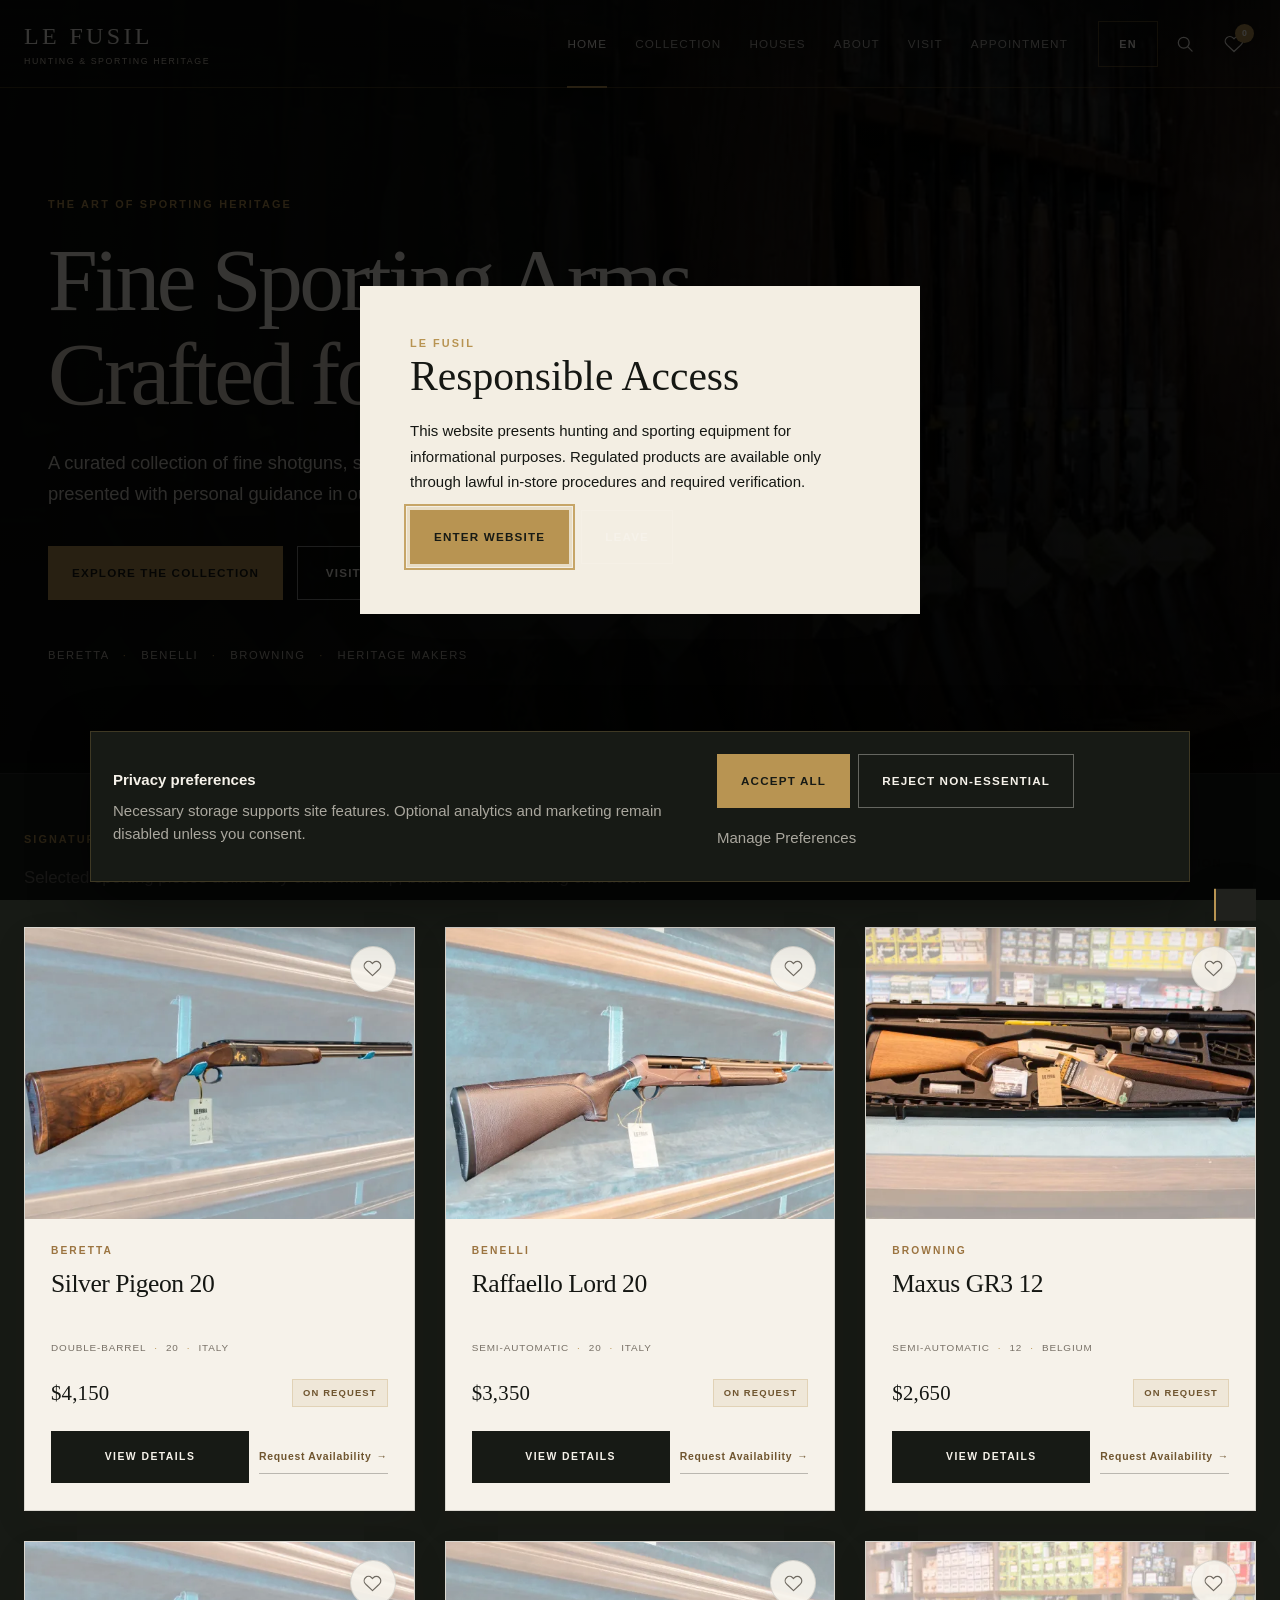
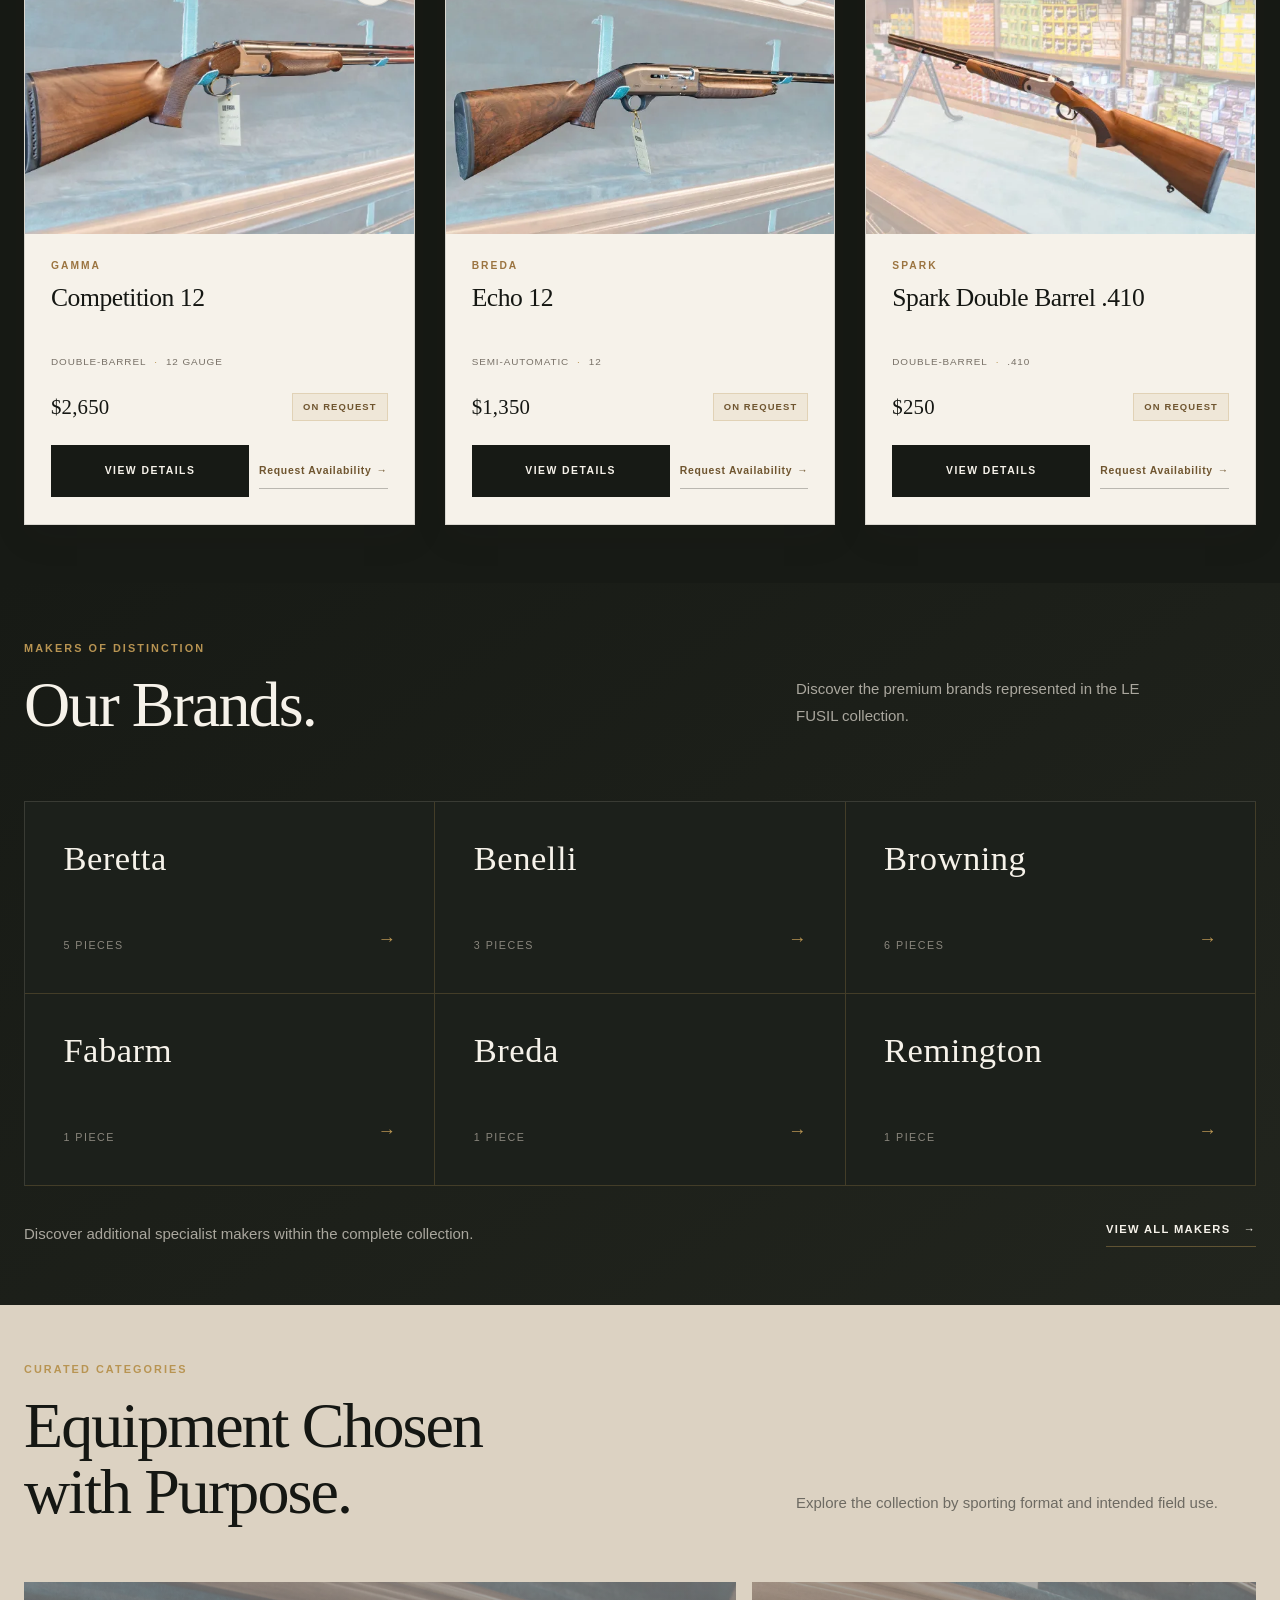
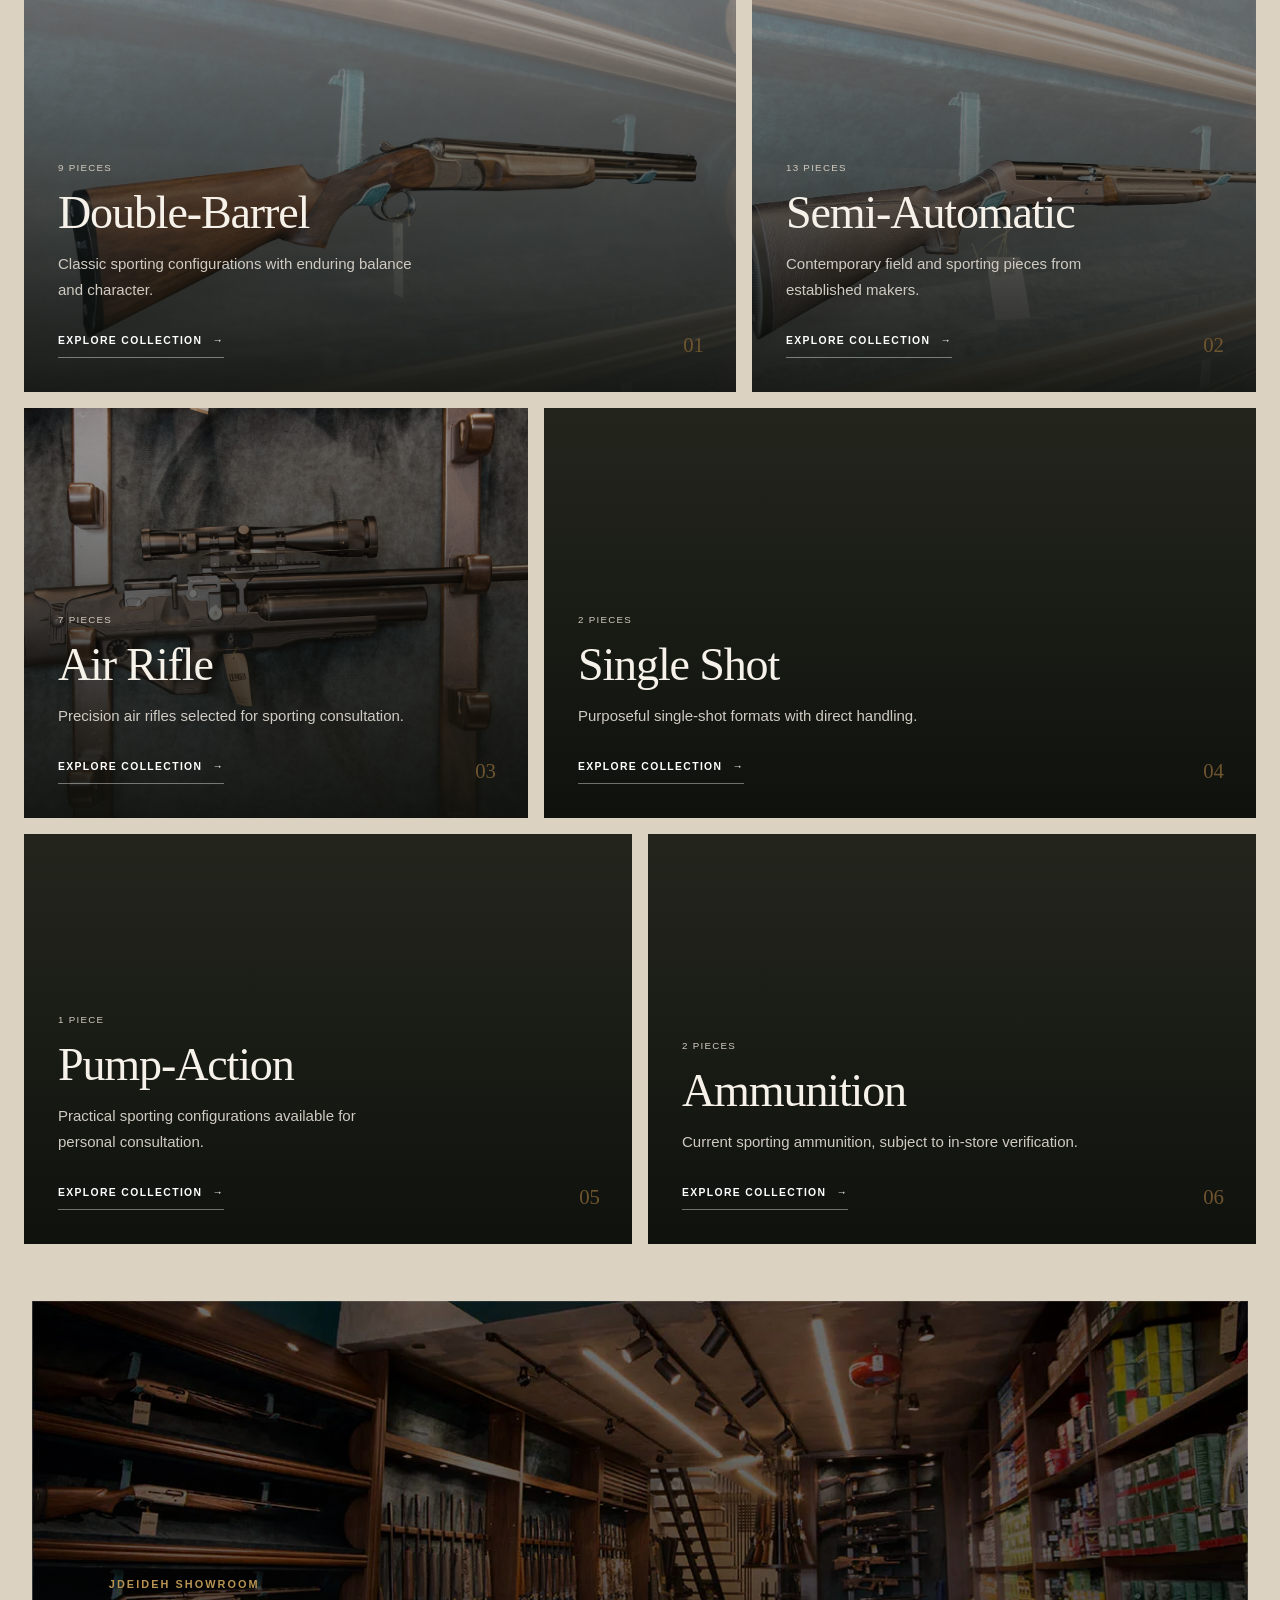
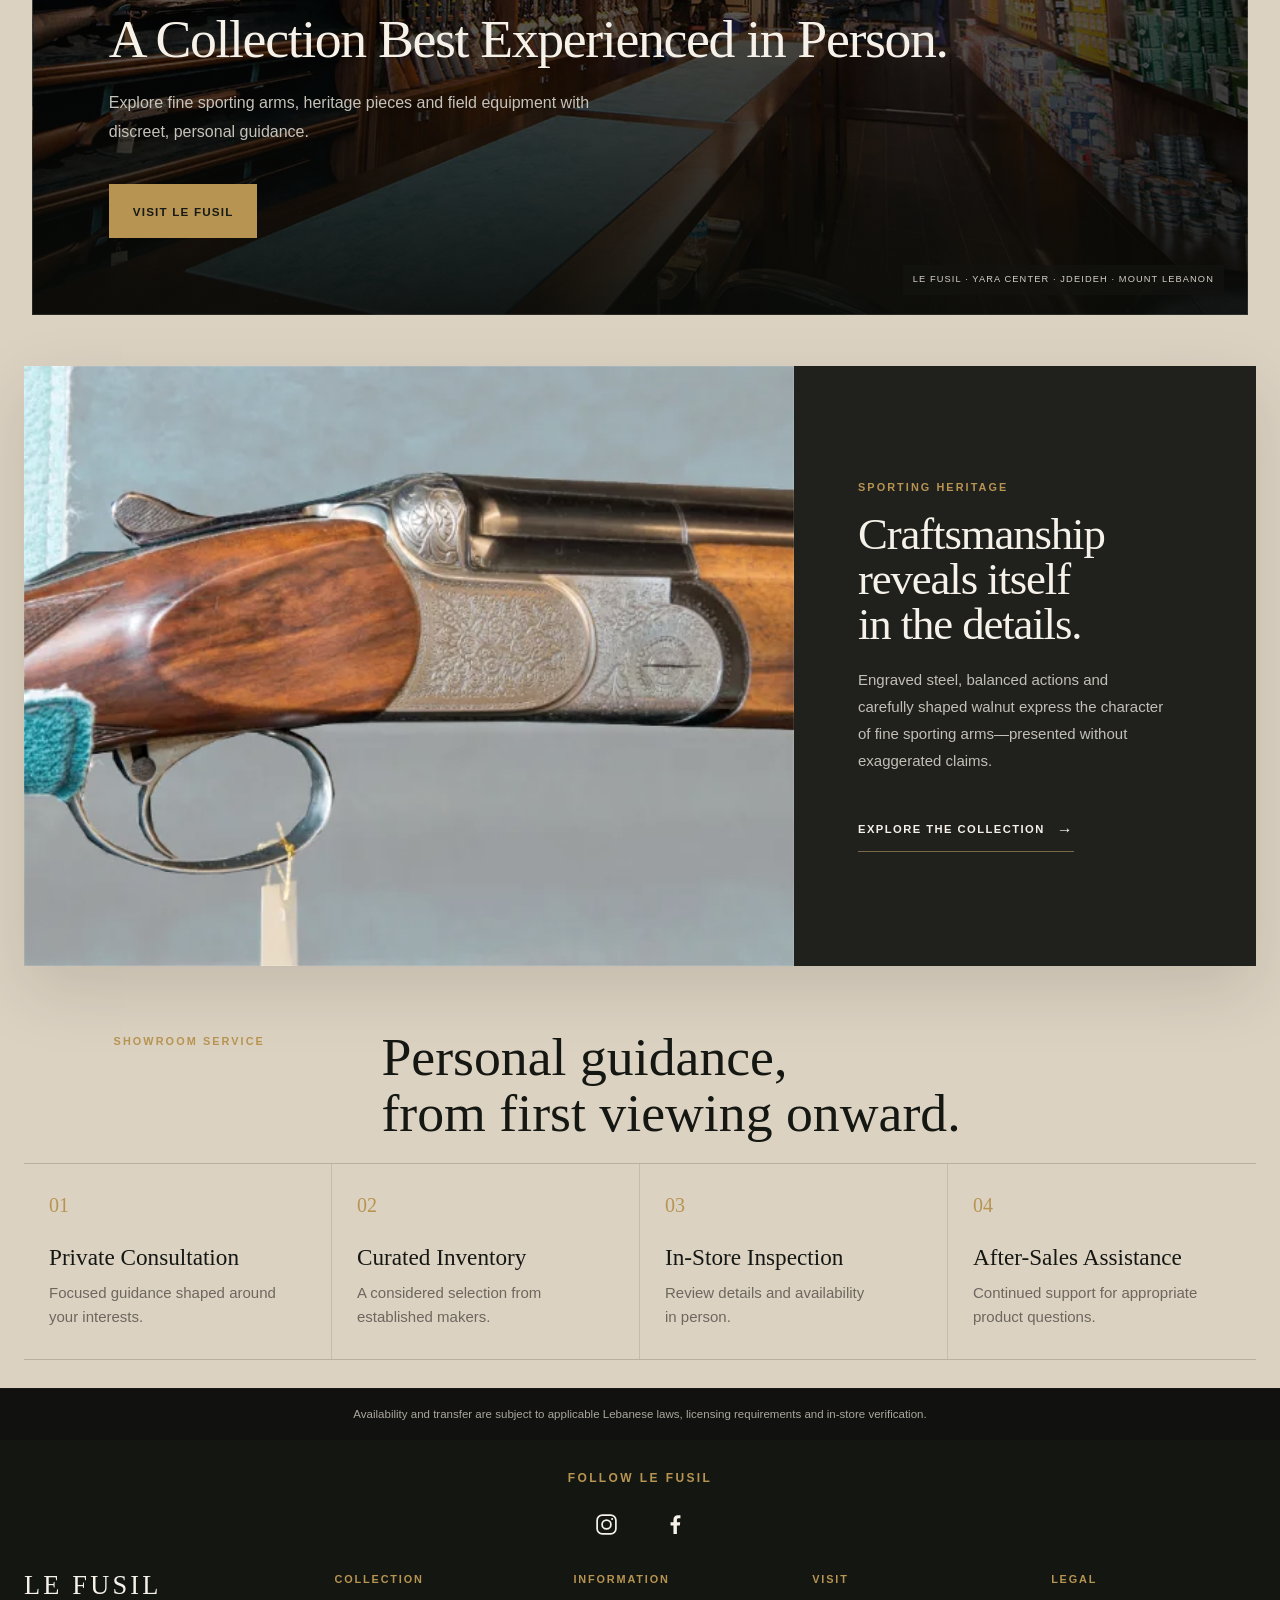
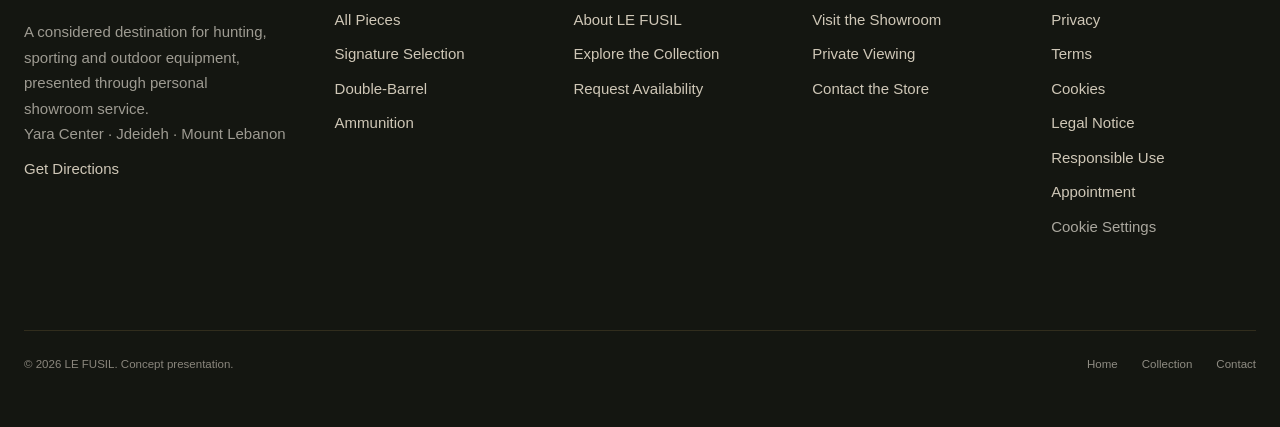
<file: index.html>
<!doctype html>
<html lang="en">
<head>
  <meta charset="utf-8"><meta name="viewport" content="width=device-width,initial-scale=1"><meta name="theme-color" content="#171815"><meta name="color-scheme" content="light dark"><meta name="referrer" content="strict-origin-when-cross-origin">
  <title>Premium Sporting Arms &amp; Showroom | LE FUSIL</title><meta name="description" content="Explore LE FUSIL's curated collection of sporting arms and outdoor equipment, presented with personal guidance in its Jdeideh showroom.">
  <link rel="canonical" href="https://tabanji.github.io/le-fusil-redesign/"><meta property="og:title" content="Premium Sporting Arms &amp; Showroom | LE FUSIL"><meta property="og:description" content="A curated collection of sporting arms and outdoor equipment, presented with personal showroom guidance."><meta property="og:type" content="website"><meta property="og:url" content="https://tabanji.github.io/le-fusil-redesign/"><meta property="og:image" content="https://tabanji.github.io/le-fusil-redesign/assets/images/showroom/le-fusil-collection-wall.jpg"><meta property="og:image:width" content="1240"><meta property="og:image:height" content="626"><meta property="og:image:alt" content="Fine sporting arms displayed at the LE FUSIL showroom">
  <meta name="twitter:card" content="summary_large_image"><meta name="twitter:title" content="Premium Sporting Arms &amp; Showroom | LE FUSIL"><meta name="twitter:description" content="A curated collection of sporting arms and outdoor equipment, presented with personal showroom guidance."><meta name="twitter:image" content="https://tabanji.github.io/le-fusil-redesign/assets/images/showroom/le-fusil-collection-wall.jpg">
  <link rel="preload" as="image" href="assets/images/showroom/optimized/le-fusil-collection-wall-1240.webp" type="image/webp" fetchpriority="high">
  <link rel="icon" href="assets/icons/favicon.svg" type="image/svg+xml"><link rel="icon" href="assets/icons/favicon-32x32.png" sizes="32x32" type="image/png"><link rel="apple-touch-icon" href="assets/icons/apple-touch-icon.png"><link rel="manifest" href="manifest.webmanifest">
  <link rel="stylesheet" href="css/global.css"><link rel="stylesheet" href="css/index.css"><link rel="stylesheet" href="css/responsive.css"><link rel="stylesheet" href="css/homepage-redesign.css"><script src="data/translations/homepage.js"></script>
  <script type="application/ld+json">{"@context":"https://schema.org","@graph":[{"@type":"WebSite","@id":"https://tabanji.github.io/le-fusil-redesign/#website","name":"LE FUSIL","url":"https://tabanji.github.io/le-fusil-redesign/","description":"A curated collection of sporting arms and outdoor equipment, presented with personal showroom guidance."},{"@type":"Organization","@id":"https://tabanji.github.io/le-fusil-redesign/#organization","name":"LE FUSIL","url":"https://tabanji.github.io/le-fusil-redesign/","logo":"https://tabanji.github.io/le-fusil-redesign/assets/icons/favicon.svg","image":"https://tabanji.github.io/le-fusil-redesign/assets/images/showroom/le-fusil-showroom-interior.jpg"}]}</script>
</head>
<body class="home-page">
  <a class="skip-link" href="#main">Skip to content</a><div id="siteHeader"></div>
  <main id="main">
    <section class="heritage-hero" aria-labelledby="hero-title">
      <picture class="heritage-hero-media" aria-hidden="true"><source type="image/webp" media="(max-width:700px)" srcset="assets/images/showroom/optimized/le-fusil-collection-wall-640.webp"><source type="image/webp" srcset="assets/images/showroom/optimized/le-fusil-collection-wall-1240.webp"><img src="assets/images/showroom/le-fusil-collection-wall.jpg" width="1240" height="626" alt="" fetchpriority="high" decoding="async"></picture>
      <div class="heritage-hero-overlay" aria-hidden="true"></div>
      <div class="container heritage-hero-copy"><div class="eyebrow">The Art of Sporting Heritage</div><h1 id="hero-title">Fine Sporting Arms.<br><span>Crafted for Generations.</span></h1><p>A curated collection of fine shotguns, sporting rifles and field equipment, presented with personal guidance in our Jdeideh showroom.</p><div class="actions"><a class="btn" href="shop.html">Explore the Collection</a><a class="btn btn-outline" href="contact.html">Visit the Showroom</a></div><div class="makers-line">Beretta <i>·</i> Benelli <i>·</i> Browning <i>·</i> Heritage Makers</div></div>
    </section>

    <section class="section signature-section" aria-labelledby="signature-title"><div class="container"><div class="signature-heading"><div class="signature-heading-copy"><div class="eyebrow">Signature Collection</div><h2 class="section-title" id="signature-title">Crafted for Generations.</h2><p>Selected sporting pieces defined by craftsmanship, balance and enduring character.</p></div><a class="collection-link" href="shop.html">View Entire Collection <span aria-hidden="true">→</span></a></div><div class="products-grid" id="featuredProducts"></div></div></section>

    <section class="section houses-section" aria-labelledby="houses-title"><div class="container"><div class="editorial-heading"><div><div class="eyebrow">Makers of Distinction</div><h2 class="section-title" id="houses-title">Our Brands.</h2></div><p>Discover the premium brands represented in the LE FUSIL collection.</p></div><div class="houses-grid" id="brandGrid"></div><div class="houses-footer"><p>Discover additional specialist makers within the complete collection.</p><a class="houses-all-link" href="shop.html">View All Makers <span aria-hidden="true">→</span></a></div></div></section>

    <section class="section curated-categories" aria-labelledby="categories-title"><div class="container"><div class="editorial-heading"><div><div class="eyebrow">Curated Categories</div><h2 class="section-title" id="categories-title">Equipment Chosen with Purpose.</h2></div><p>Explore the collection by sporting format and intended field use.</p></div><div class="category-editorial-grid" id="categoryGrid"></div></div></section>

    <section class="showroom-editorial" aria-labelledby="showroom-title"><figure class="showroom-editorial-media reveal"><picture><source type="image/webp" srcset="assets/images/showroom/optimized/le-fusil-showroom-interior-1240.webp"><img src="assets/images/showroom/le-fusil-showroom-interior.jpg" width="1240" height="626" loading="lazy" decoding="async" alt="Interior of the LE FUSIL sporting arms showroom in Jdeideh"></picture><figcaption>LE FUSIL · Yara Center · Jdeideh · Mount Lebanon</figcaption></figure><div class="showroom-editorial-copy reveal"><div class="eyebrow">Jdeideh Showroom</div><h2 id="showroom-title">A Collection Best Experienced in Person.</h2><p>Explore fine sporting arms, heritage pieces and field equipment with discreet, personal guidance.</p><div class="editorial-actions"><a class="btn" href="contact.html">Visit LE FUSIL</a></div></div></section>

    <section class="section collection-editorial" aria-labelledby="heritage-title"><div class="container"><div class="collection-editorial-frame reveal"><div class="collection-editorial-image"><picture><source type="image/webp" srcset="assets/images/products/gamba-bohler-steel-12/optimized/gamba-bohler-steel-12-03-original-640.webp 640w, assets/images/products/gamba-bohler-steel-12/optimized/gamba-bohler-steel-12-03-original-1600.webp 1600w" sizes="(max-width:800px) calc(100vw - 40px),58vw"><img src="assets/images/products/gamba-bohler-steel-12/gamba-bohler-steel-12-03-original.jpg" width="1600" height="1067" loading="lazy" decoding="async" alt="Engraved receiver and walnut stock detail"></picture></div><div class="collection-editorial-copy"><div class="eyebrow">Sporting Heritage</div><h2 id="heritage-title">Craftsmanship reveals itself in the details.</h2><p>Engraved steel, balanced actions and carefully shaped walnut express the character of fine sporting arms—presented without exaggerated claims.</p><a class="editorial-link editorial-link-light" href="shop.html">Explore the Collection <span aria-hidden="true">→</span></a></div></div></div></section>

    <section class="benefits-block" aria-labelledby="services-title"><div class="container"><div class="benefits-heading"><div class="eyebrow">Showroom Service</div><h2 id="services-title"><span data-i18n="Personal guidance,">Personal guidance,</span> <span data-i18n="from first viewing onward.">from first viewing onward.</span></h2></div><div class="benefits-grid"><article><span>01</span><h3>Private Consultation</h3><p>Focused guidance shaped around your interests.</p></article><article><span>02</span><h3>Curated Inventory</h3><p>A considered selection from established makers.</p></article><article><span>03</span><h3>In-Store Inspection</h3><p>Review details and availability in person.</p></article><article><span>04</span><h3>After-Sales Assistance</h3><p>Continued support for appropriate product questions.</p></article></div></div></section>

  </main>
  <div id="siteFooter"></div>
  <script defer src="data/products.js"></script><script defer src="data/homepage-config.js"></script><script defer src="js/site-config.js"></script><script defer src="data/translations/en.js"></script><script defer src="data/translations/ar.js"></script><script defer src="data/translations/fr.js"></script><script defer src="data/translations/homepage.js"></script><script defer src="js/locale-router.js"></script><script defer src="js/components.js"></script><script defer src="js/global.js"></script><script defer src="js/index.js"></script><script defer src="js/i18n.js"></script><script defer src="js/seo-localization.js"></script><script defer src="js/consent-manager.js"></script><script defer src="js/analytics-events.js"></script>
</body></html>
</file>
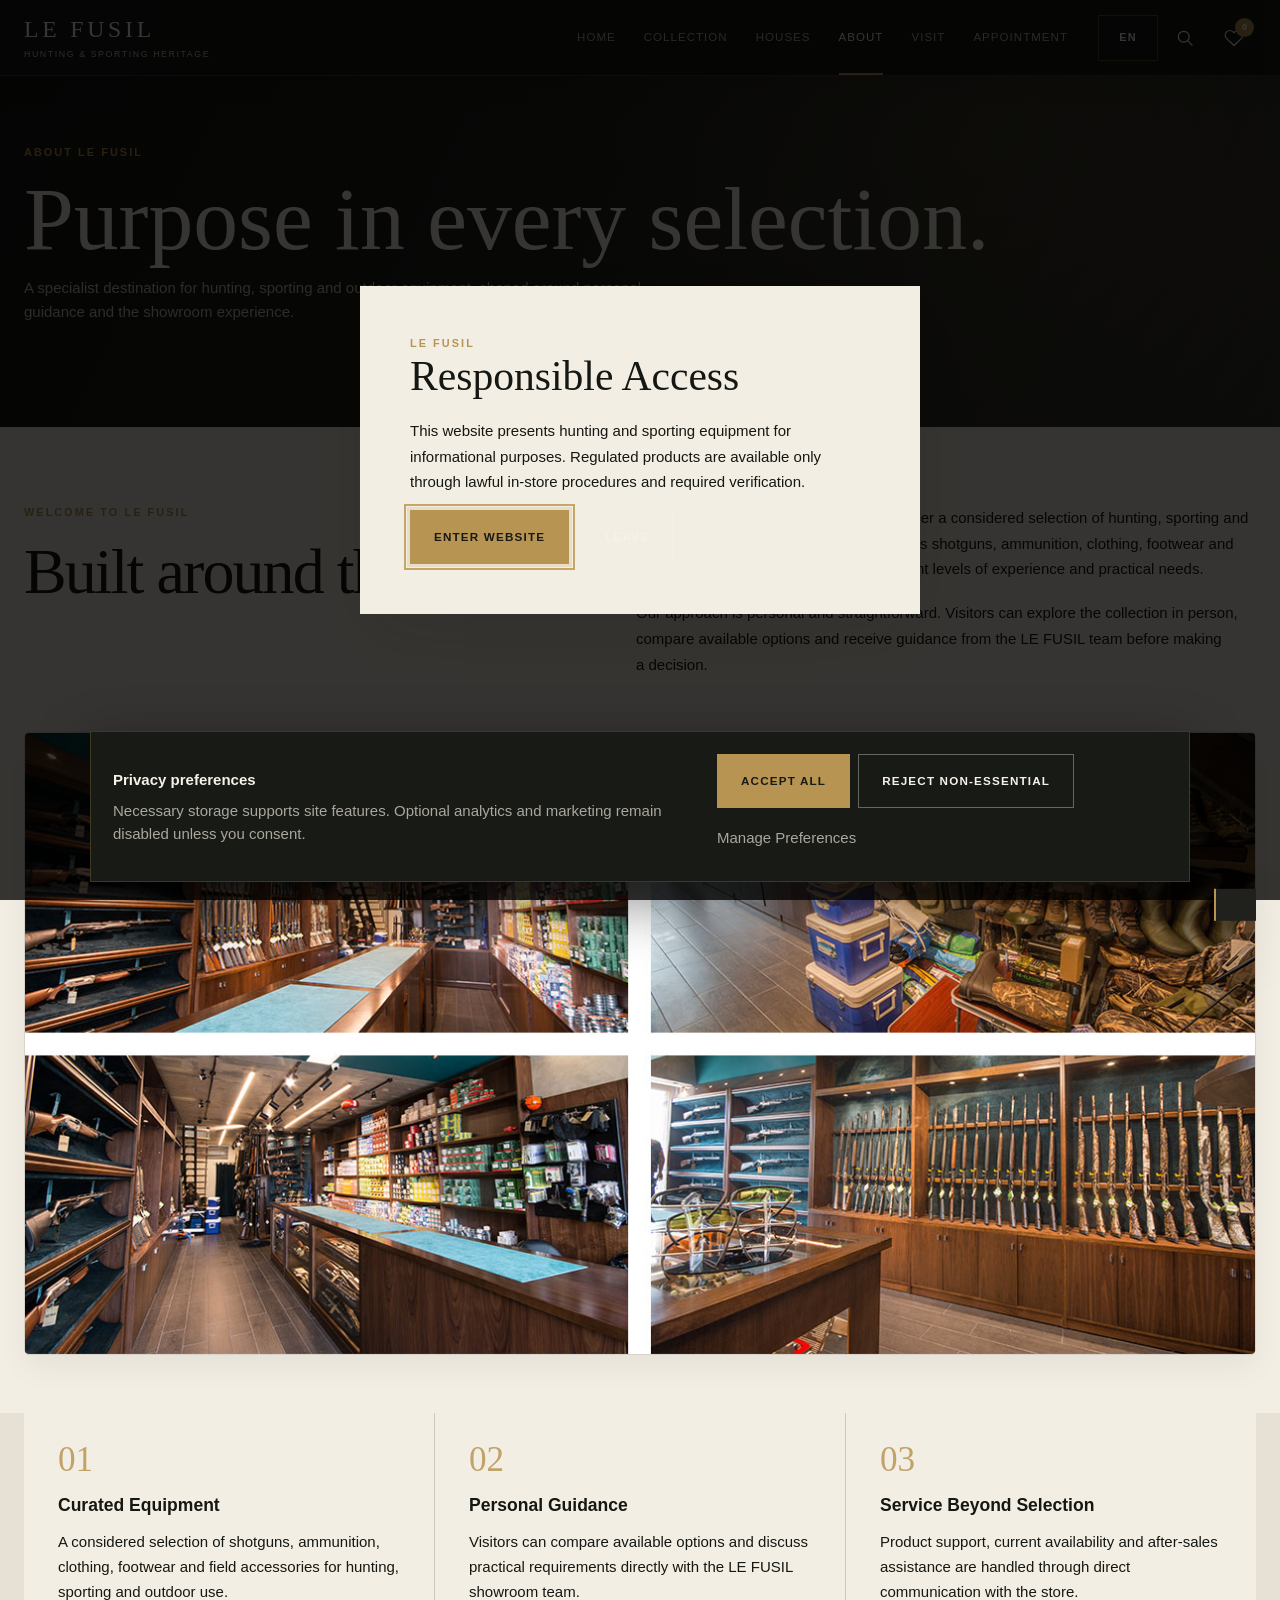
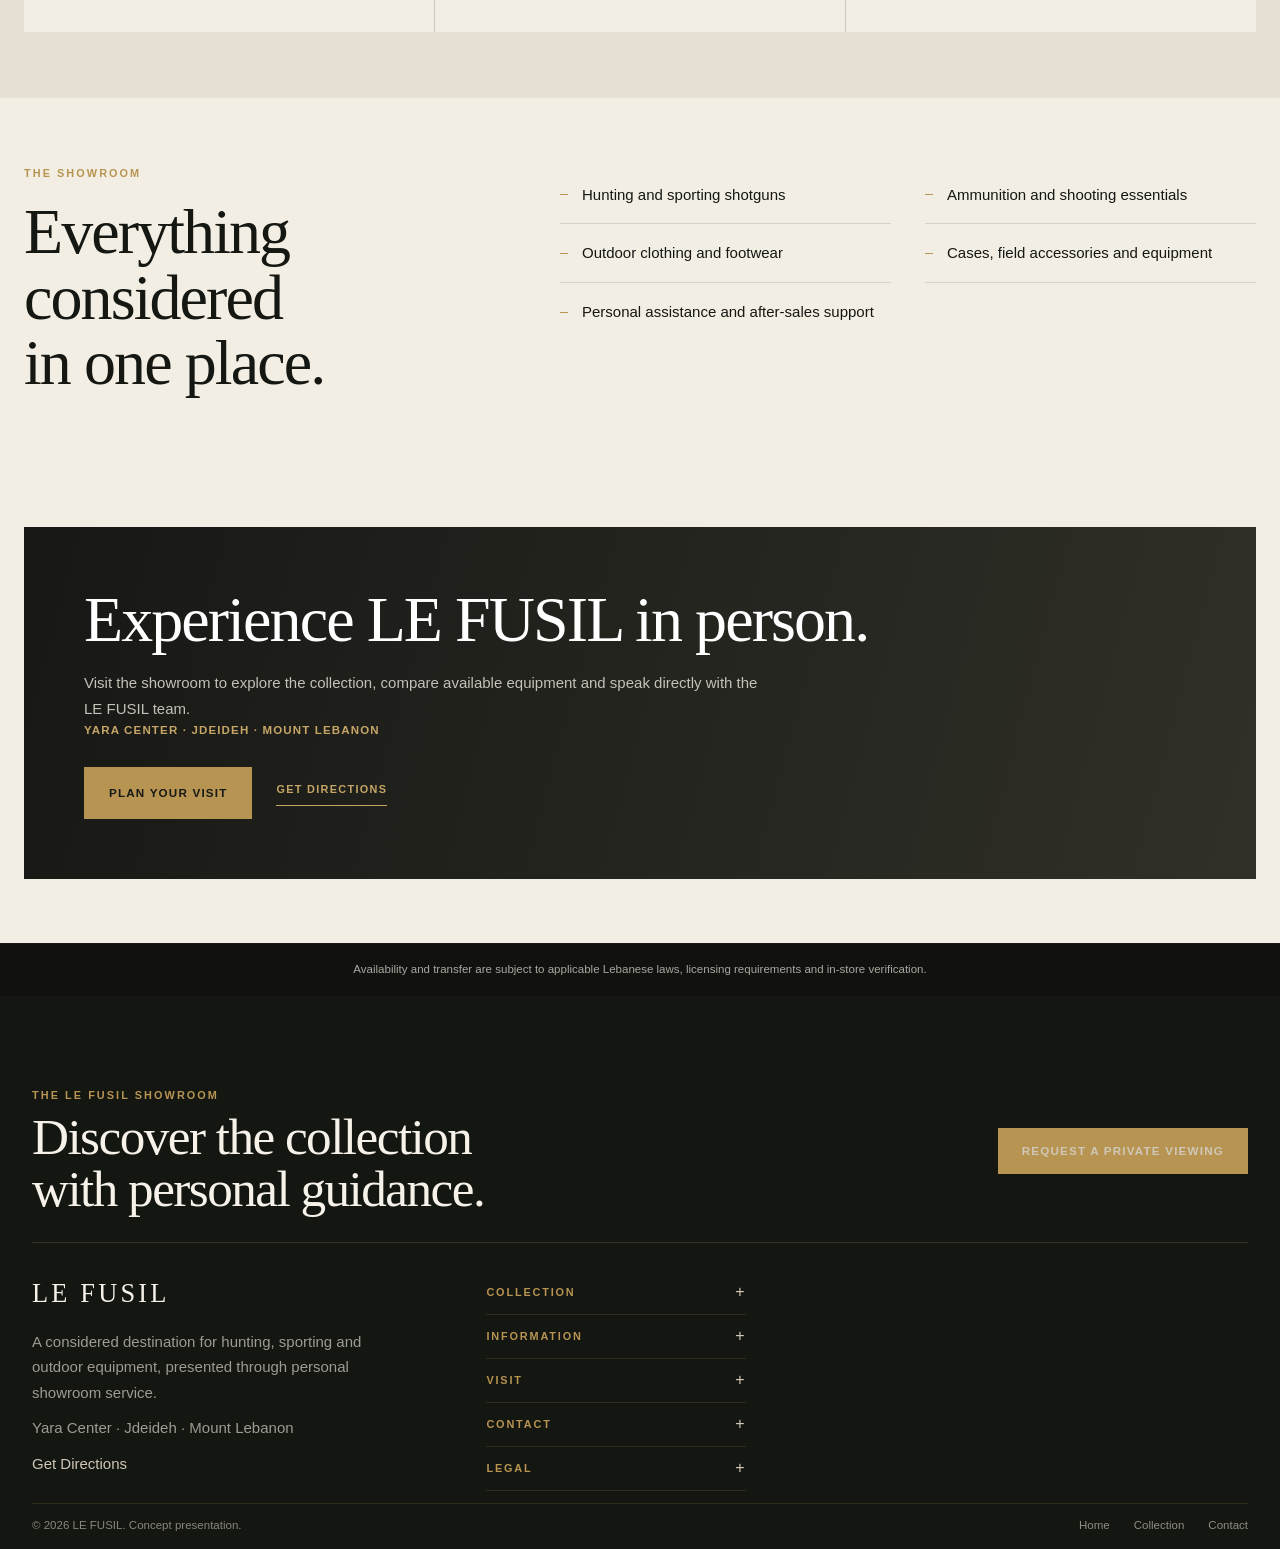
<file: about.html>
<!doctype html>
<html lang="en" class="inner">
<head>
  <meta charset="utf-8">
  <meta name="viewport" content="width=device-width,initial-scale=1">
  <meta name="theme-color" content="#171815">
  <meta name="color-scheme" content="light dark">
  <meta name="referrer" content="strict-origin-when-cross-origin">
  <title>About the Showroom | LE FUSIL</title>
  <meta name="description" content="Learn about the LE FUSIL approach to sporting arms, outdoor equipment, personal guidance and responsible showroom service.">
  <link rel="canonical" href="https://tabanji.github.io/le-fusil-redesign/about.html">
  <meta property="og:title" content="About the Showroom | LE FUSIL">
  <meta property="og:description" content="Discover the LE FUSIL approach to sporting arms, outdoor equipment and personal showroom guidance.">
  <meta property="og:type" content="website">
  <meta property="og:url" content="https://tabanji.github.io/le-fusil-redesign/about.html">
  <meta property="og:image" content="https://tabanji.github.io/le-fusil-redesign/assets/aboutus.jpg">
  <meta property="og:image:width" content="1240">
  <meta property="og:image:height" content="626">
  <meta property="og:image:alt" content="Interior views of the LE FUSIL showroom in Lebanon">
  <meta name="twitter:card" content="summary_large_image">
  <meta name="twitter:title" content="About the Showroom | LE FUSIL">
  <meta name="twitter:description" content="Discover the LE FUSIL approach to sporting arms, outdoor equipment and personal showroom guidance.">
  <meta name="twitter:image" content="https://tabanji.github.io/le-fusil-redesign/assets/aboutus.jpg">
  <link rel="icon" href="assets/icons/favicon.svg" type="image/svg+xml">
  <link rel="icon" href="assets/icons/favicon-32x32.png" sizes="32x32" type="image/png">
  <link rel="apple-touch-icon" href="assets/icons/apple-touch-icon.png">
  <link rel="manifest" href="manifest.webmanifest">
  <link rel="stylesheet" href="css/global.css">
  <link rel="stylesheet" href="css/index.css">
  <link rel="stylesheet" href="css/responsive.css">
  <link rel="stylesheet" href="css/about.css">
  <link rel="stylesheet" href="css/footer-accordion.css?v=20260805">
  <script type="application/ld+json">{"@context":"https://schema.org","@type":"BreadcrumbList","itemListElement":[{"@type":"ListItem","position":1,"name":"Home","item":"https://tabanji.github.io/le-fusil-redesign/"},{"@type":"ListItem","position":2,"name":"About","item":"https://tabanji.github.io/le-fusil-redesign/about.html"}]}</script>
</head>
<body class="about-page">
  <a class="skip-link" href="#main">Skip to content</a>
  <div id="siteHeader"></div>
  <main id="main">
    <section class="page-hero about-hero">
      <div class="container">
        <div class="eyebrow">About LE FUSIL</div>
        <h1>Purpose in every selection.</h1>
        <p>A specialist destination for hunting, sporting and outdoor equipment, shaped around personal guidance and the showroom experience.</p>
      </div>
    </section>

    <section class="section about-approach">
      <div class="container content-grid">
        <div>
          <div class="eyebrow">Welcome to LE FUSIL</div>
          <h2 class="section-title">Built around the field.</h2>
        </div>
        <div class="about-intro-copy">
          <p>Based in Lebanon, LE FUSIL brings together a considered selection of hunting, sporting and outdoor equipment. The showroom includes shotguns, ammunition, clothing, footwear and field accessories chosen to support different levels of experience and practical needs.</p>
          <p>Our approach is personal and straightforward. Visitors can explore the collection in person, compare available options and receive guidance from the LE FUSIL team before making a decision.</p>
        </div>
      </div>
    </section>

    <figure class="about-showroom-media container">
      <img src="assets/aboutus.jpg" width="1240" height="626" loading="lazy" alt="Interior views of the LE FUSIL showroom in Lebanon">
    </figure>

    <section class="section about-services">
      <div class="container services">
        <article class="service"><b>01</b><h3>Curated Equipment</h3><p>A considered selection of shotguns, ammunition, clothing, footwear and field accessories for hunting, sporting and outdoor use.</p></article>
        <article class="service"><b>02</b><h3>Personal Guidance</h3><p>Visitors can compare available options and discuss practical requirements directly with the LE FUSIL showroom team.</p></article>
        <article class="service"><b>03</b><h3>Service Beyond Selection</h3><p>Product support, current availability and after-sales assistance are handled through direct communication with the store.</p></article>
      </div>
    </section>

    <section class="section about-find">
      <div class="container about-find-layout">
        <div>
          <div class="eyebrow">The Showroom</div>
          <h2 class="section-title">Everything considered in one place.</h2>
        </div>
        <ul class="about-find-grid">
          <li>Hunting and sporting shotguns</li>
          <li>Ammunition and shooting essentials</li>
          <li>Outdoor clothing and footwear</li>
          <li>Cases, field accessories and equipment</li>
          <li>Personal assistance and after-sales support</li>
        </ul>
      </div>
    </section>

    <section class="section about-visit">
      <div class="container showroom">
        <h2 class="section-title">Experience LE FUSIL in person.</h2>
        <p>Visit the showroom to explore the collection, compare available equipment and speak directly with the LE FUSIL team.</p>
        <p class="about-visit-location">Yara Center · Jdeideh · Mount Lebanon</p>
        <div class="about-visit-actions">
          <a class="btn" href="contact.html">Plan Your Visit</a>
          <a class="about-directions" href="https://maps.app.goo.gl/xrJriSbqmPkV41an8?g_st=ac" target="_blank" rel="noopener noreferrer">Get Directions</a>
        </div>
      </div>
    </section>
  </main>
  <div id="siteFooter"></div>
  <script defer src="data/products.js"></script>
  <script defer src="js/site-config.js"></script>
  <script defer src="data/translations/en.js"></script>
  <script defer src="data/translations/ar.js"></script>
  <script defer src="data/translations/fr.js"></script>
  <script defer src="js/locale-router.js"></script>
  <script defer src="js/components.js"></script>
  <script defer src="js/global.js"></script>
  <script defer src="js/i18n.js"></script>
  <script defer src="js/footer-accordion.js?v=20260805"></script>
  <script defer src="js/seo-localization.js"></script>
  <script defer src="js/consent-manager.js"></script>
  <script defer src="js/analytics-events.js"></script>
  <script defer src="js/about.js"></script>
</body>
</html>
</file>
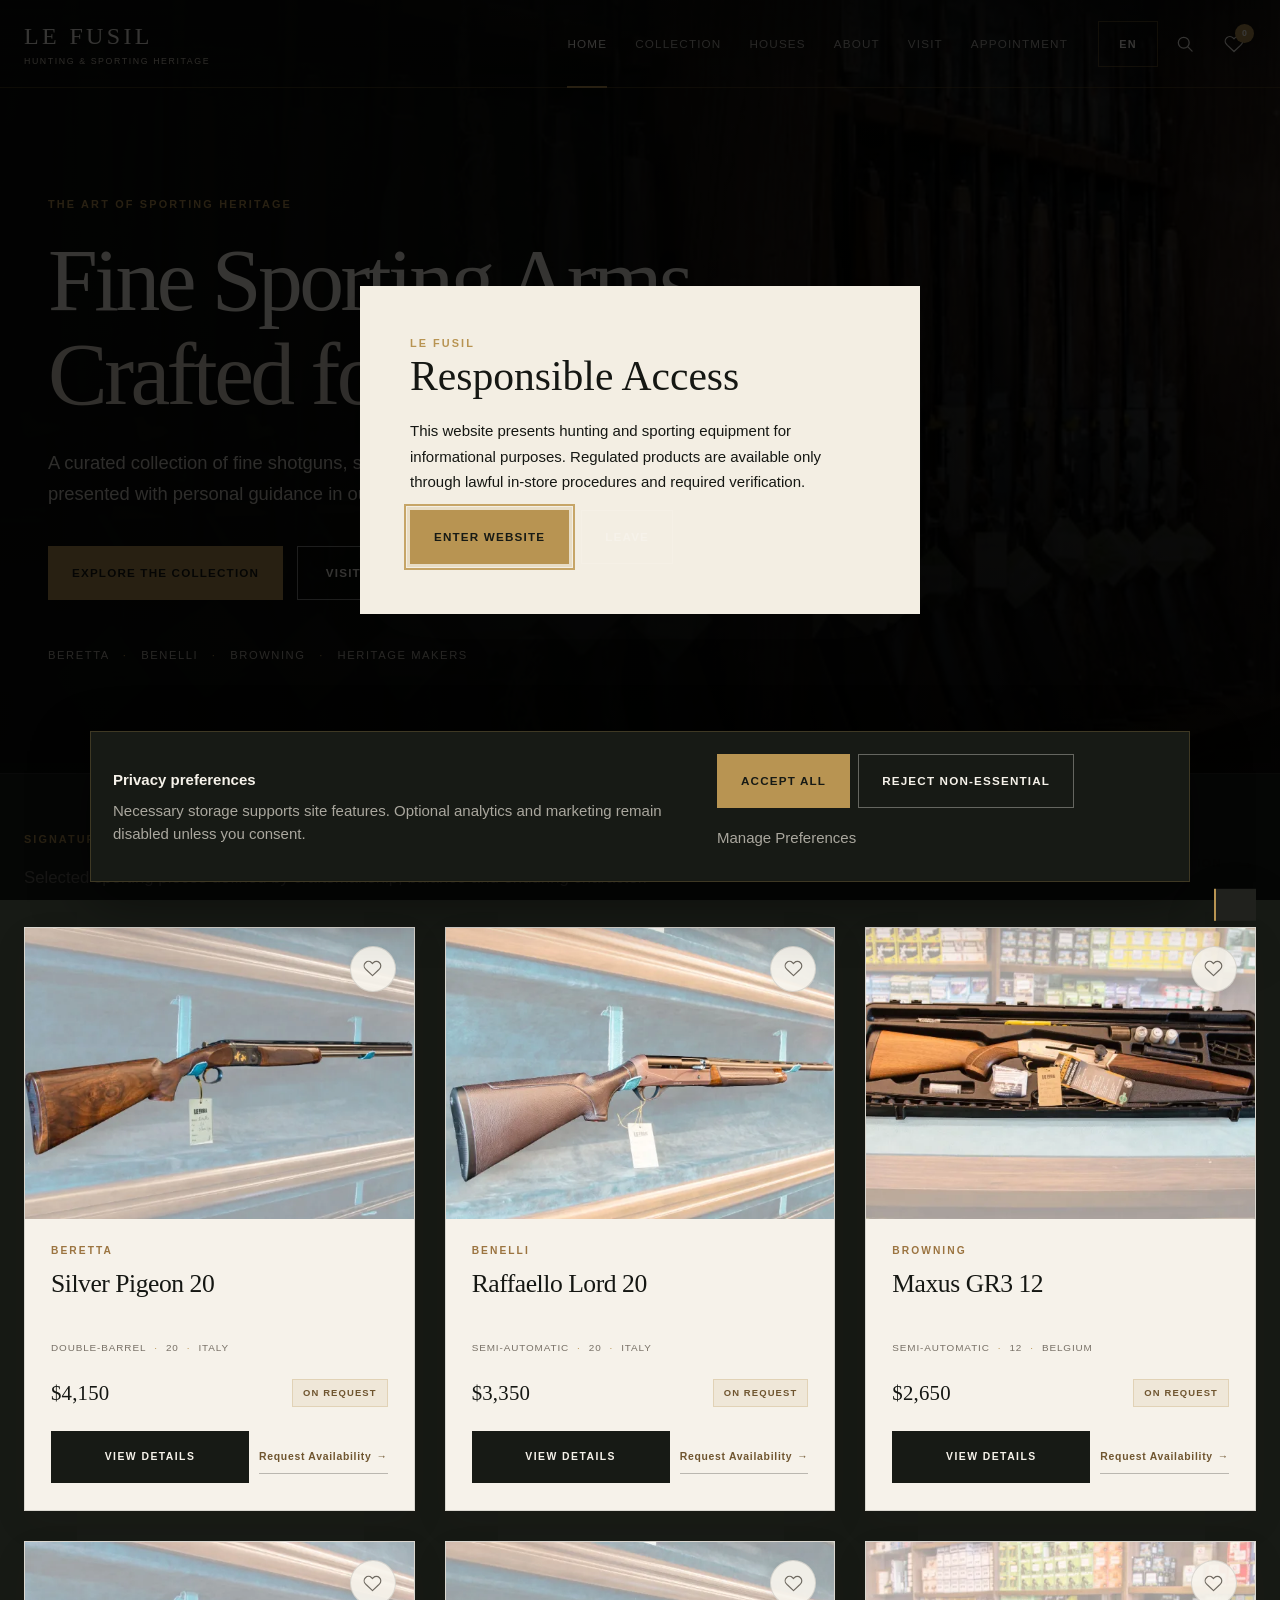
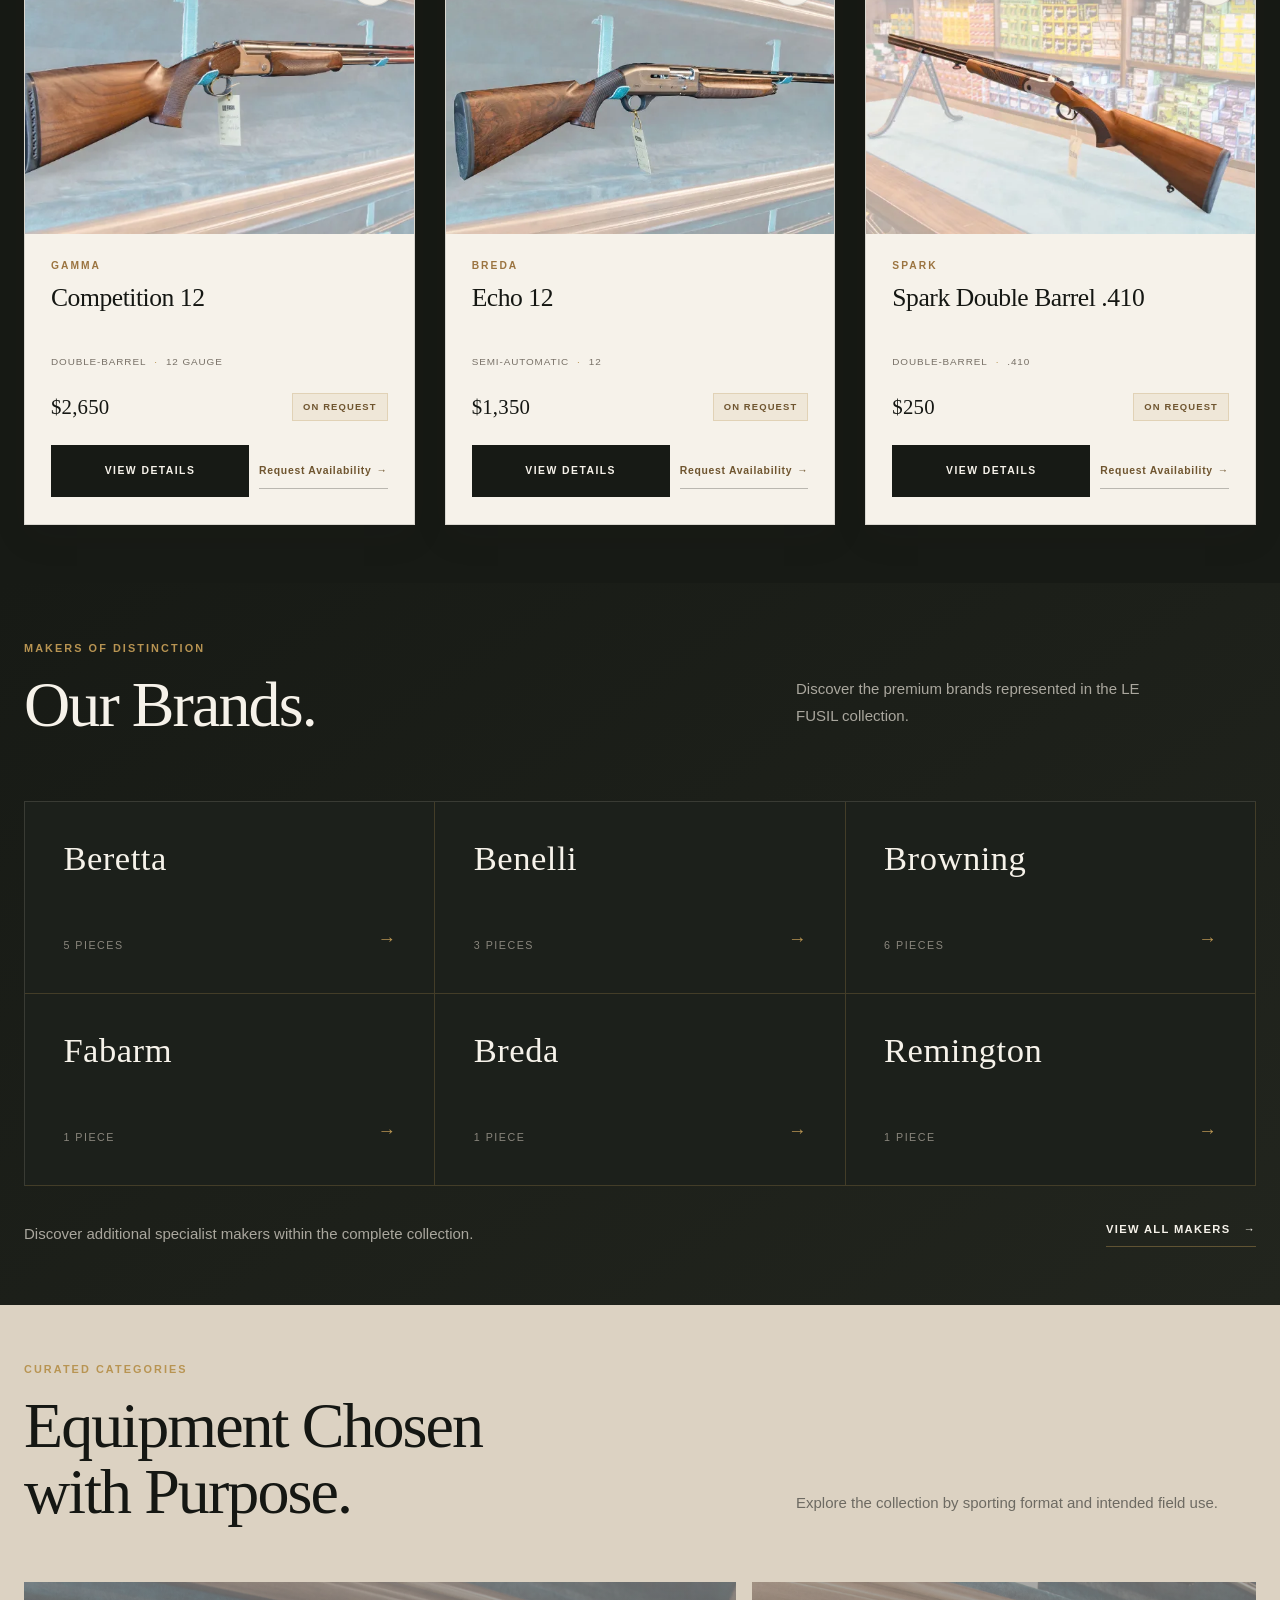
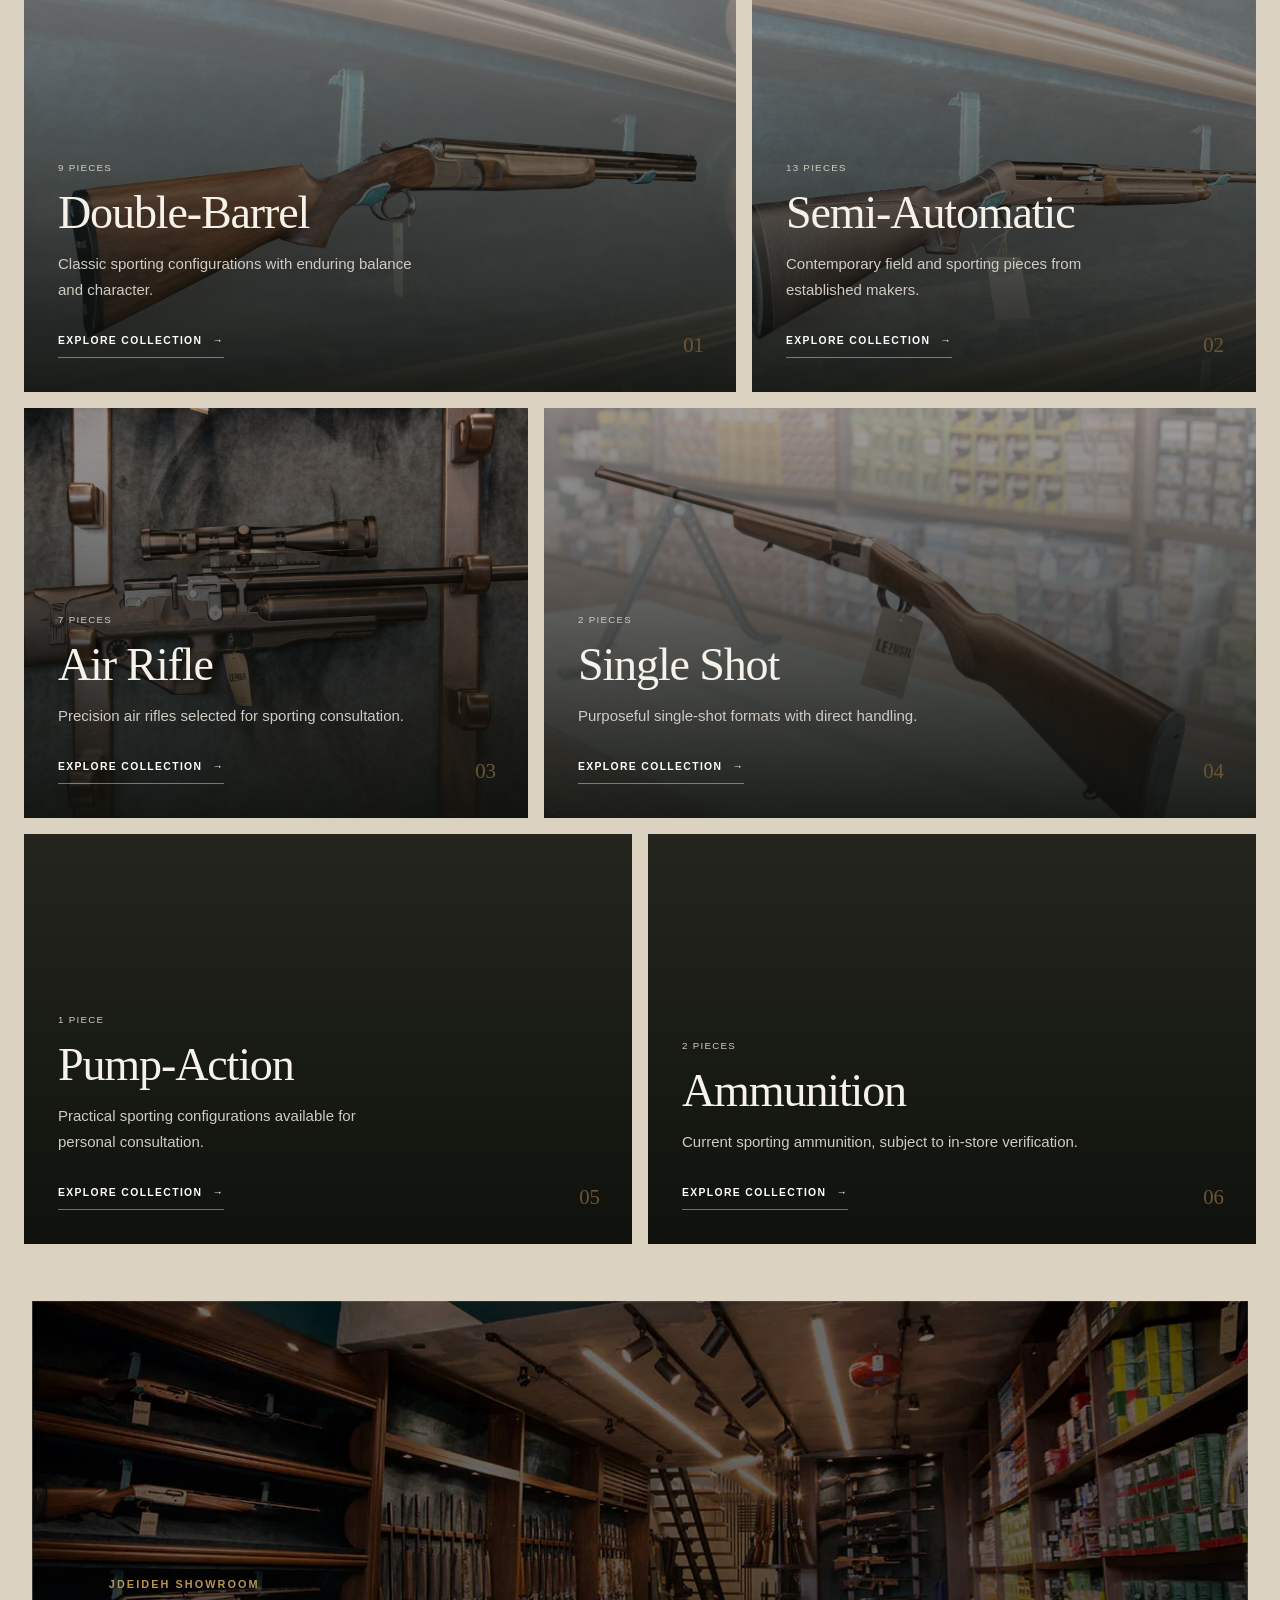
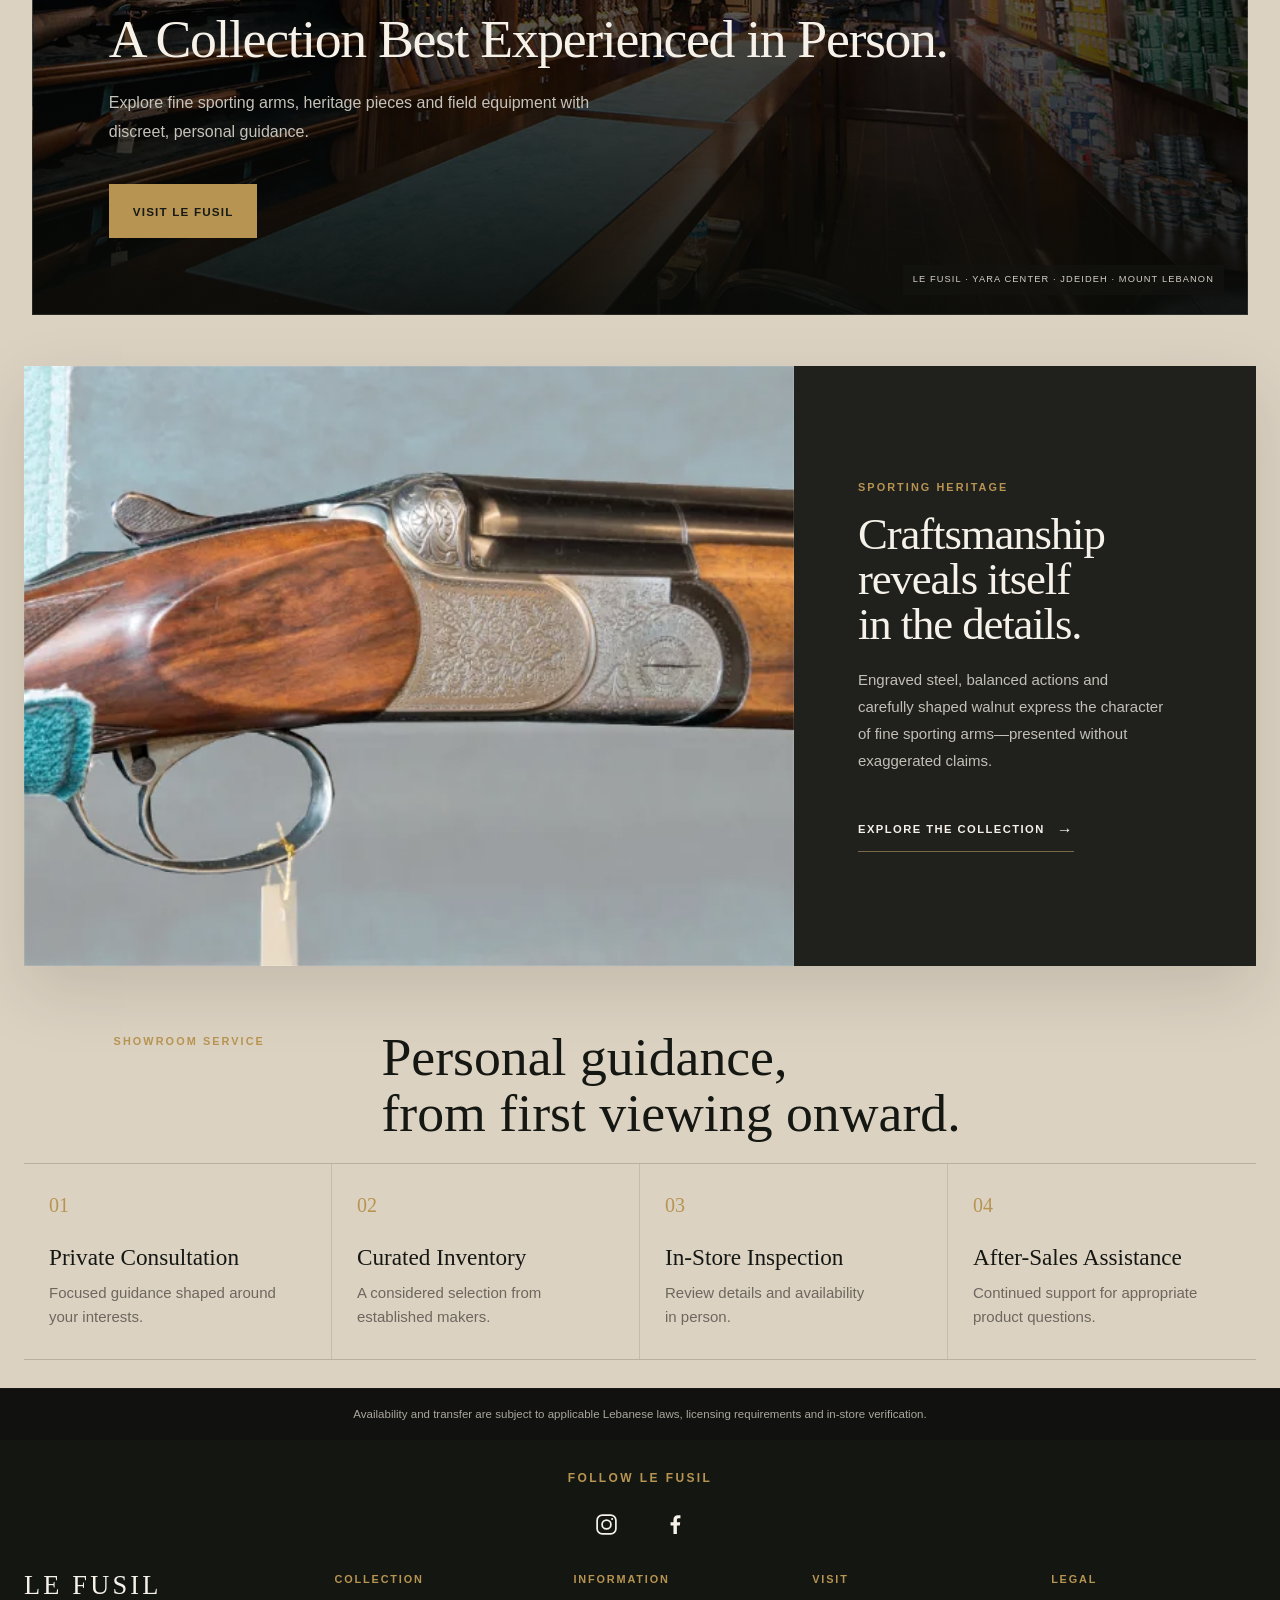
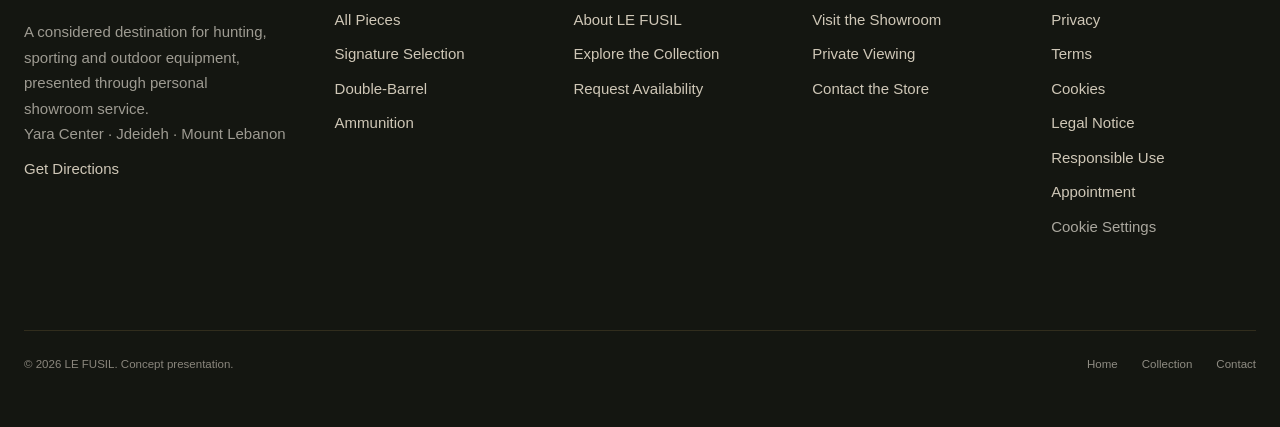
<file: admin.html>
<!doctype html>
<html lang="en">
<head>
  <meta charset="utf-8"><meta name="viewport" content="width=device-width,initial-scale=1"><meta name="robots" content="noindex, nofollow, noarchive"><meta name="theme-color" content="#141512"><meta name="color-scheme" content="dark">
  <title>LE FUSIL Admin Demo</title>
  <link rel="icon" href="assets/icons/favicon.svg" type="image/svg+xml"><link rel="stylesheet" href="css/admin.css"><link rel="stylesheet" href="css/admin-media.css"><link rel="stylesheet" href="css/admin-crm.css"><link rel="stylesheet" href="css/auth.css?v=20260809-1">
</head>
<body>
  <a class="skip-link" href="#adminMain">Skip to dashboard</a>
  <section class="access-screen" id="accessScreen" aria-labelledby="accessTitle">
    <div class="access-panel"><div class="admin-brand"><span>LE FUSIL</span><small>Catalog Administration</small></div><p class="overline">Secure Account Access</p><h1 id="accessTitle">Sign In.</h1><p class="access-copy">Use your LE FUSIL account. Management access is granted by your database-backed role.</p>
      <form id="loginForm" data-auth-form novalidate><label>Email<input type="email" name="email" autocomplete="username" required></label><label>Password<input type="password" name="password" autocomplete="current-password" required></label><button class="admin-button primary" type="submit">Sign In</button><a class="account-forgot" href="contact.html">Forgot password?</a><p class="form-message" id="loginMessage" data-auth-message role="alert" aria-live="assertive"></p><p class="auth-unavailable" data-auth-unavailable hidden>Authentication is not configured yet.</p></form>
    </div>
  </section>
  <div class="admin-app" id="adminApp" hidden>
    <div class="drawer-backdrop" id="drawerBackdrop" hidden></div>
    <aside class="admin-sidebar" id="adminSidebar" aria-label="Administration navigation"><div class="sidebar-head"><div class="admin-brand"><span>LE FUSIL</span><small>Administration Demo</small></div><button class="icon-button sidebar-close" id="closeSidebar" type="button" aria-label="Close navigation">×</button></div><nav><button data-view="overview" class="active">Dashboard</button><button data-view="products">Collection</button><button id="sidebarAddProduct" type="button">Add Piece</button><button id="sidebarMakers" type="button">Makers</button><button data-view="inquiries">Appointments <span class="nav-count" id="inquiryNavCount">0</span></button><button data-view="media">Site Content</button><button data-view="settings">Settings</button><button class="admin-advanced-nav" data-view="crm">Customer CRM</button><button class="admin-advanced-nav" data-view="transfer">Import / Export</button></nav><div class="sidebar-foot"><a href="index.html" target="_blank" rel="noopener">View Website ↗</a><button id="logoutButton" type="button">Log Out</button><p>Local demonstration UI<br>No backend or role-based access</p></div></aside>
    <div class="admin-workspace"><header class="admin-topbar"><div class="mobile-admin-brand" aria-label="LE FUSIL Admin"><strong>LE FUSIL</strong><span>ADMIN</span></div><button class="icon-button menu-button" id="openSidebar" type="button" aria-label="Open navigation" aria-controls="adminSidebar" aria-expanded="false">☰</button><div class="desktop-view-title"><p class="overline" id="viewEyebrow">Dashboard</p><h2 id="viewTitle">Overview</h2></div><div class="topbar-actions"><span class="local-indicator">Local demo</span><button class="admin-button primary" id="addProduct" type="button">Add Product</button></div></header>
      <main id="adminMain" tabindex="-1">
        <section class="admin-view active" data-panel="overview" aria-labelledby="overviewHeading"><div class="mobile-dashboard"><header class="mobile-dashboard-intro"><p class="overline">Admin Dashboard</p><h1>ADMIN DASHBOARD</h1><p>Manage the LE FUSIL collection and showroom content.</p></header><div class="mobile-summary-grid" id="mobileMetrics"></div><section class="mobile-quick-actions" aria-labelledby="quickActionsTitle"><h2 id="quickActionsTitle">Quick Actions</h2><button class="admin-button primary" id="mobileAddProduct" type="button">+ Add New Piece</button><button class="admin-button secondary" id="mobileManageCollection" type="button">Manage Collection</button><button class="admin-button secondary" id="mobileManageMakers" type="button">Manage Makers</button><a class="admin-button secondary" href="index.html" target="_blank" rel="noopener">View Website</a></section><section class="mobile-recent" aria-labelledby="recentPiecesTitle"><div class="mobile-section-head"><h2 id="recentPiecesTitle">Recent Pieces</h2><button type="button" id="mobileViewCollection">View All</button></div><div id="mobileRecentPieces"></div></section></div><div class="desktop-dashboard"><div class="section-heading"><div><p class="overline">Catalog Intelligence</p><h2 id="overviewHeading">Collection overview</h2></div><p>Live calculations from the original catalog plus browser-local demo changes.</p></div><div class="metric-grid" id="metrics"></div><div class="dashboard-grid"><section class="panel"><div class="panel-head"><div><p class="overline">Quality Control</p><h3>Catalog Health</h3></div></div><div id="healthChecks"></div></section><section class="panel"><div class="panel-head"><div><p class="overline">Local activity</p><h3>Audit Log</h3></div><span class="subtle">Latest 20 events</span></div><div id="auditLog"></div><p class="panel-note">This is a local demo log, not a server audit trail.</p></section></div><section class="panel upgrade-panel"><div><p class="overline">Production Upgrade Path</p><h3>From demonstration to operational system.</h3></div><p>Connect a backend such as Supabase, Firebase or a custom API for server authentication, database storage, object storage, roles, server-side validation, backups and durable audit logs.</p></section></div></section>
        <section class="admin-view" data-panel="products" aria-labelledby="productsHeading"><div class="section-heading"><div><p class="overline">Catalog Management</p><h2 id="productsHeading">Products</h2></div><p>Original records remain intact. Edits are stored as local overrides.</p></div><form class="filter-bar" id="productFilters"><label class="search-field"><span class="sr-only">Search products</span><input name="q" placeholder="Search name, brand, SKU…"></label><label><span class="sr-only">Brand</span><select name="brand"><option value="">All brands</option></select></label><label><span class="sr-only">Category</span><select name="category"><option value="">All categories</option></select></label><label><span class="sr-only">Status</span><select name="status"><option value="">All statuses</option><option>Published</option><option>Draft</option><option>Archived</option></select></label><label><span class="sr-only">Price type</span><select name="price"><option value="">All price types</option><option value="numeric">Numeric price</option><option value="request">On request</option></select></label><label><span class="sr-only">Featured</span><select name="featured"><option value="">All products</option><option value="true">Featured</option><option value="false">Not featured</option></select></label><label><span class="sr-only">Sort products</span><select name="sort"><option value="name">Name A–Z</option><option value="brand">Brand A–Z</option><option value="price-desc">Price high–low</option><option value="updated">Recently updated</option></select></label><button class="admin-button secondary" type="reset">Clear</button></form><div class="result-line"><span id="productCount"></span><label>Page size <select id="pageSize"><option selected>10</option><option>20</option><option>50</option></select></label></div><div class="product-table-wrap"><table class="product-table"><thead><tr><th>Piece</th><th>Reference</th><th>Category</th><th>Price</th><th>Status</th><th>Featured</th><th><span class="sr-only">Actions</span></th></tr></thead><tbody id="productRows"></tbody></table></div><div class="mobile-product-list" id="mobileProductList"></div><nav class="pagination" id="pagination" aria-label="Product pages"></nav></section>
        <section class="admin-view" data-panel="inquiries" aria-labelledby="inquiriesHeading"><div class="section-heading"><div><p class="overline">Private Requests</p><h2 id="inquiriesHeading">Inquiries</h2></div><p>Locally prepared demonstration inquiries. Nothing is delivered to a server.</p></div><form class="filter-bar inquiry-filters" id="inquiryFilters"><label class="search-field"><span class="sr-only">Search inquiries</span><input name="q" placeholder="Search name, email or product…"></label><label><span class="sr-only">Status</span><select name="status"><option value="">All statuses</option><option>New</option><option>Contacted</option><option>Appointment Scheduled</option><option>Closed</option><option>Archived</option></select></label><label><span class="sr-only">Product</span><select name="product"><option value="">All products</option></select></label><label><span class="sr-only">Sort inquiries</span><select name="sort"><option value="newest">Newest first</option><option value="oldest">Oldest first</option></select></label><button class="admin-button secondary" type="reset">Clear</button></form><div id="inquiryList"></div></section>
        <section class="admin-view" data-panel="crm" aria-labelledby="crmHeading"><div class="section-heading"><div><p class="overline">Client Relationships</p><h2 id="crmHeading">Customer CRM</h2></div><p>A browser-local customer database automatically reconciled from contact and product inquiries by email address.</p></div><div id="crmManager"></div></section>
        <section class="admin-view" data-panel="settings" aria-labelledby="settingsHeading"><div class="section-heading"><div><p class="overline">Admin Preview</p><h2 id="settingsHeading">Collection Settings</h2></div><p>These settings affect this admin demonstration only unless explicitly stated.</p></div><form class="settings-form panel" id="settingsForm"><div class="settings-grid"><label class="switch-row"><span><strong>Show Featured Collection</strong><small>Admin preview preference</small></span><input type="checkbox" name="showFeatured"></label><label><span>Featured Product IDs</span><input name="featuredIds" placeholder="1, 2, 3"></label><label><span>Default Shop Sort</span><select name="defaultSort"><option value="featured">Featured</option><option value="name">Name</option><option value="price">Price</option></select></label><label><span>Products Per Page</span><select name="perPage"><option>8</option><option>12</option><option>24</option></select></label><label class="switch-row"><span><strong>Show Prices</strong><small>Admin preview only</small></span><input type="checkbox" name="showPrices"></label><label class="switch-row"><span><strong>Show Price on Request</strong><small>Admin preview label</small></span><input type="checkbox" name="showRequestLabel"></label><label class="switch-row"><span><strong>Show Archived Products</strong><small>Inside administration</small></span><input type="checkbox" name="showArchived"></label><label><span>Table Density</span><select name="density"><option value="comfortable">Comfortable</option><option value="compact">Compact</option></select></label></div><div class="form-actions"><button class="admin-button primary" type="submit">Save Demo Settings</button></div><hr><div class="preview-setting"><div><strong>Enable Local Website Preview</strong><p>Optional browser-only flag. Public renderers are not modified in this pass, so catalog previews remain inside admin.</p></div><button class="admin-button secondary" id="togglePreview" type="button"></button></div></form></section>
        <section class="admin-view" data-panel="transfer" aria-labelledby="transferHeading"><div class="section-heading"><div><p class="overline">Portability</p><h2 id="transferHeading">Import / Export</h2></div><p>Move browser-local demo state as a validated JSON document.</p></div><div class="transfer-grid"><section class="panel"><p class="overline">Export</p><h3>Download or copy demo data.</h3><p>Includes version, timestamp, overrides, demo products, inquiries and settings. Session and credentials are excluded.</p><div class="button-row"><button class="admin-button primary" id="downloadExport" type="button">Download JSON</button><button class="admin-button secondary" id="copyExport" type="button">Copy JSON</button></div></section><section class="panel"><p class="overline">Import</p><h3>Validate before applying.</h3><label class="file-field">Select JSON file<input type="file" id="importFile" accept="application/json,.json"></label><div id="importPreview" class="import-preview" aria-live="polite"></div><button class="admin-button primary" id="applyImport" type="button" disabled>Apply Import</button></section><section class="panel danger-panel"><p class="overline">Reset</p><h3>Reset Demo Data</h3><p>Removes overrides, demo products, inquiries and settings. The 34 original catalog records are never deleted.</p><button class="admin-button danger" id="resetDemo" type="button">Reset Demo Data</button></section></div></section>
        <section class="admin-view" data-panel="media" aria-labelledby="mediaHeading"><div class="section-heading"><div><p class="overline">Catalog Assets</p><h2 id="mediaHeading">Media Library</h2></div><p>One browser-local view of catalog originals, optimized variants and showroom photography.</p></div><div id="mediaManager"></div></section>
      </main><div class="admin-status" id="adminStatus" role="status" aria-live="polite"></div>
    </div>
  </div>
  <div class="modal" id="productModal" aria-hidden="true" role="dialog" aria-modal="true" aria-labelledby="editorTitle"><div class="modal-backdrop" data-close-modal></div><div class="modal-dialog"><div class="modal-head"><div><p class="overline">Demo Catalog Editor</p><h2 id="editorTitle">Edit Product</h2></div><button class="icon-button" type="button" data-close-modal aria-label="Close product editor">×</button></div><form id="productForm" novalidate><input type="hidden" name="id"><div class="form-errors" id="formErrors" role="alert" aria-live="assertive" tabindex="-1"></div><section class="editor-section"><h3>Core Information</h3><div class="editor-grid"><label>Product Name<input name="name" required></label><label>Brand<input name="brand" required></label><label>Model<input name="model"></label><label>SKU<input name="sku" required></label><label>Slug<input name="slug" required pattern="[a-z0-9]+(?:-[a-z0-9]+)*"></label><label>Category<input name="category"></label><label>Calibre<input name="calibre"></label><label>Price<input name="price" type="number" min="0" step="1"></label><label>Status<select name="status"><option>Draft</option><option>Published</option><option>Archived</option></select></label><label class="check-row"><input type="checkbox" name="priceOnRequest"><span>Price on Request</span></label><label class="check-row"><input type="checkbox" name="featured"><span>Featured</span></label><label class="editor-wide">Description<textarea name="description" rows="5"></textarea></label></div></section><section class="editor-section"><div class="editor-section-head"><h3>Specifications</h3><button class="admin-button secondary small" id="addSpecification" type="button">Add Specification</button></div><div id="specificationRows"></div></section><section class="editor-section"><div class="editor-section-head"><div><h3>Images</h3><p>Permanent image uploads require backend storage.</p></div><button class="admin-button secondary small" id="addImage" type="button">Add Image Path</button></div><div id="imageRows"></div><label class="file-field">Local preview only<input type="file" id="imagePreview" accept="image/*"></label><div id="localImagePreview"></div></section><div class="modal-actions"><button class="admin-button secondary" id="previewProduct" type="button">Preview Product Details</button><button class="admin-button primary" type="submit">Save Demo Changes</button></div></form></div></div>
  <div class="modal media-modal" id="mediaModal" aria-hidden="true" role="dialog" aria-modal="true" aria-labelledby="mediaModalTitle"><div class="modal-backdrop"></div><div class="modal-dialog media-dialog"><div class="modal-head"><div><p class="overline">Media Details</p><h2 id="mediaModalTitle">Image</h2></div><button class="icon-button" type="button" data-media-close aria-label="Close media viewer">×</button></div><div id="mediaDetails"></div></div></div>
  <div class="crm-drawer-shell" id="crmDrawer" aria-hidden="true" role="dialog" aria-modal="true" aria-labelledby="crmDrawerTitle"><div class="crm-drawer-backdrop" data-crm-close></div><aside class="crm-drawer"><div class="crm-drawer-head"><div><p class="overline">Customer Details</p><h2 id="crmDrawerTitle">Customer</h2></div><button class="icon-button" type="button" data-crm-close aria-label="Close customer details">×</button></div><div class="crm-drawer-body" id="crmDrawerBody"></div></aside></div>
  <div class="modal" id="confirmModal" aria-hidden="true" role="dialog" aria-modal="true" aria-labelledby="confirmTitle"><div class="modal-backdrop" data-confirm-cancel></div><div class="confirm-dialog"><p class="overline">Please Confirm</p><h2 id="confirmTitle">Confirm action</h2><p id="confirmMessage"></p><div class="button-row"><button class="admin-button secondary" data-confirm-cancel type="button">Cancel</button><button class="admin-button danger" id="confirmAction" type="button">Confirm</button></div></div></div>
  <script src="js/runtime-config.js"></script><script defer src="data/products.js"></script><script defer src="js/auth.js?v=20260809-4"></script><script defer src="js/services/service-errors.js"></script><script defer src="js/services/runtime-environment.js"></script><script defer src="js/services/data-provider.js"></script><script defer src="js/services/supabase-data-provider.js"></script><script defer src="js/admin-store.js"></script><script defer src="js/admin-supabase-store.js"></script><script defer src="js/admin-crm-store.js"></script><script defer src="js/admin.js"></script><script defer src="js/admin-mobile-editor.js"></script><script defer src="js/admin-media-inventory.js"></script><script defer src="js/admin-media.js"></script><script defer src="js/admin-crm.js"></script>
</body></html>
</file>
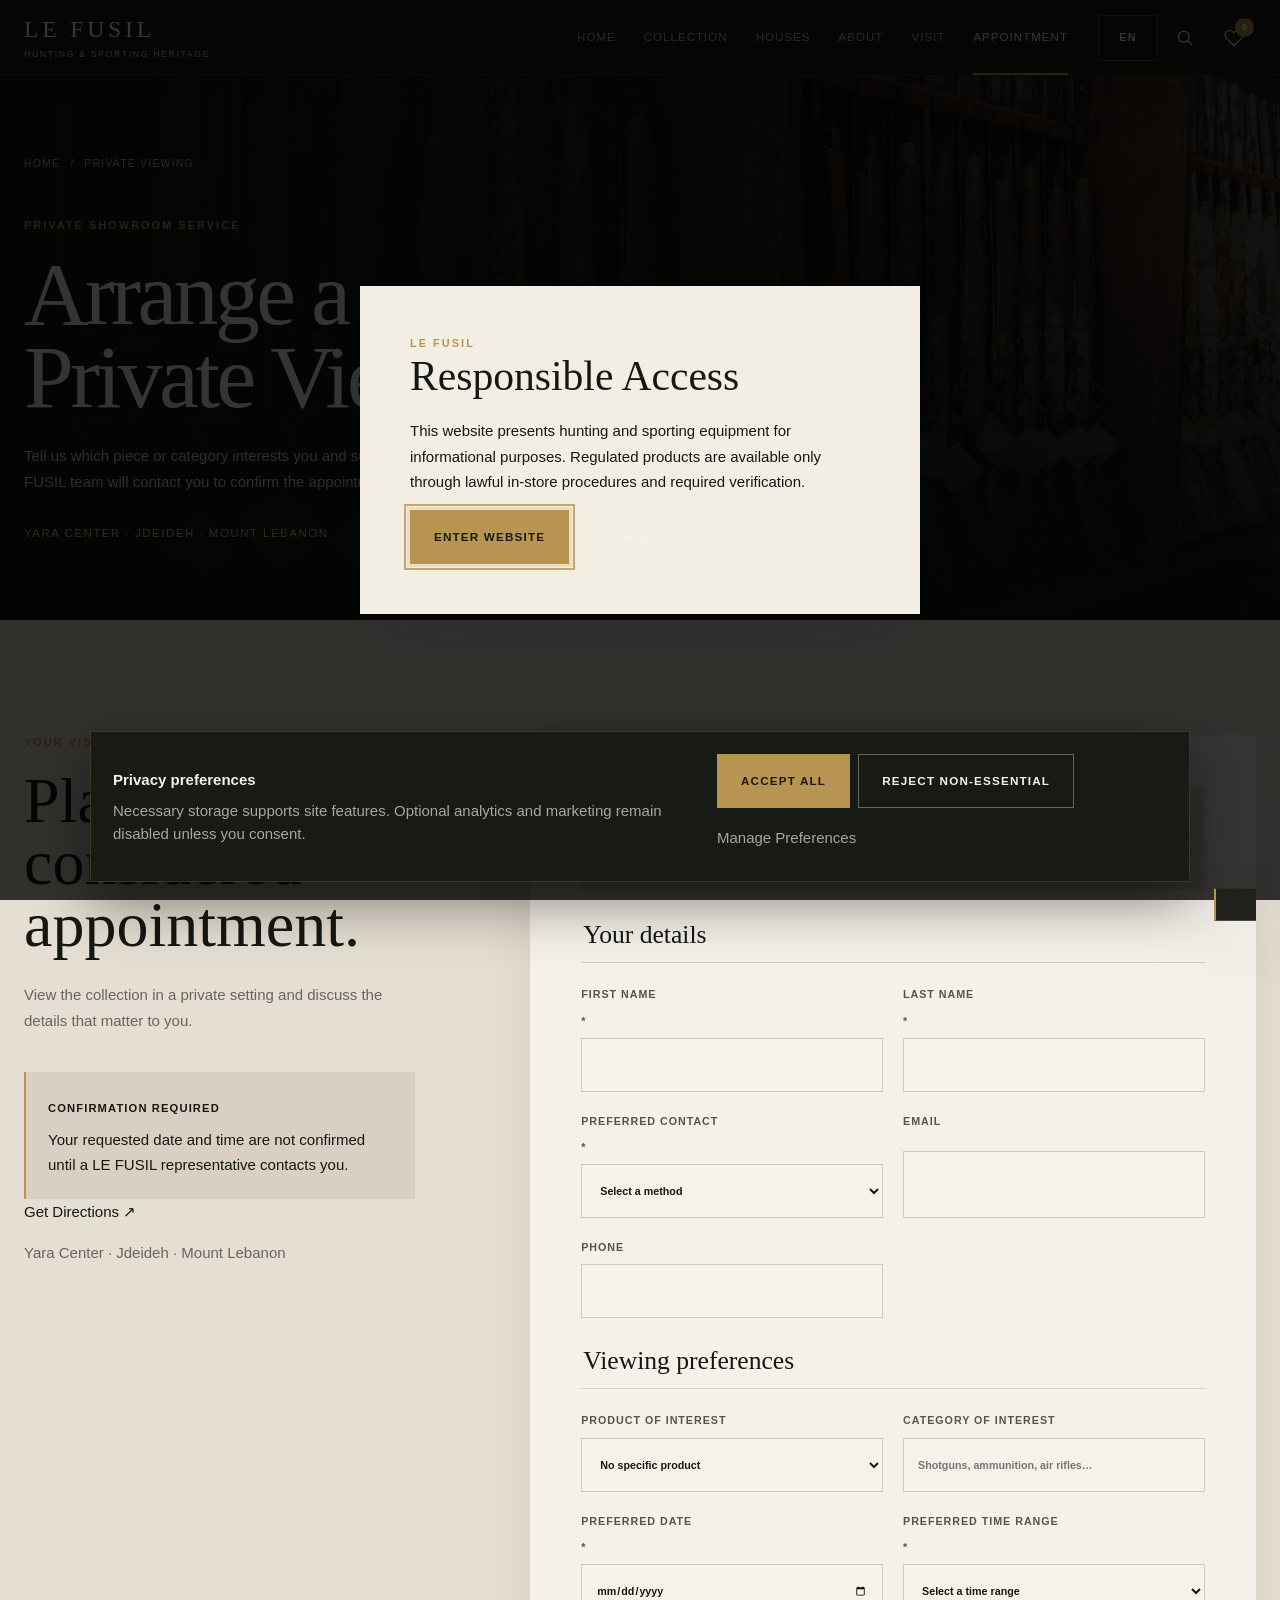
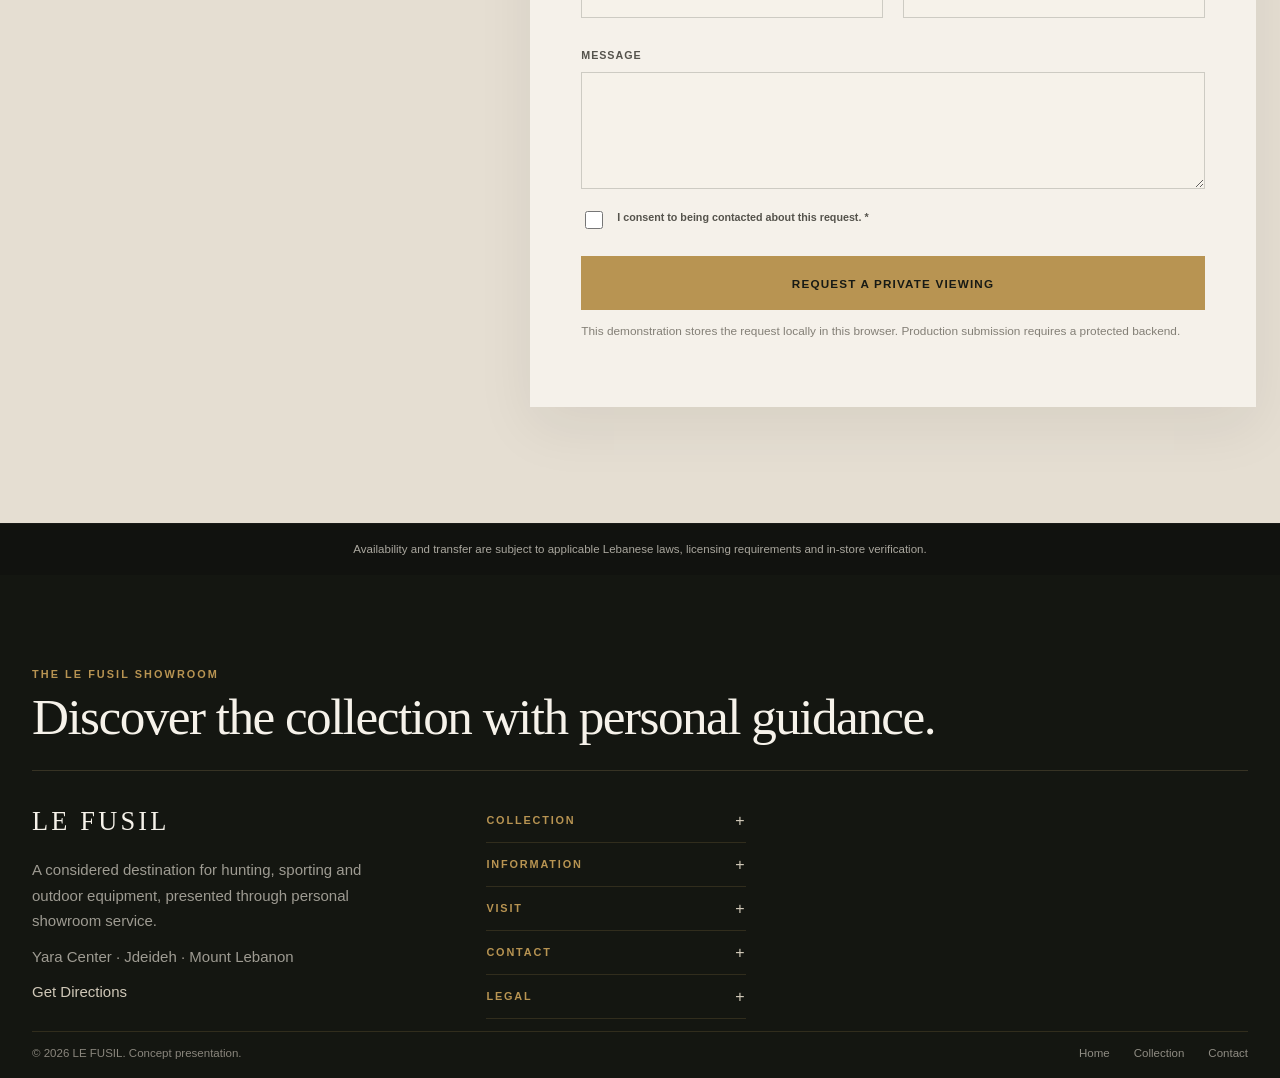
<file: appointment.html>
<!doctype html><html lang="en" class="inner"><head><meta charset="utf-8"><meta name="viewport" content="width=device-width,initial-scale=1"><meta name="theme-color" content="#171815"><meta name="description" content="Arrange a private viewing at the LE FUSIL showroom in Jdeideh, Mount Lebanon. Requested dates remain subject to personal confirmation."><meta name="robots" content="index,follow"><title>Arrange a Private Viewing | LE FUSIL</title><link rel="canonical" href="https://tabanji.github.io/le-fusil-redesign/appointment.html"><link rel="icon" href="assets/icons/favicon.svg"><link rel="manifest" href="manifest.webmanifest"><link rel="stylesheet" href="css/global.css"><link rel="stylesheet" href="css/appointment.css"></head><body class="appointment-page"><a class="skip-link" href="#main">Skip to content</a><div id="siteHeader"></div><main id="main">
  <section class="appointment-hero"><picture><source type="image/webp" srcset="assets/images/showroom/optimized/le-fusil-collection-wall-640.webp 640w, assets/images/showroom/optimized/le-fusil-collection-wall-1240.webp 1240w"><img src="assets/images/showroom/le-fusil-collection-wall.jpg" width="1240" height="626" fetchpriority="high" decoding="async" alt="LE FUSIL private showroom collection"></picture><div class="appointment-hero-overlay"></div><div class="container appointment-hero-copy"><nav class="breadcrumb" aria-label="Breadcrumb"><a href="index.html">Home</a><span aria-hidden="true">/</span><span aria-current="page">Private Viewing</span></nav><div class="eyebrow">PRIVATE SHOWROOM SERVICE</div><h1>Arrange a Private Viewing.</h1><p>Tell us which piece or category interests you and suggest a preferred date. A member of the LE FUSIL team will contact you to confirm the appointment.</p><address data-location-short></address></div></section>
  <section class="appointment-section"><div class="container appointment-layout"><aside class="appointment-intro"><div class="eyebrow">YOUR VISIT</div><h2>Plan a considered appointment.</h2><p>View the collection in a private setting and discuss the details that matter to you.</p><div class="appointment-notice" role="note"><strong>Confirmation required</strong><p>Your requested date and time are not confirmed until a LE FUSIL representative contacts you.</p></div><a class="directions-link" data-location-map target="_blank" rel="noopener noreferrer">Get Directions <span aria-hidden="true">↗</span></a></aside>
    <div id="appointmentView" class="appointment-form-shell"><div id="appointmentProduct" class="appointment-product" data-product-context hidden><img alt=""><div><span data-product-brand></span><strong data-product-name></strong><small data-product-price></small></div><button type="button" data-remove-product>Remove</button></div><form id="appointmentForm" class="appointment-form" novalidate aria-describedby="appointment-demo-note"><div class="form-error-summary" data-error-summary role="alert" tabindex="-1" hidden></div><fieldset><legend>Your details</legend><div class="appointment-grid"><label>Full Name <span aria-hidden="true">*</span><input name="fullName" maxlength="100" autocomplete="name" required></label><label>Preferred Contact <span aria-hidden="true">*</span><select name="preferredContact" required><option value="">Select a method</option><option value="Email">Email</option><option value="Phone">Phone</option></select></label><label>Email<input name="email" type="email" maxlength="254" autocomplete="email" inputmode="email" dir="ltr"></label><label>Phone<input name="phone" type="tel" maxlength="40" autocomplete="tel" inputmode="tel" dir="ltr"></label><label>Country<input name="country" maxlength="80" autocomplete="country-name"></label></div></fieldset><fieldset><legend>Viewing preferences</legend><div class="appointment-grid"><label>Product of Interest<select name="product"></select></label><label>Category of Interest<input name="purpose" maxlength="100"></label><label>Preferred Date <span aria-hidden="true">*</span><input name="preferredDate" type="date" required></label><label>Preferred Time Range <span aria-hidden="true">*</span><select name="timeWindow" required><option value="">Select a time range</option><option value="Morning">Morning</option><option value="Afternoon">Afternoon</option><option value="Evening">Evening</option></select></label></div></fieldset><label class="appointment-wide">Message<textarea name="notes" rows="5" minlength="10" maxlength="1500"></textarea></label><label class="appointment-wide appointment-consent"><input name="consent" type="checkbox" required><span>I consent to being contacted about this request. <span aria-hidden="true">*</span></span></label><button class="btn" type="submit">Request a Private Viewing</button><p id="appointment-demo-note" class="form-note">This demonstration stores the request locally in this browser. Production submission requires a protected backend.</p><p id="appointmentStatus" role="status" aria-live="polite"></p></form></div>
    <section id="appointmentSuccess" class="appointment-success" hidden tabindex="-1"><div class="eyebrow">PRIVATE VIEWING</div><h2>Request received.</h2><p>Thank you for contacting LE FUSIL. A representative will review your request and contact you using your preferred method.</p><p class="success-notice">Your requested date is not yet confirmed. A representative will contact you to arrange the visit.</p><p>Your local demonstration reference is <strong data-reference></strong>.</p><div class="success-actions"><a class="btn" href="shop.html">Back to Collection</a><a class="btn btn-outline" href="contact.html">View Showroom Location</a><a class="text-link" data-location-map target="_blank" rel="noopener noreferrer">Get Directions</a></div></section>
  </div></section></main><div id="siteFooter"></div><script defer src="data/products.js"></script><script defer src="js/site-config.js"></script><script defer src="data/translations/en.js"></script><script defer src="data/translations/ar.js"></script><script defer src="data/translations/fr.js"></script><script defer src="data/translations/contact-luxury.js"></script><script defer src="js/locale-router.js"></script><script defer src="js/components.js"></script><script defer src="js/global.js"></script><script defer src="js/i18n.js"></script><script defer src="js/seo-localization.js"></script><script defer src="js/consent-manager.js"></script><script defer src="js/analytics-events.js"></script><script defer src="js/form-validation.js"></script><script defer src="js/appointment.js"></script></body></html>
</file>
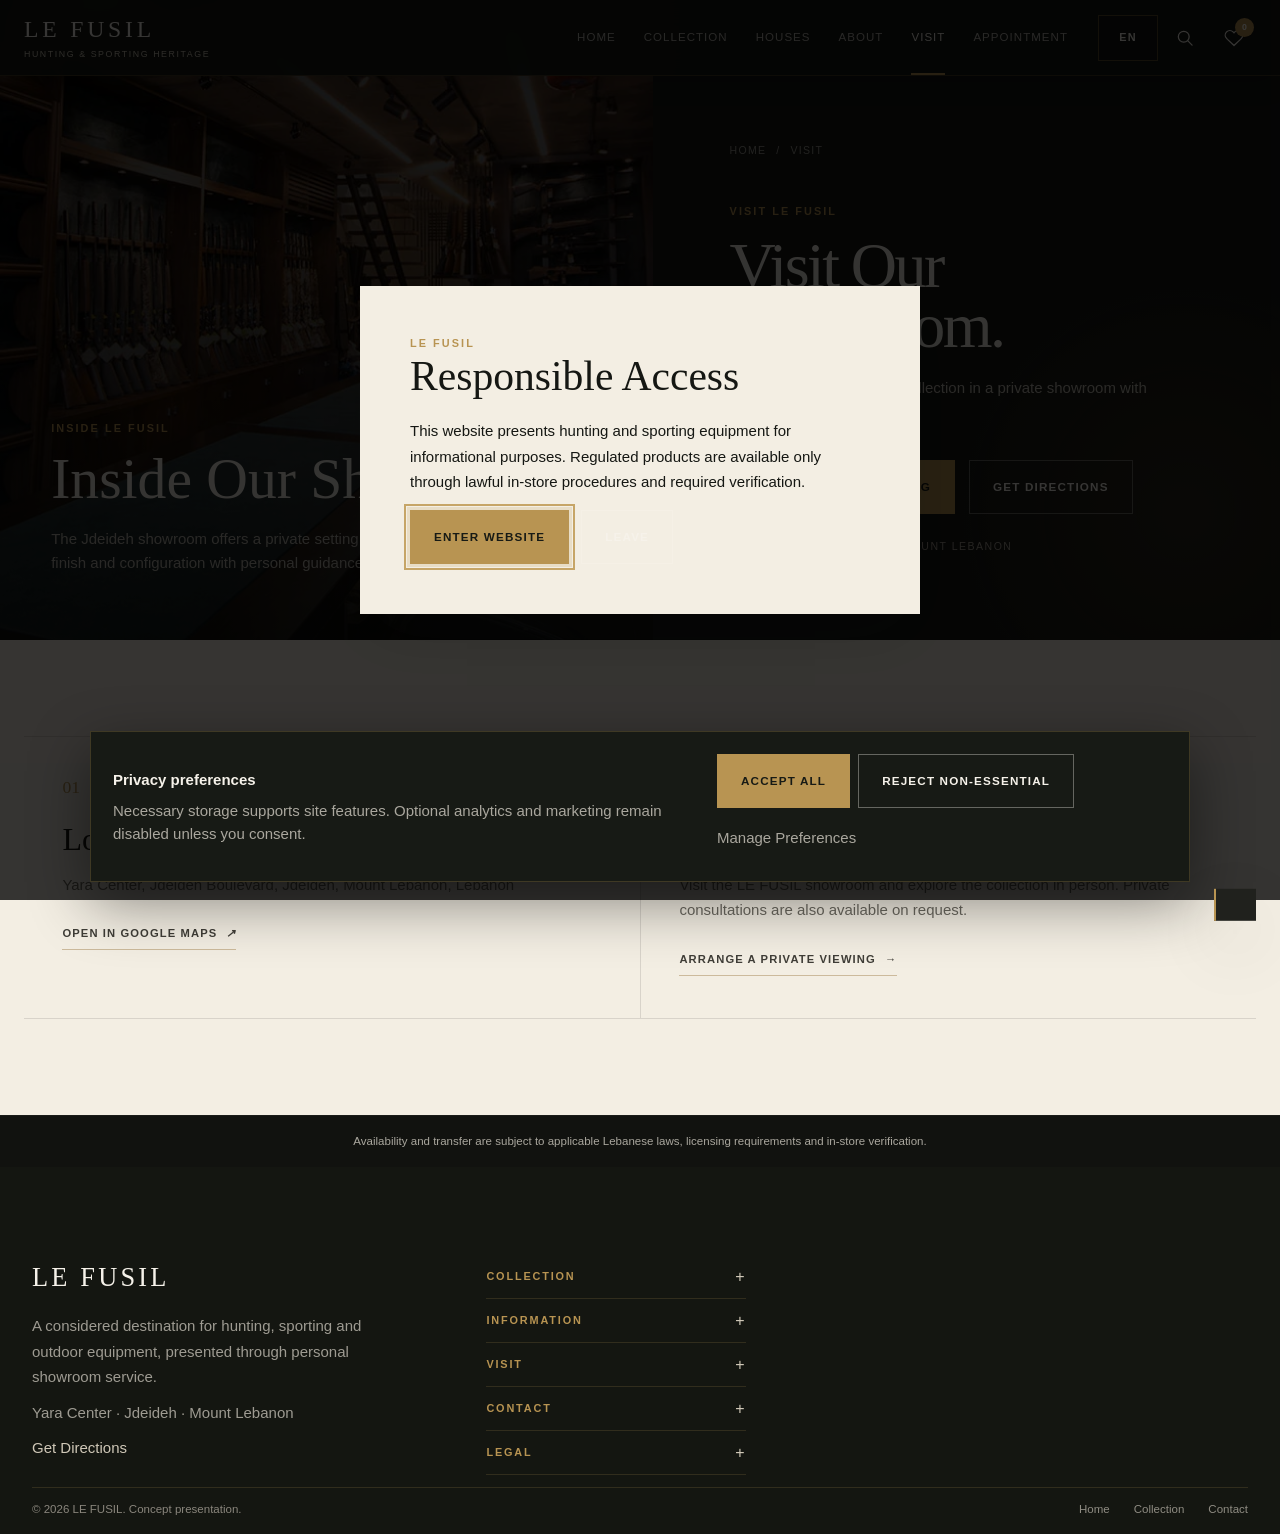
<file: contact.html>
<!doctype html>
<html lang="en" class="inner">
<head>
  <meta charset="utf-8">
  <meta name="viewport" content="width=device-width,initial-scale=1">
  <meta name="theme-color" content="#171815"><meta name="color-scheme" content="light dark"><meta name="referrer" content="strict-origin-when-cross-origin">
  <title>Visit LE FUSIL | Jdeideh Showroom, Mount Lebanon</title>
  <meta name="description" content="Visit the LE FUSIL sporting arms showroom at Yara Center in Jdeideh, Mount Lebanon, or arrange a private viewing.">
  <link rel="canonical" href="https://tabanji.github.io/le-fusil-redesign/contact.html">
  <meta property="og:title" content="Visit LE FUSIL | Jdeideh Showroom, Mount Lebanon"><meta property="og:description" content="Visit the LE FUSIL showroom at Yara Center or arrange a private viewing."><meta property="og:type" content="website"><meta property="og:url" content="https://tabanji.github.io/le-fusil-redesign/contact.html"><meta property="og:image" content="https://tabanji.github.io/le-fusil-redesign/assets/images/showroom/le-fusil-showroom-interior.jpg"><meta property="og:image:width" content="1240"><meta property="og:image:height" content="626"><meta property="og:image:alt" content="Interior of the LE FUSIL sporting arms showroom">
  <meta name="twitter:card" content="summary_large_image"><meta name="twitter:title" content="Visit LE FUSIL | Jdeideh Showroom"><meta name="twitter:description" content="Visit the LE FUSIL showroom at Yara Center or arrange a private viewing."><meta name="twitter:image" content="https://tabanji.github.io/le-fusil-redesign/assets/images/showroom/le-fusil-showroom-interior.jpg">
  <link rel="icon" href="assets/icons/favicon.svg" type="image/svg+xml"><link rel="manifest" href="manifest.webmanifest">
  <script type="application/ld+json">{"@context":"https://schema.org","@graph":[{"@type":"LocalBusiness","name":"LE FUSIL","url":"https://tabanji.github.io/le-fusil-redesign/contact.html","image":"https://tabanji.github.io/le-fusil-redesign/assets/images/showroom/le-fusil-showroom-interior.jpg","address":{"@type":"PostalAddress","streetAddress":"Yara Center, Jdeideh Boulevard","addressLocality":"Jdeideh","addressRegion":"Mount Lebanon","addressCountry":"LB"}},{"@type":"BreadcrumbList","itemListElement":[{"@type":"ListItem","position":1,"name":"Home","item":"https://tabanji.github.io/le-fusil-redesign/"},{"@type":"ListItem","position":2,"name":"Visit","item":"https://tabanji.github.io/le-fusil-redesign/contact.html"}]}]}</script>
  <link rel="stylesheet" href="css/global.css"><link rel="stylesheet" href="css/contact.css"><link rel="stylesheet" href="css/contact-luxury.css">
</head>
<body class="contact-page">
  <a class="skip-link" href="#main">Skip to content</a><div id="siteHeader"></div>
  <main id="main">
    <section class="showroom-hero" aria-labelledby="contact-title">
      <div class="showroom-hero-visual"><div class="showroom-image-frame"><picture class="showroom-hero-media"><source type="image/webp" srcset="assets/images/showroom/optimized/le-fusil-showroom-interior-640.webp 640w, assets/images/showroom/optimized/le-fusil-showroom-interior-1240.webp 1240w" sizes="(max-width:800px) 100vw, 55vw"><img src="assets/images/showroom/le-fusil-showroom-interior.jpg" width="1240" height="626" fetchpriority="high" decoding="async" alt="Interior of the LE FUSIL showroom in Jdeideh"></picture><div class="showroom-story-copy reveal"><div class="eyebrow">INSIDE LE FUSIL</div><h2>Inside Our Showroom.</h2><p>The Jdeideh showroom offers a private setting to examine materials, handling, finish and configuration with personal guidance.</p></div></div></div>
      <div class="showroom-hero-copy"><nav class="breadcrumb" aria-label="Breadcrumb"><a href="index.html">Home</a><span aria-hidden="true">/</span><span aria-current="page">Visit</span></nav><div class="eyebrow">VISIT LE FUSIL</div><h1 id="contact-title">Visit Our Showroom.</h1><p>Experience the LE FUSIL collection in a private showroom with personal guidance.</p><div class="hero-actions"><a class="btn" href="appointment.html?source=contact">Book a Private Viewing</a><a class="btn btn-outline" data-location-map target="_blank" rel="noopener noreferrer">Get Directions</a></div><span class="showroom-label" data-location-short></span></div>
    </section>

    <section class="showroom-facts section" aria-label="Showroom details"><div class="container"><div class="showroom-facts-grid"><article><span>01</span><h3>Location</h3><address data-location-address></address><a href="https://maps.app.goo.gl/xrJriSbqmPkV41an8?g_st=ac" data-location-map target="_blank" rel="noopener noreferrer">Open in Google Maps <i aria-hidden="true">↗</i></a></article><article><span>02</span><h3>Private Visits</h3><p>Visit the LE FUSIL showroom and explore the collection in person. Private consultations are also available on request.</p><a href="appointment.html?source=contact">Arrange a Private Viewing <i aria-hidden="true">→</i></a></article></div></div></section>
  </main><div id="siteFooter"></div>
  <script defer src="data/products.js"></script><script defer src="js/site-config.js"></script><script defer src="data/translations/en.js"></script><script defer src="data/translations/ar.js"></script><script defer src="data/translations/fr.js"></script><script defer src="data/translations/contact-luxury.js"></script><script defer src="js/locale-router.js"></script><script defer src="js/components.js"></script><script defer src="js/global.js"></script><script defer src="js/i18n.js"></script><script defer src="js/seo-localization.js"></script><script defer src="js/consent-manager.js"></script><script defer src="js/analytics-events.js"></script><script defer src="js/form-validation.js"></script><script defer src="js/contact.js"></script><script defer src="js/contact-config.js"></script>
</body></html>
</file>
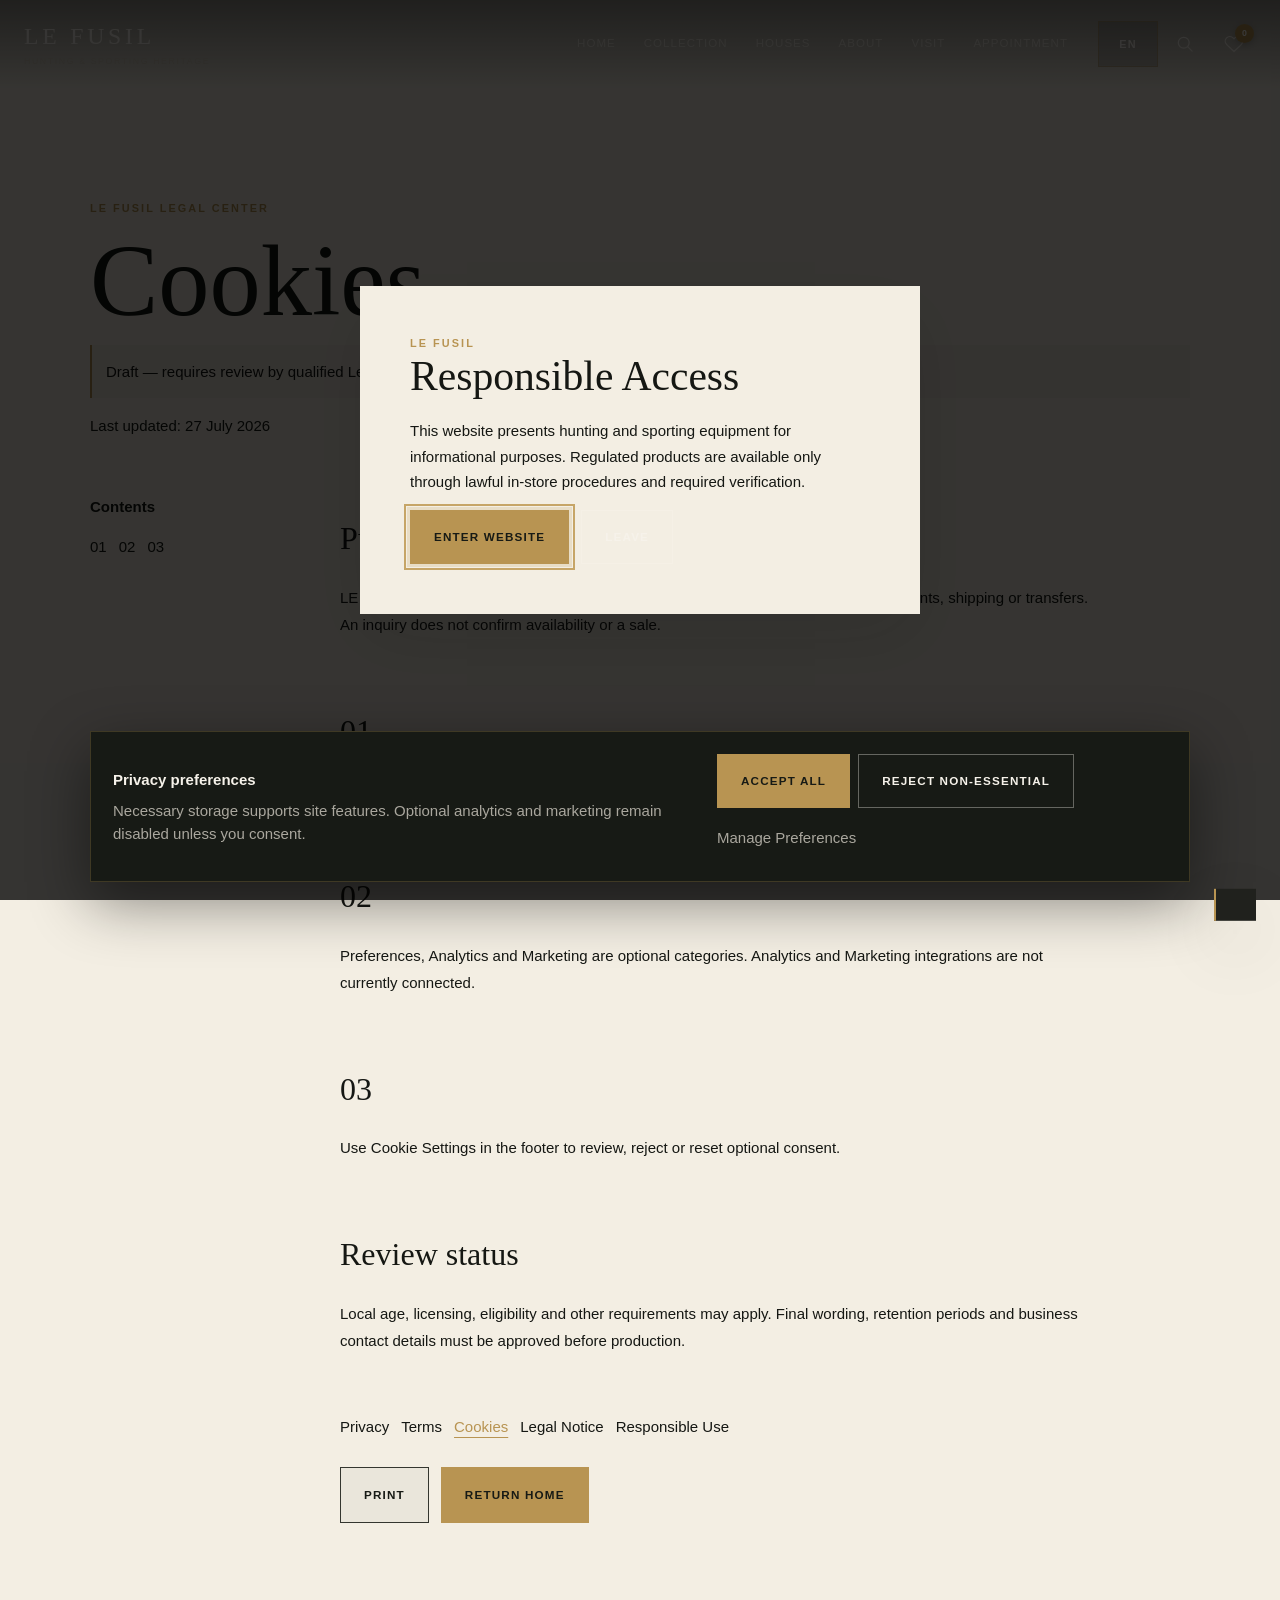
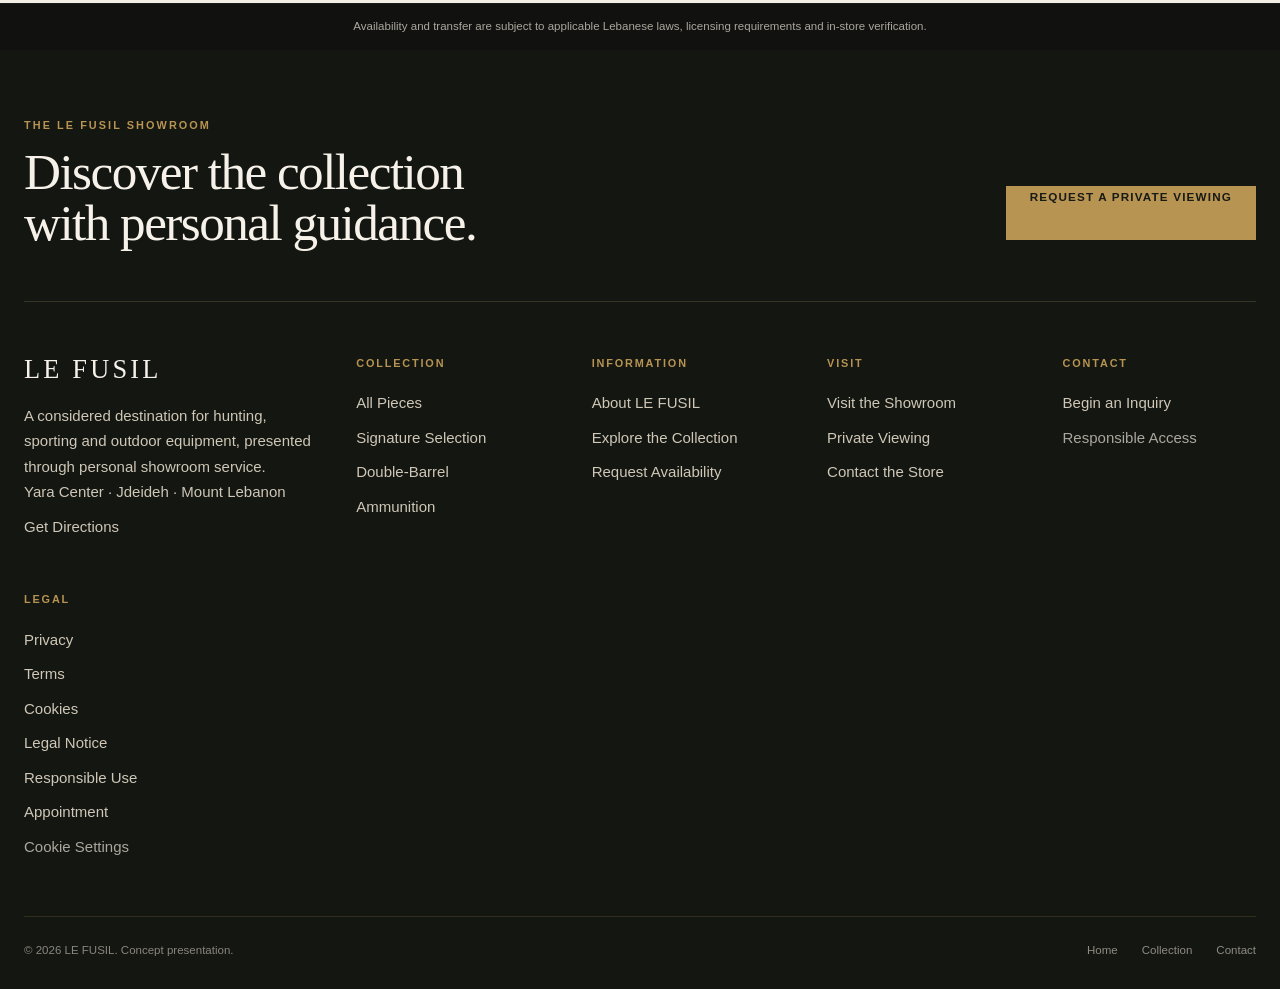
<file: cookies.html>
<!doctype html><html lang="en"><head><meta charset="utf-8"><meta name="viewport" content="width=device-width,initial-scale=1"><meta name="description" content="Cookie categories and consent controls for LE FUSIL."><title>Cookies | LE FUSIL</title><link rel="canonical" href="https://tabanji.github.io/le-fusil-redesign/cookies.html"><link rel="stylesheet" href="css/global.css"><link rel="stylesheet" href="css/responsive.css"><link rel="stylesheet" href="css/i18n.css"><link rel="stylesheet" href="css/legal.css"><link rel="stylesheet" href="css/consent.css"></head><body data-legal-page="cookies"><a class="skip-link" href="#legalContent">Skip to content</a><div id="siteHeader"></div><main class="legal-main"><div class="legal-document" id="legalContent"></div></main><div id="siteFooter"></div><script defer src="js/site-config.js"></script><script defer src="data/translations/en.js"></script><script defer src="data/translations/ar.js"></script><script defer src="data/translations/fr.js"></script><script defer src="data/legal-content.js"></script><script defer src="js/locale-router.js"></script><script defer src="js/components.js"></script><script defer src="js/global.js"></script><script defer src="js/i18n.js"></script><script defer src="js/seo-localization.js"></script><script defer src="js/consent-manager.js"></script><script defer src="js/analytics-events.js"></script><script defer src="js/legal-page.js"></script></body></html>
</file>
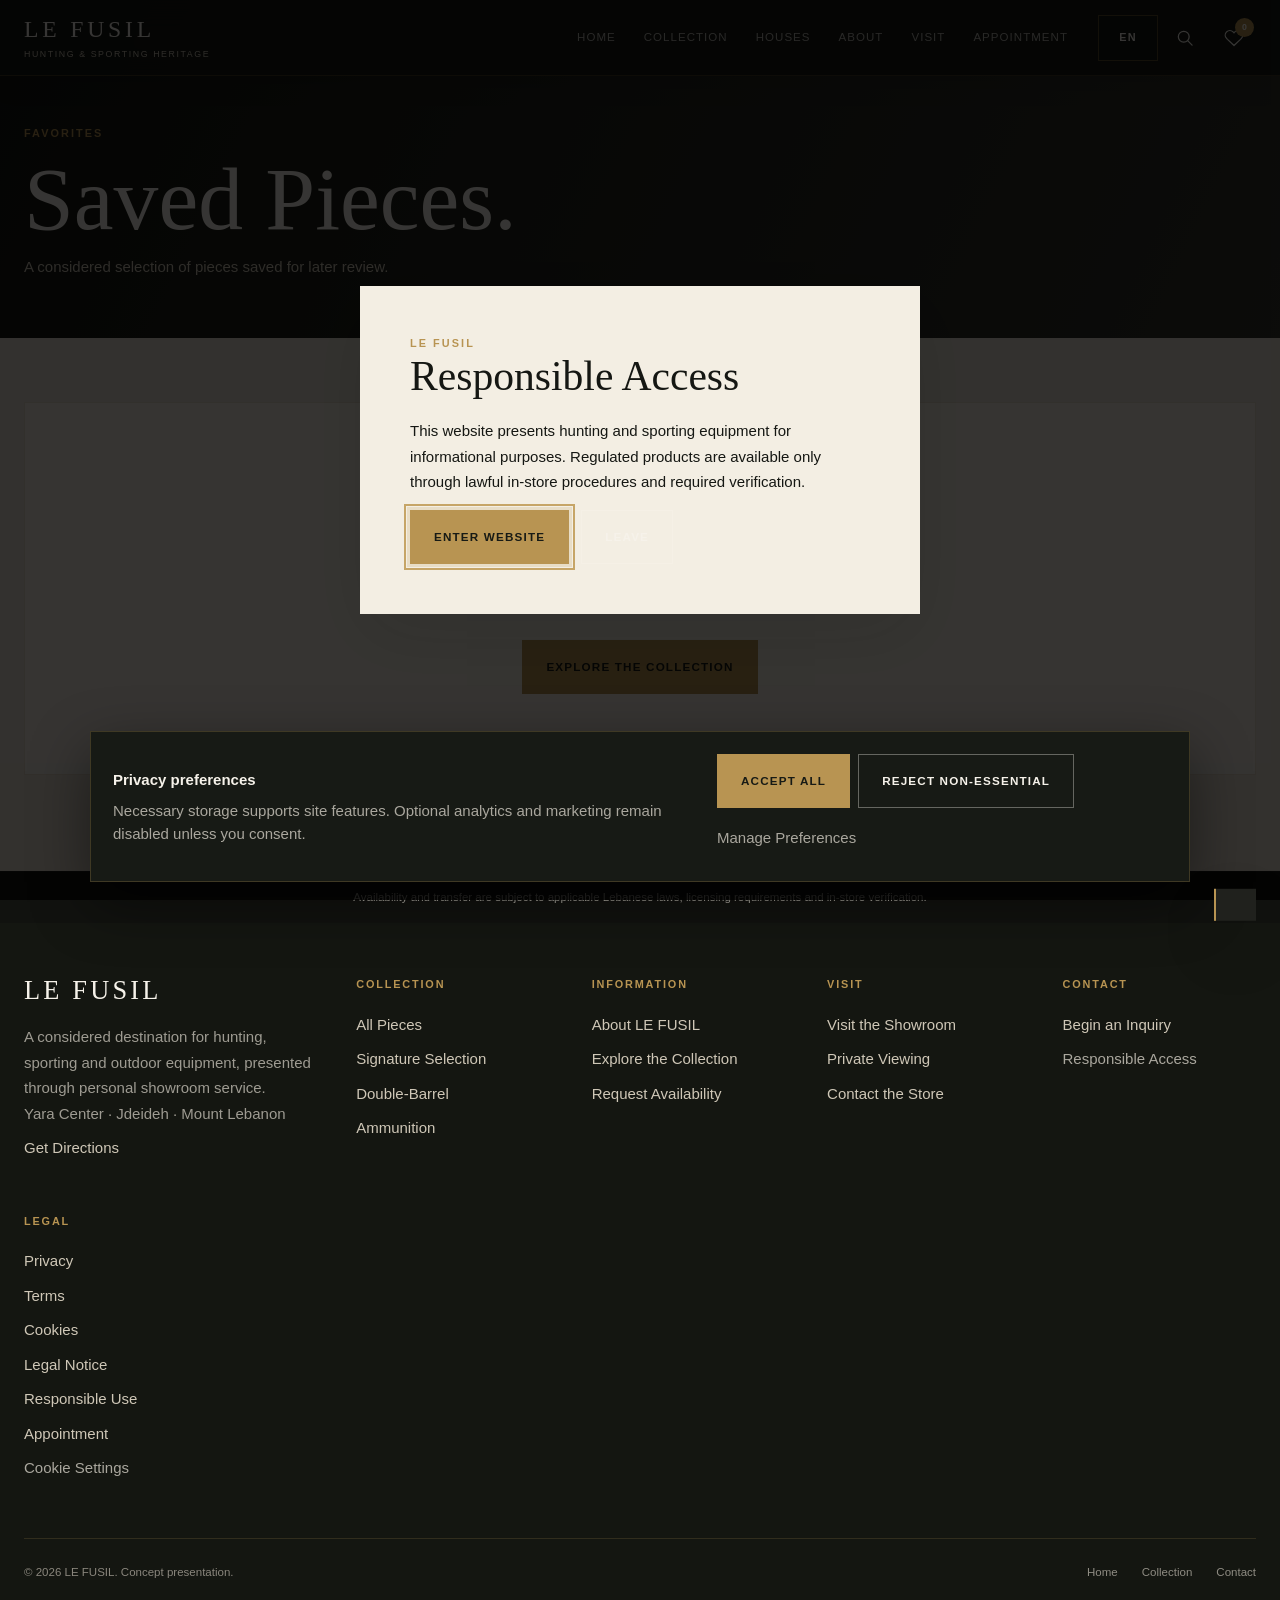
<file: favorites.html>
<!doctype html>
<html lang="en" class="inner">
<head>
  <meta charset="utf-8">
  <meta name="viewport" content="width=device-width,initial-scale=1">
  <meta name="theme-color" content="#171815"><meta name="color-scheme" content="light dark">
  <title>Saved Pieces | LE FUSIL</title>
  <meta name="description" content="Review pieces saved from the LE FUSIL collection.">
  <link rel="canonical" href="https://tabanji.github.io/le-fusil-redesign/favorites.html">
  <link rel="icon" href="assets/icons/favicon.svg" type="image/svg+xml">
  <link rel="stylesheet" href="css/global.css"><link rel="stylesheet" href="css/favorites.css?v=20260804"><link rel="stylesheet" href="css/footer-accordion.css?v=20260804-2">
</head>
<body class="favorites-page">
  <a class="skip-link" href="#main">Skip to content</a><div id="siteHeader"></div>
  <main id="main">
    <header class="favorites-hero"><div class="container"><div class="eyebrow">FAVORITES</div><h1>Saved Pieces.</h1><p>A considered selection of pieces saved for later review.</p></div></header>
    <section class="favorites-section" aria-live="polite"><div class="container" id="favoritesContent"></div></section>
  </main>
  <div id="siteFooter"></div>
  <script defer src="data/products.js"></script><script defer src="js/site-config.js"></script><script defer src="data/translations/en.js"></script><script defer src="data/translations/ar.js"></script><script defer src="data/translations/fr.js"></script><script defer src="js/locale-router.js"></script><script defer src="js/components.js?v=20260804"></script><script defer src="js/global.js"></script><script defer src="js/i18n.js"></script><script defer src="js/footer-accordion.js?v=20260804-2"></script><script defer src="js/consent-manager.js"></script><script defer src="js/analytics-events.js"></script><script defer src="js/favorites.js"></script>
</body>
</html>
</file>
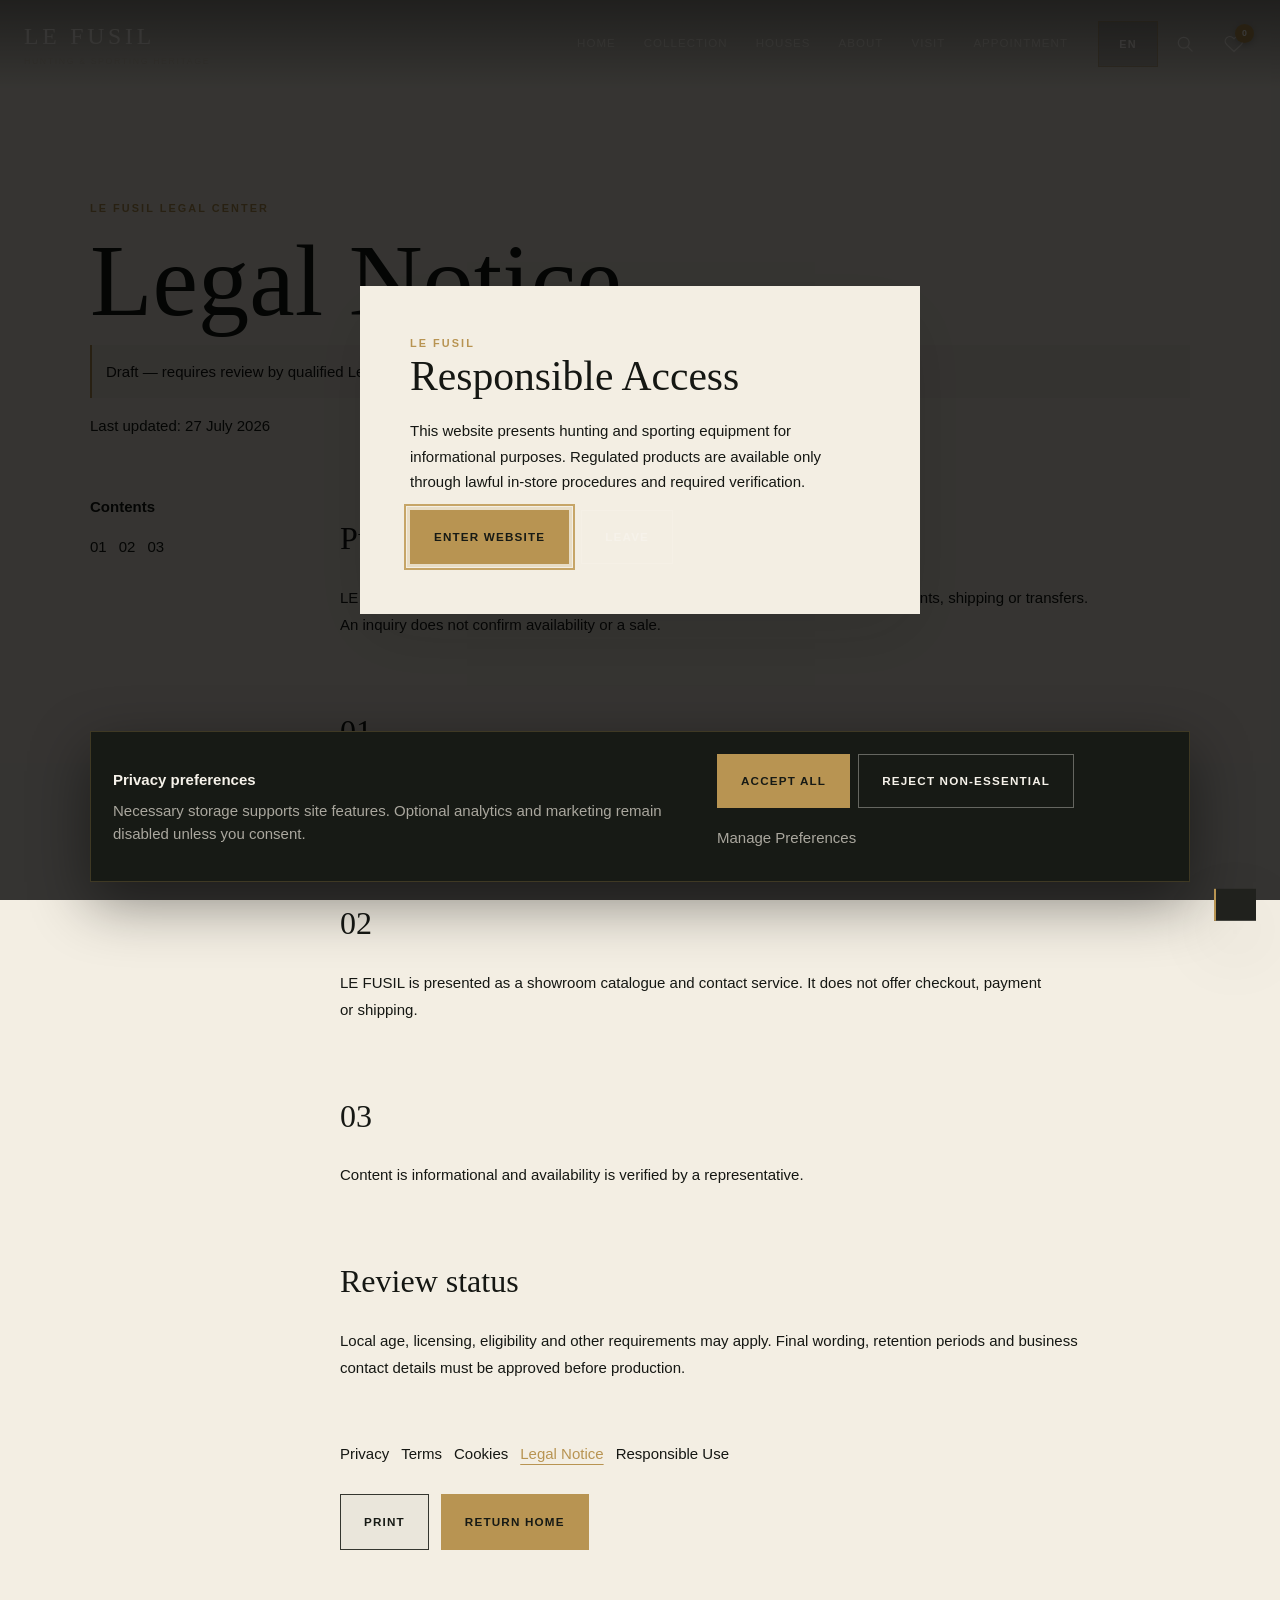
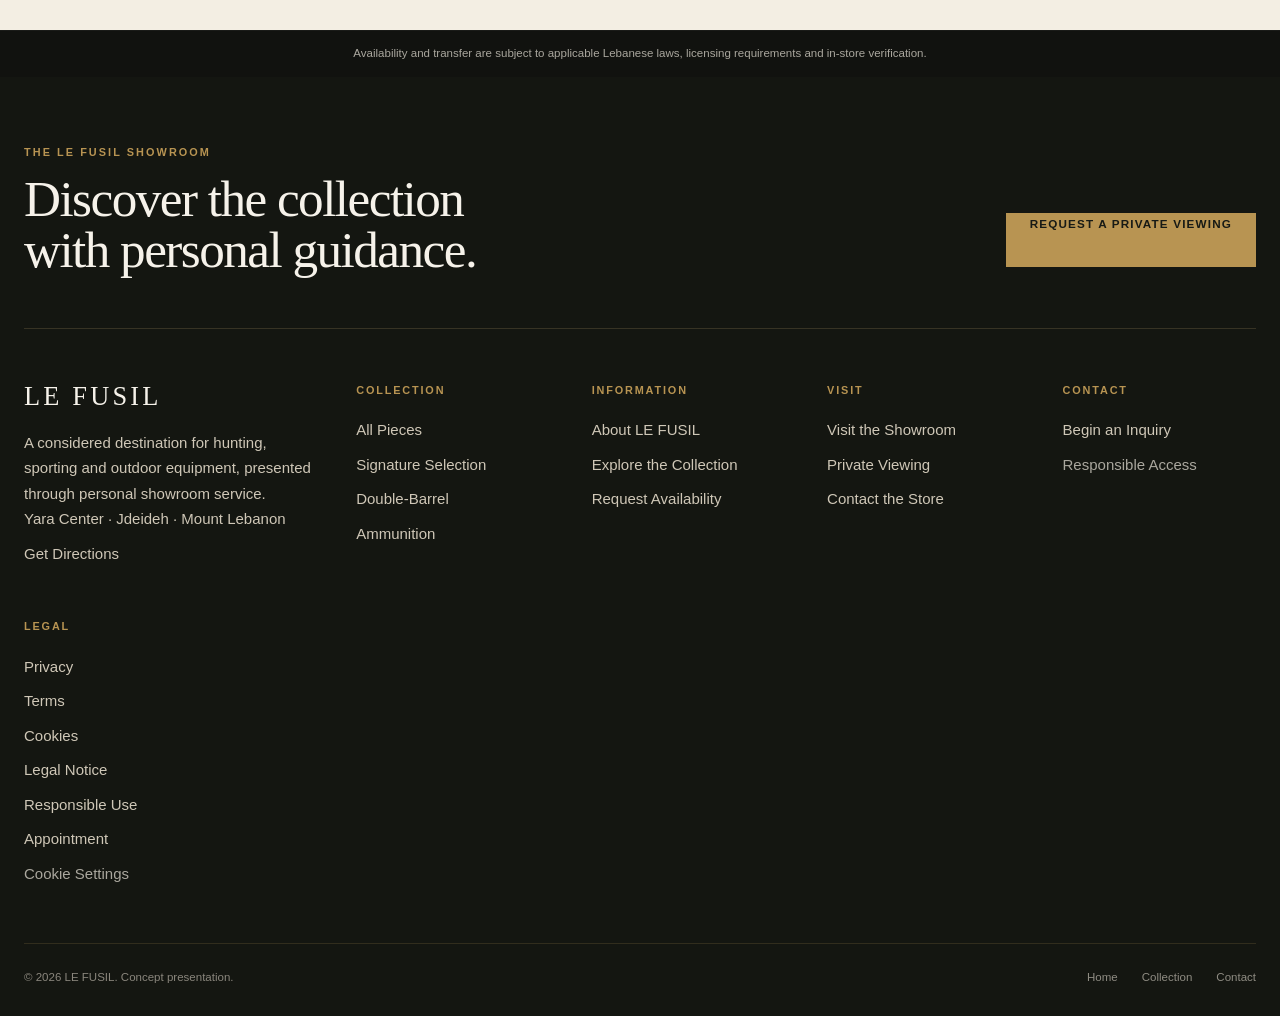
<file: legal-notice.html>
<!doctype html><html lang="en"><head><meta charset="utf-8"><meta name="viewport" content="width=device-width,initial-scale=1"><meta name="description" content="Draft legal notice for the LE FUSIL catalogue website."><title>Legal Notice | LE FUSIL</title><link rel="canonical" href="https://tabanji.github.io/le-fusil-redesign/legal-notice.html"><link rel="stylesheet" href="css/global.css"><link rel="stylesheet" href="css/responsive.css"><link rel="stylesheet" href="css/i18n.css"><link rel="stylesheet" href="css/legal.css"><link rel="stylesheet" href="css/consent.css"></head><body data-legal-page="legal-notice"><a class="skip-link" href="#legalContent">Skip to content</a><div id="siteHeader"></div><main class="legal-main"><div class="legal-document" id="legalContent"></div></main><div id="siteFooter"></div><script defer src="js/site-config.js"></script><script defer src="data/translations/en.js"></script><script defer src="data/translations/ar.js"></script><script defer src="data/translations/fr.js"></script><script defer src="data/legal-content.js"></script><script defer src="js/locale-router.js"></script><script defer src="js/components.js"></script><script defer src="js/global.js"></script><script defer src="js/i18n.js"></script><script defer src="js/seo-localization.js"></script><script defer src="js/consent-manager.js"></script><script defer src="js/analytics-events.js"></script><script defer src="js/legal-page.js"></script></body></html>
</file>
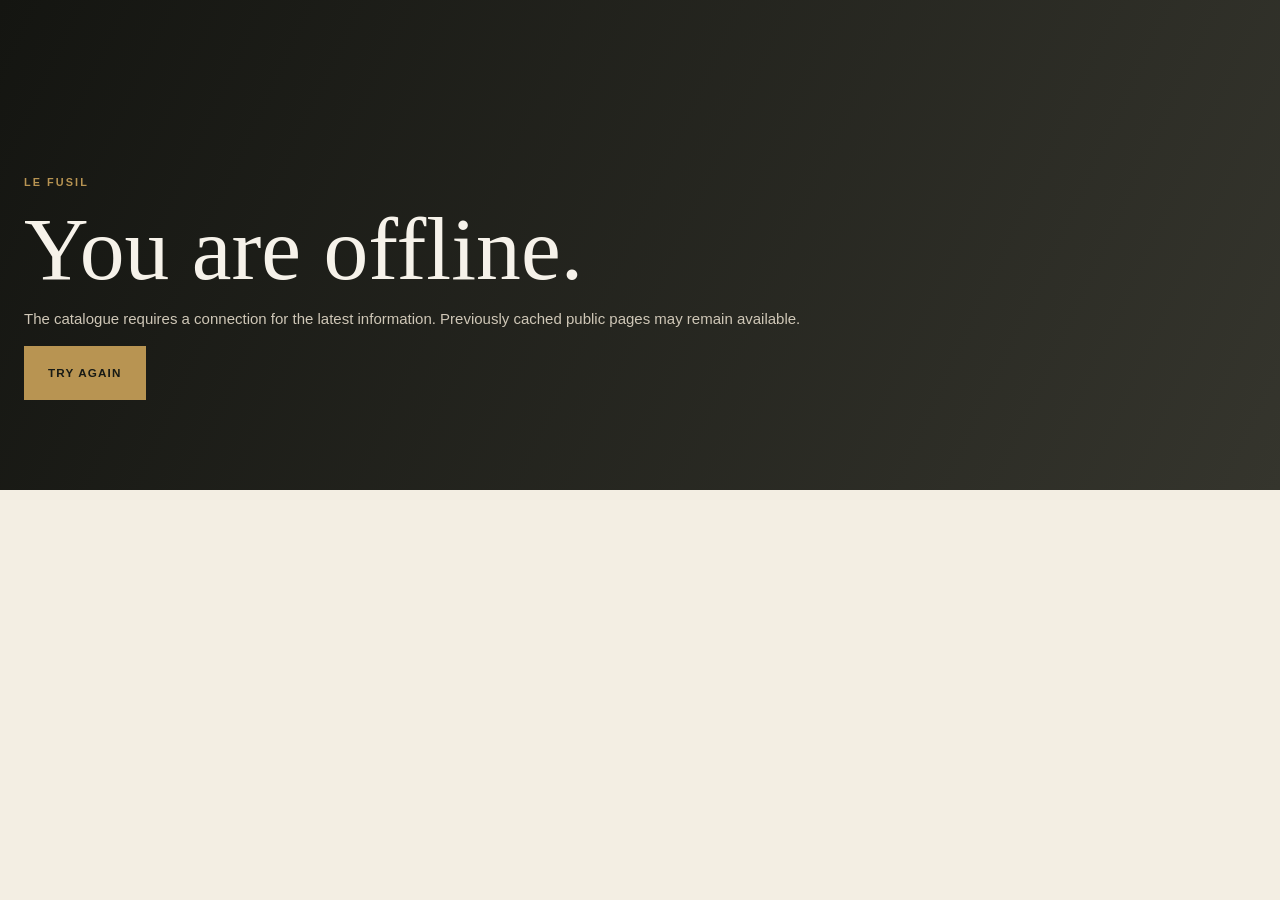
<file: offline.html>
<!doctype html>
<html lang="en">
<head>
<meta charset="utf-8">
<meta name="viewport" content="width=device-width,initial-scale=1">
<meta name="robots" content="noindex">
<meta name="description" content="Offline fallback for the LE FUSIL public catalogue.">
<title>Offline | LE FUSIL</title>
<link rel="stylesheet" href="css/global.css">
<link rel="stylesheet" href="css/index.css">
</head>
<body>
<main id="main">
<section class="page-hero">
<div class="container">
<div class="eyebrow">LE FUSIL</div>
<h1>You are offline.</h1>
<p>The catalogue requires a connection for the latest information. Previously cached public pages may remain available.</p>
<a class="btn" href="index.html">Try Again</a>
</div>
</section>
</main>
</body>
</html>
</file>
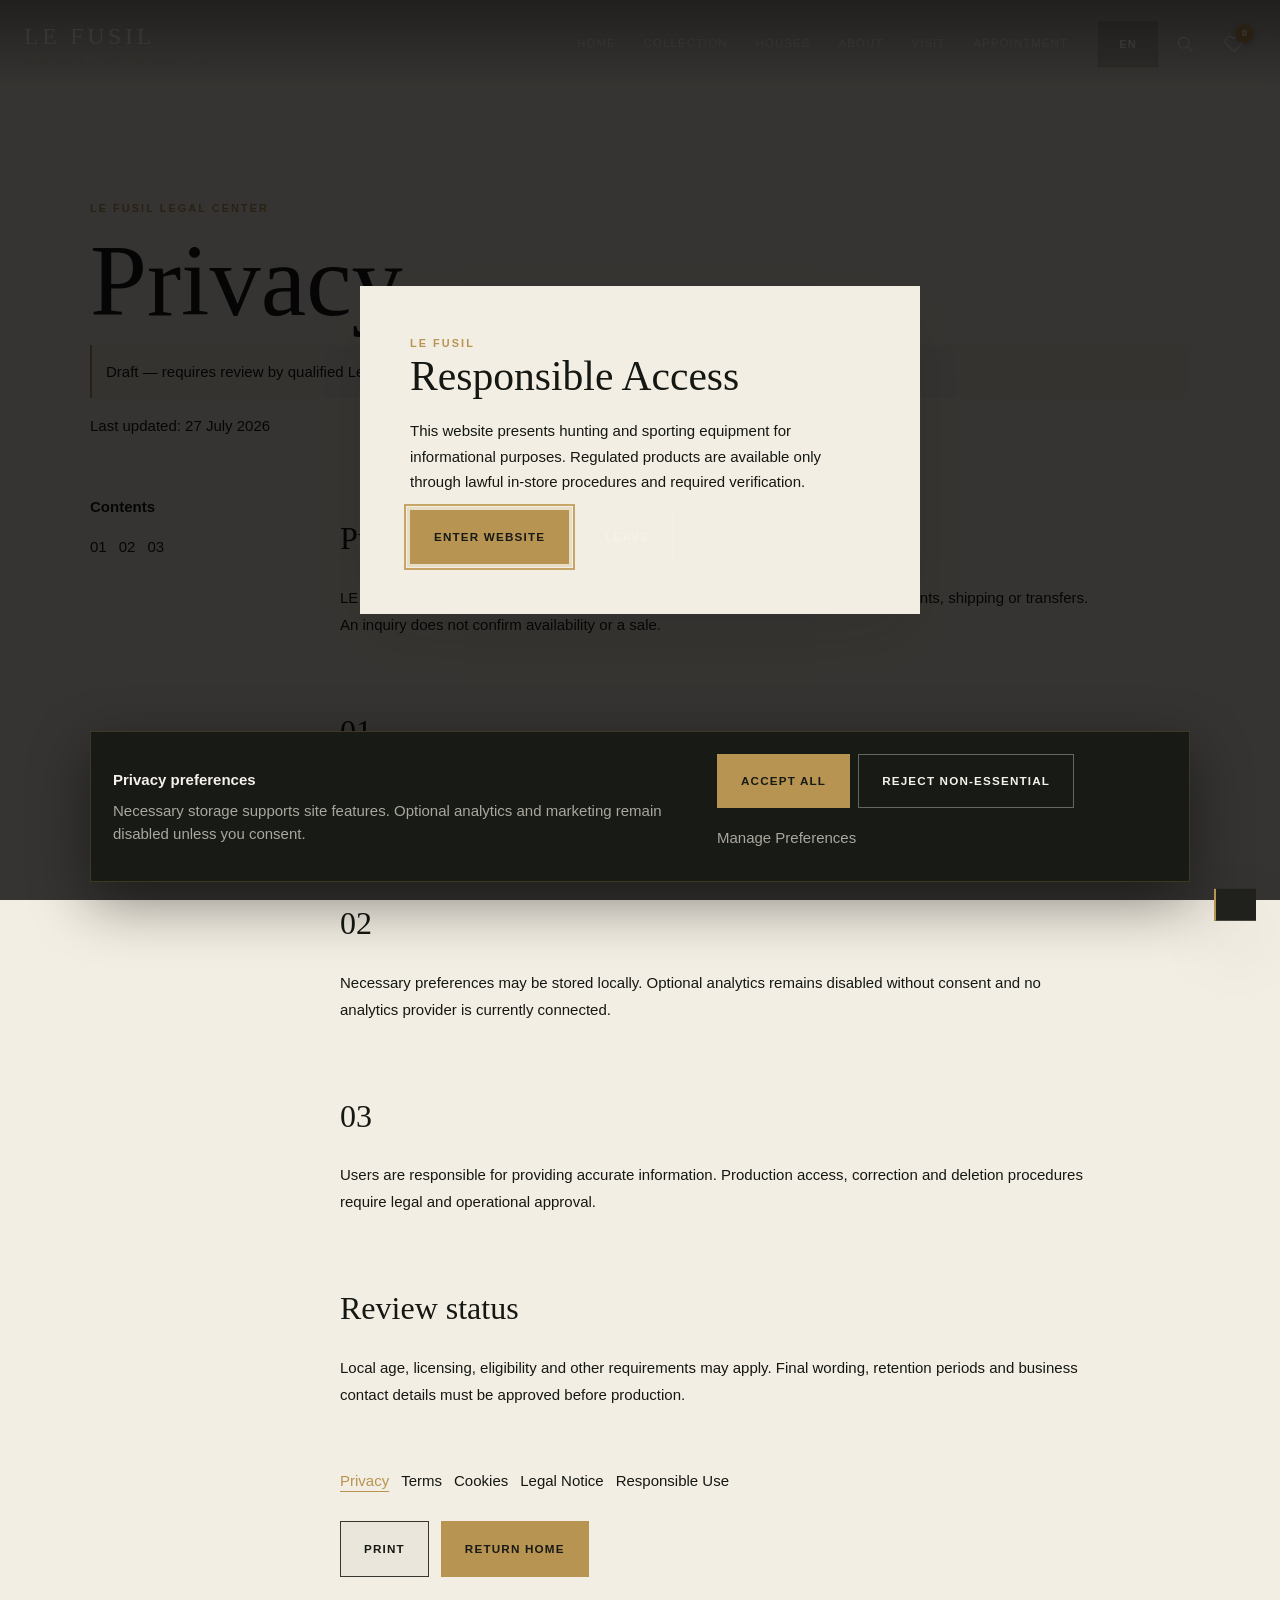
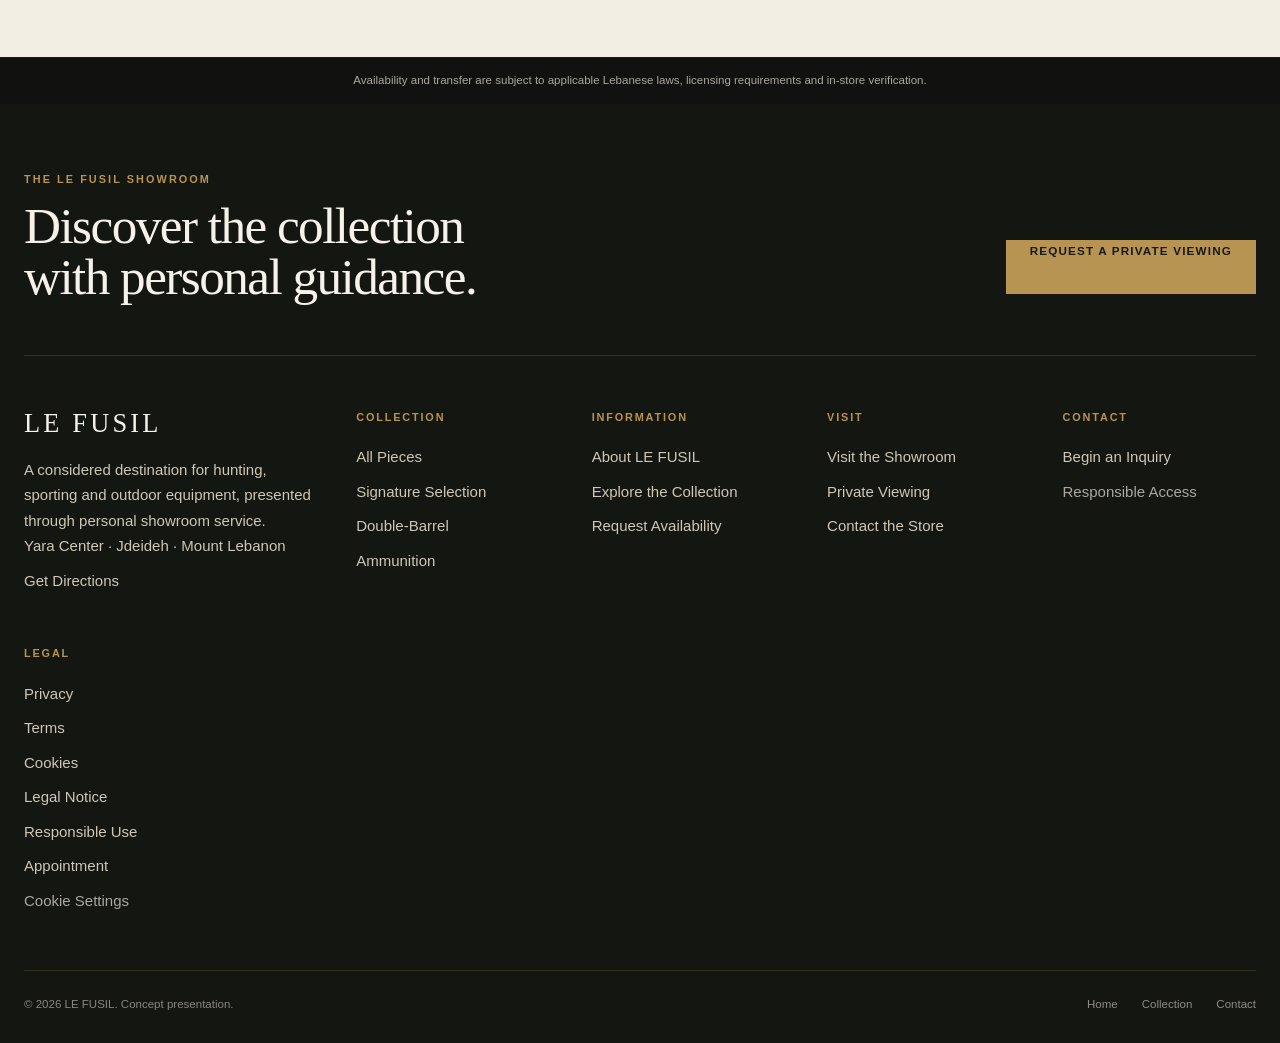
<file: privacy.html>
<!doctype html><html lang="en"><head><meta charset="utf-8"><meta name="viewport" content="width=device-width,initial-scale=1"><meta name="description" content="Draft privacy information for the LE FUSIL catalogue and inquiry website."><title>Privacy | LE FUSIL</title><link rel="canonical" href="https://tabanji.github.io/le-fusil-redesign/privacy.html"><link rel="stylesheet" href="css/global.css"><link rel="stylesheet" href="css/responsive.css"><link rel="stylesheet" href="css/i18n.css"><link rel="stylesheet" href="css/legal.css"><link rel="stylesheet" href="css/consent.css"></head><body data-legal-page="privacy"><a class="skip-link" href="#legalContent">Skip to content</a><div id="siteHeader"></div><main class="legal-main"><div class="legal-document" id="legalContent"></div></main><div id="siteFooter"></div><script defer src="js/site-config.js"></script><script defer src="data/translations/en.js"></script><script defer src="data/translations/ar.js"></script><script defer src="data/translations/fr.js"></script><script defer src="data/legal-content.js"></script><script defer src="js/locale-router.js"></script><script defer src="js/components.js"></script><script defer src="js/global.js"></script><script defer src="js/i18n.js"></script><script defer src="js/seo-localization.js"></script><script defer src="js/consent-manager.js"></script><script defer src="js/analytics-events.js"></script><script defer src="js/legal-page.js"></script></body></html>
</file>
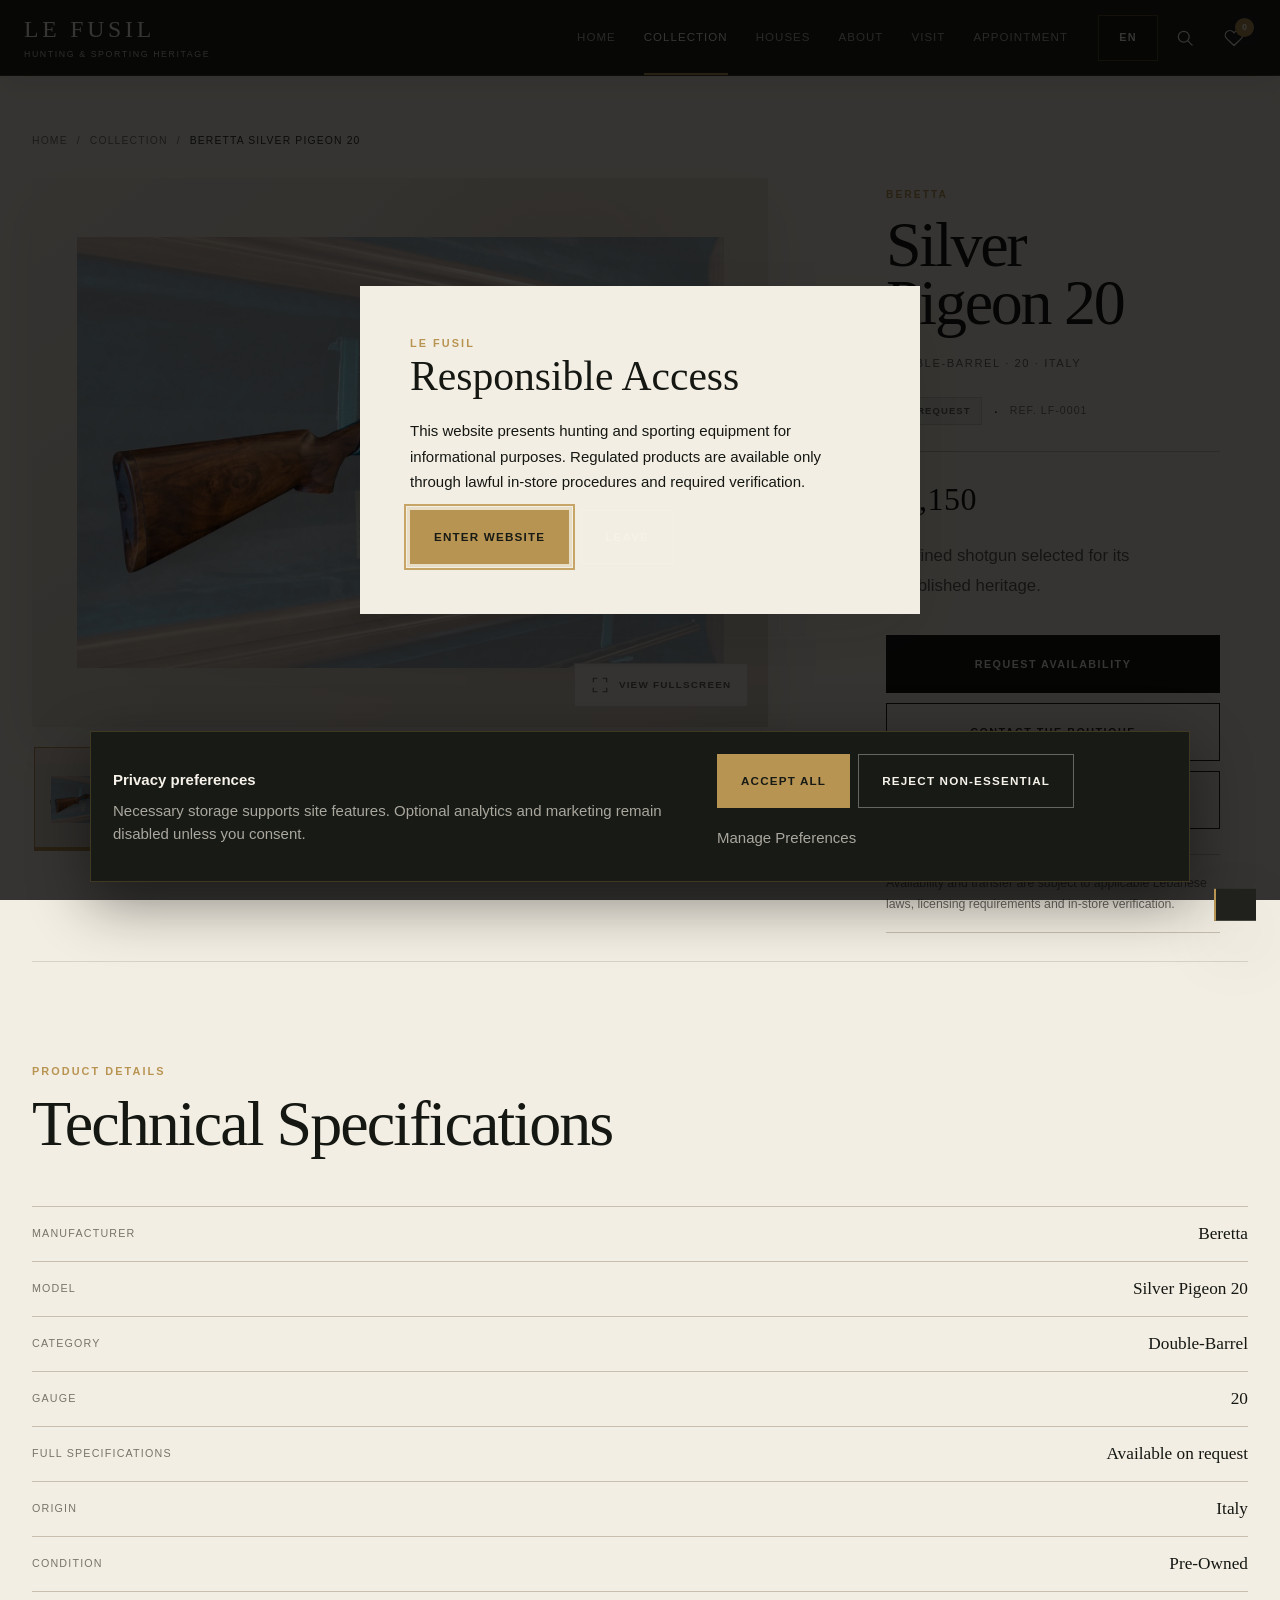
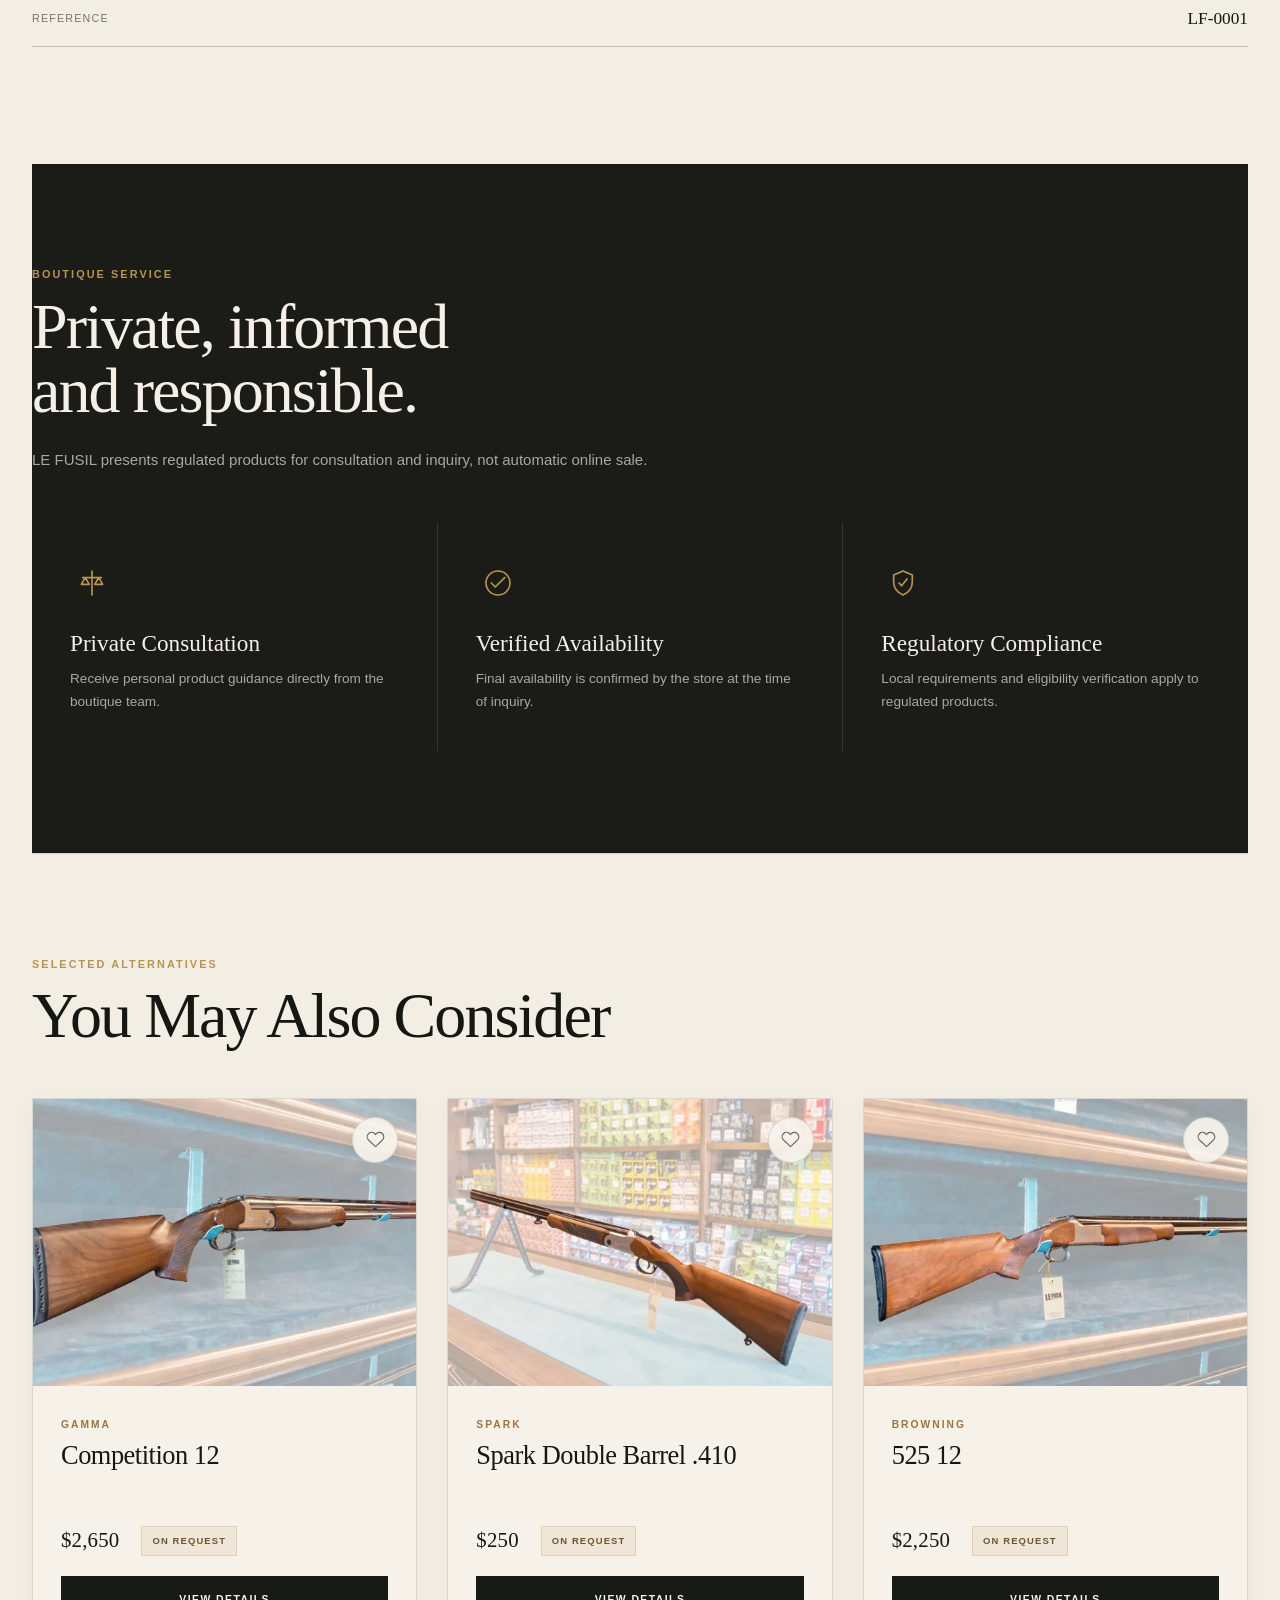
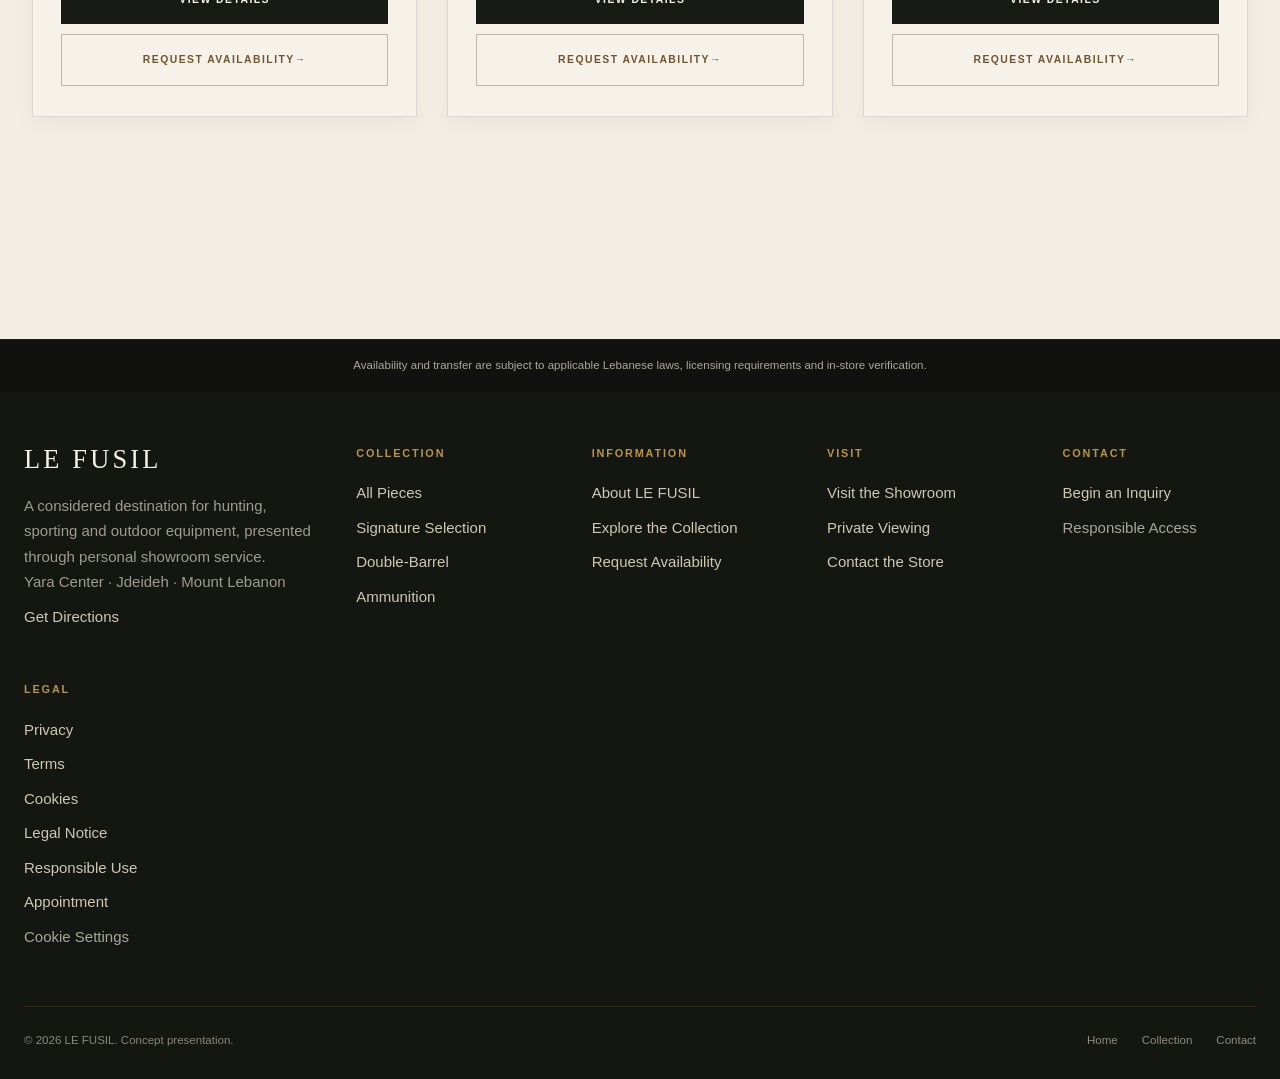
<file: product.html>
<!doctype html>
<html lang="en" class="inner">
<head>
  <meta charset="utf-8">
  <meta name="viewport" content="width=device-width,initial-scale=1">
  <meta name="theme-color" content="#171815"><meta name="color-scheme" content="light dark"><meta name="referrer" content="strict-origin-when-cross-origin">
  <title>Product Details | LE FUSIL</title>
  <meta name="description" content="View product details and request personal guidance from the LE FUSIL showroom.">
  <link rel="canonical" href="https://tabanji.github.io/le-fusil-redesign/product.html">
  <meta property="og:title" content="Product Details | LE FUSIL">
  <meta property="og:description" content="View product details and request personal guidance from the LE FUSIL showroom.">
  <meta property="og:type" content="product">
  <meta property="og:url" content="https://tabanji.github.io/le-fusil-redesign/product.html"><meta property="og:image" content="https://tabanji.github.io/le-fusil-redesign/assets/images/showroom/le-fusil-collection-wall.jpg"><meta property="og:image:width" content="1240"><meta property="og:image:height" content="626"><meta property="og:image:alt" content="LE FUSIL product collection">
  <meta name="twitter:card" content="summary_large_image">
  <meta name="twitter:title" content="Product Details | LE FUSIL"><meta name="twitter:description" content="View product details and request personal guidance from the LE FUSIL showroom."><meta name="twitter:image" content="https://tabanji.github.io/le-fusil-redesign/assets/images/showroom/le-fusil-collection-wall.jpg">
  <link rel="icon" href="assets/icons/favicon.svg" type="image/svg+xml"><link rel="icon" href="assets/icons/favicon-32x32.png" sizes="32x32" type="image/png"><link rel="apple-touch-icon" href="assets/icons/apple-touch-icon.png"><link rel="manifest" href="manifest.webmanifest">
  <link rel="stylesheet" href="css/global.css">
  <link rel="stylesheet" href="css/index.css">
  <link rel="stylesheet" href="css/product.css">
  <link rel="stylesheet" href="css/product-luxury.css?v=20260804">
  <script src="data/translations/product-luxury.js"></script>
  <link rel="stylesheet" href="css/responsive.css">
  <link rel="stylesheet" href="css/footer-accordion.css?v=20260805">
</head>
<body class="product-page">
  <a class="skip-link" href="#main">Skip to content</a>
  <div id="siteHeader"></div>
  <main id="main">
    <div class="product-shell" id="productMount" aria-live="polite"></div>
  </main>

  <div class="product-lightbox" id="lightbox" aria-hidden="true" role="dialog" aria-modal="true" aria-label="Fullscreen product gallery">
    <button type="button" class="gallery-control lightbox-close" data-lightbox-close aria-label="Close fullscreen gallery">
      <svg viewBox="0 0 24 24" aria-hidden="true"><path d="m5 5 14 14M19 5 5 19"/></svg>
    </button>
    <button type="button" class="gallery-control lightbox-prev" data-lightbox-prev aria-label="Previous image">
      <svg viewBox="0 0 24 24" aria-hidden="true"><path d="m15 5-7 7 7 7"/></svg>
    </button>
    <div class="lightbox-stage"><span class="gallery-placeholder" aria-hidden="true"></span><picture><source id="lightboxSource" type="image/webp"><img id="lightboxImage" alt="" decoding="async"></picture></div>
    <button type="button" class="gallery-control lightbox-next" data-lightbox-next aria-label="Next image">
      <svg viewBox="0 0 24 24" aria-hidden="true"><path d="m9 5 7 7-7 7"/></svg>
    </button>
    <div class="lightbox-count" id="lightboxCount" aria-live="polite"></div>
  </div>

  <div class="inquiry-modal" id="inquiryModal" aria-hidden="true" role="dialog" aria-modal="true" aria-labelledby="inquiryTitle">
    <div class="inquiry-backdrop" data-inquiry-close></div>
    <div class="inquiry-dialog">
      <button type="button" class="modal-close" data-inquiry-close aria-label="Close inquiry form">
        <svg viewBox="0 0 24 24" aria-hidden="true"><path d="m5 5 14 14M19 5 5 19"/></svg>
      </button>
      <div id="inquiryFormView">
        <div class="eyebrow">Private Inquiry</div>
        <h2 id="inquiryTitle">Request Availability</h2>
        <p>Share your preferred contact details and the boutique will respond personally.</p>
        <form id="inquiryForm">
          <div class="form-grid">
            <label>Full Name<input name="fullName" autocomplete="name" required></label>
            <label>Phone Number<input name="phone" type="tel" autocomplete="tel" required></label>
            <label>Email Address<input name="email" type="email" autocomplete="email" required></label>
            <label>Preferred Contact Method<select name="contactMethod" required><option value="">Select one</option><option>Phone</option><option>Email</option><option>WhatsApp</option></select></label>
          </div>
          <label>Message<textarea name="message" rows="5" required></textarea></label>
          <label class="consent"><input name="consent" type="checkbox" required><span>I understand that availability and eligibility are confirmed directly by the boutique.</span></label>
          <button class="inquiry-submit" type="submit">Send Inquiry</button>
        </form>
      </div>
      <div class="inquiry-success" id="inquirySuccess" hidden tabindex="-1">
        <div class="success-mark" aria-hidden="true"><svg viewBox="0 0 24 24"><path d="m6 12 4 4 8-9"/></svg></div>
        <h2>Inquiry Prepared</h2>
        <p>This demonstration form was completed successfully. No information has been sent.</p>
        <button class="inquiry-submit" type="button" data-inquiry-close>Return to Product</button>
      </div>
    </div>
  </div>

  <div id="mobileProductBar"></div>
  <div id="siteFooter"></div>
  <script defer src="data/products.js"></script>
  <script defer src="js/site-config.js"></script><script defer src="data/translations/en.js"></script><script defer src="data/translations/ar.js"></script><script defer src="data/translations/fr.js"></script><script defer src="js/locale-router.js"></script>
  <script defer src="js/components.js"></script>
  <script defer src="js/global.js"></script>
  <script defer src="js/index.js"></script>
  <script defer src="js/product.js"></script>
  <script defer src="js/product-luxury.js?v=20260804"></script>
  <script defer src="js/i18n.js"></script><script defer src="js/footer-accordion.js?v=20260805"></script><script defer src="js/seo-localization.js"></script><script defer src="js/consent-manager.js"></script><script defer src="js/analytics-events.js"></script>
</body>
</html>
</file>
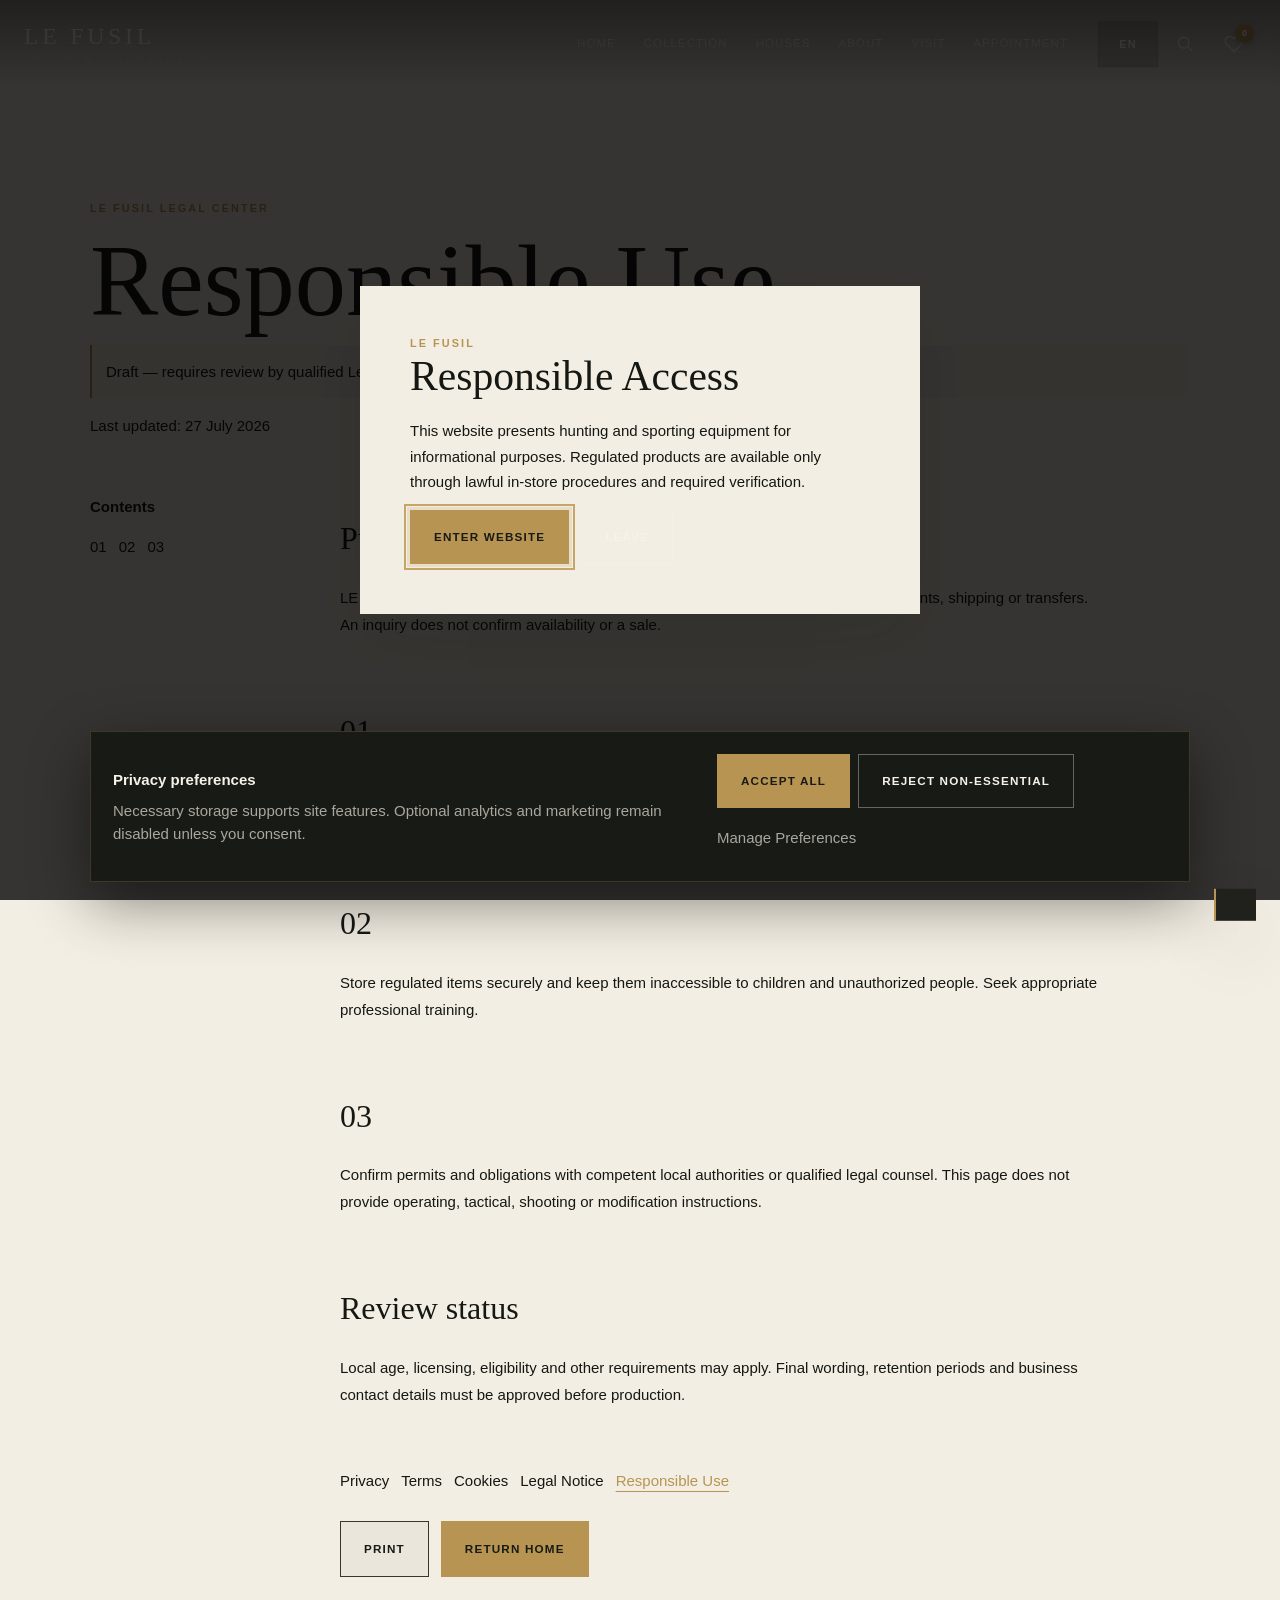
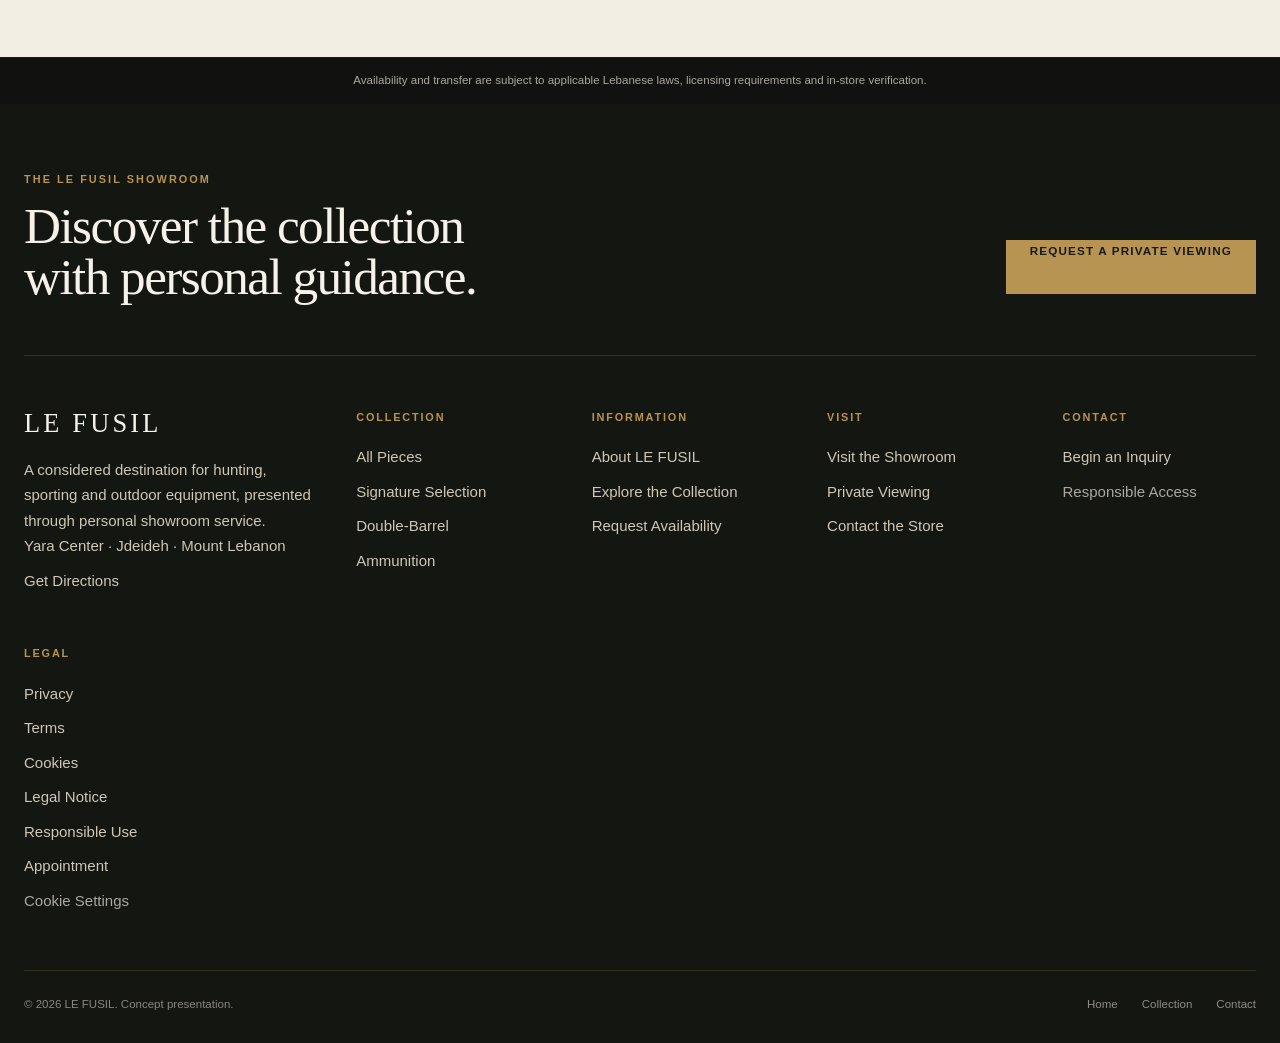
<file: responsible-use.html>
<!doctype html><html lang="en"><head><meta charset="utf-8"><meta name="viewport" content="width=device-width,initial-scale=1"><meta name="description" content="Responsible ownership, lawful access and safe storage guidance from LE FUSIL."><title>Responsible Use | LE FUSIL</title><link rel="canonical" href="https://tabanji.github.io/le-fusil-redesign/responsible-use.html"><link rel="stylesheet" href="css/global.css"><link rel="stylesheet" href="css/responsive.css"><link rel="stylesheet" href="css/i18n.css"><link rel="stylesheet" href="css/legal.css"><link rel="stylesheet" href="css/consent.css"></head><body data-legal-page="responsible-use"><a class="skip-link" href="#legalContent">Skip to content</a><div id="siteHeader"></div><main class="legal-main"><div class="legal-document" id="legalContent"></div></main><div id="siteFooter"></div><script defer src="js/site-config.js"></script><script defer src="data/translations/en.js"></script><script defer src="data/translations/ar.js"></script><script defer src="data/translations/fr.js"></script><script defer src="data/legal-content.js"></script><script defer src="js/locale-router.js"></script><script defer src="js/components.js"></script><script defer src="js/global.js"></script><script defer src="js/i18n.js"></script><script defer src="js/seo-localization.js"></script><script defer src="js/consent-manager.js"></script><script defer src="js/analytics-events.js"></script><script defer src="js/legal-page.js"></script></body></html>
</file>
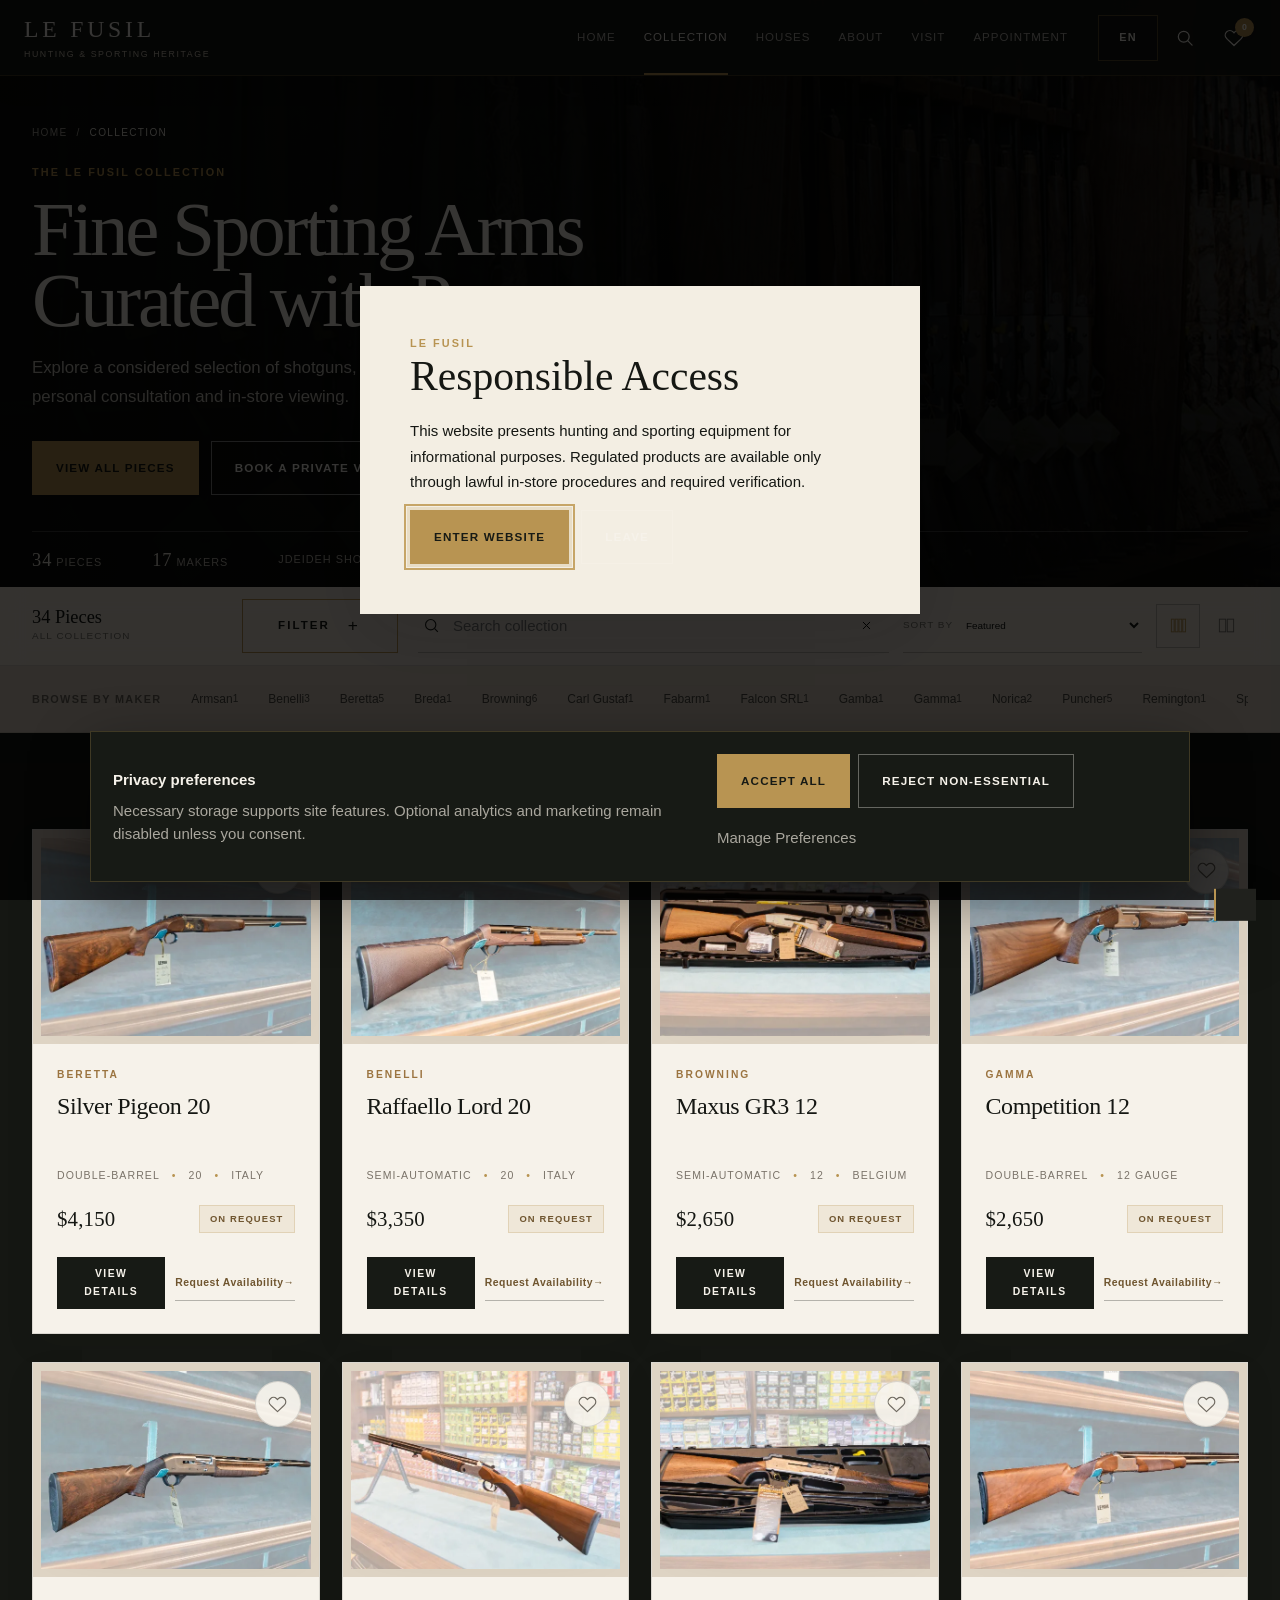
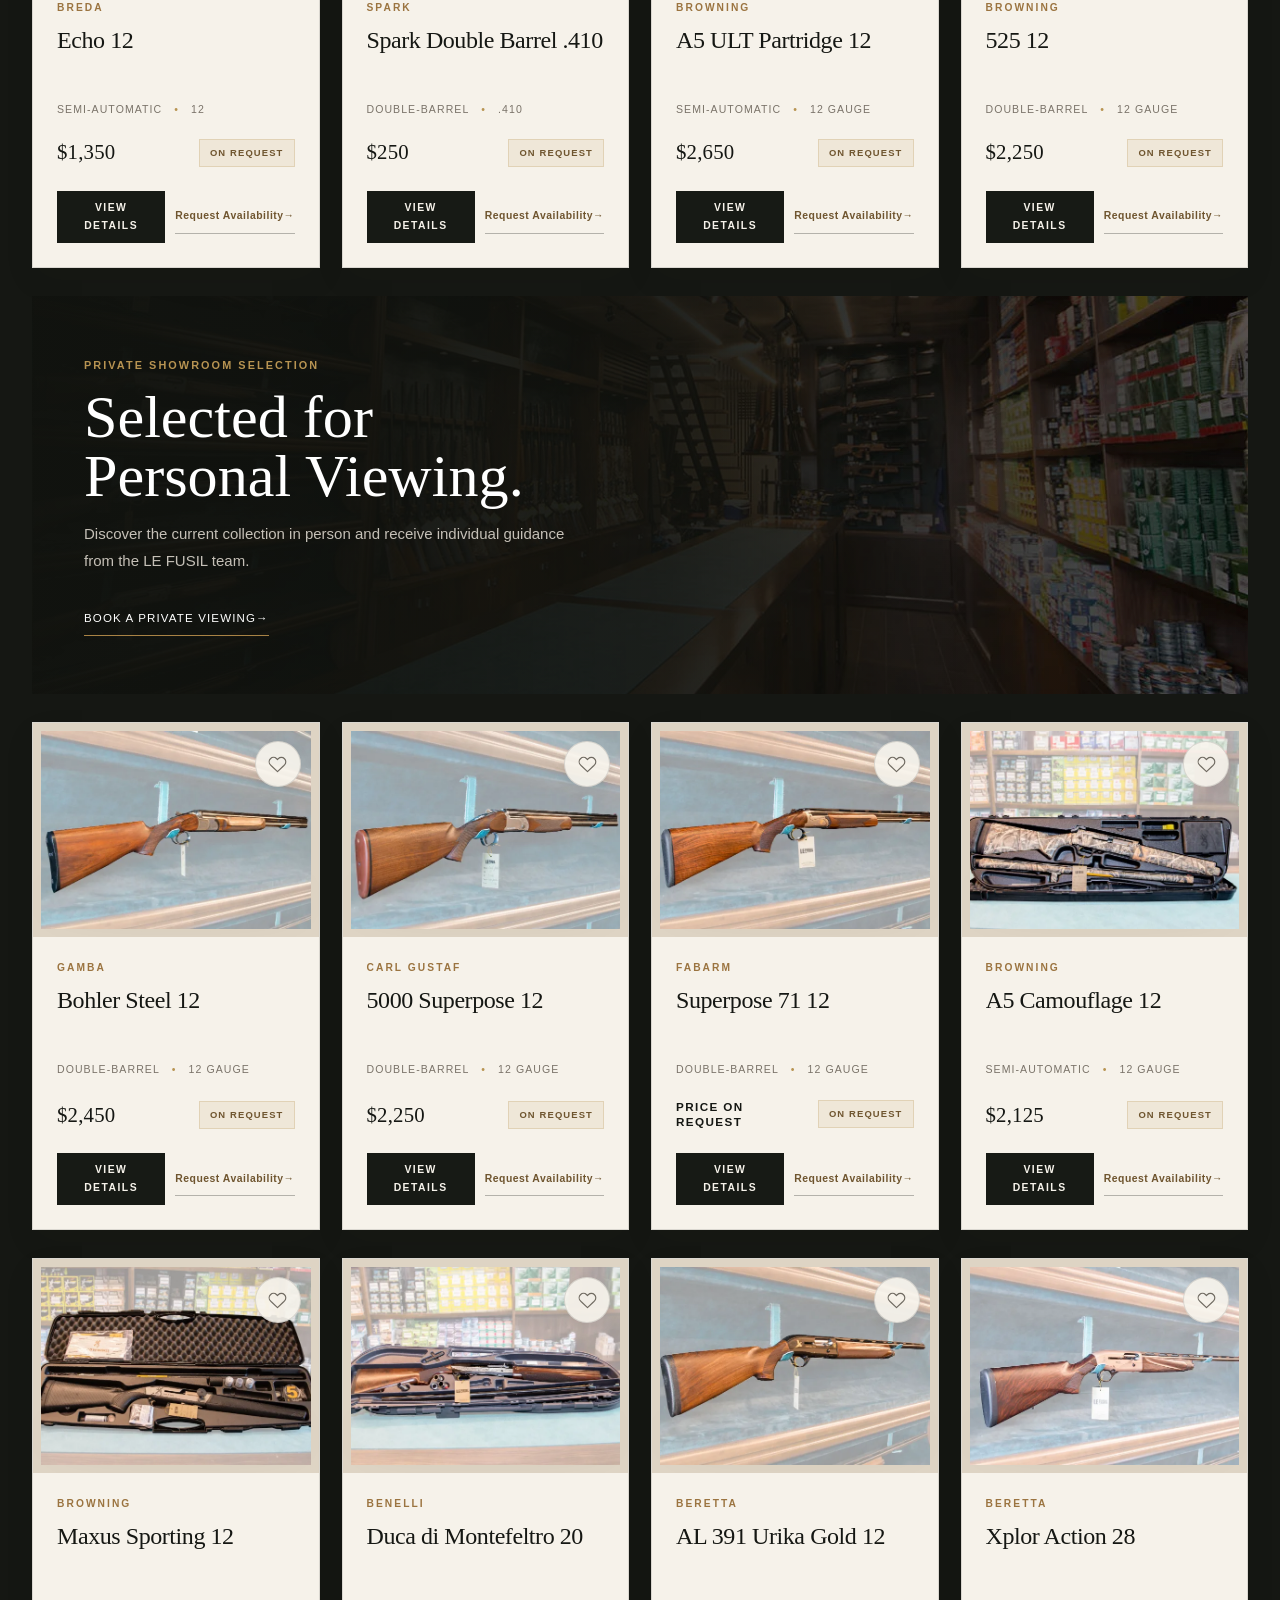
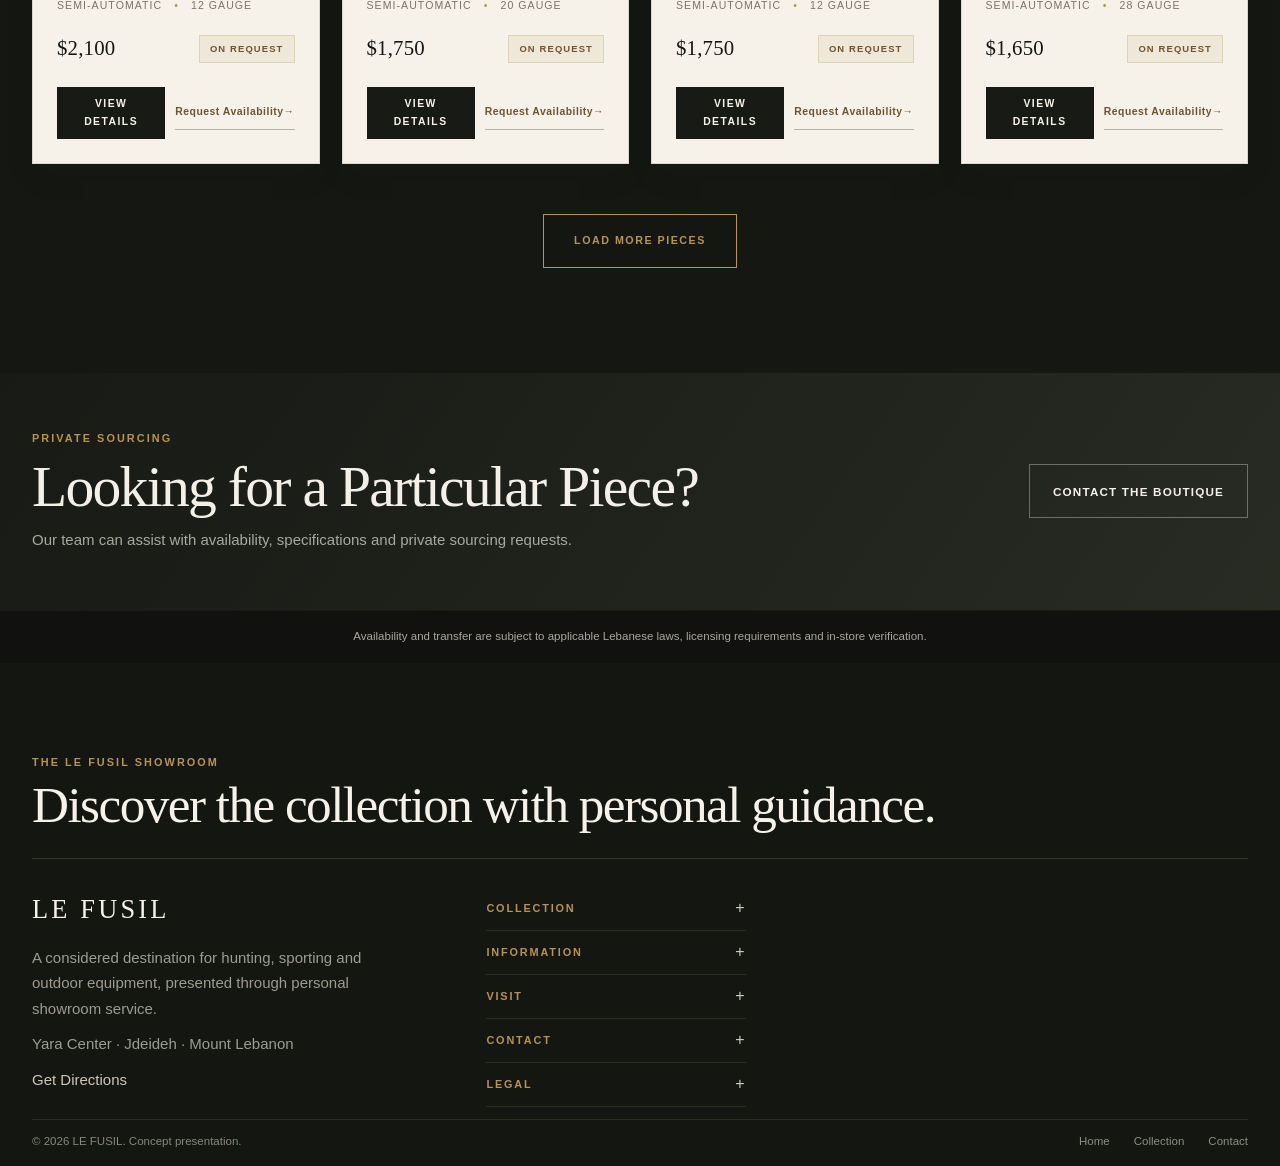
<file: shop.html>
<!doctype html>
<html lang="en" class="inner">
<head>
  <meta charset="utf-8">
  <meta name="viewport" content="width=device-width,initial-scale=1">
  <meta name="theme-color" content="#171815"><meta name="color-scheme" content="light dark"><meta name="referrer" content="strict-origin-when-cross-origin">
  <title>Explore the Collection | LE FUSIL</title>
  <meta name="description" content="Explore the LE FUSIL collection of sporting arms, outdoor equipment and field essentials, selected for personal showroom presentation.">
  <link rel="canonical" href="https://tabanji.github.io/le-fusil-redesign/shop.html">
  <meta property="og:title" content="Explore the Collection | LE FUSIL">
  <meta property="og:description" content="Curated sporting arms, outdoor equipment and field essentials selected for personal showroom presentation.">
  <meta property="og:type" content="website">
  <meta property="og:url" content="https://tabanji.github.io/le-fusil-redesign/shop.html"><meta property="og:image" content="https://tabanji.github.io/le-fusil-redesign/assets/images/showroom/le-fusil-collection-wall.jpg"><meta property="og:image:width" content="1240"><meta property="og:image:height" content="626"><meta property="og:image:alt" content="Curated sporting arms displayed inside the LE FUSIL showroom">
  <meta name="twitter:card" content="summary_large_image">
  <meta name="twitter:title" content="Explore the Collection | LE FUSIL"><meta name="twitter:description" content="Curated sporting arms, outdoor equipment and field essentials selected for personal showroom presentation."><meta name="twitter:image" content="https://tabanji.github.io/le-fusil-redesign/assets/images/showroom/le-fusil-collection-wall.jpg">
  <link rel="icon" href="assets/icons/favicon.svg" type="image/svg+xml"><link rel="icon" href="assets/icons/favicon-32x32.png" sizes="32x32" type="image/png"><link rel="apple-touch-icon" href="assets/icons/apple-touch-icon.png"><link rel="manifest" href="manifest.webmanifest">
  <script type="application/ld+json">{"@context":"https://schema.org","@type":"BreadcrumbList","itemListElement":[{"@type":"ListItem","position":1,"name":"Home","item":"https://tabanji.github.io/le-fusil-redesign/"},{"@type":"ListItem","position":2,"name":"Collection","item":"https://tabanji.github.io/le-fusil-redesign/shop.html"}]}</script>
  <link rel="stylesheet" href="css/global.css">
  <link rel="stylesheet" href="css/index.css">
  <link rel="stylesheet" href="css/shop.css">
  <link rel="stylesheet" href="css/shop-luxury.css?v=20260808-3">
  <script src="data/translations/shop-luxury.js"></script>
  <link rel="stylesheet" href="css/responsive.css">
</head>
<body class="shop-page">
  <a class="skip-link" href="#main">Skip to content</a>
  <div id="siteHeader"></div>
  <main id="main">
    <section class="collection-hero" aria-labelledby="collectionTitle">
      <picture class="collection-hero-media" aria-hidden="true"><source type="image/webp" srcset="assets/images/showroom/optimized/le-fusil-collection-wall-640.webp 640w, assets/images/showroom/optimized/le-fusil-collection-wall-1240.webp 1240w"><img src="assets/images/showroom/le-fusil-collection-wall.jpg" width="1240" height="626" alt="" fetchpriority="high" decoding="async"></picture><div class="collection-hero-texture" aria-hidden="true"></div>
      <div class="collection-container collection-hero-content">
        <nav class="collection-breadcrumb" aria-label="Breadcrumb"><a href="index.html">Home</a><span aria-hidden="true">/</span><span aria-current="page">Collection</span></nav>
        <div class="eyebrow">The LE FUSIL Collection</div>
        <h1 id="collectionTitle">Fine Sporting Arms<span class="collection-title-comma">,</span><br>Curated with Purpose.</h1>
        <p>Explore a considered selection of shotguns, sporting rifles and field equipment, presented for personal consultation and in-store viewing.</p>
        <div class="collection-hero-actions"><a class="btn" href="#collectionGrid">View All Pieces</a><a class="btn btn-outline" href="appointment.html?source=collection">Book a Private Viewing</a></div>
        <div class="collection-stats"><span><strong id="heroPieceCount">0</strong> pieces</span><span><strong id="heroMakerCount">0</strong> makers</span><span>Jdeideh showroom</span><span>Current collection · Availability confirmed personally</span></div>
      </div>
    </section>

    <section class="collection-toolbar" aria-label="Collection controls">
      <div class="collection-container toolbar-inner">
        <div class="toolbar-summary"><strong id="resultCount" aria-live="polite">0 Pieces</strong><span id="collectionLabel">All Collection</span></div>
        <button type="button" class="mobile-filter-button" id="openFilters" aria-controls="filters" aria-expanded="false"><span class="filter-toggle-label">Filter</span><span id="mobileFilterCount"></span><span class="filter-toggle-icon" aria-hidden="true">+</span></button>
        <div class="toolbar-controls">
          <div class="collection-search">
            <svg viewBox="0 0 24 24" aria-hidden="true"><circle cx="11" cy="11" r="6.5"/><path d="m16 16 4 4"/></svg>
            <label class="sr-only" for="shopSearch">Search collection</label>
            <input id="shopSearch" type="search" placeholder="Search collection" autocomplete="off">
            <button type="button" class="search-clear" id="searchClear" aria-label="Clear collection search" hidden><svg viewBox="0 0 24 24" aria-hidden="true"><path d="m7 7 10 10M17 7 7 17"/></svg></button>
          </div>
          <label class="sort-control"><span>Sort by</span><select id="sort" aria-label="Sort collection"><option value="featured">Featured</option><option value="name-asc">Name: A–Z</option><option value="name-desc">Name: Z–A</option><option value="price-asc">Price: Low to High</option><option value="price-desc">Price: High to Low</option><option value="maker-asc">Maker: A–Z</option></select></label>
          <button type="button" class="toolbar-clear" id="toolbarClear" hidden>Clear Filters</button>
          <div class="view-controls" aria-label="Grid view">
            <button type="button" data-view="three" aria-label="Four-column view" aria-pressed="true"><svg viewBox="0 0 24 24" aria-hidden="true"><rect x="3" y="4" width="3.5" height="16"/><rect x="7.8" y="4" width="3.5" height="16"/><rect x="12.6" y="4" width="3.5" height="16"/><rect x="17.4" y="4" width="3.5" height="16"/></svg></button>
            <button type="button" data-view="two" aria-label="Two-column editorial view" aria-pressed="false"><svg viewBox="0 0 24 24" aria-hidden="true"><rect x="3" y="4" width="8" height="16"/><rect x="13" y="4" width="8" height="16"/></svg></button>
          </div>
        </div>
      </div>
    </section>

    <nav class="collection-browse" aria-label="Browse the collection"><div class="collection-container"><span>Browse by Maker</span><div id="makerLinks"></div><span>Browse by Category</span><div id="categoryLinks"></div></div></nav>
    <section class="collection-main" id="collectionGrid">
      <div class="collection-container catalog-layout">
        <button type="button" class="filter-drawer-overlay" id="filterOverlay" aria-label="Close filters" tabindex="-1" hidden></button>
        <aside class="filters" id="filters" aria-hidden="false" aria-labelledby="filterDrawerTitle">
          <div class="filter-drawer-head"><h2 id="filterDrawerTitle">Filters <span class="filter-drawer-selection" id="drawerSelectedCount" aria-live="polite"></span></h2><button type="button" id="closeFilters" aria-label="Close filters"><svg viewBox="0 0 24 24" aria-hidden="true"><path d="m6 6 12 12M18 6 6 18"/></svg></button></div>
          <form id="filterForm"><div id="filterGroups"></div></form>
          <div class="filter-drawer-footer"><button type="button" class="filter-clear" id="drawerClear">Clear All</button><button type="button" class="filter-apply" id="applyFilters" aria-live="polite">Show 0 Pieces</button></div>
        </aside>
        <div class="catalog-results">
          <div class="active-filters" id="activeFilters" aria-label="Active filters" hidden></div>
          <div class="products-grid catalog-grid" id="productGrid" aria-busy="true"><div class="catalog-skeleton"></div><div class="catalog-skeleton"></div><div class="catalog-skeleton"></div></div>
          <aside class="collection-editorial-break" id="collectionEditorial" hidden><div class="eyebrow">Private Showroom Selection</div><h2>Selected for Personal Viewing.</h2><p>Discover the current collection in person and receive individual guidance from the LE FUSIL team.</p><a href="appointment.html?source=collection">Book a Private Viewing <span aria-hidden="true">→</span></a></aside>
          <div class="products-grid catalog-grid catalog-grid-continuation" id="productGridContinuation" hidden></div>
          <div class="collection-empty" id="emptyState" hidden>
            <svg viewBox="0 0 64 64" aria-hidden="true"><circle cx="28" cy="28" r="17"/><path d="m40 40 14 14M20 28h16"/></svg>
            <h2>No Pieces Match Your Selection</h2>
            <p>Adjust the filters or contact the boutique for assistance with a specific request.</p>
            <div class="empty-actions"><button type="button" class="btn btn-dark" id="emptyClear">Clear Filters</button><a class="btn btn-outline" href="contact.html">Contact the Boutique</a></div>
          </div>
          <div class="load-more-wrap"><button type="button" class="load-more" id="loadMore" hidden>Load More Pieces</button><span class="sr-only" id="loadAnnouncement" aria-live="polite"></span></div>
        </div>
      </div>
    </section>

    <section class="collection-sourcing">
      <div class="collection-container sourcing-inner"><div><div class="eyebrow">Private Sourcing</div><h2>Looking for a Particular Piece?</h2><p>Our team can assist with availability, specifications and private sourcing requests.</p></div><a class="btn btn-outline" href="contact.html">Contact the Boutique</a></div>
    </section>
  </main>
  <div id="siteFooter"></div>
  <script defer src="data/products.js"></script>
  <script defer src="js/site-config.js"></script><script defer src="data/translations/en.js"></script><script defer src="data/translations/ar.js"></script><script defer src="data/translations/fr.js"></script><script defer src="js/locale-router.js"></script>
  <script defer src="js/components.js?v=20260808-2"></script>
  <script defer src="js/global.js"></script>
  <script defer src="js/index.js"></script>
  <script defer src="js/shop.js?v=20260808-3"></script>
  <script defer src="js/shop-luxury.js"></script>
  <script defer src="js/i18n.js"></script><script defer src="js/seo-localization.js"></script><script defer src="js/consent-manager.js"></script><script defer src="js/analytics-events.js"></script>
</body>
</html>
</file>
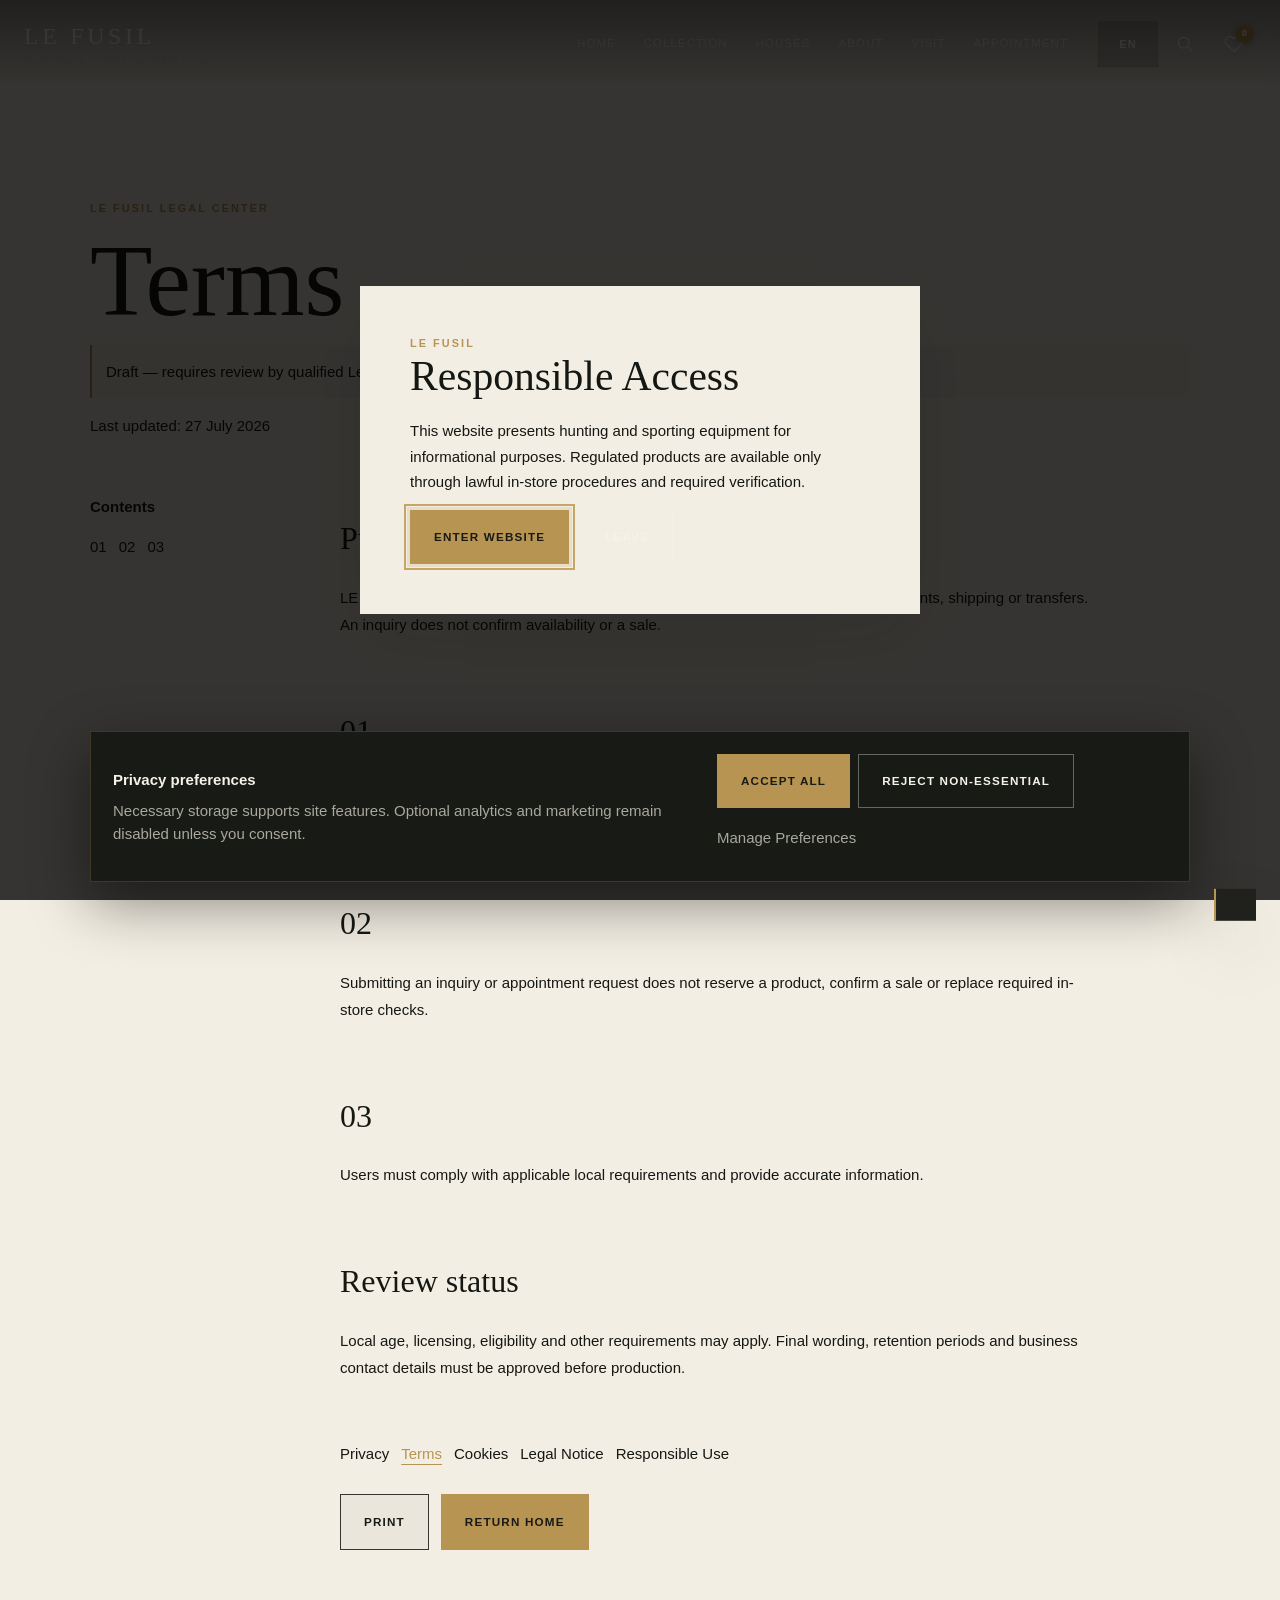
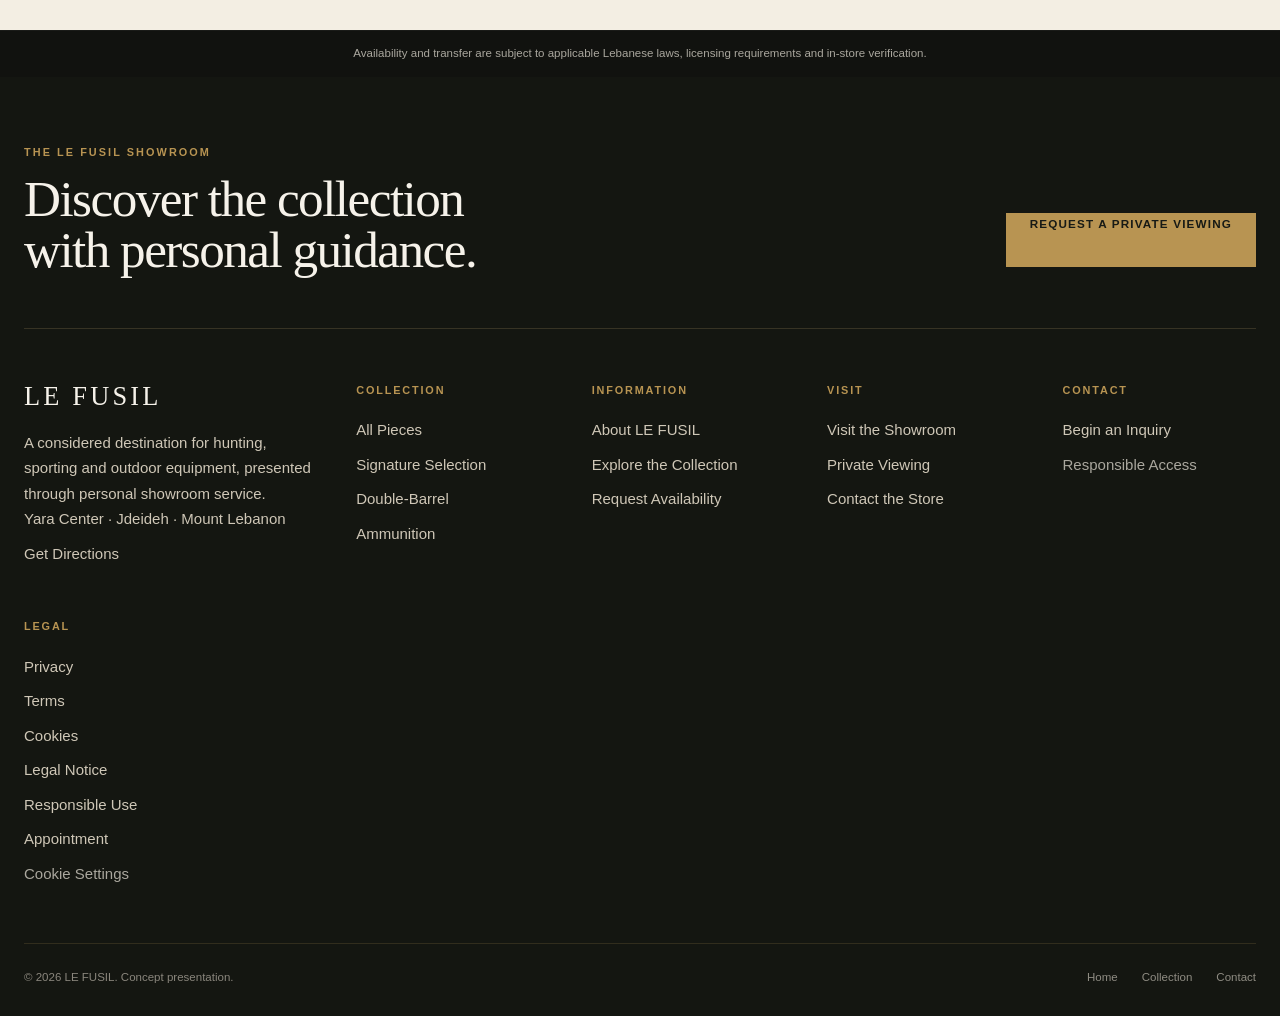
<file: terms.html>
<!doctype html><html lang="en"><head><meta charset="utf-8"><meta name="viewport" content="width=device-width,initial-scale=1"><meta name="description" content="Draft terms for use of the LE FUSIL catalogue and inquiry website."><title>Terms | LE FUSIL</title><link rel="canonical" href="https://tabanji.github.io/le-fusil-redesign/terms.html"><link rel="stylesheet" href="css/global.css"><link rel="stylesheet" href="css/responsive.css"><link rel="stylesheet" href="css/i18n.css"><link rel="stylesheet" href="css/legal.css"><link rel="stylesheet" href="css/consent.css"></head><body data-legal-page="terms"><a class="skip-link" href="#legalContent">Skip to content</a><div id="siteHeader"></div><main class="legal-main"><div class="legal-document" id="legalContent"></div></main><div id="siteFooter"></div><script defer src="js/site-config.js"></script><script defer src="data/translations/en.js"></script><script defer src="data/translations/ar.js"></script><script defer src="data/translations/fr.js"></script><script defer src="data/legal-content.js"></script><script defer src="js/locale-router.js"></script><script defer src="js/components.js"></script><script defer src="js/global.js"></script><script defer src="js/i18n.js"></script><script defer src="js/seo-localization.js"></script><script defer src="js/consent-manager.js"></script><script defer src="js/analytics-events.js"></script><script defer src="js/legal-page.js"></script></body></html>
</file>
<file: css/global.css>
@import url('design-system.css');
:root{--bg-primary:var(--color-bg-light);--bg-secondary:#e7e0d4;--surface-dark:var(--color-bg-dark);--surface-dark-soft:var(--color-surface-dark);--text-primary:var(--color-text-dark);--text-light:var(--color-text-light);--text-muted:var(--color-text-muted);--accent:var(--color-brand-brass);--accent-light:var(--color-brand-brass-hover);--border:rgba(21,23,19,.12);--serif:Georgia,'Times New Roman',serif;--sans:Arial,Helvetica,sans-serif;--max:1320px;--shadow:0 24px 70px rgba(20,20,16,.12)}
*{box-sizing:border-box}html{scroll-behavior:smooth}body{margin:0;background:var(--bg-primary);color:var(--text-primary);font:15px/1.65 var(--sans);overflow-x:hidden}body.lock{overflow:hidden}a{color:inherit;text-decoration:none}button,input,select,textarea{font:inherit}button{cursor:pointer}img{max-width:100%;display:block}.container{width:min(calc(100% - 48px),var(--max));margin:auto}.eyebrow{color:var(--accent);font-size:.71rem;font-weight:700;letter-spacing:.2em;text-transform:uppercase}.section{padding:110px 0}.section-title{font:400 clamp(2.3rem,5vw,4.5rem)/1.02 var(--serif);margin:.3em 0}.muted{color:var(--text-muted)}.btn{min-height:46px;display:inline-flex;align-items:center;justify-content:center;gap:10px;padding:0 23px;border:1px solid var(--accent);background:var(--accent);color:#fff;font-size:.73rem;font-weight:700;letter-spacing:.1em;text-transform:uppercase;transition:.25s}.btn:hover{background:var(--accent-light);border-color:var(--accent-light)}.btn-outline{background:transparent;color:inherit;border-color:currentColor}.btn-dark{background:var(--surface-dark);border-color:var(--surface-dark)}.skip-link{position:fixed;z-index:999;top:-100px;left:20px;background:#fff;padding:12px}.skip-link:focus{top:20px}:focus-visible{outline:2px solid var(--accent-light);outline-offset:4px}
.header{position:absolute;z-index:50;inset:0 0 auto;color:var(--text-light);height:98px;transition:.3s}.header.scrolled,.inner .header{position:fixed;background:rgba(23,24,21,.94);backdrop-filter:blur(14px);height:76px;border-bottom:1px solid rgba(255,255,255,.13)}.nav{height:100%;display:flex;align-items:center;gap:34px}.brand{margin-right:auto;line-height:1}.brand strong{font:400 1.55rem var(--serif);letter-spacing:.14em}.brand small{display:block;margin-top:7px;font-size:.55rem;letter-spacing:.16em;text-transform:uppercase;color:#c9c5bc}.nav-links{display:flex;align-items:center;gap:25px;font-size:.72rem;letter-spacing:.09em;text-transform:uppercase}.icon-btn,.lang{width:44px;height:44px;border:0;background:transparent;color:inherit;display:grid;place-items:center}.lang{width:auto;font-size:.68rem}.hamb{display:none}.legal-strip{padding:16px 24px;background:#11120f;color:#c8c5bc;text-align:center;font-size:.72rem}.footer{background:var(--surface-dark);color:var(--text-light);padding:80px 0 28px}.footer-grid{display:grid;grid-template-columns:2fr repeat(3,1fr);gap:50px}.footer h3{font:400 1.5rem var(--serif);letter-spacing:.12em}.footer h4{font-size:.68rem;letter-spacing:.17em;text-transform:uppercase;color:var(--accent-light)}.footer a{display:block;color:#bdb9b0;margin:8px 0}.footer-bottom{display:flex;justify-content:space-between;border-top:1px solid #373832;margin-top:55px;padding-top:24px;color:#8f8c83;font-size:.72rem}
.overlay{position:fixed;z-index:100;inset:0;background:rgba(12,13,11,.98);color:#fff;display:none}.overlay.open{display:flex}.overlay-inner{width:min(760px,calc(100% - 40px));margin:auto}.overlay-close{position:absolute;right:24px;top:24px}.search-input{width:100%;border:0;border-bottom:1px solid #555;background:transparent;color:#fff;padding:18px 0;font:2rem var(--serif);outline:0}.search-results{margin-top:24px;max-height:45vh;overflow:auto}.search-result{display:flex;justify-content:space-between;padding:15px 0;border-bottom:1px solid #333}.modal{align-items:center;justify-content:center;background:rgba(0,0,0,.78)}.modal-card{width:min(560px,calc(100% - 36px));background:var(--bg-primary);color:var(--text-primary);padding:50px;box-shadow:var(--shadow)}.modal-card h2{font:2.6rem var(--serif);margin:0 0 18px}.actions{display:flex;gap:12px;flex-wrap:wrap}.toast{position:fixed;z-index:200;right:24px;bottom:24px;max-width:360px;padding:16px 20px;background:var(--surface-dark);color:#fff;box-shadow:var(--shadow);transform:translateY(140%);transition:.3s}.toast.show{transform:none}.page-hero{background:linear-gradient(115deg,#141511,#35352d);color:#fff;padding:175px 0 90px}.page-hero h1{font:400 clamp(3rem,7vw,6.8rem)/.95 var(--serif);margin:15px 0}.breadcrumb{font-size:.72rem;color:#aaa;text-transform:uppercase;letter-spacing:.12em}.reveal{opacity:0;transform:translateY(18px);transition:.7s}.reveal.visible{opacity:1;transform:none}.placeholder{background:radial-gradient(circle at 70% 25%,rgba(196,164,109,.2),transparent 30%),linear-gradient(135deg,#36372f,#171815);position:relative;overflow:hidden}.placeholder:after{content:'';position:absolute;inset:0;background:repeating-linear-gradient(120deg,transparent 0 34px,rgba(255,255,255,.018) 35px 36px)}
@media(max-width:900px){.nav-links,.nav>.btn,.nav>.lang{display:none}.hamb{display:grid}.header{height:76px}.mobile-menu{flex-direction:column;justify-content:center;padding:32px}.mobile-menu nav{display:flex;flex-direction:column;gap:18px;font:2.2rem var(--serif)}.mobile-menu .lang{display:block;margin-top:25px;color:#fff}.footer-grid{grid-template-columns:1fr 1fr}.section{padding:75px 0}}@media(max-width:560px){.container{width:min(calc(100% - 28px),var(--max))}.section{padding:60px 0}.footer-grid{grid-template-columns:1fr}.footer-bottom{display:block}.modal-card{padding:32px 24px}.actions .btn{width:100%}}
@media(max-width:768px){.header{height:calc(68px + env(safe-area-inset-top));padding-top:env(safe-area-inset-top)}.header.scrolled,.inner .header{height:calc(68px + env(safe-area-inset-top))}.header .container{width:min(calc(100% - 32px),var(--max))}.brand strong{font-size:1.4rem}.brand small{margin-top:5px}.mobile-menu{padding:calc(84px + env(safe-area-inset-top)) 24px calc(32px + env(safe-area-inset-bottom))}.overlay-close{top:calc(18px + env(safe-area-inset-top))}}
@media(prefers-reduced-motion:reduce){*{scroll-behavior:auto!important;animation:none!important;transition:none!important}.reveal{opacity:1;transform:none}}
@media(min-width:901px) and (max-width:1024px){.header-actions>.hamb{display:grid}}
@media(min-width:1025px){.header-actions{gap:8px}.header-actions>.header-cta,.header-actions>.hamb{display:none}}
.sr-only{position:absolute!important;width:1px!important;height:1px!important;padding:0!important;margin:-1px!important;overflow:hidden!important;clip:rect(0,0,0,0)!important;white-space:nowrap!important;border:0!important}

/* Premium global navigation and footer. */
.header{height:88px;background:linear-gradient(180deg,rgba(14,15,13,.42),transparent);transition:height 220ms ease,background-color 220ms ease,border-color 220ms ease}
.header.scrolled,.inner .header{height:76px;background:rgba(20,21,18,.96);border-bottom-color:rgba(196,164,109,.18);box-shadow:0 8px 28px rgba(0,0,0,.08)}
.nav{gap:30px}
.brand{flex:0 0 auto}
.brand strong{font-size:1.48rem;letter-spacing:.16em}
.brand small{color:#aaa79e;letter-spacing:.18em}
.header .brand strong{color:var(--color-text-light);transition:opacity 220ms ease-out}
@media(hover:hover) and (pointer:fine){.header .brand:hover strong{opacity:.82}}
.header .brand:focus-visible strong{opacity:.82}
.nav-links{height:100%;gap:28px}
.nav-links a{position:relative;display:flex;height:100%;align-items:center;color:#cbc7bd;transition:color 180ms ease}
.nav-links a:after{content:"";position:absolute;right:0;bottom:0;left:0;height:2px;background:var(--accent-light);transform:scaleX(0);transition:transform 180ms ease}
.nav-links a.active{color:#fff}
.nav-links a.active:after{transform:scaleX(1)}
.header-actions{display:flex;align-items:center;gap:5px}
.header-actions svg,.mobile-menu svg{width:20px;height:20px;fill:none;stroke:currentColor;stroke-width:1.45;stroke-linecap:round;stroke-linejoin:round}
.header-actions .icon-btn{position:relative;border:1px solid transparent}
.shortlist-count{position:absolute;top:1px;right:1px;display:grid;min-width:19px;height:19px;padding:0 4px;place-items:center;border-radius:999px;background:var(--accent);box-shadow:0 2px 7px rgba(0,0,0,.2);color:#fff;font-size:.55rem;font-weight:700;line-height:1}
.header-cta{min-height:44px;margin-left:10px;padding:0 19px;font-size:.65rem}
.hamb svg{width:23px;height:23px}
.footer{padding:0 0 28px;background:#171815}
.footer-lead{display:flex;align-items:end;justify-content:space-between;gap:50px;padding:68px 0 52px;border-bottom:1px solid rgba(196,164,109,.2)}
.footer-lead h2{max-width:760px;margin:.25em 0 0;font:400 clamp(2.6rem,4vw,4.6rem)/1 var(--serif);letter-spacing:-.03em}
.footer-lead .btn{flex:0 0 auto}
.footer-grid{grid-template-columns:1.5fr repeat(4,1fr);gap:42px;padding-top:52px}
.footer-brand p{max-width:330px;margin:0;color:#9e9b92}
.footer h3{margin:0 0 18px;font-size:1.65rem}
.footer h4{margin:0 0 18px}
.footer a,.footer-text-button{width:max-content;max-width:100%;margin:9px 0;color:#aaa79e;transition:color 180ms ease}
.footer-text-button{display:block;padding:0;border:0;background:transparent;font:inherit;text-align:left}
.footer-bottom{align-items:center;margin-top:48px}
.footer>.container>.footer-bottom:first-child{margin-top:0}
.footer-bottom nav{display:flex;gap:24px}
.footer-bottom nav a{margin:0;color:#8f8c83}
.legal-strip{border-top:1px solid rgba(255,255,255,.04);color:#aaa79e}
.mobile-menu{padding:0!important;background:#11120f}
.mobile-menu-panel{display:flex;width:min(100%,560px);height:100%;margin-left:auto;flex-direction:column;overflow-y:auto;overscroll-behavior:contain;padding:calc(24px + env(safe-area-inset-top)) 34px calc(28px + env(safe-area-inset-bottom));background:#171815;border-left:1px solid rgba(196,164,109,.18);scrollbar-width:thin}
.mobile-menu-head{position:sticky;z-index:2;top:0;display:flex;align-items:center;justify-content:space-between;min-height:58px;background:#171815}
.mobile-menu-head .brand{min-width:0}
.mobile-menu-head-actions{display:flex;flex:0 0 auto;align-items:center;gap:8px}
.mobile-menu-head .overlay-close{position:static;flex:0 0 48px}
.mobile-menu-head .language-switcher{position:relative;display:flex;width:48px;min-width:48px;height:48px;align-items:center;justify-content:center}
.mobile-menu-head .language-toggle{width:48px;min-width:48px;height:48px;padding:0;border-width:1px;color:#cbc7bd;line-height:1;transition:color 200ms ease,border-color 200ms ease,opacity 200ms ease}
.mobile-menu-head .language-menu{position:absolute;z-index:4;inset-block-start:calc(100% + 8px);inset-inline-end:0;width:max-content;min-width:142px;max-height:calc(100vh - 96px - env(safe-area-inset-top));overflow-y:auto;margin:0;padding:6px;border-color:rgba(184,148,82,.3);box-shadow:0 14px 32px rgba(0,0,0,.24)}
.mobile-menu-head .language-menu.open{display:grid}
.mobile-menu-head .language-menu button{width:100%;min-height:44px;padding:9px 12px;text-align:start;pointer-events:auto}
.mobile-menu nav{display:flex;margin:auto 0;flex-direction:column;gap:0;font:400 clamp(2.45rem,7vw,4rem)/1 var(--serif)}
.mobile-menu nav a{position:relative;padding:12px 0;color:#d4d0c7}
.mobile-menu nav a.active{padding-left:25px;color:#fff}
.mobile-menu nav a.active:before{content:"";position:absolute;top:50%;left:0;width:14px;height:1px;background:var(--accent-light)}
.mobile-menu-foot{padding-top:24px;border-top:1px solid #373832}
.mobile-menu-foot .btn{width:100%;min-height:54px}
.mobile-contact-link{display:inline-flex;gap:10px;margin-top:20px;color:var(--accent-light);font-size:.68rem;font-weight:700;letter-spacing:.12em;text-transform:uppercase}
.mobile-menu-foot p{max-width:390px;margin:20px 0 12px;color:#918e86;font-size:.78rem;line-height:1.65}
.mobile-menu .mobile-menu-social{display:grid;gap:16px;margin:20px 0 0;font:inherit}
.mobile-menu-social>span{color:var(--accent-light);font-size:.66rem;font-weight:700;letter-spacing:.14em;text-transform:uppercase}
.mobile-menu-social>div{display:flex;align-items:center;justify-content:flex-start;gap:12px}
.mobile-menu .mobile-menu-social a{display:grid;width:44px;height:44px;padding:0;place-items:center;color:#cbc7bd;transition:color 200ms ease,opacity 200ms ease}
.mobile-menu-social svg{width:21px;height:21px;fill:none;stroke:currentColor;stroke-width:1.45}
.mobile-menu-social a:nth-child(2) svg{width:22px;height:22px}
.mobile-menu-social svg path{fill:currentColor;stroke:none}
.toast{right:24px;bottom:24px;border-left:2px solid var(--accent);background:#20211d;color:#f4f0e8}
@media(hover:hover) and (pointer:fine){.nav-links a:hover,.footer a:hover,.footer-text-button:hover{color:var(--accent-light)}.nav-links a:hover:after{transform:scaleX(1)}.header-actions .icon-btn:hover{border-color:rgba(196,164,109,.34);color:var(--accent-light)}.btn:hover{background:var(--accent-light);border-color:var(--accent-light)}}
@media(hover:hover) and (pointer:fine){.mobile-menu .mobile-menu-social a:hover{color:var(--accent-light);opacity:.88}}
.mobile-menu .mobile-menu-social a:focus-visible{color:var(--accent-light);outline:1px solid var(--accent-light);outline-offset:2px}
.mobile-menu .mobile-menu-social a:active,.mobile-menu .mobile-menu-head .language-toggle:active{opacity:.76}
.mobile-menu .mobile-menu-head .language-toggle:hover,.mobile-menu .mobile-menu-head .language-toggle:focus-visible{border-color:var(--accent-light);color:var(--accent-light);opacity:.9}
@media(prefers-reduced-motion:reduce){.mobile-menu .mobile-menu-social a,.mobile-menu .mobile-menu-head .language-toggle{transition:none}}
@media(hover:none){.btn:hover{background:var(--accent);border-color:var(--accent)}.btn-outline:hover{background:transparent;border-color:currentColor}}
@media(max-width:1100px){.nav-links{gap:19px}.nav{gap:22px}.header-actions>[data-search],.header-actions>.lang{display:none}.footer-grid{grid-template-columns:1.35fr repeat(2,1fr)}.footer-grid>div:nth-child(n+4){margin-top:10px}}
@media(max-width:900px){.header-actions{margin-left:auto}.header-actions>[data-search],.header-actions>.lang,.header-cta{display:none}.hamb{display:grid}.nav>.brand{margin-right:0}.footer-lead{align-items:start;flex-direction:column}.footer-grid{grid-template-columns:repeat(2,1fr)}}
@media(max-width:768px){.header,.header.scrolled,.inner .header{height:calc(70px + env(safe-area-inset-top))}.header{background:rgba(20,21,18,.88);border-bottom:1px solid rgba(255,255,255,.08)}.header .container{width:min(calc(100% - 28px),var(--max))}.header-actions{gap:2px}.brand strong{font-size:1.32rem}.brand small{font-size:.5rem}.footer-lead{padding:54px 0 42px}.footer-grid{gap:36px 24px;padding-top:42px}.footer-bottom{align-items:start;flex-direction:column;gap:15px}.mobile-menu-panel{padding-right:24px;padding-left:24px}}
@media(max-width:560px){.header .container{width:min(calc(100% - 24px),var(--max))}.header-actions .icon-btn{width:44px;height:44px}.footer-grid{grid-template-columns:1fr}.footer-grid>div:nth-child(n+2){padding-top:24px;border-top:1px solid #31322d}.footer-lead .btn{width:100%;min-height:54px}.footer-bottom nav{flex-wrap:wrap;gap:10px 20px}.toast{right:14px;bottom:14px;left:14px;max-width:none}.mobile-menu nav{font-size:clamp(2.35rem,11vw,3.1rem)}}

/* Final shared UI system. */
:root{--motion-fast:200ms;--motion-ease:ease-out;--control-height:54px;--space-section:96px;--focus-ring:0 0 0 3px rgba(155,122,69,.16)}
body{line-height:1.7}
.section{padding:var(--space-section) 0}
.eyebrow{font-size:.68rem;line-height:1.45;letter-spacing:.19em}
.section-title{margin:.28em 0 .34em;letter-spacing:-.03em}
.btn,.card-primary,.card-secondary,.product-action,.inquiry-submit,.contact-submit,.filter-apply,.filter-clear,.load-more,.mobile-filter-button,.mobile-request{min-height:var(--control-height);border-radius:0}
a,button,input,select,textarea,.product-card,.availability,.filter-chip,.custom-check{transition-duration:var(--motion-fast);transition-timing-function:var(--motion-ease)}
.btn,.toast,.reveal{transition-duration:var(--motion-fast);transition-timing-function:var(--motion-ease)}
button:disabled,input:disabled,select:disabled,textarea:disabled,[aria-disabled=true]{cursor:not-allowed;opacity:.46;filter:saturate(.55)}
picture{display:block}
:where(a,button,input,select,textarea,[tabindex]):focus-visible{outline:2px solid var(--accent-light);outline-offset:4px}
.icon-btn,.gallery-control,.modal-close,.search-clear,.view-controls button,.filter-drawer-head button{display:grid;min-width:44px;min-height:44px;place-items:center}
.icon-btn svg,.gallery-control svg,.modal-close svg,.search-clear svg,.view-controls svg,.filter-heading svg,.shortlist svg{stroke-width:1.5}
.availability{transition-property:border-color,background-color,color}
.breadcrumb a,.collection-breadcrumb a,.product-breadcrumbs a{transition:color var(--motion-fast) var(--motion-ease)}
.search-results>p{margin:24px 0 0;padding:28px 0;border-top:1px solid rgba(255,255,255,.16);color:#aaa79e;font:400 1.2rem/1.5 var(--serif)}
@media(hover:hover) and (pointer:fine){.breadcrumb a:hover,.collection-breadcrumb a:hover,.product-breadcrumbs a:hover{color:var(--accent-light)}}
@media(max-width:900px){:root{--space-section:72px}}
@media(max-width:560px){:root{--space-section:56px}.section-title{margin-bottom:.4em}}

/* Public luxury brand palette. Component geometry and application logic remain unchanged. */
body{background:var(--color-bg-light);color:var(--color-text-dark)}
body.home-page{--color-ink:var(--color-text-dark);--color-forest:var(--color-bg-dark);--color-ivory:var(--color-text-light);--color-bronze:var(--color-brand-brass);--color-stone:var(--color-text-muted)}
body.shop-page{--shop-ink:var(--color-text-dark);--shop-forest:var(--color-bg-dark);--shop-ivory:var(--color-bg-light);--shop-bronze:var(--color-brand-brass);--shop-stone:var(--color-text-muted)}
body.product-page{--lux-ink:var(--color-text-dark);--lux-forest:var(--color-bg-dark);--lux-ivory:var(--color-bg-light);--lux-bronze:var(--color-brand-brass);--lux-stone:var(--color-text-muted)}
.eyebrow{color:var(--color-brand-brass)}
.header.scrolled,.inner .header{background:rgba(23,26,21,.96);border-bottom-color:var(--color-border-brass)}
.header .brand strong{color:var(--color-text-light)}
.header .brand small{color:var(--color-text-muted-light)}
.header .nav-links a{color:rgba(246,242,234,.72)}
.header .nav-links a.active,.header .nav-links a[aria-current=page]{color:var(--color-text-light)}
.header .nav-links a:after{background:var(--color-brand-brass)}
.header .header-cta{border-color:var(--color-brand-brass);background:var(--color-brand-brass);color:var(--color-bg-dark)}
.btn{border-color:var(--color-brand-brass);background:var(--color-brand-brass);color:var(--color-bg-dark)}
.btn-outline{border-color:rgba(246,242,234,.35);background:transparent;color:var(--color-text-light)}
.btn-dark,.product-card .card-primary,.product-page .product-action-primary{border-color:var(--color-bg-dark);background:var(--color-bg-dark);color:var(--color-text-light)}
.btn:disabled,.btn[aria-disabled=true]{opacity:.45}
.page-hero,.heritage-hero,.collection-hero,.showroom-hero{color:var(--color-text-light)}
.page-hero p,.heritage-hero-copy>p,.collection-hero p,.showroom-hero p{color:var(--color-text-muted-light)}
body.home-page .heritage-hero h1,body.home-page .heritage-hero h1 span{color:var(--color-text-light)}
body.home-page .heritage-hero-copy .eyebrow,body.shop-page .collection-hero .eyebrow,body.product-page .product-eyebrow{color:var(--color-brand-brass)}
.houses-section{background:var(--color-bg-dark);color:var(--color-text-light)}
.houses-section #houses-title,.houses-section .house-link span{color:var(--color-text-light)}
.houses-section .editorial-heading>p{color:var(--color-text-muted-light)}
.houses-section .house-link small{color:var(--color-text-muted)}
.houses-section .house-link b{color:var(--color-brand-brass)}
.houses-section .house-link{border-color:var(--color-border-brass);background:var(--color-surface-dark)}
.houses-section .houses-all-link{border-color:var(--color-border-brass-strong);color:var(--color-text-light)}
.product-card{background:var(--color-text-light);color:var(--color-text-dark)}
body.home-page .product-card,body.shop-page .product-card,body.product-page .product-card{border-color:rgba(21,23,19,.12);background:var(--color-text-light);color:var(--color-text-dark)}
.product-card .product-brand,.product-card .product-meta{color:#9b7440}
.product-card .product-info h3,.product-card .price{color:var(--color-text-dark)}
.product-card .product-card-meta,.product-card .product-card-description{color:#7b756b}
.product-card .availability{border-color:var(--color-border-brass);background:rgba(184,148,82,.12);color:#6f552f}
.product-card .card-secondary{color:#6f552f}
.product-card .shortlist{color:#6f6a61}
.product-card .shortlist.active{border-color:var(--color-brand-brass);background:var(--color-brand-brass);color:var(--color-bg-dark)}
.product-card[data-card-link],.favorite-item[data-card-link]{cursor:pointer}
.product-card[data-card-link]:focus-visible,.favorite-item[data-card-link]:focus-visible{outline:1px solid var(--color-brand-brass);outline-offset:4px;box-shadow:0 0 0 3px rgba(184,148,82,.12)}
.category-editorial{color:var(--color-text-dark)}
.category-editorial .category-number,.category-editorial a{color:#6f552f}
.category-content,.category-content h3{color:var(--color-text-light)}
.category-content p{color:var(--color-text-muted-light)}
.footer{background:#141611;color:var(--color-text-light)}
.footer .brand strong,.footer h3{color:var(--color-text-light)}
.footer h4{color:var(--color-brand-brass)}
.footer a{color:var(--color-text-muted-light)}
.footer-bottom{border-top-color:rgba(184,148,82,.18);color:var(--color-text-muted)}
:where(input,select,textarea){border-color:rgba(21,23,19,.18);background:var(--color-text-light);color:var(--color-text-dark)}
:where(input,select,textarea):focus{border-color:var(--color-brand-brass);box-shadow:var(--focus-ring)}
:where(input,select,textarea):user-invalid{border-color:var(--color-error)}
body.contact-page .contact-form :where(input,select,textarea),body.appointment-page .appointment-form :where(input,select,textarea),body.product-page .inquiry-dialog :where(input,select,textarea){border-color:rgba(21,23,19,.18);background:var(--color-text-light);color:var(--color-text-dark)}
body.contact-page .contact-form :where(input,select,textarea):focus,body.appointment-page .appointment-form :where(input,select,textarea):focus,body.product-page .inquiry-dialog :where(input,select,textarea):focus{border-color:var(--color-brand-brass);box-shadow:var(--focus-ring)}
body.contact-page .contact-form :where(input,select,textarea):user-invalid,body.appointment-page .appointment-form :where(input,select,textarea):user-invalid,body.product-page .inquiry-dialog :where(input,select,textarea):user-invalid{border-color:var(--color-error)}
body .consent-banner,body .consent-panel{border-color:var(--color-border-brass);background:var(--color-bg-dark);color:var(--color-text-light)}
body .consent-panel input{accent-color:var(--color-brand-brass)}
body .legal-draft{border-inline-start-color:var(--color-brand-brass)}
:where(a,button,input,select,textarea,[tabindex]):focus-visible{outline-color:var(--color-brand-brass-hover)}
@media(hover:hover) and (pointer:fine){.header .nav-links a:hover{color:var(--color-brand-brass-hover)}.header .header-cta:hover,.btn:hover{border-color:var(--color-brand-brass-hover);background:var(--color-brand-brass-hover);color:var(--color-bg-dark)}.btn-outline:hover{border-color:var(--color-brand-brass);background:transparent;color:var(--color-brand-brass-hover)}.btn-dark:hover,.product-card .card-primary:hover,.product-page .product-action-primary:hover{border-color:#2a2e27;background:#2a2e27;color:var(--color-text-light)}.product-card .card-secondary:hover{color:var(--color-brand-brass)}.footer a:hover{color:var(--color-text-light)}}
@media(prefers-reduced-motion:reduce){*,*:before,*:after{scroll-behavior:auto!important;transition-duration:.01ms!important;animation-duration:.01ms!important;animation-iteration-count:1!important}}
@media(forced-colors:active){:where(a,button,input,select,textarea,[tabindex]):focus-visible{outline:2px solid Highlight}.btn,.availability{border:1px solid ButtonText}}

/* Compact global-header language switcher. */
.header .language-switcher{position:relative;display:flex;width:60px;min-width:60px;min-height:46px;align-items:center;justify-content:center;align-self:center}
.header .language-toggle{display:grid;width:60px;min-width:60px;height:46px;padding:0;place-items:center;border:1px solid rgba(184,148,82,.42);background:rgba(10,12,9,.14);color:var(--color-text-light);font-size:.68rem;font-weight:700;letter-spacing:.12em;line-height:1;text-align:center;transition:color 200ms ease-out,border-color 200ms ease-out,background-color 200ms ease-out}
.header .language-toggle:after{content:none}
.header .language-toggle[aria-expanded=true]{border-color:var(--color-brand-brass);background:rgba(10,12,9,.24);color:var(--color-text-light)}
.header .language-toggle:focus-visible{border-color:var(--color-brand-brass-hover);color:var(--color-text-light)}
.header .language-menu{position:absolute;z-index:120;inset:auto;inset-block-start:calc(100% + 8px);inset-inline-end:0;display:none;min-width:92px;padding:6px;border:1px solid var(--color-border-brass);background:var(--color-bg-dark);box-shadow:0 14px 32px rgba(0,0,0,.24)}
.header .language-menu.open{display:grid}
.header .language-menu button{position:relative;min-width:0;min-height:40px;padding:8px 13px 8px 24px;border:0;background:transparent;color:var(--color-text-muted-light);font-size:.67rem;font-weight:700;letter-spacing:.14em;text-align:left}
.header .language-menu button[aria-current=true]{color:var(--color-text-light)}
.header .language-menu button[aria-current=true]:before{position:absolute;left:10px;top:50%;width:5px;height:5px;border-radius:50%;background:var(--color-brand-brass);content:"";transform:translateY(-50%)}
.header .language-menu button:focus-visible{color:var(--color-brand-brass-hover);outline:2px solid var(--color-brand-brass-hover);outline-offset:-2px}
@media(hover:hover) and (pointer:fine){.header .language-toggle:hover{border-color:var(--color-brand-brass);background:rgba(10,12,9,.22);color:var(--color-text-light)}.header .language-menu button:hover{background:var(--color-surface-dark);color:var(--color-brand-brass-hover)}}

@media(max-width:800px){
  .header .language-switcher{display:none}
  .header .header-actions{gap:0}
}
@media(max-width:768px){.footer .footer-grid .footer-text-button,.consent-banner .consent-actions .footer-text-button,.consent-panel .consent-actions .footer-text-button{display:flex;min-height:44px;align-items:center}}
</file>
<file: css/index.css>
.hero{min-height:100svh;color:#fff;display:flex;align-items:center;background:linear-gradient(90deg,rgba(12,13,11,.94) 0%,rgba(12,13,11,.58) 55%,rgba(12,13,11,.3)),
linear-gradient(125deg,#11120f,#474537);background-size:cover;background-position:center}.hero-copy{max-width:820px;padding-top:70px}.hero h1{font:400 clamp(3.7rem,8vw,8rem)/.88 var(--serif);letter-spacing:-.04em;margin:25px 0}.hero p{max-width:640px;font-size:1.05rem;color:#d1cec7}.hero-features{position:absolute;bottom:0;left:0;right:0;border-top:1px solid rgba(255,255,255,.24)}.hero-features .container{display:grid;grid-template-columns:repeat(3,1fr)}.hero-features span{padding:25px 0;font-size:.7rem;letter-spacing:.15em;text-transform:uppercase}.categories{display:grid;grid-template-columns:repeat(12,1fr);gap:18px}.category{min-height:440px;color:#fff;padding:32px;display:flex;align-items:flex-end;position:relative}.category:nth-child(1),.category:nth-child(4){grid-column:span 7}.category:nth-child(2),.category:nth-child(3){grid-column:span 5}.category:nth-child(n+5){grid-column:span 6}.category h3{font:2.2rem var(--serif);margin:0}.category p{max-width:340px;color:#bbb}.category-content{position:relative;z-index:2}.products-grid{display:grid;grid-template-columns:repeat(3,1fr);gap:24px}.product-card{background:#fff}.product-image{aspect-ratio:1.2;background:linear-gradient(145deg,#dad2c5,#a99a84);position:relative}.product-image img{width:100%;height:100%;object-fit:cover}.shortlist{position:absolute;z-index:2;right:15px;top:15px;width:44px;height:44px;border:1px solid rgba(0,0,0,.16);background:rgba(255,255,255,.88);font-size:1.2rem}.shortlist.active{background:var(--accent);color:#fff}.product-info{padding:24px}.product-meta{font-size:.66rem;color:var(--accent);letter-spacing:.13em;text-transform:uppercase}.product-info h3{font:1.65rem var(--serif);margin:8px 0}.price{font-weight:700}.card-actions{display:flex;gap:10px;margin-top:18px}.card-actions .btn{padding:0 13px;flex:1;font-size:.62rem}.brand-strip{background:var(--surface-dark);color:#fff}.brands{display:grid;grid-template-columns:repeat(4,1fr);border-top:1px solid #383933;border-left:1px solid #383933}.brands span{padding:32px;text-align:center;border-right:1px solid #383933;border-bottom:1px solid #383933;font:1.2rem var(--serif);letter-spacing:.08em}.services{display:grid;grid-template-columns:repeat(3,1fr);gap:1px;background:var(--border)}.service{background:var(--bg-primary);padding:44px}.service b{color:var(--accent);font:2rem var(--serif)}.showroom{background:linear-gradient(105deg,#171815,#303028);color:#fff;padding:90px}.showroom p{max-width:660px;color:#c4c1b8}
@media(max-width:800px){.hero h1{font-size:clamp(3.2rem,16vw,5.6rem)}.categories{display:block}.category{margin-bottom:14px;min-height:360px}.products-grid{grid-template-columns:1fr 1fr}.services{grid-template-columns:1fr}.showroom{padding:55px 25px}}@media(max-width:560px){.hero-features .container{grid-template-columns:1fr}.hero-features span{padding:8px 0}.hero-copy{padding-bottom:115px}.products-grid{grid-template-columns:1fr}.brands{grid-template-columns:1fr 1fr}.card-actions{flex-direction:column}}

/* Mobile homepage hero polish. Desktop rules above remain unchanged. */
@media (max-width:768px){
  .hero{position:relative;min-height:760px;height:auto;align-items:flex-start;isolation:isolate;padding:calc(76px + env(safe-area-inset-top)) 0 0;background-image:radial-gradient(circle at 88% 72%,rgba(155,122,69,.2),transparent 31%),radial-gradient(circle at 18% 18%,rgba(196,164,109,.07),transparent 24%),repeating-linear-gradient(118deg,transparent 0 35px,rgba(255,255,255,.012) 36px 37px),linear-gradient(145deg,#0b0c0a 0%,#171813 52%,#0d0e0c 100%);background-position:center;background-size:cover}
  .hero:after{content:"";position:absolute;z-index:-1;inset:0;pointer-events:none;background:linear-gradient(180deg,rgba(0,0,0,.08),transparent 25%,rgba(0,0,0,.22));}
  .hero-copy{width:100%;max-width:none;padding:94px 24px calc(104px + env(safe-area-inset-bottom));margin:0 auto}
  .hero-copy .eyebrow{margin-bottom:38px;font-size:13px;font-weight:500;line-height:1.4;letter-spacing:.2em}
  .hero h1{max-width:100%;margin:0;font-size:clamp(62px,16vw,82px);font-weight:400;line-height:.93;letter-spacing:-.035em}
  .hero p{max-width:620px;margin:46px 0 0;font-size:clamp(20px,5.25vw,23px);line-height:1.5;color:rgba(244,240,232,.72)}
  .hero .actions{display:grid;grid-template-columns:1fr;gap:17px;margin-top:36px}
  .hero .actions .btn{width:100%;min-height:68px;padding:0 20px;font-size:clamp(16px,4.2vw,18px);letter-spacing:.09em}
  .hero .actions .btn-outline{border-color:rgba(244,240,232,.58)}
  .hero .actions .btn:active{transform:translateY(1px);filter:brightness(.9)}
  .hero-features{position:absolute;bottom:env(safe-area-inset-bottom);background:rgba(10,11,9,.38);border-top-color:rgba(255,255,255,.16)}
  .hero-features .container{width:100%;grid-template-columns:repeat(3,minmax(0,1fr));padding:25px 14px}
  .hero-features span{display:flex;align-items:center;justify-content:center;min-width:0;min-height:32px;padding:0 10px;text-align:center;font-size:11px;line-height:1.35;letter-spacing:.1em}
  .hero-features span+span{border-left:1px solid rgba(255,255,255,.18)}
}

@media (max-width:370px){
  .hero{min-height:740px;padding-bottom:0}
  .hero-copy{padding:88px 22px calc(96px + env(safe-area-inset-bottom))}
  .hero-copy .eyebrow{margin-bottom:34px;font-size:12px;letter-spacing:.18em}
  .hero h1{font-size:clamp(58px,16.7vw,64px);line-height:.94;letter-spacing:-.04em}
  .hero p{margin-top:40px;font-size:20px;line-height:1.47}
  .hero .actions{gap:16px;margin-top:34px}
  .hero .actions .btn{min-height:66px;font-size:16px}
  .hero-features .container{padding:22px 8px}
  .hero-features span{padding:0 6px;font-size:10px;letter-spacing:.07em}
}

/* Signature collection and shared luxury product cards. */
.signature-section{background:#e9e3d8}
.signature-heading{display:grid;grid-template-columns:minmax(0,1fr) auto;align-items:end;gap:48px;margin-bottom:62px}
.signature-heading-copy{max-width:760px}
.signature-heading .section-title{margin:.22em 0 .18em;letter-spacing:-.025em}
.signature-heading p{max-width:650px;margin:0;color:#68665f;font-size:1rem;line-height:1.75}
.collection-link{display:inline-flex;align-items:center;gap:14px;min-height:48px;padding:0 0 8px;border-bottom:1px solid rgba(29,30,26,.38);font-size:.72rem;font-weight:700;letter-spacing:.13em;text-transform:uppercase;transition:color 220ms ease,border-color 220ms ease}
.collection-link span{font-size:1.15rem;transition:transform 220ms ease}
.products-grid{grid-template-columns:repeat(3,minmax(0,1fr));gap:48px 30px;align-items:stretch}
.product-card{position:relative;display:flex;min-width:0;flex-direction:column;background:#f7f3ec;box-shadow:0 8px 24px rgba(26,25,21,.045);transition:transform 220ms ease,box-shadow 220ms ease}
.product-card:before{content:"";position:absolute;z-index:3;top:0;left:0;width:100%;height:2px;background:var(--accent);transform:scaleX(0);transform-origin:left;transition:transform 220ms ease}
.product-image{position:relative;isolation:isolate;aspect-ratio:4/3;overflow:hidden;background:radial-gradient(circle at 72% 30%,rgba(196,164,109,.18),transparent 30%),repeating-linear-gradient(122deg,transparent 0 31px,rgba(29,30,26,.018) 32px 33px),linear-gradient(145deg,#eee9e0 0%,#d9d0c1 100%)}
.product-image:after{content:"";position:absolute;z-index:-1;inset:auto 7% 12%;height:12%;border-radius:50%;background:rgba(38,36,30,.11);filter:blur(18px)}
.product-silhouette{position:absolute;z-index:-1;left:13%;right:13%;top:49%;height:7px;background:linear-gradient(90deg,#68675f 0 68%,#41423d 68% 93%,transparent 93%);transform:rotate(-3deg);opacity:.48}
.product-silhouette:before{content:"";position:absolute;right:4%;bottom:-12px;width:25%;height:22px;background:#55564f;clip-path:polygon(0 0,100% 20%,80% 100%,28% 68%)}
.product-silhouette:after{content:"";position:absolute;left:0;top:-2px;width:70%;height:3px;background:rgba(38,39,35,.8)}
.product-image img{position:relative;z-index:1;width:100%;height:100%;object-fit:cover;transition:transform 220ms ease}
.shortlist{position:absolute;z-index:4;top:18px;right:18px;display:grid;width:46px;height:46px;padding:0;place-items:center;border:1px solid rgba(29,30,26,.13);border-radius:50%;background:rgba(247,243,236,.92);color:#34352f;box-shadow:0 4px 14px rgba(24,24,20,.06);transition:transform 220ms ease,background-color 220ms ease,color 220ms ease,border-color 220ms ease}
.shortlist svg{width:19px;height:19px;overflow:visible;fill:transparent;stroke:currentColor;stroke-width:1.45;stroke-linecap:round;stroke-linejoin:round;transition:fill 220ms ease,transform 220ms ease}
.shortlist.active{border-color:var(--accent);background:var(--accent);color:#fff}
.shortlist.active svg{fill:currentColor}
.product-info{display:flex;flex:1;flex-direction:column;padding:28px 28px 30px}
.product-brand{color:var(--accent);font-size:.64rem;font-weight:700;letter-spacing:.2em;line-height:1.4;text-transform:uppercase}
.product-info h3{display:-webkit-box;min-height:2.25em;margin:10px 0 18px;overflow:hidden;font:400 clamp(1.55rem,2vw,2rem)/1.12 var(--serif);letter-spacing:-.018em;-webkit-box-orient:vertical;-webkit-line-clamp:2}
.product-info h3 a{transition:color 220ms ease}
.product-buyline{display:flex;align-items:center;justify-content:space-between;gap:16px;margin-top:auto;padding-top:2px}
.price{color:#20211d;font:400 1.3rem/1.2 var(--serif);letter-spacing:.01em}
.price-request{color:#5f5d55;font:600 .73rem/1.3 var(--sans);letter-spacing:.12em;text-transform:uppercase}
.availability{display:inline-flex;align-items:center;min-height:28px;padding:0 10px;border:1px solid transparent;font-size:.59rem;font-weight:700;letter-spacing:.12em;white-space:nowrap;text-transform:uppercase}
.availability-available{border-color:rgba(70,102,73,.24);background:rgba(70,102,73,.08);color:#466649}
.availability-limited{border-color:rgba(155,122,69,.28);background:rgba(155,122,69,.09);color:#806235}
.availability-request{border-color:rgba(91,89,81,.2);background:rgba(91,89,81,.065);color:#646259}
.card-actions{display:grid;grid-template-columns:1fr;gap:10px;margin-top:25px}
.card-primary,.card-secondary{display:flex;width:100%;min-height:52px;align-items:center;justify-content:center;padding:0 18px;border:1px solid #1d1e1a;font-size:.65rem;font-weight:700;letter-spacing:.14em;text-align:center;text-transform:uppercase;transition:background-color 220ms ease,color 220ms ease,border-color 220ms ease,transform 100ms ease}
.card-primary{background:#1d1e1a;color:#f7f3ec}
.card-secondary{background:transparent;color:#33342f;border-color:rgba(29,30,26,.27)}
.card-primary:active,.card-secondary:active{transform:translateY(1px)}
.product-card-category,.product-card-description{display:none}.availability-unavailable{border-color:rgba(105,74,68,.22);background:rgba(105,74,68,.07);color:#76544e}

@media (hover:hover) and (pointer:fine){
  .product-card:hover{transform:translateY(-4px);box-shadow:0 16px 36px rgba(26,25,21,.085)}
  .product-card:hover:before{transform:scaleX(1)}
  .product-card:hover .product-image img{transform:scale(1.02)}
  .product-info h3 a:hover,.collection-link:hover{color:var(--accent)}
  .collection-link:hover{border-color:var(--accent)}
  .collection-link:hover span{transform:translateX(4px)}
  .shortlist:hover{transform:scale(1.04);border-color:var(--accent)}
  .shortlist:hover svg{transform:scale(1.02)}
  .card-primary:hover{background:#33342f;border-color:#33342f}
  .card-secondary:hover{background:#ece5da;border-color:rgba(29,30,26,.55)}
}

@media (max-width:1100px){
  .products-grid{grid-template-columns:repeat(2,minmax(0,1fr));gap:34px 24px}
}

@media (max-width:640px){
  .signature-section .container{width:min(calc(100% - 40px),var(--max))}
  .signature-heading{display:block;margin-bottom:38px}
  .signature-heading .section-title{font-size:clamp(2.55rem,12vw,3.4rem)}
  .signature-heading p{font-size:.94rem;line-height:1.65}
  .collection-link{margin-top:24px}
  .products-grid{grid-template-columns:1fr;gap:28px}
  .product-info{padding:24px 22px 25px}
  .product-info h3{min-height:0;font-size:1.7rem}
  .product-buyline{align-items:flex-end}
  .card-actions{gap:11px;margin-top:22px}
  .card-primary,.card-secondary{min-height:54px}
}

/* Homepage editorial showroom story. */
.showroom-editorial{display:grid;grid-template-columns:minmax(0,1.58fr) minmax(360px,1fr);min-height:680px;background:#1a1b18;color:var(--text-light);overflow:hidden}
.showroom-editorial-media{position:relative;min-height:680px;overflow:hidden}
.showroom-editorial-media{margin:0}
.showroom-editorial-media figcaption{position:absolute;z-index:2;right:24px;bottom:20px;padding:7px 10px;background:rgba(18,19,16,.72);color:#d5d0c6;font-size:.58rem;letter-spacing:.12em;text-transform:uppercase}
.showroom-editorial-media:after{content:"";position:absolute;inset:0;pointer-events:none;box-shadow:inset 0 0 0 1px rgba(255,255,255,.11);background:linear-gradient(90deg,transparent 72%,rgba(18,19,16,.2))}
.showroom-editorial-media img{width:100%;height:100%;object-fit:cover;object-position:52% center}
.showroom-editorial-copy{display:flex;flex-direction:column;justify-content:center;padding:90px clamp(50px,6vw,104px)}
.showroom-editorial-copy h2,.collection-editorial-copy h2,.visit-copy h2{margin:.35em 0 .42em;font:400 clamp(2.75rem,4.2vw,4.7rem)/1.01 var(--serif);letter-spacing:-.025em}
.showroom-editorial-copy p{max-width:530px;margin:0;color:#c5c2ba;font-size:1rem;line-height:1.8}
.editorial-actions{display:flex;align-items:center;gap:28px;margin-top:38px}
.editorial-link{display:inline-flex;align-items:center;gap:12px;padding:8px 0;border-bottom:1px solid rgba(155,122,69,.55);color:inherit;font-size:.7rem;font-weight:700;letter-spacing:.13em;text-transform:uppercase;transition:color 220ms ease,border-color 220ms ease}
.editorial-link span{font-size:1rem;transition:transform 220ms ease}
.collection-editorial{background:#dcd3c5}
.collection-editorial-frame{position:relative;display:grid;grid-template-columns:minmax(0,1.55fr) minmax(350px,.72fr);min-height:560px;background:#20211d;color:var(--text-light);box-shadow:0 24px 64px rgba(24,23,19,.13)}
.collection-editorial-image{position:relative;min-height:560px;overflow:hidden}
.collection-editorial-image:after{content:"";position:absolute;inset:0;pointer-events:none;box-shadow:inset 0 0 0 1px rgba(255,255,255,.1)}
.collection-editorial-image img{width:100%;height:100%;object-fit:cover;object-position:center}
.collection-editorial-copy{display:flex;flex-direction:column;justify-content:center;padding:70px clamp(42px,5vw,76px)}
.collection-editorial-copy h2{font-size:clamp(2.45rem,3.5vw,3.85rem)}
.collection-editorial-copy p{margin:0;color:#c2bfb6;line-height:1.8}
.collection-editorial-copy .editorial-link{align-self:flex-start;margin-top:34px}
.editorial-link-light{border-color:rgba(196,164,109,.55)}
.visit-section{background:#22231f;color:var(--text-light)}
.visit-layout{display:grid;grid-template-columns:minmax(0,1fr) minmax(380px,540px);align-items:center;gap:clamp(60px,9vw,140px)}
.visit-copy{max-width:660px}
.visit-copy h2{font-size:clamp(2.8rem,4.6vw,5rem)}
.visit-copy p{max-width:570px;margin:0;color:#c3c0b7;font-size:1rem;line-height:1.8}
.visit-copy .btn-outline{border-color:rgba(244,240,232,.52)}
.visit-image{position:relative;max-width:540px;padding:12px;border:1px solid rgba(196,164,109,.34);background:#171815;box-shadow:0 24px 70px rgba(0,0,0,.22)}
.visit-image:after{content:"";position:absolute;inset:12px;pointer-events:none;box-shadow:inset 0 0 0 1px rgba(255,255,255,.12)}
.visit-image img{width:100%;aspect-ratio:600/399;object-fit:cover;object-position:center}
@media (hover:hover) and (pointer:fine){.editorial-link:hover{color:var(--accent-light);border-color:var(--accent-light)}.editorial-link:hover span{transform:translateX(4px)}.showroom-editorial-media img,.collection-editorial-image img,.visit-image img{transition:transform 220ms ease-out}.showroom-editorial:hover .showroom-editorial-media img,.collection-editorial-frame:hover .collection-editorial-image img{transform:scale(1.015)}}
@media(max-width:1100px){.showroom-editorial{grid-template-columns:minmax(0,1.35fr) minmax(340px,1fr);min-height:620px}.showroom-editorial-media{min-height:620px}.showroom-editorial-copy{padding:72px 48px}.collection-editorial-frame{grid-template-columns:minmax(0,1.3fr) minmax(330px,.8fr)}.visit-layout{grid-template-columns:minmax(0,1fr) minmax(340px,480px);gap:64px}}
@media(max-width:800px){.showroom-editorial{display:flex;min-height:0;flex-direction:column}.showroom-editorial-media{min-height:0;aspect-ratio:1240/626}.showroom-editorial-media img{object-position:center}.showroom-editorial-copy{padding:68px 36px 74px}.collection-editorial-frame{display:flex;min-height:0;flex-direction:column}.collection-editorial-image{min-height:0;aspect-ratio:1240/626}.collection-editorial-copy{padding:60px 36px 66px}.visit-layout{grid-template-columns:1fr;gap:48px}.visit-image{width:100%;max-width:540px}}
@media(max-width:560px){.showroom-editorial-copy,.collection-editorial-copy{padding:52px 24px 58px}.showroom-editorial-copy h2,.collection-editorial-copy h2,.visit-copy h2{font-size:clamp(2.4rem,11vw,3.15rem)}.showroom-editorial-copy p,.collection-editorial-copy p,.visit-copy p{font-size:.95rem;line-height:1.7}.editorial-actions{display:grid;width:100%;gap:16px;margin-top:32px}.editorial-actions .btn{width:100%;min-height:54px}.editorial-link{justify-self:start}.visit-layout{gap:38px}.visit-image{padding:8px}.visit-image:after{inset:8px}}

/* Final homepage composition and data-led collection navigation. */
.product-card-meta{display:none}
.editorial-heading{display:grid;grid-template-columns:minmax(0,1fr) minmax(280px,460px);align-items:end;gap:60px;margin-bottom:58px}
.editorial-heading .section-title{margin:.24em 0 0}
.editorial-heading>p{margin:0 0 8px;color:#6d6a62;line-height:1.75}
.houses-section{background:#1b1c18;color:var(--text-light)}
.houses-section .editorial-heading>p{color:#aaa79e}
.houses-grid{display:grid;grid-template-columns:repeat(4,minmax(0,1fr));border-top:1px solid #373832;border-left:1px solid #373832}
.house-link{position:relative;display:flex;min-height:118px;flex-direction:column;justify-content:space-between;padding:25px 28px;border-right:1px solid #373832;border-bottom:1px solid #373832;overflow:hidden}
.house-link:after{content:"";position:absolute;right:0;bottom:0;left:0;height:2px;background:var(--accent);transform:scaleX(0);transform-origin:left;transition:transform 220ms ease}
.house-link span{font:400 clamp(1.2rem,1.65vw,1.65rem)/1.15 var(--serif);letter-spacing:.045em}
.house-link small{color:#8f8c83;font-size:.61rem;letter-spacing:.13em;text-transform:uppercase}
.curated-categories{background:#e3dccf}
.category-editorial-grid{display:grid;grid-template-columns:repeat(2,minmax(0,1fr));gap:1px;background:rgba(29,30,26,.15)}
.category-editorial{display:grid;grid-template-columns:56px minmax(0,1fr);gap:24px;min-height:300px;padding:42px;background:#ede7dd}
.category-number{color:var(--accent);font:400 1.3rem var(--serif)}
.category-count{color:#77746b;font-size:.61rem;letter-spacing:.13em;text-transform:uppercase}
.category-editorial h3{margin:13px 0 15px;font:400 clamp(2rem,3vw,3.2rem)/1 var(--serif);letter-spacing:-.025em}
.category-editorial p{max-width:480px;margin:0;color:#68665f;line-height:1.7}
.category-editorial a{display:inline-flex;gap:10px;margin-top:30px;padding-bottom:7px;border-bottom:1px solid rgba(29,30,26,.3);font-size:.65rem;font-weight:700;letter-spacing:.13em;text-transform:uppercase}
.service-strip{border-top:1px solid #393a34;border-bottom:1px solid #393a34;background:#171815;color:var(--text-light)}
.service-strip .container{display:grid;grid-template-columns:repeat(4,minmax(0,1fr))}
.service-strip .container>div{display:flex;min-height:104px;align-items:center;gap:16px;padding:20px 28px;border-left:1px solid #393a34}
.service-strip .container>div:last-child{border-right:1px solid #393a34}
.service-strip span{color:var(--accent-light);font:400 1rem var(--serif)}
.service-strip strong{font-size:.66rem;letter-spacing:.13em;text-transform:uppercase}
@media(min-width:769px){.hero{background-image:linear-gradient(90deg,rgba(12,13,11,.87) 0%,rgba(12,13,11,.48) 54%,rgba(12,13,11,.2)),
linear-gradient(125deg,#11120f,#474537)}.hero-copy{max-width:780px;padding-top:82px}.hero p{max-width:590px;font-size:1.08rem;line-height:1.75}.hero .actions{margin-top:32px}}
@media (hover:hover) and (pointer:fine){.house-link:hover:after{transform:scaleX(1)}.house-link:hover span,.category-editorial a:hover{color:var(--accent)}.category-editorial{transition:background-color 220ms ease}.category-editorial:hover{background:#f3eee6}}
@media(max-width:1024px){.houses-grid{grid-template-columns:repeat(3,minmax(0,1fr))}.service-strip .container{grid-template-columns:repeat(2,minmax(0,1fr))}.service-strip .container>div:nth-child(2){border-right:1px solid #393a34}.service-strip .container>div:nth-child(-n+2){border-bottom:1px solid #393a34}}
@media(max-width:768px){.editorial-heading{display:block;margin-bottom:38px}.editorial-heading>p{max-width:520px;margin-top:20px}.houses-grid{grid-template-columns:repeat(2,minmax(0,1fr))}.house-link{min-height:104px;padding:22px}.category-editorial-grid{grid-template-columns:1fr}.category-editorial{min-height:0;padding:34px 28px}.service-strip .container{width:100%;grid-template-columns:1fr 1fr}.service-strip .container>div{min-height:92px;padding:18px 20px}}
@media(max-width:430px){.category-editorial{grid-template-columns:38px minmax(0,1fr);gap:14px;padding:30px 22px}.category-editorial h3{font-size:2.2rem}.service-strip .container{grid-template-columns:1fr}.service-strip .container>div,.service-strip .container>div:nth-child(2){min-height:76px;border-right:0;border-bottom:1px solid #393a34}.service-strip .container>div:last-child{border-bottom:0}.house-link{padding:20px 16px}.house-link span{font-size:1.12rem}}

/* Final card and editorial micro-polish. */
.products-grid{align-items:stretch}
.product-card{border:1px solid rgba(29,30,26,.07);box-shadow:0 8px 22px rgba(26,25,21,.04);transition:transform var(--motion-fast) var(--motion-ease),box-shadow var(--motion-fast) var(--motion-ease),border-color var(--motion-fast) var(--motion-ease)}
.product-image img{transition:transform var(--motion-fast) var(--motion-ease)}
.product-info{padding:28px}
.product-info h3{margin:11px 0 20px}
.product-buyline{gap:14px}
.card-actions{margin-top:24px}
.card-primary,.card-secondary{transition:background-color var(--motion-fast) var(--motion-ease),color var(--motion-fast) var(--motion-ease),border-color var(--motion-fast) var(--motion-ease),transform var(--motion-fast) var(--motion-ease)}
.shortlist{transition:transform var(--motion-fast) var(--motion-ease),background-color var(--motion-fast) var(--motion-ease),color var(--motion-fast) var(--motion-ease),border-color var(--motion-fast) var(--motion-ease)}
@media(hover:hover) and (pointer:fine){.product-card:hover{border-color:rgba(155,122,69,.16)}.shortlist:hover{transform:scale(1.04)}}
@media(max-width:640px){.product-info{padding:24px 22px}.product-info h3{margin-bottom:18px}}
.product-image picture{display:block;width:100%;height:100%}

@media(max-width:800px){
  :is(.home-page .signature-section,.shop-page .catalog-grid) .product-image{aspect-ratio:4/3;border:0;background:#ded4c4}
  :is(.home-page .signature-section,.shop-page .catalog-grid) .product-image img{width:100%;height:100%;padding:0;object-fit:cover;object-position:center}
  :is(.home-page .signature-section,.shop-page .catalog-grid) .shortlist{top:18px;right:18px;width:44px;height:44px;box-shadow:0 3px 10px rgba(24,24,20,.05)}
}
.showroom-editorial-media>picture,.collection-editorial-image>picture{position:absolute;inset:0}
</file>
<file: css/responsive.css>
@media(max-width:390px){.btn{padding:0 16px}.section-title{font-size:2.35rem}.product-info{padding:19px}}
</file>
<file: css/homepage-redesign.css>
:root{--color-ink:#11130f;--color-forest:#1a1d17;--color-ivory:#eae3d7;--color-warm-paper:#ded4c4;--color-bronze:#a98345;--color-walnut:#4a3022;--color-stone:#a6a095}
.home-page{background:var(--color-ivory);color:var(--color-ink)}
.home-page .header{border-bottom:1px solid rgba(169,131,69,.34)}.home-page .nav{min-height:88px}.home-page .brand strong{font-size:1.5rem;letter-spacing:.14em}.home-page .nav-links a{font-size:.73rem;letter-spacing:.1em}.home-page .hamb{display:none}
.heritage-hero{position:relative;display:flex;min-height:clamp(760px,86vh,860px);align-items:center;overflow:hidden;background:var(--color-forest);color:#f6f0e7;isolation:isolate}.heritage-hero-media,.heritage-hero-media img,.heritage-hero-overlay{position:absolute;inset:0;width:100%;height:100%}.heritage-hero-media img{object-fit:cover;object-position:center 42%;filter:saturate(.72) contrast(1.08) brightness(.8)}.heritage-hero-overlay{z-index:1;background:linear-gradient(90deg,rgba(10,12,9,.94) 0%,rgba(10,12,9,.82) 35%,rgba(10,12,9,.25) 73%,rgba(10,12,9,.1)),linear-gradient(180deg,rgba(7,8,6,.35),transparent 38%,rgba(7,8,6,.72));box-shadow:inset 0 -1px rgba(255,255,255,.12)}.heritage-hero-overlay:after{content:"";position:absolute;inset:0;opacity:.18;background-image:repeating-linear-gradient(115deg,transparent 0 39px,rgba(255,255,255,.025) 40px)}
.heritage-hero-copy{position:relative;z-index:2;padding-top:88px}.heritage-hero-copy .eyebrow{margin-bottom:26px;color:#c8a66c;letter-spacing:.2em}.heritage-hero h1{max-width:780px;margin:0;font:400 clamp(4.5rem,7vw,7.5rem)/.91 var(--serif);letter-spacing:-.04em;text-wrap:balance}.heritage-hero h1 span{color:#e7ddcf}.heritage-hero-copy>p{max-width:650px;margin:32px 0 0;color:#d3cec5;font-size:1.15rem;line-height:1.7}.heritage-hero .actions{display:flex;gap:14px;margin-top:36px}.heritage-hero .btn{min-width:210px}.heritage-hero .btn-outline{border-color:rgba(255,255,255,.52)}.makers-line{margin-top:46px;color:#b9b3a9;font-size:.7rem;letter-spacing:.14em;text-transform:uppercase}.makers-line i{padding:0 9px;color:var(--color-bronze);font-style:normal}
.home-page .section{padding-block:clamp(80px,8vw,124px)}.signature-section{background:linear-gradient(135deg,#eee7dc,#ded4c4)}.signature-heading{margin-bottom:50px}.signature-heading .section-title{font-size:clamp(3.4rem,5.2vw,5.8rem)}.signature-heading p{font-size:1.05rem}.home-page .products-grid{gap:30px}.home-page .product-card{background:#f7f2e9;border:1px solid rgba(72,60,45,.1);box-shadow:0 13px 34px rgba(41,33,24,.07)}.home-page .product-image{aspect-ratio:4/3}.home-page .product-image img{object-fit:cover}.home-page .product-info{padding:25px 26px 27px}.home-page .product-info h3{margin-bottom:13px}.home-page .product-card-meta{display:flex;flex-wrap:wrap;gap:0;margin-bottom:20px;color:#777066;font-size:.62rem;letter-spacing:.09em;text-transform:uppercase}.home-page .product-card-meta span+span:before{content:"·";padding:0 8px;color:var(--color-bronze)}.home-page .card-actions{grid-template-columns:1fr auto;align-items:center}.home-page .card-secondary{min-height:auto;width:auto;padding:8px 0;border:0;border-bottom:1px solid rgba(29,30,26,.28);background:transparent;text-transform:none;letter-spacing:.07em}.home-page .card-secondary span{margin-inline-start:5px}
@media(min-width:1024px){.home-page .signature-section{background:var(--color-bg-dark)}}
.houses-section{background:linear-gradient(145deg,#171a15,#22251e)}.houses-grid{grid-template-columns:repeat(4,minmax(0,1fr));border:0;gap:1px;background:#393b34}.house-link{min-height:142px;background:#1b1e18;border:0;padding:28px}.house-link span{font-size:clamp(1.35rem,2vw,2rem)}.house-link b{position:absolute;inset:25px 24px auto auto;color:#a98345;font-weight:400}.house-featured{grid-column:span 2;min-height:174px;background:#20241c}.house-featured span{font-size:clamp(2rem,3vw,3.3rem)}
.curated-categories{background:#dcd2c2}.category-editorial-grid{grid-template-columns:repeat(12,1fr);gap:16px;background:transparent}.category-editorial{position:relative;display:block;grid-column:span 6;min-height:410px;padding:0;overflow:hidden;background:#25271f;color:#fff}.category-editorial:nth-child(1),.category-editorial:nth-child(4){grid-column:span 7}.category-editorial:nth-child(2),.category-editorial:nth-child(3){grid-column:span 5}.category-editorial>img,.category-shade{position:absolute;inset:0;width:100%;height:100%}.category-editorial>img{object-fit:cover;filter:saturate(.65) brightness(.72);transition:transform 220ms ease-out}.category-shade{background:linear-gradient(180deg,rgba(13,15,11,.08),rgba(13,15,11,.9))}.category-content{position:absolute;inset:auto 0 0;padding:34px;z-index:2}.category-number{position:absolute;right:32px;bottom:35px;color:#d0ae72}.category-count{color:#d2cbc0}.category-editorial h3{font-size:clamp(2.2rem,3.6vw,4rem)}.category-editorial p{max-width:430px;color:#d0cbc2}.category-editorial a{color:#fff;border-color:rgba(255,255,255,.4)}
.showroom-editorial{grid-template-columns:minmax(0,1.3fr) minmax(390px,.8fr);min-height:640px}.showroom-editorial-media{min-height:640px}.showroom-editorial-media img{filter:brightness(1.09) contrast(1.04)}.showroom-editorial-copy{background:linear-gradient(145deg,#171a15,#23261f)}
@media(min-width:1024px){
  .home-page main,.home-page .curated-categories,.home-page .showroom-editorial,.home-page .collection-editorial,.home-page .benefits-block{background:#dcd2c2}
  .home-page .heritage-hero-copy{width:min(calc(100% - 96px),1600px)}
  .home-page .heritage-hero h1{width:max-content;max-width:100%;white-space:nowrap}
  .home-page .heritage-hero h1 span{display:block;margin-block-start:clamp(10px,1vw,16px)}
  .home-page .signature-section{padding-top:clamp(52px,5vw,68px)}
  .home-page .signature-heading .section-title{display:none}
  .home-page .signature-heading-copy>.eyebrow{margin-bottom:16px}
  .home-page .signature-heading{margin-bottom:34px}
  .home-page .showroom-editorial{position:relative;width:100%;min-height:0;margin-inline:auto;grid-template-columns:minmax(32px,1fr) minmax(0,1240px) minmax(32px,1fr)}
  .home-page .showroom-editorial-media,.home-page .showroom-editorial-copy{grid-area:1/2;min-width:0}
  .home-page .showroom-editorial-media{min-height:0;aspect-ratio:1240/626}
  .home-page .showroom-editorial-media:after{z-index:1;background:linear-gradient(180deg,rgba(10,12,9,.05) 20%,rgba(10,12,9,.28) 55%,rgba(10,12,9,.88) 100%)}
  .home-page .showroom-editorial-copy{position:relative;z-index:2;align-self:end;justify-content:flex-end;padding:clamp(52px,6vw,84px);background:transparent}
  .home-page .benefits-block{padding-top:clamp(35px,3vw,42px)}
  .home-page .benefits-heading{grid-template-columns:minmax(220px,calc(32% - 88px)) minmax(0,1fr);align-items:start;column-gap:clamp(32px,4vw,64px);margin-bottom:22px}
  .home-page .benefits-heading>.eyebrow{padding-top:4px;padding-inline-start:clamp(80px,7vw,112px)}
  .home-page .benefits-heading h2{width:100%;max-width:850px;font-size:clamp(2.6rem,4.2vw,4rem);line-height:1.03}
  .home-page .benefits-heading h2 span{display:block;white-space:nowrap}
}
@media(min-width:1200px){
  .home-page{--home-section-space:clamp(52px,4.5vw,72px);--home-editorial-space:clamp(48px,4vw,64px)}
  .home-page .section{padding-block:var(--home-section-space)}
  .home-page .collection-editorial{padding-block:var(--home-editorial-space)!important}
  .home-page .benefits-block{padding-top:clamp(8px,1vw,16px);padding-bottom:clamp(28px,2vw,36px)}
}
.collection-editorial{padding-block:clamp(70px,7vw,108px)!important;background:radial-gradient(circle at 15% 25%,rgba(74,48,34,.08),transparent 24%),#d9cebd}.collection-editorial-frame{grid-template-columns:minmax(0,1.25fr) minmax(380px,.75fr);min-height:600px}.collection-editorial-image{min-height:600px}.collection-editorial-image img{object-position:center;filter:saturate(.78) contrast(1.04)}
.benefits-block{padding:82px 0;background:#f0e9de}.benefits-heading{display:grid;grid-template-columns:1fr 1.5fr;align-items:end;margin-bottom:38px}.benefits-heading h2{max-width:720px;margin:0;font:400 clamp(2.6rem,4.2vw,4.8rem)/1 var(--serif)}.benefits-grid{display:grid;grid-template-columns:repeat(4,1fr);border-top:1px solid #bbb09e;border-bottom:1px solid #bbb09e}.benefits-grid article{padding:30px 25px;border-inline-end:1px solid #c7bcaa}.benefits-grid article:last-child{border:0}.benefits-grid span{color:var(--color-bronze);font:1.25rem var(--serif)}.benefits-grid h3{margin:24px 0 10px;font:1.45rem var(--serif)}.benefits-grid p{margin:0;color:#6d675e;line-height:1.6}
.final-cta{position:relative;display:flex;min-height:570px;align-items:center;overflow:hidden;color:#fff;isolation:isolate}.final-cta>picture,.final-cta>picture img,.final-cta-overlay{position:absolute;inset:0;width:100%;height:100%}.final-cta>picture img{object-fit:cover;filter:saturate(.7) contrast(1.08)}.final-cta-overlay{background:linear-gradient(90deg,rgba(11,13,10,.93),rgba(11,13,10,.62) 58%,rgba(11,13,10,.28));z-index:1}.final-cta-copy{position:relative;z-index:2}.final-cta h2{max-width:760px;margin:.28em 0;font:400 clamp(3.6rem,6vw,6.8rem)/.94 var(--serif)}.final-cta p{max-width:620px;color:#d2cec5;font-size:1.05rem;line-height:1.75}.final-cta .actions{display:flex;gap:14px;margin-top:34px}.final-cta .btn-outline{border-color:rgba(255,255,255,.55)}
.home-page .footer{padding-top:64px}.home-page .footer-lead{padding-bottom:48px}.home-page .footer-grid{grid-template-columns:1.35fr repeat(4,1fr);gap:34px}.home-page .footer-grid>div{padding-bottom:34px}.home-page .footer-grid>div:nth-child(5){display:none}.home-page .footer-bottom{padding-block:24px}
.home-page .home-social{display:flex;align-items:center;justify-content:center;flex-direction:column;gap:18px;padding:32px 0 24px;background:#141611;color:var(--color-text-light)}
.home-page .home-social-label{color:var(--color-brand-brass);font-size:12px;font-weight:600;letter-spacing:.2em;line-height:1;text-align:center;text-transform:uppercase}
.home-page .home-social-links{display:flex;align-items:center;justify-content:center;gap:24px}
.home-page .home-social a{display:grid;width:44px;height:44px;place-items:center;color:inherit;transition:color 200ms ease,opacity 200ms ease,transform 200ms ease}
.home-page .home-social svg{width:25px;height:25px;overflow:visible}
.home-page .home-social .social-instagram{fill:none;stroke:currentColor;stroke-width:1.65}
.home-page .home-social .social-dot{fill:currentColor;stroke:none}
.home-page .home-social svg path{fill:currentColor}
.home-page .footer{padding-top:0}.home-page .footer-grid{padding-top:0}
@media(hover:hover) and (pointer:fine){.category-editorial:hover>img{transform:scale(1.025)}.house-link:hover{background:#292d24}.home-page .card-secondary:hover{background:transparent;color:var(--color-bronze)}}
@media(hover:hover) and (pointer:fine){.home-page .home-social a:hover{color:var(--color-brand-brass-hover);transform:scale(1.03)}}
.home-page .home-social a:focus-visible{color:var(--color-brand-brass-hover)}
@media(max-width:1100px){.home-page .hamb{display:grid}.home-page .header-cta{display:none}.houses-grid{grid-template-columns:repeat(3,1fr)}.category-editorial:nth-child(n){grid-column:span 6}.benefits-grid{grid-template-columns:repeat(2,1fr)}.benefits-grid article:nth-child(2){border-inline-end:0}}
@media(min-width:1025px){.home-page .header-actions>.header-cta,.home-page .header-actions>.hamb{display:none}}
@media(max-width:800px){.heritage-hero{min-height:760px;align-items:flex-end}.heritage-hero-media img{object-position:62% center}.heritage-hero-overlay{background:linear-gradient(180deg,rgba(9,11,8,.3),rgba(9,11,8,.67) 40%,rgba(9,11,8,.97))}.heritage-hero-copy{padding:150px 24px 62px}.heritage-hero h1{font-size:clamp(3.2rem,11vw,5.2rem)}.heritage-hero-copy>p{font-size:1.05rem}.houses-grid{grid-template-columns:repeat(2,1fr)}.house-featured{grid-column:span 1}.category-editorial:nth-child(n){grid-column:span 12;min-height:370px}.benefits-heading{display:block}.benefits-heading h2{margin-top:14px}.showroom-editorial-copy{padding-block:60px}.home-page .footer-grid{grid-template-columns:repeat(2,1fr)}}
@media(max-width:560px){.home-page .nav{min-height:72px}.heritage-hero{min-height:720px}.heritage-hero-copy{padding:130px 22px 46px}.heritage-hero h1{font-size:clamp(2.6rem,12vw,4rem);line-height:.96}.heritage-hero-copy>p{margin-top:24px;font-size:1rem;line-height:1.6}.heritage-hero .actions,.final-cta .actions{display:grid}.heritage-hero .btn{width:100%;min-width:0}.makers-line{margin-top:30px;line-height:1.8}.home-page .section{padding-block:72px}.signature-heading .section-title{font-size:clamp(2.8rem,13vw,4rem)}.home-page .card-actions{grid-template-columns:1fr}.home-page .card-secondary{justify-self:start}.houses-grid{grid-template-columns:1fr 1fr}.house-link,.house-featured{min-height:125px;padding:22px}.house-link b{inset:20px 18px auto auto}.category-editorial:nth-child(n){min-height:340px}.category-content{padding:25px}.category-number{right:24px;bottom:27px}.benefits-block{padding:64px 0}.benefits-grid{grid-template-columns:1fr}.benefits-grid article{border-inline-end:0;border-bottom:1px solid #c7bcaa}.final-cta{min-height:600px}.final-cta-overlay{background:linear-gradient(180deg,rgba(11,13,10,.35),rgba(11,13,10,.96))}.final-cta h2{font-size:clamp(3rem,13vw,4.5rem)}.home-page .footer-grid{grid-template-columns:1fr 1fr;gap:24px}.home-page .footer{padding-top:48px}}
html[dir="rtl"] .heritage-hero-overlay,html[dir="rtl"] .final-cta-overlay{transform:scaleX(-1)}html[dir="rtl"] .heritage-hero-copy,html[dir="rtl"] .final-cta-copy{text-align:right}html[dir="rtl"] .category-number{right:auto;left:32px}html[dir="rtl"] .house-link b{right:auto;left:24px}

/* Curated editorial houses: deliberately limited by homepage configuration. */
.houses-section .editorial-heading{margin-bottom:clamp(42px,5vw,68px)}
.houses-section #houses-title{color:var(--color-text-light)}
.houses-grid{grid-template-columns:repeat(3,minmax(0,1fr));gap:0;border-top:1px solid #393b34;border-inline-start:1px solid #393b34;background:transparent}
.house-link,.house-featured{min-height:clamp(180px,15vw,230px);padding:clamp(28px,3vw,42px);border:0;border-inline-end:1px solid #393b34;border-bottom:1px solid #393b34;background:#1b1e18}
.house-featured{grid-column:auto;background:#20241c}
.house-link span,.house-featured span{max-width:80%;font:400 clamp(1.85rem,2.7vw,3rem)/1.05 var(--serif);letter-spacing:.015em}
.house-link small{color:#aaa69d;font-size:.67rem;letter-spacing:.14em}
.house-link b{inset:auto clamp(26px,3vw,42px) clamp(27px,3vw,40px) auto;font-size:1.15rem;transition:color 220ms ease-out,transform 220ms ease-out}
.house-link:focus-visible b{color:var(--color-brand-brass-hover)}.house-link:focus-visible:after{transform:scaleX(1)}
.houses-footer{display:flex;align-items:center;justify-content:space-between;gap:40px;padding-top:34px}
.houses-footer p{max-width:580px;margin:0;color:#aaa79e;line-height:1.7}
.houses-all-link{display:inline-flex;flex:0 0 auto;align-items:center;gap:13px;padding-bottom:7px;border-bottom:1px solid rgba(196,164,109,.45);color:#e4ded3;font-size:.7rem;font-weight:700;letter-spacing:.12em;text-transform:uppercase}
.houses-all-link span{transition:transform 220ms ease-out}
@media(hover:hover) and (pointer:fine){.house-link:hover{background:#20241e;transform:translateY(-2px)}.house-link:hover b{color:var(--color-brand-brass-hover);transform:translateX(4px)}.houses-all-link:hover{color:var(--color-brand-brass-hover);border-color:var(--color-brand-brass-hover)}.houses-all-link:hover span{transform:translateX(4px)}}
@media(max-width:1024px){.houses-grid{grid-template-columns:repeat(2,minmax(0,1fr))}.house-link,.house-featured{min-height:180px}}
@media(max-width:560px){.houses-grid{grid-template-columns:repeat(2,minmax(0,1fr))}.house-link,.house-featured{min-height:142px;padding:22px 18px}.house-link span,.house-featured span{max-width:100%;font-size:clamp(1.35rem,7vw,1.85rem)}.house-link small{font-size:.58rem;letter-spacing:.09em}.house-link b{right:18px;bottom:20px}.houses-footer{align-items:flex-start;flex-direction:column;gap:22px;padding-top:28px}.houses-all-link{min-height:44px}}
@media(max-width:340px){.house-link,.house-featured{min-height:136px;padding-inline:15px}.house-link span,.house-featured span{font-size:1.25rem}}
html[dir="rtl"] .house-link b{right:auto;left:clamp(18px,3vw,42px);transform:scaleX(-1)}html[dir="rtl"] .house-link:hover b{transform:scaleX(-1) translateX(4px)}html[dir="rtl"] .house-link span{direction:ltr;text-align:right}html[dir="rtl"] .houses-all-link span{transform:scaleX(-1)}
@media(prefers-reduced-motion:reduce){.house-link,.house-link b,.houses-all-link span{transition:none!important}.house-link:hover{transform:none}}
@media(prefers-reduced-motion:reduce){.category-editorial>img{transition:none!important}}

/* Mobile editorial overlays; desktop compositions remain unchanged. */
@media(max-width:800px){
  .showroom-editorial{position:relative;display:grid;min-height:clamp(660px,165vw,720px);grid-template-columns:1fr;overflow:hidden}
  .showroom-editorial-media,.showroom-editorial-copy{grid-area:1/1;min-width:0}
  .showroom-editorial-media{min-height:100%;aspect-ratio:auto}
  .showroom-editorial-media:after{z-index:1;background:linear-gradient(180deg,rgba(10,12,9,.06) 18%,rgba(10,12,9,.46) 50%,rgba(10,12,9,.97) 88%);box-shadow:inset 0 0 0 1px rgba(255,255,255,.1)}
  .showroom-editorial-media figcaption{inset:18px 18px auto auto;max-width:calc(100% - 36px)}
  .showroom-editorial-copy{position:relative;z-index:2;align-self:end;padding:180px 24px 36px;background:transparent}
  .showroom-editorial-copy h2{font-size:clamp(2.4rem,11vw,3.15rem)}
  .showroom-editorial-copy p{font-size:.95rem;line-height:1.7}
  .showroom-editorial-copy .editorial-actions{display:grid;width:100%;gap:12px;margin-top:28px}
  .showroom-editorial-copy .editorial-actions .btn,.showroom-editorial-copy .editorial-actions .editorial-link{width:100%;min-height:52px;justify-content:center}
  .collection-editorial{padding-block:60px!important}
  .collection-editorial-frame{display:grid;min-height:clamp(570px,150vw,650px);grid-template-columns:1fr;overflow:hidden}
  .collection-editorial-image,.collection-editorial-copy{grid-area:1/1;min-width:0}
  .collection-editorial-image{min-height:100%;aspect-ratio:auto}
  .collection-editorial-image:after{z-index:1;background:linear-gradient(180deg,rgba(10,12,9,.04) 20%,rgba(10,12,9,.46) 53%,rgba(10,12,9,.96) 100%)}
  .collection-editorial-copy{position:relative;z-index:2;align-self:end;padding:150px 24px 34px;background:transparent}
  .collection-editorial-copy h2{font-size:clamp(2.35rem,10.5vw,3.1rem)}
  .collection-editorial-copy p{font-size:.95rem;line-height:1.65}
  .collection-editorial-copy .editorial-link{min-height:48px;margin-top:24px;align-items:center}
}

@media(max-width:800px){
  .heritage-hero h1{inline-size:max-content;max-inline-size:100%;font-size:clamp(1.75rem,7.4vw,3.7rem);line-height:.93;letter-spacing:-.035em;text-wrap:balance;white-space:nowrap}
  .heritage-hero h1 br{display:none}
  .heritage-hero h1 span{display:block}
}

body.home-page .heritage-hero h1{color:#f4efe6}
body.home-page .heritage-hero h1 span{color:#ddd5ca}

@media(max-width:800px){
  .heritage-hero{height:auto;min-height:0}
  .heritage-hero-media img{object-fit:cover;object-position:55% 44%;transform:scale(1.12)}
  .heritage-hero-overlay{background:radial-gradient(circle at 72% 40%,rgba(105,96,81,.12),transparent 34%),linear-gradient(90deg,rgba(8,10,8,.78) 0%,rgba(8,10,8,.48) 48%,rgba(8,10,8,.2) 100%),linear-gradient(180deg,rgba(8,10,8,.28) 0%,rgba(8,10,8,.18) 32%,rgba(8,10,8,.48) 64%,rgba(8,10,8,.76) 100%)}
  .heritage-hero-copy{padding:calc(105px + env(safe-area-inset-top)) 22px 40px}
  .heritage-hero-copy .eyebrow{margin-bottom:24px}
  .heritage-hero h1{font-size:clamp(2rem,8.2vw,3.7rem);line-height:1.08}
  .heritage-hero h1 span{margin-top:.18em}
  .heritage-hero-copy>p{margin-top:28px}
  .heritage-hero .actions{margin-top:30px}
  .makers-line{margin-top:28px}
}

@media(max-width:800px){
  .home-page .signature-section{padding-top:0;background:#141612}
  .home-page .signature-section .signature-heading{display:none;margin:0}
  .home-page .signature-section .products-grid{padding-top:46px;row-gap:32px}
  .home-page .signature-section .products-grid:before{width:max-content;min-width:180px;grid-column:1/-1;margin:0 auto -12px;padding-bottom:9px;border-bottom:1px solid rgba(169,131,69,.45);color:var(--color-bronze);content:"SELECTED PIECES";font-size:11px;font-weight:600;letter-spacing:.3em;line-height:1;text-align:center}
  .home-page .signature-section .product-card{border:1px solid rgba(181,145,82,.18)}
  .home-page .signature-section .product-info{padding-bottom:12px}
  .home-page .signature-section .product-buyline{gap:20px}
  .home-page .signature-section .price{font-size:calc(1.3rem + 2px);font-weight:500}
  .home-page .signature-section .availability-request{min-height:24px;padding-inline:8px;border-color:rgba(91,89,81,.14);font-size:.55rem}
  .home-page .signature-section .card-actions{gap:14px;margin-top:28px}
  .home-page .signature-section .card-primary{min-height:48px;padding-block:0;box-shadow:0 10px 24px rgba(0,0,0,.18)}
  .home-page .signature-section .card-secondary{padding-inline-end:10px;border-color:rgba(169,131,69,.55)}
  .home-page .signature-section .card-secondary span{margin-inline-start:9px}
}

@media(max-width:800px){
  .home-page .curated-categories{padding-block:56px}
  .home-page .curated-categories .editorial-heading{margin-bottom:28px}
  .home-page .curated-categories .category-shade{background:linear-gradient(180deg,rgba(13,15,11,.07) 10%,rgba(13,15,11,.29) 52%,rgba(13,15,11,.89) 100%)}
  .home-page .showroom-editorial-copy .editorial-actions{margin-top:40px}
  .home-page .showroom-editorial-copy .editorial-actions .btn{min-height:60px;padding-block:4px}
  .home-page .collection-editorial-copy{padding-bottom:18px}
  .home-page .benefits-block{padding-block:58px}
  .home-page .benefits-heading{margin-bottom:26px}
  .home-page .benefits-grid article{padding:25px 22px}
  .home-page .benefits-grid span{font-size:1.35rem}
  .home-page .benefits-grid h3{margin-top:32px}
  .home-page .final-cta-overlay{background:linear-gradient(180deg,rgba(11,13,10,.28),rgba(11,13,10,.89))}
  .home-page .footer{padding-top:38px}
  .home-page .footer-lead{padding:42px 0 32px}
  .home-page .footer-lead .btn{display:flex;width:100%;align-items:center;justify-content:center;padding-block:0;line-height:1.2}
  .home-page .footer-grid{align-items:start;row-gap:18px;column-gap:24px;padding-top:32px}
  .home-page .footer-grid>div{align-self:start;padding-bottom:20px}
  .home-page .footer-grid>div:nth-child(4){margin-top:0}
  .home-page .footer h3,.home-page .footer h4{margin-bottom:12px}
  .home-page .footer-brand h3{font-size:1.75rem}
  .home-page .footer h4{color:color-mix(in srgb,var(--color-brand-brass) 90%,var(--color-text-light))}
  .home-page .footer a{color:color-mix(in srgb,var(--color-text-muted-light) 88%,var(--color-text-light))}
  .home-page .footer-bottom{margin-top:26px;padding-block:18px}
  .home-page .footer{padding-top:0}
  .home-page .footer-grid{grid-template-columns:repeat(2,minmax(0,1fr));row-gap:24px;padding-top:0}
  .home-page .footer-grid>div{align-self:start;margin-top:0;padding-top:0;padding-bottom:0;border-top:0}
  .home-page .footer-grid>.footer-brand{grid-column:1/-1;width:100%}
  .home-page .footer-grid>div:nth-child(5){display:flex;flex-direction:column}
  .home-page .footer-grid>div:nth-child(6){display:grid;grid-column:1/-1;grid-template-columns:repeat(2,minmax(0,1fr));column-gap:24px;row-gap:14px}
  .home-page .footer-grid>div:nth-child(6) h4{grid-column:1/-1;margin-bottom:0}
  .home-page .footer-grid>div:nth-child(6)>:not(h4){margin:0}
  .home-page .shortlist-count{top:1px;right:1px;min-width:19px;height:19px;padding-inline:4px;border-radius:999px}
}
</file>
<file: css/about.css>
html:has(body.about-page){scroll-padding-top:calc(76px + env(safe-area-inset-top))}
.about-page main section{scroll-margin-top:calc(76px + env(safe-area-inset-top))}
.about-page .about-hero{padding:145px 0 88px;background:radial-gradient(circle at 78% 30%,rgba(169,131,69,.12),transparent 38%),linear-gradient(115deg,#141511,#35352d)}
.about-page .about-hero .container{max-width:1240px}
.about-page .about-hero p{max-width:620px;line-height:1.6}
.about-page .about-approach{padding-block:78px 54px}
.about-page .about-approach .content-grid{display:grid;grid-template-columns:minmax(0,1fr) minmax(360px,620px);align-items:start;gap:64px}
.about-page .about-approach .section-title{margin-bottom:0;text-wrap:balance}
.about-page .about-intro-copy{max-width:620px}
.about-page .about-intro-copy p{margin:0;line-height:1.72}
.about-page .about-intro-copy p+p{margin-top:18px}
.about-page .about-showroom-media{max-width:1240px;margin:0 auto 58px;overflow:hidden;border:1px solid var(--border);border-radius:5px;box-shadow:0 12px 30px rgba(25,24,20,.055)}
.about-page .about-showroom-media img{display:block;width:100%;height:auto;margin-inline:auto;transition:transform 240ms ease}
.about-page .about-services{padding-block:0 66px;background:var(--bg-secondary)}
.about-page .services{background:var(--border)}
.about-page .service{min-height:0;padding:27px 34px;box-shadow:inset 0 0 var(--accent);transition:background-color 230ms ease,box-shadow 230ms ease}
.about-page .service b{color:var(--accent);font-size:2.2rem;opacity:.84}
.about-page .service h3{margin:11px 0 10px}
.about-page .service p{margin:0;line-height:1.65}
.about-page .about-find{padding-block:68px;background:var(--bg-primary)}
.about-page .about-find-layout{display:grid;grid-template-columns:minmax(280px,.8fr) minmax(460px,1.2fr);align-items:start;gap:72px}
.about-page .about-find .section-title{max-width:560px;margin-bottom:0;text-wrap:balance}
.about-page .about-find-grid{display:grid;grid-template-columns:repeat(2,minmax(0,1fr));gap:0 34px;margin:0;padding:0;list-style:none}
.about-page .about-find-grid li{display:grid;grid-template-columns:8px minmax(0,1fr);align-items:center;column-gap:14px;padding:18px 0;border-bottom:1px solid var(--border);line-height:1.45;transition:color 220ms ease,border-color 220ms ease,transform 220ms ease}
.about-page .about-find-grid li:before{width:8px;height:1px;background:var(--accent);content:""}
.about-page .about-find-grid li:last-child{border-bottom:0}
.about-page .about-visit{padding-block:64px}
.about-page .showroom{padding:60px}
.about-page .showroom .section-title{margin:0 0 18px}
.about-page .showroom>p{max-width:680px;margin:0}
.about-page .about-visit-location{margin-top:18px;color:var(--accent-light);font-size:.72rem;font-weight:700;letter-spacing:.1em;text-transform:uppercase}
.about-page .about-visit-actions{display:flex;align-items:center;gap:24px;margin-top:26px}
.about-page .about-visit-actions .btn{min-height:52px;padding-inline:24px}
.about-page .about-directions{padding-bottom:6px;border-bottom:1px solid currentColor;color:var(--accent-light);font-size:.68rem;font-weight:700;letter-spacing:.12em;text-transform:uppercase}
.about-page .footer-brand [data-showroom-location]{display:none}
.about-page .footer-brand [data-showroom-location]+a{display:none}
.about-page .about-directions,.about-page .about-visit-actions .btn{transition:color 200ms ease,border-color 200ms ease,background-color 200ms ease,opacity 200ms ease}
.about-page .about-directions:focus-visible,.about-page .about-visit-actions .btn:focus-visible{outline:2px solid var(--accent-light);outline-offset:4px}

.about-reveal-ready .about-page .about-reveal{opacity:0;transform:translateY(16px);transition:opacity 520ms cubic-bezier(.22,1,.36,1),transform 520ms cubic-bezier(.22,1,.36,1)}
.about-reveal-ready .about-page .about-reveal.is-visible{opacity:1;transform:none}
.about-reveal-ready .about-page .service:nth-child(2){transition-delay:70ms}
.about-reveal-ready .about-page .service:nth-child(3){transition-delay:140ms}

@media(hover:hover) and (pointer:fine){
  .about-page .service:hover{background:rgba(184,148,82,.035);box-shadow:inset 1px 0 var(--accent)}
  .about-page .about-find-grid li:hover{border-bottom-color:rgba(169,131,69,.55);color:#393a34;transform:translateX(3px)}
  .about-page .about-showroom-media:hover img{transform:scale(1.012)}
  .about-page .about-directions:hover{color:var(--color-brand-brass-hover);opacity:.9}
  .about-page .about-visit-actions .btn:hover{border-color:var(--color-brand-brass-hover);background:var(--color-brand-brass-hover)}
}

@media(max-width:800px){
  .about-page .about-hero{padding:112px 0 52px}
  .about-page .about-hero p{max-width:94%;line-height:1.55}
  .about-page .about-approach{padding:38px 0 36px}
  .about-page .about-approach .content-grid{grid-template-columns:1fr;gap:24px}
  .about-page .about-approach .section-title{margin-bottom:0}
  .about-page .about-intro-copy{max-width:38rem}
  .about-page .about-intro-copy p{line-height:1.65}
  .about-page .about-intro-copy p+p{margin-top:16px}
  .about-page .about-showroom-media{width:min(calc(100% - 40px),1240px);margin-bottom:42px}
  .about-page .about-services{padding:0}
  .about-page .services{grid-template-columns:1fr;gap:0;border-top:1px solid var(--border);background:transparent}
  .about-page .service{padding:20px 24px;border-bottom:1px solid var(--border)}
  .about-page .service h3{margin:8px 0}
  .about-page .service p{line-height:1.58}
  .about-page .service:last-child{border-bottom:0}
  .about-page .about-find{padding:52px 0 16px}
  .about-page .about-find-layout{grid-template-columns:1fr;gap:30px}
  .about-page .about-find-grid{grid-template-columns:1fr}
  .about-page .about-find-grid li{padding:16px 0}
  .about-page .about-visit{padding:20px 0 28px}
  .about-page .showroom{padding:40px 24px}
  .about-page .about-visit-actions{align-items:flex-start;flex-direction:column;gap:20px;margin-top:20px}
  .about-page .about-visit-actions .btn{min-height:48px}
  .about-page .footer{padding-top:52px}
}

@media(max-width:370px){
  .about-page .about-showroom-media{width:min(calc(100% - 32px),1240px)}
  .about-page .showroom{padding-inline:20px}
}

@media(prefers-reduced-motion:reduce){
  .about-reveal-ready .about-page .about-reveal,.about-page .about-directions,.about-page .about-visit-actions .btn,.about-page .service,.about-page .about-find-grid li,.about-page .about-showroom-media img{opacity:1;transform:none;transition:none}
}
</file>
<file: css/footer-accordion.css>
:is(.product-page,.favorites-page,.about-page) .footer-lead{display:none}
.product-footer-group>summary{margin:0 0 18px;color:var(--color-brand-brass);font-size:.68rem;font-weight:700;letter-spacing:.17em;list-style:none;text-transform:uppercase}
.product-footer-group>summary::-webkit-details-marker{display:none}
.product-footer-links a,.product-footer-links .footer-text-button{display:block}

@media(max-width:767px){
  body:not(.home-page) .footer{padding-bottom:calc(20px + env(safe-area-inset-bottom))}
  body:not(.home-page) .footer-grid{display:grid;grid-template-columns:1fr;gap:0;padding-top:4px}
  body:not(.home-page) .footer-brand{margin-bottom:16px}
  body:not(.home-page) .footer-grid:not(.footer-accordion-ready)>div:not(.footer-brand){margin:0;border-top:1px solid rgba(184,148,82,.16)}
  body:not(.home-page) .footer-grid:not(.footer-accordion-ready)>div:not(.footer-brand)>:not(h4){display:none}
  body:not(.home-page) .footer-grid:not(.footer-accordion-ready)>div:not(.footer-brand)>h4{position:relative;display:flex;min-height:52px;align-items:center;margin:0;padding-right:28px}
  body:not(.home-page) .footer-grid:not(.footer-accordion-ready)>div:not(.footer-brand)>h4:after{position:absolute;right:2px;content:"+";color:var(--color-text-muted-light);font-size:1rem;font-weight:400}
  body:not(.home-page) .footer-grid:not(.footer-accordion-ready):after{min-height:52px;border-top:1px solid rgba(184,148,82,.16);content:""}
  .product-footer-group{margin:0;border-top:1px solid rgba(184,148,82,.16)}
  .product-footer-group>summary{position:relative;display:flex;min-height:52px;align-items:center;margin:0;padding-right:28px;cursor:pointer}
  .product-footer-group>summary:after{position:absolute;right:2px;content:"+";color:var(--color-text-muted-light);font-size:1rem;font-weight:400;transform-origin:center;transition:opacity 210ms cubic-bezier(.4,0,.2,1),transform 210ms cubic-bezier(.4,0,.2,1)}
  .product-footer-group[open]>summary:after,.product-footer-group>summary[aria-expanded=true]:after{content:"−";transform:rotate(180deg)}
  .product-footer-links{padding:0 0 16px}
  .product-footer-links a,.product-footer-links .footer-text-button{margin:0 0 12px;line-height:1.4}
  body:not(.home-page) .footer-bottom{margin-top:16px;padding-top:14px}
}

@media(min-width:768px){
  .shop-page .footer-lead{align-items:center;gap:40px;padding:48px 0 38px}
  .shop-page .footer-lead h2{margin-top:0}
  .shop-page .footer-grid{display:block;padding-top:36px}
  .shop-page .footer-brand{max-width:540px;margin:0 0 32px}
  .shop-page .footer-brand h3{margin:0 0 18px}
  .shop-page .footer-brand p{margin-bottom:12px}
  .shop-page .product-footer-group{margin:0;border-top:1px solid rgba(184,148,82,.18)}
  .shop-page .product-footer-group:last-of-type{border-bottom:1px solid rgba(184,148,82,.18)}
  .shop-page .product-footer-group>summary{position:relative;display:flex;min-height:54px;align-items:center;margin:0;padding-right:34px;cursor:pointer}
  .shop-page .product-footer-group>summary:after{position:absolute;right:2px;content:"+";color:var(--color-text-muted-light);font-size:1rem;font-weight:400;transition:opacity 210ms cubic-bezier(.4,0,.2,1),transform 210ms cubic-bezier(.4,0,.2,1)}
  .shop-page .product-footer-group[open]>summary:after,.shop-page .product-footer-group>summary[aria-expanded=true]:after{content:"−";transform:rotate(180deg)}
  .shop-page .product-footer-links{padding:0 0 18px}
  .shop-page .product-footer-links a,.shop-page .product-footer-links .footer-text-button{margin:0 0 11px;line-height:1.4}
  .shop-page .footer-bottom{margin-top:24px;padding-top:18px}
  .shop-page .footer{padding-bottom:22px}
}

@media(min-width:1025px){
  .shop-page .collection-sourcing{padding:58px 0}
  .shop-page .sourcing-inner{align-items:center}
  .shop-page .sourcing-inner .btn{display:inline-flex;align-items:center;justify-content:center}
  :is(.shop-page,.about-page,.contact-page,.appointment-page) .footer{padding-top:60px}
  :is(.shop-page,.about-page,.contact-page,.appointment-page) .footer>.container{width:min(calc(100% - 64px),1500px)}
  :is(.shop-page,.about-page,.contact-page,.appointment-page) .footer-lead{display:flex;align-items:center;padding:32px 0 28px}
  :is(.shop-page,.about-page,.contact-page,.appointment-page) .footer-lead h2{margin-top:8px}
  :is(.shop-page,.about-page,.contact-page,.appointment-page) .footer-lead .btn{display:inline-flex;width:auto;min-height:46px;align-items:center;justify-content:center;padding-block:0;line-height:1}
  .appointment-page .footer-lead>div{width:100%}
  .appointment-page .footer-lead h2{max-width:none;white-space:nowrap}
  .appointment-page .footer-lead .btn{display:none}
  .shop-page .footer-lead>div{width:100%}
  .shop-page .footer-lead h2{max-width:none;white-space:nowrap}
  .shop-page .footer-lead .btn{display:none}
  :is(.shop-page,.about-page,.contact-page,.appointment-page) .footer-grid{display:grid;grid-template-columns:minmax(0,30%) minmax(0,1fr);grid-template-rows:repeat(5,minmax(44px,auto));column-gap:clamp(70px,7vw,100px);row-gap:0;align-content:start;align-items:start;padding-top:28px}
  :is(.shop-page,.about-page,.contact-page,.appointment-page) .footer-brand{grid-column:1;grid-row:1/span 5;max-width:none;margin:0;contain:size}
  :is(.shop-page,.about-page,.contact-page,.appointment-page) .footer-brand h3{display:flex;min-height:44px;align-items:center;margin:0 0 14px;line-height:1}
  :is(.shop-page,.about-page,.contact-page,.appointment-page) .footer-brand p{margin:0 0 10px}
  :is(.shop-page,.about-page,.contact-page,.appointment-page) .footer-brand a{margin:0}
  :is(.shop-page,.about-page,.contact-page,.appointment-page) .footer-brand [data-showroom-location],
  :is(.shop-page,.about-page,.contact-page,.appointment-page) .footer-brand [data-showroom-location]+a{display:block}
  :is(.shop-page,.about-page,.contact-page,.appointment-page) .product-footer-group,
  :is(.shop-page,.about-page,.contact-page,.appointment-page) .product-footer-group:last-of-type{grid-column:2;min-height:0;margin:0;padding:0;border:0}
  :is(.shop-page,.about-page,.contact-page,.appointment-page) .product-footer-group>summary{box-sizing:border-box;display:flex;width:100%;height:44px;min-height:44px;align-items:center;justify-content:space-between;margin:0;padding:0;line-height:1;border-bottom:1px solid rgba(184,148,82,.18)}
  :is(.shop-page,.about-page,.contact-page,.appointment-page) .product-footer-group>summary:after{position:static;align-self:center;margin:0 0 0 auto;content:"+";color:var(--color-text-muted-light);font-size:1rem;font-weight:400;line-height:1;transition:opacity 210ms cubic-bezier(.4,0,.2,1),transform 210ms cubic-bezier(.4,0,.2,1)}
  :is(.about-page,.contact-page,.appointment-page) .product-footer-group[open]>summary:after,:is(.about-page,.contact-page,.appointment-page) .product-footer-group>summary[aria-expanded=true]:after{content:"−";transform:rotate(180deg)}
  :is(.shop-page,.about-page,.contact-page,.appointment-page) .product-footer-group{width:min(100%,260px);justify-self:start}
  .shop-page .footer-grid>.product-footer-group{width:260px;max-width:260px}
  :is(.shop-page,.about-page,.contact-page,.appointment-page) .footer-bottom{align-items:baseline;margin-top:12px;padding-top:12px}
  :is(.shop-page,.about-page,.contact-page,.appointment-page) .footer-bottom nav{align-items:baseline}
  :is(.shop-page,.about-page,.contact-page,.appointment-page) .footer{padding-bottom:14px}
}

@media(prefers-reduced-motion:reduce){.product-footer-group>summary:after{transition:none}}
</file>
<file: css/admin.css>
@import url('https://fonts.googleapis.com/css2?family=DM+Sans:wght@400;500;600&family=Libre+Caslon+Display&display=swap');
:root{--ink:#171815;--ink-2:#20211d;--ink-3:#292a25;--line:#3a3b35;--bronze:#a9844d;--bronze-light:#d0ad74;--paper:#eee9df;--muted:#aaa79e;--danger:#b9685f;--success:#7d9b76;--serif:'Libre Caslon Display',Georgia,serif;--sans:'DM Sans',Arial,sans-serif;--ease:cubic-bezier(.2,.75,.25,1)}
*{box-sizing:border-box}html{scroll-behavior:smooth}body{margin:0;background:var(--ink);color:var(--paper);font-family:var(--sans);font-size:15px}button,input,select,textarea{font:inherit}button,a{transition:color 180ms var(--ease),background 180ms var(--ease),border-color 180ms var(--ease),transform 180ms var(--ease)}button{cursor:pointer}a{color:inherit}.skip-link{position:fixed;z-index:999;top:8px;left:8px;padding:12px;background:var(--paper);color:var(--ink);transform:translateY(-150%)}.skip-link:focus{transform:none}.sr-only{position:absolute;width:1px;height:1px;overflow:hidden;clip:rect(0,0,0,0)}:focus-visible{outline:2px solid var(--bronze-light);outline-offset:3px}.overline{margin:0 0 8px;color:var(--bronze-light);font-size:.68rem;font-weight:600;letter-spacing:.18em;text-transform:uppercase}.admin-brand span{display:block;font:400 1.45rem var(--serif);letter-spacing:.18em}.admin-brand small{display:block;margin-top:6px;color:var(--muted);font-size:.55rem;letter-spacing:.14em;text-transform:uppercase}
.access-screen{display:grid;min-height:100vh;min-height:100svh;padding:28px;place-items:center;background:radial-gradient(circle at 80% 75%,rgba(169,132,77,.17),transparent 30%),linear-gradient(135deg,#121310,#252620)}.access-panel{width:min(100%,510px);padding:58px;border:1px solid rgba(255,255,255,.12);background:rgba(23,24,21,.94);box-shadow:0 30px 80px rgba(0,0,0,.3)}.access-panel>.overline{margin-top:55px}.access-panel h1{margin:10px 0 18px;font:400 clamp(3rem,7vw,5.2rem)/.95 var(--serif)}.access-copy{color:var(--muted);line-height:1.7}.access-panel form{display:grid;gap:17px;margin-top:35px}.access-panel label:not(.check-row),.editor-grid label:not(.check-row),.settings-form label:not(.switch-row){display:grid;gap:8px;color:#c9c5bc;font-size:.72rem;font-weight:600;letter-spacing:.08em;text-transform:uppercase}.access-panel input,.editor-grid input,.editor-grid select,.editor-grid textarea,.settings-form input,.settings-form select,.filter-bar input,.filter-bar select,.result-line select,.spec-row input,.image-row input,.inquiry-status{width:100%;min-height:48px;padding:10px 12px;border:1px solid #464740;border-radius:0;background:#1b1c18;color:var(--paper)}.check-row{display:flex;align-items:center;gap:11px;color:#c9c5bc}.check-row input,.switch-row input{width:18px;height:18px;accent-color:var(--bronze)}.form-message{min-height:22px;margin:0;color:#e19a91}.demo-credentials{display:grid;gap:6px;margin-top:32px;padding:18px;border-left:2px solid var(--bronze);background:#1d1e1a}.demo-credentials strong{font-size:.72rem;text-transform:uppercase;letter-spacing:.1em}.demo-credentials code{color:#d7d2c8}.honesty-note,.panel-note{color:#918e86;font-size:.72rem;line-height:1.6}
.admin-button{display:inline-flex;min-height:46px;align-items:center;justify-content:center;padding:0 18px;border:1px solid #55564e;border-radius:0;background:transparent;color:var(--paper);font-size:.68rem;font-weight:600;letter-spacing:.11em;text-decoration:none;text-transform:uppercase}.admin-button:hover{border-color:var(--bronze);color:#fff}.admin-button:active{transform:translateY(1px)}.admin-button.primary{border-color:var(--bronze);background:var(--bronze);color:#111}.admin-button.primary:hover{background:#bc965d}.admin-button.secondary{background:#242520}.admin-button.danger{border-color:rgba(185,104,95,.75);color:#e1a29b}.admin-button.small{min-height:40px;padding:0 13px}.admin-button:disabled{cursor:not-allowed;opacity:.45}.icon-button{display:grid;width:44px;height:44px;padding:0;place-items:center;border:1px solid #4a4b44;background:transparent;color:var(--paper);font-size:1.25rem}
.admin-app{min-height:100vh}.admin-sidebar{position:fixed;z-index:80;inset:0 auto 0 0;display:flex;width:270px;flex-direction:column;padding:32px 24px;border-right:1px solid var(--line);background:#11120f}.sidebar-head{display:flex;align-items:start;justify-content:space-between}.sidebar-close{display:none}.admin-sidebar nav{display:grid;gap:4px;margin-top:70px}.admin-sidebar nav button,.sidebar-foot button,.sidebar-foot a{display:flex;width:100%;min-height:48px;align-items:center;justify-content:space-between;padding:0 12px;border:0;border-left:2px solid transparent;background:transparent;color:#aaa79e;text-align:left;text-decoration:none}.admin-sidebar nav button:hover,.admin-sidebar nav button.active{border-left-color:var(--bronze);background:#1c1d19;color:#fff}.nav-count{display:grid;min-width:24px;height:24px;padding:0 5px;place-items:center;border:1px solid #45463f;color:var(--bronze-light);font-size:.68rem}.sidebar-foot{display:grid;gap:2px;margin-top:auto}.sidebar-foot p{padding:0 12px;color:#686960;font-size:.65rem;line-height:1.6}.admin-workspace{min-height:100vh;margin-left:270px;background:#1a1b17}.admin-topbar{position:sticky;z-index:40;top:0;display:flex;min-height:92px;align-items:center;gap:20px;padding:18px clamp(24px,4vw,64px);border-bottom:1px solid var(--line);background:rgba(26,27,23,.96);backdrop-filter:blur(14px)}.admin-topbar h1{margin:0;font:400 1.8rem var(--serif)}.menu-button{display:none}.topbar-actions{display:flex;align-items:center;gap:14px;margin-left:auto}.local-indicator{padding:8px 11px;border:1px solid #41423b;color:#aaa79e;font-size:.63rem;letter-spacing:.1em;text-transform:uppercase}.local-indicator:before{display:inline-block;width:7px;height:7px;margin-right:7px;border-radius:50%;background:var(--bronze);content:''}main{padding:clamp(32px,5vw,72px)}.admin-view{display:none;max-width:1500px;margin:auto}.admin-view.active{display:block}.section-heading{display:flex;align-items:end;justify-content:space-between;gap:40px;margin-bottom:38px}.section-heading h2{margin:0;font:400 clamp(2.5rem,5vw,4.8rem)/.98 var(--serif)}.section-heading>p{max-width:530px;margin:0;color:var(--muted);line-height:1.7}.metric-grid{display:grid;grid-template-columns:repeat(4,minmax(0,1fr));gap:1px;margin-bottom:28px;background:var(--line)}.metric{min-height:145px;padding:26px;background:var(--ink-2)}.metric strong{display:block;margin-top:22px;font:400 2.6rem var(--serif)}.metric span{color:var(--muted);font-size:.7rem;letter-spacing:.1em;text-transform:uppercase}.dashboard-grid{display:grid;grid-template-columns:1fr 1fr;gap:28px}.panel{padding:30px;border:1px solid var(--line);background:var(--ink-2)}.panel h3{margin:5px 0 12px;font:400 1.8rem var(--serif)}.panel-head{display:flex;align-items:start;justify-content:space-between;gap:20px}.subtle{color:#85827a;font-size:.68rem}.health-row,.audit-row{display:grid;grid-template-columns:1fr auto;gap:20px;padding:14px 0;border-top:1px solid #353630}.health-row:first-child,.audit-row:first-child{margin-top:15px}.health-count.good{color:var(--success)}.health-count.issue{color:#e1a29b}.audit-row{grid-template-columns:minmax(0,1fr) auto}.audit-row p{margin:0}.audit-row small{color:#85827a}.empty-state{display:grid;min-height:220px;place-items:center;color:#85827a;text-align:center}.upgrade-panel{display:grid;grid-template-columns:minmax(230px,.7fr) 1.3fr;gap:50px;align-items:center;margin-top:28px;border-left:2px solid var(--bronze)}.upgrade-panel p{color:var(--muted);line-height:1.75}
.filter-bar{display:grid;grid-template-columns:minmax(210px,1.5fr) repeat(5,minmax(130px,1fr)) auto;gap:10px;padding:20px;border:1px solid var(--line);background:var(--ink-2)}.filter-bar label{min-width:0}.result-line{display:flex;align-items:center;justify-content:space-between;margin:22px 0;color:var(--muted)}.result-line label{display:flex;align-items:center;gap:10px}.result-line select{width:78px;min-height:38px}.product-table-wrap{overflow:auto;border:1px solid var(--line)}.product-table{width:100%;border-collapse:collapse;background:var(--ink-2)}.product-table th{padding:14px 16px;color:#85827a;font-size:.62rem;letter-spacing:.11em;text-align:left;text-transform:uppercase}.product-table td{padding:15px 16px;border-top:1px solid #353630;vertical-align:middle}.product-piece{display:grid;grid-template-columns:64px minmax(180px,1fr);gap:14px;align-items:center}.product-piece img{width:64px;height:48px;padding:5px;background:#e7e0d5;object-fit:contain}.product-piece strong,.product-piece small{display:block}.product-piece small,.table-meta{color:#85827a}.status-badge{display:inline-flex;padding:6px 8px;border:1px solid #51524b;color:#c4c0b7;font-size:.6rem;letter-spacing:.08em;text-transform:uppercase}.status-badge.Published{border-color:#536750;color:#9eba98}.status-badge.Archived{color:#99968e}.featured-mark{color:var(--bronze-light)}.row-actions{display:flex;justify-content:flex-end;gap:4px}.row-actions button,.row-actions a{display:grid;width:40px;height:40px;padding:0;place-items:center;border:1px solid transparent;background:transparent;color:#b3afa6;text-decoration:none}.row-actions button:hover,.row-actions a:hover{border-color:#50514a;color:#fff}.mobile-product-list{display:none}.pagination{display:flex;justify-content:center;gap:6px;margin-top:25px}.pagination button{width:42px;height:42px;border:1px solid #464740;background:transparent;color:#bbb7ae}.pagination button[aria-current]{border-color:var(--bronze);background:var(--bronze);color:#111}
.inquiry-card{display:grid;grid-template-columns:1.2fr 1fr auto;gap:26px;padding:25px;border-top:1px solid var(--line);background:var(--ink-2)}.inquiry-card:first-child{border-top:0}.inquiry-card h3{margin:0 0 7px;font:400 1.35rem var(--serif)}.inquiry-card p{margin:6px 0;color:#aaa79e;line-height:1.6}.inquiry-card a{color:var(--bronze-light)}.inquiry-status{width:210px}.inquiry-actions{display:flex;align-items:center;gap:7px}.inquiry-actions button{min-width:44px;height:44px;border:1px solid #484941;background:transparent;color:#bbb7ae}.settings-form{padding:35px}.settings-grid{display:grid;grid-template-columns:1fr 1fr;gap:24px}.settings-form label>span{display:block;margin-bottom:8px}.switch-row{display:flex;min-height:70px;align-items:center;justify-content:space-between;gap:20px;padding:14px;border:1px solid #3c3d37}.switch-row strong,.switch-row small{display:block}.switch-row small{margin-top:5px;color:#85827a}.form-actions{margin-top:30px}.settings-form hr{margin:35px 0;border:0;border-top:1px solid var(--line)}.preview-setting{display:flex;align-items:center;justify-content:space-between;gap:30px}.preview-setting p{margin:6px 0 0;color:#85827a}.transfer-grid{display:grid;grid-template-columns:repeat(2,1fr);gap:28px}.transfer-grid .danger-panel{grid-column:1/-1}.button-row{display:flex;flex-wrap:wrap;gap:10px;margin-top:25px}.file-field{display:grid;gap:10px;margin:20px 0;color:#bbb7ae}.file-field input{padding:14px;border:1px dashed #55564e}.import-preview{min-height:44px;color:#aaa79e;line-height:1.6}.danger-panel{border-color:rgba(185,104,95,.45)}.admin-status{position:fixed;z-index:190;right:22px;bottom:22px;max-width:420px;padding:15px 18px;border-left:2px solid var(--bronze);background:#0f100e;color:#eee;box-shadow:0 12px 40px rgba(0,0,0,.35);opacity:0;pointer-events:none;transform:translateY(10px)}.admin-status.show{opacity:1;transform:none}
.modal{position:fixed;z-index:150;inset:0;display:grid;visibility:hidden;place-items:center;opacity:0;transition:opacity 180ms var(--ease),visibility 180ms var(--ease)}.modal.open{visibility:visible;opacity:1}.modal-backdrop{position:absolute;inset:0;background:rgba(7,8,6,.88)}.modal-dialog,.confirm-dialog{position:relative;z-index:1;width:min(980px,calc(100% - 32px));max-height:calc(100vh - 40px);overflow:auto;border:1px solid #494a43;background:#1b1c18;box-shadow:0 30px 90px rgba(0,0,0,.5)}.modal-head{position:sticky;z-index:3;top:0;display:flex;align-items:start;justify-content:space-between;padding:25px 30px;border-bottom:1px solid var(--line);background:#1b1c18}.modal-head h2,.confirm-dialog h2{margin:0;font:400 2.2rem var(--serif)}#productForm{padding:0 30px 30px}.editor-section{padding:28px 0;border-bottom:1px solid var(--line)}.editor-section h3{margin:0 0 20px;font:400 1.5rem var(--serif)}.editor-section-head{display:flex;align-items:start;justify-content:space-between;gap:20px}.editor-section-head p{margin:5px 0;color:#85827a}.editor-grid{display:grid;grid-template-columns:repeat(2,1fr);gap:18px}.editor-wide{grid-column:1/-1}.spec-row,.image-row{display:grid;grid-template-columns:1fr 1.5fr 44px;gap:10px;margin-top:10px}.image-row{grid-template-columns:72px minmax(0,1fr) 44px 44px 44px}.image-row img{width:72px;height:48px;padding:4px;background:#e5dfd4;object-fit:contain}.remove-row,.move-row{width:44px;height:48px;border:1px solid #484942;background:transparent;color:#ccc}.form-errors{display:none;margin-top:25px;padding:16px;border-left:2px solid var(--danger);background:#2a1d1b;color:#edb4ad;line-height:1.6}.form-errors.show{display:block}.modal-actions{position:sticky;bottom:-30px;display:flex;justify-content:flex-end;gap:10px;margin:0 -30px -30px;padding:18px 30px;border-top:1px solid var(--line);background:#1b1c18}.confirm-dialog{width:min(500px,calc(100% - 32px));padding:38px}.confirm-dialog p{color:#aaa79e;line-height:1.7}#localImagePreview img{max-width:220px;max-height:150px;object-fit:contain}
.drawer-backdrop{position:fixed;z-index:69;inset:0;background:rgba(0,0,0,.65)}
@media(max-width:1200px){.metric-grid{grid-template-columns:repeat(2,1fr)}.filter-bar{grid-template-columns:repeat(3,1fr)}.search-field{grid-column:span 2}.product-table th:nth-child(3),.product-table td:nth-child(3),.product-table th:nth-child(6),.product-table td:nth-child(6){display:none}}
@media(max-width:900px){.admin-sidebar{visibility:hidden;transform:translateX(-100%);transition:transform 180ms var(--ease),visibility 180ms var(--ease)}.admin-sidebar.open{visibility:visible;transform:none}.sidebar-close,.menu-button{display:grid}.admin-workspace{margin-left:0}.admin-topbar{min-height:80px}.dashboard-grid,.transfer-grid{grid-template-columns:1fr}.section-heading{align-items:start;flex-direction:column}.product-table-wrap{display:none}.mobile-product-list{display:grid;gap:12px}.mobile-product-card{display:grid;grid-template-columns:76px minmax(0,1fr);gap:16px;padding:18px;border:1px solid var(--line);background:var(--ink-2)}.mobile-product-card>img{width:76px;height:62px;padding:5px;background:#e4ddd2;object-fit:contain}.mobile-product-card h3{margin:0 0 5px;font:400 1.3rem var(--serif)}.mobile-product-card p{margin:5px 0;color:#929087}.mobile-product-card .row-actions{grid-column:1/-1;justify-content:flex-start;border-top:1px solid #353630;padding-top:10px}.inquiry-card{grid-template-columns:1fr}.inquiry-actions{justify-content:flex-start}.upgrade-panel{grid-template-columns:1fr}}
@media(max-width:620px){.access-screen{padding:0}.access-panel{min-height:100vh;padding:32px 22px;border:0}.access-panel>.overline{margin-top:42px}.admin-topbar{padding:14px}.admin-topbar .local-indicator{display:none}.admin-topbar h1{font-size:1.45rem}.topbar-actions{gap:7px}.topbar-actions .admin-button{min-height:44px;padding:0 11px;font-size:.58rem}main{padding:28px 14px 60px}.section-heading h2{font-size:2.8rem}.metric-grid{grid-template-columns:1fr 1fr}.metric{min-height:125px;padding:18px}.metric strong{font-size:2rem}.dashboard-grid{gap:14px}.panel{padding:22px}.filter-bar{grid-template-columns:1fr}.search-field{grid-column:auto}.settings-grid,.editor-grid{grid-template-columns:1fr}.editor-wide{grid-column:auto}.settings-form{padding:20px}.preview-setting{align-items:flex-start;flex-direction:column}.modal-dialog{width:100%;max-height:100vh;min-height:100vh}.modal-head{padding:20px}#productForm{padding:0 20px 20px}.modal-actions{bottom:-20px;margin:0 -20px -20px;padding:14px 20px}.spec-row{grid-template-columns:1fr 44px}.spec-row input:nth-child(2){grid-column:1/2}.image-row{grid-template-columns:58px minmax(0,1fr) 42px}.image-row img{width:58px}.image-row .move-row{display:none}.topbar-actions .primary{white-space:nowrap}.result-line{align-items:flex-start;flex-direction:column}.inquiry-status{width:100%}}
.admin-topbar h2{margin:0;font:400 1.8rem var(--serif)}
.mobile-admin-brand,.mobile-dashboard,.mobile-collection-add{display:none}
@media(max-width:800px){
  body{min-width:0;overflow-x:hidden}
  .admin-topbar{min-height:calc(60px + env(safe-area-inset-top));padding:env(safe-area-inset-top) 16px 0;background:rgba(18,19,16,.97)}
  .mobile-admin-brand{display:flex;min-width:0;align-items:baseline;gap:9px;margin-right:auto}
  .mobile-admin-brand strong{font:400 1.12rem/1 var(--serif);letter-spacing:.15em}
  .mobile-admin-brand span{color:var(--bronze-light);font-size:.58rem;font-weight:600;letter-spacing:.16em}
  .desktop-view-title,.topbar-actions{display:none}
  .menu-button{display:grid;flex:0 0 44px;order:2;border-color:transparent;font-size:1.1rem}
  .admin-sidebar{width:min(88vw,340px);padding:calc(22px + env(safe-area-inset-top)) 20px calc(22px + env(safe-area-inset-bottom));overflow-y:auto}
  .admin-sidebar nav{gap:1px;margin-top:36px}
  .admin-sidebar nav button,.sidebar-foot button,.sidebar-foot a{min-height:48px;padding-inline:10px}
  .admin-advanced-nav{display:none!important}
  main{padding:28px 16px calc(56px + env(safe-area-inset-bottom))}
  .mobile-dashboard{display:block;max-width:520px;margin:0 auto}
  .desktop-dashboard{display:none}
  .mobile-dashboard-intro{padding:8px 0 24px}
  .mobile-dashboard-intro h1{margin:8px 0 10px;font:400 clamp(2rem,10vw,3rem)/.98 var(--serif);letter-spacing:-.025em}
  .mobile-dashboard-intro>p:last-child{max-width:34rem;margin:0;color:var(--muted);font-size:.9rem;line-height:1.55}
  .mobile-summary-grid{display:grid;grid-template-columns:repeat(2,minmax(0,1fr));gap:1px;padding:1px;background:var(--line)}
  .mobile-summary-grid article{min-height:112px;padding:18px;background:var(--ink-2)}
  .mobile-summary-grid span,.mobile-summary-grid strong{display:block}
  .mobile-summary-grid span{color:var(--muted);font-size:.62rem;font-weight:600;letter-spacing:.12em;text-transform:uppercase}
  .mobile-summary-grid strong{margin-top:18px;font:400 2.1rem/1 var(--serif)}
  .mobile-quick-actions,.mobile-recent{margin-top:34px}
  .mobile-quick-actions h2,.mobile-section-head h2{margin:0 0 15px;font:400 1.65rem/1.1 var(--serif)}
  .mobile-quick-actions{display:grid;gap:10px}
  .mobile-quick-actions h2{margin-bottom:5px}
  .mobile-quick-actions .admin-button{width:100%;min-height:52px}
  .mobile-collection-add{display:inline-flex;min-height:48px;align-items:center;justify-content:center}
  body[data-catalog-access="false"] .mobile-recent-actions button,body[data-catalog-access="false"] .mobile-product-card .row-actions button{display:none}
  .mobile-product-card [data-action="duplicate"],.mobile-product-card [data-action="delete"]{display:none}
  .mobile-admin-state{grid-column:1/-1;min-height:120px;padding:28px;border:1px solid var(--line);align-content:center;color:var(--muted);text-align:center}
  .mobile-admin-state.error{border-color:#72504b;color:#d9a39b}
  #productModal{place-items:stretch}
  #productModal .modal-dialog{width:100%;max-height:100dvh;min-height:100dvh;border:0;box-shadow:none}
  #productModal .modal-head{min-height:64px;align-items:center;justify-content:flex-start;gap:18px;padding:calc(10px + env(safe-area-inset-top)) 16px 10px}
  #productModal .modal-head>div{min-width:0}.modal-head .overline{display:none}#productModal .modal-head h2{font-size:1.55rem;white-space:nowrap}
  #productModal .modal-head .icon-button{order:-1;width:auto;min-width:72px;padding:0 4px;border:0;color:var(--bronze-light);font-size:.68rem;font-weight:600;letter-spacing:.08em;text-transform:uppercase}
  #productForm{padding:0 16px calc(92px + env(safe-area-inset-bottom))}
  .mobile-original-core{display:none}.mobile-editor-section,.mobile-photos-section{padding:22px 0;border-bottom:1px solid var(--line)}
  .mobile-editor-section h3,.mobile-photos-section h3{margin:0 0 16px;color:var(--bronze-light);font:600 .65rem/1 var(--sans);letter-spacing:.15em;text-transform:uppercase}
  .mobile-editor-section>div{display:grid;grid-template-columns:1fr;gap:16px}.mobile-editor-section label:not(.check-row){display:grid;gap:8px;color:#c9c5bc;font-size:.68rem;font-weight:600;letter-spacing:.08em;text-transform:uppercase}
  .mobile-editor-section input,.mobile-editor-section select,.mobile-editor-section textarea{width:100%;min-height:50px;padding:11px 12px;border:1px solid #464740;border-radius:0;background:#1b1c18;color:var(--paper);font-size:16px}
  .mobile-editor-section textarea{min-height:132px;resize:vertical}.mobile-editor-section .check-row{min-height:52px;padding:10px 0}.mobile-editor-section .check-row input{width:22px;height:22px}
  .mobile-editor-section label.is-disabled{opacity:.55}.field-error{color:#e0a099;font-size:.68rem;font-weight:500;letter-spacing:0;text-transform:none}
  .mobile-photos-section .editor-section-head button,.mobile-photos-section #imageRows,.mobile-photos-section .file-field,.mobile-photos-section #localImagePreview{display:none}
  .mobile-photo-placeholder{margin:0;padding:16px;border:1px dashed #4b4c45;color:var(--muted);font-size:.78rem;line-height:1.55}
  #productModal .modal-actions{position:sticky;z-index:5;bottom:0;display:grid;grid-template-columns:1fr 1.35fr;gap:10px;margin:0 -16px calc(-92px - env(safe-area-inset-bottom));padding:12px 16px calc(12px + env(safe-area-inset-bottom));background:#151612}
  #productModal .modal-actions #previewProduct,#productModal .modal-actions #previewCard{display:none}#productModal .modal-actions .admin-button{min-height:50px;padding-inline:10px}
  .mobile-section-head{display:flex;align-items:center;justify-content:space-between;gap:16px}
  .mobile-section-head button{min-height:44px;padding:0;border:0;background:transparent;color:var(--bronze-light);font-size:.64rem;font-weight:600;letter-spacing:.1em;text-transform:uppercase}
  #mobileRecentPieces{display:grid;gap:10px}
  .mobile-recent-card{display:grid;grid-template-columns:82px minmax(0,1fr) auto;gap:14px;align-items:center;min-width:0;padding:13px;border:1px solid var(--line);background:var(--ink-2)}
  .mobile-recent-card>img,.mobile-recent-placeholder{display:block;width:82px;height:68px;background:#ded7cc;object-fit:contain}
  .mobile-recent-copy{min-width:0}
  .mobile-recent-copy>span,.mobile-recent-copy small{display:block;color:var(--bronze-light);font-size:.57rem;font-weight:600;letter-spacing:.1em;text-transform:uppercase}
  .mobile-recent-copy h3{margin:4px 0;font:400 1.08rem/1.15 var(--serif);overflow-wrap:anywhere}
  .mobile-recent-copy p{margin:0 0 5px;color:var(--paper);font-size:.75rem}
  .mobile-recent-copy small{color:var(--muted);letter-spacing:.06em}
  .mobile-recent-actions{display:grid;align-self:stretch;gap:4px}
  .mobile-recent-actions button,.mobile-recent-actions a{display:grid;min-width:44px;min-height:44px;padding:0;place-items:center;border:1px solid #484941;background:transparent;color:var(--paper);font-size:.62rem;font-weight:600;letter-spacing:.08em;text-decoration:none;text-transform:uppercase}
}
@media(max-width:620px){.admin-topbar h2{font-size:1.45rem}}
@media(prefers-reduced-motion:reduce){*,*:before,*:after{scroll-behavior:auto!important;transition:none!important}}
@media(forced-colors:active){.admin-button,.panel,.product-table-wrap,.metric,.status-badge{border:1px solid CanvasText}.overline{color:LinkText}}
@media(min-width:1201px) and (max-width:1500px){.filter-bar{grid-template-columns:repeat(3,minmax(0,1fr))}.search-field{grid-column:span 2}}
.upgrade-note{margin-top:20px;color:#aaa79e;font-size:.72rem;line-height:1.6}.upgrade-note summary{min-height:44px;color:var(--bronze-light);cursor:pointer;line-height:44px}.inquiry-filters{grid-template-columns:minmax(220px,2fr) repeat(3,minmax(150px,1fr)) auto;margin-bottom:22px}.file-field textarea{width:100%;padding:12px;border:1px solid #464740;background:#171815;color:var(--paper);resize:vertical}@media(max-width:900px){.inquiry-filters{grid-template-columns:1fr 1fr}}@media(max-width:620px){.inquiry-filters{grid-template-columns:1fr}}
.media-summary{display:grid;grid-template-columns:repeat(4,1fr);gap:1px;margin-bottom:20px;background:var(--line)}.media-summary>div{padding:22px;background:var(--ink-2)}.media-summary strong,.media-summary span{display:block}.media-summary strong{font:400 2rem var(--serif)}.media-summary span{margin-top:5px;color:var(--muted);font-size:.64rem;letter-spacing:.1em;text-transform:uppercase}.media-filters{display:grid;grid-template-columns:minmax(220px,1.6fr) repeat(5,minmax(125px,1fr)) auto;gap:10px;padding:20px;border:1px solid var(--line);background:var(--ink-2)}.media-filters input,.media-filters select,.media-replace input{width:100%;min-height:48px;padding:10px 12px;border:1px solid #464740;background:#1b1c18;color:var(--paper)}.media-view-toggle{display:flex}.media-view-toggle button{width:48px;height:48px;border:1px solid #464740;background:transparent;color:var(--muted)}.media-view-toggle button[aria-pressed=true]{border-color:var(--bronze);color:var(--bronze-light)}.media-bulk{display:flex;flex-wrap:wrap;align-items:center;gap:9px;margin:18px 0}.media-bulk>span{margin-left:auto;color:var(--muted)}.media-grid{display:grid;grid-template-columns:repeat(4,minmax(0,1fr));gap:16px}.media-card{position:relative;min-width:0;border:1px solid var(--line);background:var(--ink-2)}.media-card.selected{border-color:var(--bronze)}.media-select{position:absolute;z-index:2;top:10px;left:10px;display:grid;width:44px;height:44px;place-items:center;background:rgba(17,18,15,.9)}.media-select input{width:18px;height:18px;accent-color:var(--bronze)}.media-open{display:block;width:100%;padding:0;border:0;background:transparent;color:inherit;text-align:left}.media-thumb{display:grid;aspect-ratio:4/3;place-items:center;overflow:hidden;background:#ded7cc}.media-thumb img{width:100%;height:100%;padding:13px;object-fit:contain}.media-thumb.broken:after{content:'Image unavailable';color:#665f56}.media-card-copy{display:block;padding:16px}.media-card-copy strong,.media-card-copy small{display:block;overflow:hidden;text-overflow:ellipsis;white-space:nowrap}.media-card-copy small{margin-top:5px;color:var(--muted)}.media-card-copy em{display:inline-flex;margin:10px 5px 0 0;padding:4px 6px;border:1px solid #4b4c45;color:var(--bronze-light);font-size:.58rem;font-style:normal;text-transform:uppercase}.media-list{grid-template-columns:1fr}.media-list .media-card{min-height:94px}.media-list .media-open{display:grid;grid-template-columns:120px minmax(0,1fr)}.media-list .media-thumb{aspect-ratio:auto;height:92px}.media-list .media-card-copy{align-self:center}.media-health,.unused-panel{margin-top:28px}.media-health{display:grid;grid-template-columns:260px minmax(0,1fr);gap:35px}.unused-image{display:block;width:100%;min-height:44px;padding:9px 0;border:0;border-top:1px solid var(--line);background:transparent;color:var(--muted);text-align:left}.media-dialog{width:min(1180px,calc(100% - 32px))}.media-detail-layout{display:grid;grid-template-columns:minmax(0,1.2fr) minmax(320px,.8fr);gap:0}.media-preview{display:grid;min-height:600px;padding:30px;place-items:center;background:#ded7cc}.media-preview img{max-width:100%;max-height:72vh;object-fit:contain}.media-meta{padding:36px}.media-meta h3{overflow-wrap:anywhere;font:400 2rem var(--serif)}.media-meta dl{display:grid;grid-template-columns:130px minmax(0,1fr);gap:0}.media-meta dt,.media-meta dd{margin:0;padding:13px 0;border-top:1px solid var(--line)}.media-meta dt{color:var(--muted)}.media-meta code{overflow-wrap:anywhere;color:var(--bronze-light)}.media-replace{margin-top:30px;padding-top:25px;border-top:1px solid var(--line)}.media-replace h4{font:400 1.5rem var(--serif);margin:0}.media-replace p{color:var(--muted)}.media-replace label{display:grid;gap:7px;margin:14px 0;color:#c5c1b8;font-size:.7rem;letter-spacing:.08em;text-transform:uppercase}@media(max-width:1300px){.media-grid{grid-template-columns:repeat(3,1fr)}.media-filters{grid-template-columns:repeat(3,1fr)}.media-filters .search-field{grid-column:span 2}}@media(max-width:900px){.media-grid{grid-template-columns:repeat(2,1fr)}.media-detail-layout{grid-template-columns:1fr}.media-preview{min-height:380px}.media-health{grid-template-columns:1fr}}@media(max-width:620px){.media-summary{grid-template-columns:1fr 1fr}.media-filters{grid-template-columns:1fr}.media-filters .search-field{grid-column:auto}.media-grid{grid-template-columns:1fr}.media-bulk .admin-button{flex:1 1 140px}.media-bulk>span{width:100%;margin-left:0}.media-dialog{width:100%;max-height:100vh}.media-preview{min-height:280px}.media-meta{padding:22px}.media-meta dl{grid-template-columns:1fr}.media-meta dd{padding-top:0;border-top:0}}
</file>
<file: css/admin-media.css>
.media-card-copy code {
  display: block;
  margin-top: 8px;
  overflow: hidden;
  color: var(--muted);
  font-size: .62rem;
  text-overflow: ellipsis;
  white-space: nowrap;
}

.media-missing {
  color: #6f2e2e;
  font-size: .72rem;
  letter-spacing: .1em;
  text-transform: uppercase;
}

.media-storage-warning {
  color: var(--bronze-light) !important;
}

.media-filters {
  grid-template-columns: repeat(4, minmax(0, 1fr));
}

.media-filters .search-field {
  grid-column: span 2;
}

.media-view-toggle {
  justify-self: start;
}

@media (max-width: 1300px) {
  .media-filters {
    grid-template-columns: repeat(3, minmax(0, 1fr));
  }
}

@media (max-width: 900px) {
  .media-filters {
    grid-template-columns: repeat(2, minmax(0, 1fr));
  }
}

@media (max-width: 620px) {
  .media-filters {
    grid-template-columns: minmax(0, 1fr);
  }

  .media-filters .search-field {
    grid-column: auto;
  }

  .media-card-copy code {
    white-space: normal;
    overflow-wrap: anywhere;
  }
}
</file>
<file: css/admin-crm.css>
.crm-metrics{display:grid;grid-template-columns:repeat(6,minmax(0,1fr));gap:1px;margin-bottom:24px;background:var(--line)}.crm-metric{min-width:0;padding:20px;background:var(--ink-2)}.crm-metric strong,.crm-metric span{display:block}.crm-metric strong{font:400 2rem var(--serif)}.crm-metric span{margin-top:6px;color:var(--muted);font-size:.62rem;letter-spacing:.09em;text-transform:uppercase}.crm-insights{display:grid;grid-template-columns:1fr 1fr;gap:18px;margin-bottom:24px}.crm-insights p{margin:6px 0;color:var(--muted)}.crm-filters{display:grid;grid-template-columns:2fr repeat(4,minmax(130px,1fr));gap:10px;padding:20px;border:1px solid var(--line);background:var(--ink-2)}.crm-filters input,.crm-filters select,.crm-drawer input,.crm-drawer select,.crm-drawer textarea{width:100%;min-height:48px;padding:10px 12px;border:1px solid #464740;border-radius:0;background:#1b1c18;color:var(--paper)}.crm-filter-toggles{display:flex;flex-wrap:wrap;gap:16px;grid-column:1/-1}.crm-filter-toggles label{display:flex;align-items:center;gap:8px;color:var(--muted);font-size:.72rem}.crm-actions{display:flex;flex-wrap:wrap;align-items:center;gap:9px;margin:18px 0}.crm-actions span{margin-left:auto;color:var(--muted)}.crm-table-wrap{overflow:auto;border:1px solid var(--line)}.crm-table{width:100%;border-collapse:collapse;background:var(--ink-2)}.crm-table th,.crm-table td{padding:14px 15px;border-top:1px solid var(--line);text-align:left;vertical-align:middle}.crm-table th{border-top:0;color:var(--muted);font-size:.62rem;letter-spacing:.1em;text-transform:uppercase}.crm-table button.crm-name{padding:0;border:0;background:transparent;color:var(--paper);font:400 1.1rem var(--serif);text-align:left}.crm-table small{display:block;margin-top:4px;color:var(--muted)}.crm-check{width:18px;height:18px;accent-color:var(--bronze)}.crm-tags{display:flex;flex-wrap:wrap;gap:6px}.crm-tag{display:inline-flex;min-height:28px;align-items:center;padding:4px 8px;border:1px solid #4b4c45;color:var(--bronze-light);font-size:.6rem;letter-spacing:.06em;text-transform:uppercase}.crm-mobile{display:none}.crm-drawer-shell{position:fixed;z-index:170;inset:0;visibility:hidden;opacity:0;transition:opacity 180ms var(--ease),visibility 180ms var(--ease)}.crm-drawer-shell.open{visibility:visible;opacity:1}.crm-drawer-backdrop{position:absolute;inset:0;background:rgba(7,8,6,.88)}.crm-drawer{position:absolute;inset:0 0 0 auto;width:min(760px,100%);overflow:auto;border-left:1px solid #494a43;background:#1b1c18;transform:translateX(100%);transition:transform 180ms var(--ease)}.crm-drawer-shell.open .crm-drawer{transform:none}.crm-drawer-head{position:sticky;z-index:3;top:0;display:flex;align-items:flex-start;justify-content:space-between;padding:24px 28px;border-bottom:1px solid var(--line);background:#1b1c18}.crm-drawer-head h2{margin:0;font:400 2.2rem var(--serif)}.crm-drawer-body{padding:28px}.crm-overview{display:grid;grid-template-columns:1fr 1fr;gap:14px}.crm-overview label,.crm-note-form label,.crm-tag-form label{display:grid;gap:7px;color:#c5c1b8;font-size:.68rem;letter-spacing:.08em;text-transform:uppercase}.crm-wide{grid-column:1/-1}.crm-section{padding:26px 0;border-top:1px solid var(--line)}.crm-section:first-child{padding-top:0;border-top:0}.crm-section h3{margin:0 0 16px;font:400 1.55rem var(--serif)}.crm-timeline,.crm-notes{display:grid;gap:10px}.crm-event,.crm-note{padding:14px;border-left:2px solid #494a43;background:#171815}.crm-event p,.crm-note p{margin:4px 0;line-height:1.55}.crm-event small,.crm-note small{color:var(--muted)}.crm-note-actions{display:flex;gap:7px;margin-top:9px}.crm-note-actions button,.crm-tag button{border:0;background:transparent;color:var(--muted)}.crm-note-form,.crm-tag-form{display:grid;grid-template-columns:1fr auto;gap:10px;margin-top:14px}.crm-note-form label{grid-column:1/-1}.crm-related{display:flex;flex-wrap:wrap;gap:8px}.crm-import{margin-top:18px}.crm-import-preview{margin:10px 0;color:var(--muted)}@media(max-width:1300px){.crm-metrics{grid-template-columns:repeat(3,1fr)}.crm-filters{grid-template-columns:repeat(3,minmax(0,1fr))}.crm-filters .search-field{grid-column:span 2}}@media(max-width:900px){.crm-table-wrap{display:none}.crm-mobile{display:grid;gap:12px}.crm-customer-card{display:grid;grid-template-columns:auto minmax(0,1fr);gap:12px;padding:18px;border:1px solid var(--line);background:var(--ink-2)}.crm-customer-card button{grid-column:2;padding:0;border:0;background:transparent;color:var(--paper);font:400 1.3rem var(--serif);text-align:left}.crm-customer-card p{grid-column:2;margin:3px 0;color:var(--muted)}.crm-insights{grid-template-columns:1fr}}@media(max-width:620px){.crm-metrics{grid-template-columns:1fr 1fr}.crm-filters{grid-template-columns:1fr}.crm-filters .search-field{grid-column:auto}.crm-actions .admin-button{flex:1 1 140px}.crm-actions span{width:100%;margin-left:0}.crm-overview{grid-template-columns:1fr}.crm-wide{grid-column:auto}.crm-drawer-body{padding:20px}.crm-drawer-head{padding:20px}.crm-note-form,.crm-tag-form{grid-template-columns:1fr}.crm-drawer{width:100%}}@media(prefers-reduced-motion:reduce){.crm-drawer-shell,.crm-drawer{transition:none}}
</file>
<file: css/auth.css>
@media(max-width:800px){
  .mobile-account{display:grid;gap:0;margin:12px 24px 0;padding:7px 0;border-top:1px solid rgba(184,148,82,.2);border-bottom:1px solid rgba(184,148,82,.2);visibility:visible;opacity:1}
  .mobile-account strong{padding:0 0 8px;color:var(--color-brand-brass,#b89452);font-size:.62rem;letter-spacing:.16em;text-transform:uppercase}
  .mobile-account a,.mobile-account button{display:flex;width:100%;min-height:44px;align-items:center;padding:0;border:0;background:transparent;color:#ddd9d0;font:600 .68rem/1 var(--sans,Arial);letter-spacing:.1em;text-decoration:none;text-transform:uppercase}
  .mobile-account-row{gap:12px;text-align:left;cursor:pointer}
  .mobile-account-row svg{width:20px;height:20px;flex:0 0 20px;fill:none;stroke:currentColor;stroke-width:1.4;stroke-linecap:round;stroke-linejoin:round}
  .mobile-account-row>span:not(.mobile-account-arrow){flex:1}
  .mobile-account-arrow{margin-left:auto;color:var(--color-brand-brass,#b89452);font-size:1rem;line-height:1}
  .account-panel{position:fixed;z-index:260;inset:0;display:grid;padding:calc(20px + env(safe-area-inset-top)) 18px calc(20px + env(safe-area-inset-bottom));place-items:center;background:rgba(10,11,9,.94);transition:opacity 180ms ease,visibility 180ms ease}
  .account-panel[aria-hidden=true]{visibility:hidden;opacity:0;pointer-events:none}
  .account-dialog{position:relative;width:min(100%,430px);padding:32px 24px;border:1px solid rgba(184,148,82,.3);background:#171815;color:#eee9df}
  .account-dialog h2{margin:8px 0 10px;font:400 2.5rem/1 var(--serif,Georgia)}
  .account-dialog>p{margin:0 0 24px;color:#aaa79e;line-height:1.55}
  .account-close{position:absolute;top:12px;right:12px;width:44px;height:44px;border:0;background:transparent;color:#eee9df;font-size:1.5rem}
  .account-dialog form{display:grid;gap:15px}
  .account-dialog label{display:grid;gap:7px;color:#c9c5bc;font-size:.65rem;font-weight:600;letter-spacing:.1em;text-transform:uppercase}
  .account-dialog input{width:100%;min-height:52px;padding:10px 13px;border:1px solid #4a4b44;background:#1e1f1b;color:#eee9df;font:inherit}
  .account-dialog button[type=submit]{min-height:52px;border:1px solid #a9844d;background:#a9844d;color:#111;font-size:.68rem;font-weight:700;letter-spacing:.12em;text-transform:uppercase}
  .account-forgot{min-height:44px;align-content:center;color:#d0ad74;font-size:.68rem}
  .auth-message,.auth-unavailable{min-height:20px;margin:0;color:#d9a39b;font-size:.75rem;line-height:1.4}
}
@media(min-width:801px){.account-panel{display:none}.mobile-account{display:none}}
</file>
<file: css/appointment.css>
.appointment-page{background:#e5ded2}.appointment-hero{position:relative;isolation:isolate;min-height:620px;display:flex;align-items:end;overflow:hidden;background:#171815;color:#eee}.appointment-hero>picture,.appointment-hero-overlay{position:absolute;z-index:-2;inset:0}.appointment-hero img{width:100%;height:100%;object-fit:cover}.appointment-hero-overlay{z-index:-1;background:linear-gradient(90deg,rgba(18,19,16,.94),rgba(18,19,16,.66) 55%,rgba(18,19,16,.2)),linear-gradient(0deg,rgba(18,19,16,.8),transparent 55%)}.appointment-hero-copy{padding-top:150px;padding-bottom:72px}.appointment-hero .breadcrumb{display:flex;gap:10px;margin-bottom:45px;color:#b3afa6;font-size:.65rem;text-transform:uppercase;letter-spacing:.12em}.appointment-hero h1{max-width:850px;margin:.22em 0 .28em;font:400 clamp(4rem,7vw,7.2rem)/.92 var(--serif);letter-spacing:-.04em}.appointment-hero-copy>p{max-width:650px;color:#d0cbc1;line-height:1.75}.appointment-hero address{margin-top:28px;color:#d2b98e;font-style:normal;font-size:.72rem;letter-spacing:.13em;text-transform:uppercase}.appointment-section{padding:clamp(70px,9vw,130px) 0}.appointment-layout{display:grid;grid-template-columns:minmax(280px,.7fr) minmax(520px,1.3fr);align-items:start;gap:clamp(55px,9vw,135px)}.appointment-intro{position:sticky;top:110px}.appointment-intro h2{margin:.3em 0 .4em;font:400 clamp(3rem,5vw,5.2rem)/.97 var(--serif)}.appointment-intro>p{color:#68655d;line-height:1.75}.appointment-notice{margin-top:38px;padding:22px;border-inline-start:2px solid var(--accent);background:#d9d0c3}.appointment-notice strong{font-size:.7rem;letter-spacing:.1em;text-transform:uppercase}.appointment-notice p{margin:8px 0 0;line-height:1.65}.directions-link{margin-top:30px}.appointment-form-shell{padding:clamp(28px,4vw,52px);background:#f5f1ea;box-shadow:0 20px 55px rgba(30,29,25,.07)}.appointment-form fieldset{min-width:0;margin:0 0 28px;padding:0;border:0}.appointment-form legend{width:100%;margin-bottom:22px;padding-bottom:12px;border-bottom:1px solid rgba(29,30,26,.16);font:400 1.6rem var(--serif)}.appointment-grid{display:grid;grid-template-columns:1fr 1fr;gap:20px}.appointment-form label{display:grid;gap:8px;color:#55534c;font-size:.67rem;font-weight:700;letter-spacing:.09em;text-transform:uppercase}.appointment-form input,.appointment-form select,.appointment-form textarea{width:100%;min-height:54px;padding:12px 14px;border:1px solid rgba(29,30,26,.22);border-radius:0;background:#fbf8f2;color:#171815;outline:0;font:inherit;letter-spacing:normal;text-transform:none;transition:border-color 180ms ease-out,box-shadow 180ms ease-out}.appointment-form textarea{resize:vertical}.appointment-form input:focus,.appointment-form select:focus,.appointment-form textarea:focus{border-color:var(--accent);box-shadow:var(--focus-ring)}.appointment-wide{margin-top:20px}.appointment-consent{display:flex!important;align-items:flex-start;grid-template-columns:18px 1fr;gap:11px!important;letter-spacing:normal!important;text-transform:none!important;line-height:1.5}.appointment-consent input{width:18px;min-height:18px;margin-top:2px}.appointment-form>.btn{width:100%;margin-top:24px}.form-note{color:#837f76;font-size:.74rem;line-height:1.6}.form-error-summary{margin-bottom:24px;padding:16px;border-inline-start:3px solid #8c493f;background:#f1e5df;color:#68362f}.field-error{color:#803c35;font-size:.75rem;letter-spacing:0;text-transform:none}.appointment-form [aria-invalid=true]{border-color:#8c493f}.appointment-product{display:grid;grid-template-columns:100px 1fr auto;gap:16px;align-items:center;margin-bottom:30px;padding:14px;background:#ded5c8}.appointment-product img{width:100px;height:76px;object-fit:contain}.appointment-product span{display:block;color:var(--accent);font-size:.62rem;letter-spacing:.12em;text-transform:uppercase}.appointment-product strong{display:block;font:400 1.3rem var(--serif)}.appointment-product button{border:0;border-bottom:1px solid currentColor;background:none}.appointment-success{padding:clamp(30px,5vw,70px);text-align:center}.appointment-success:focus{outline:2px solid var(--accent)}.appointment-success h2{font:400 clamp(3rem,6vw,5.4rem)/1 var(--serif)}.appointment-success>p{max-width:600px;margin:15px auto;line-height:1.7}.success-notice{padding:18px;border-inline-start:2px solid var(--accent);background:#e8e0d4}.success-actions{display:flex;flex-wrap:wrap;justify-content:center;gap:14px;margin-top:30px}.success-actions .text-link{align-self:center;margin:0 8px}
@media(max-width:900px){.appointment-layout{grid-template-columns:1fr;gap:40px}.appointment-intro{position:static}.appointment-form-shell{max-width:720px}.appointment-hero{min-height:560px}}
@media(max-width:600px){.appointment-hero{min-height:540px}.appointment-hero-copy{padding:calc(120px + env(safe-area-inset-top)) 24px 55px}.appointment-hero h1{font-size:clamp(3.4rem,14vw,5rem)}.appointment-section{padding-block:60px}.appointment-grid{grid-template-columns:1fr}.appointment-form-shell{padding:30px 20px}.appointment-product{grid-template-columns:76px 1fr}.appointment-product img{width:76px;height:60px}.appointment-product button{grid-column:2;justify-self:start}.success-actions{display:grid}.success-actions .btn{width:100%}.success-actions .text-link{margin-top:12px}}
@media(prefers-reduced-motion:reduce){.appointment-form input,.appointment-form select,.appointment-form textarea{transition:none}}

.appointment-page .footer-lead{display:none}
@media(max-width:800px){
  .appointment-hero{min-height:470px}.appointment-hero-copy{padding:calc(104px + env(safe-area-inset-top)) 24px 46px}.appointment-hero .breadcrumb{margin-bottom:25px;font-size:.6rem}.appointment-hero h1{max-width:620px;margin:.2em 0 .25em;font-size:clamp(3rem,11.5vw,4.8rem);line-height:.96}.appointment-hero-copy>p{max-width:34rem;line-height:1.6}.appointment-hero address{margin-top:20px}
  .appointment-section{padding:58px 0}.appointment-layout{width:calc(100% - 48px);gap:34px}.appointment-intro h2{margin:.28em 0 0;font-size:clamp(2.7rem,10vw,4rem);line-height:.98}.appointment-intro>p{margin-top:24px;line-height:1.65}.appointment-notice{margin-top:32px;padding:25px 24px;border-inline-start-width:2px;background:#dcd3c6}.appointment-notice strong{display:block}.appointment-notice p{line-height:1.6}.directions-link{display:inline-flex;margin-top:22px}.appointment-intro>[data-showroom-location]{margin:7px 0 0;color:#6b675f;line-height:1.45}
  .appointment-form-shell{width:100%;padding:30px 28px;box-shadow:none}.appointment-product[hidden]{display:none}.appointment-product{grid-template-columns:88px minmax(0,1fr) auto;gap:12px;min-height:128px;margin-bottom:28px;padding:14px 0;border-block:1px solid rgba(169,131,69,.28);background:transparent}.appointment-product img{width:88px;height:82px;object-fit:contain}.appointment-product strong{overflow-wrap:anywhere;font-size:1.12rem;line-height:1.15}.appointment-product small{display:block;margin-top:5px}.appointment-product button{display:flex;grid-column:auto;min-width:44px;min-height:44px;align-items:center;justify-content:center;justify-self:auto;padding:0;border:0;background:transparent;color:#625d54;font-size:.62rem;text-transform:uppercase}.appointment-product button::before{content:'×';margin-inline-end:5px;font-size:.9rem}
  .appointment-form fieldset{margin-bottom:44px}.appointment-form legend{margin-bottom:24px;font-size:1.42rem}.appointment-grid{grid-template-columns:1fr;gap:25px}.appointment-form label{display:flex;flex-wrap:wrap;column-gap:4px;row-gap:10px}.appointment-form label>input,.appointment-form label>select,.appointment-form label>textarea{flex:1 0 100%}.appointment-form input,.appointment-form select{height:56px;min-height:56px;padding:0 18px;font-size:16px}.appointment-form textarea{min-height:150px;padding:15px 18px;font-size:16px}.appointment-wide{margin-top:0}.appointment-consent{min-height:44px;flex-wrap:nowrap!important;align-items:flex-start;gap:10px!important}.appointment-consent input{flex:0 0 44px!important;width:44px;min-height:44px;margin:0}.appointment-consent span{padding-top:9px}.appointment-form>.btn{display:flex;min-height:58px;align-items:center;justify-content:center;margin-top:24px;color:#171815;line-height:1.15}.appointment-form>.btn:disabled{cursor:wait;opacity:.58}.form-note{margin-top:18px;font-size:.86rem;line-height:1.45}.form-error-summary{margin-bottom:22px}.field-error{flex-basis:100%}
  .appointment-page .legal-strip{padding:31px 24px;font-size:.88rem;line-height:1.55}.appointment-page .footer{padding-bottom:calc(30px + env(safe-area-inset-bottom))}.appointment-page .footer>.container{width:calc(100% - 48px)}.appointment-page .footer-grid{grid-template-columns:repeat(2,minmax(0,1fr));gap:38px 24px;padding-top:38px}.appointment-page .footer-grid>div{align-self:start;margin-top:0!important;padding-top:0;border-top:0}.appointment-page .footer-brand{grid-column:1/-1}.appointment-page .footer h3{margin-bottom:14px}.appointment-page .footer h4{margin:0 0 18px}.appointment-page .footer a,.appointment-page .footer-text-button{min-height:44px;margin:0;line-height:1.35}.appointment-page .footer-bottom{gap:12px;margin-top:30px;padding-top:22px}.appointment-page .footer-bottom nav{display:flex;flex-wrap:nowrap;gap:24px}.appointment-page .footer-bottom nav a{min-height:auto;white-space:nowrap}
}

@media(max-width:800px){
  .appointment-hero-copy{width:calc(100% - 48px);padding-right:0;padding-left:0}.appointment-hero h1{width:100%;max-width:none;margin-bottom:.2em;font-size:clamp(2.55rem,10.5vw,4.25rem);line-height:.93;letter-spacing:-.045em;text-wrap:balance}.appointment-hero-copy>p{width:100%;max-width:100%;margin:0;line-height:1.55}
  .appointment-intro h2{width:100%;max-width:none;font-size:clamp(2.35rem,9vw,3.5rem);line-height:.96;letter-spacing:-.035em;text-wrap:balance}
  .appointment-section{padding:54px 0 40px}.appointment-form-shell{padding:28px 28px 34px}.appointment-form fieldset{margin-bottom:38px}.appointment-form legend{margin-bottom:22px}.appointment-grid{gap:26px}.appointment-form label{row-gap:11px}.appointment-form input,.appointment-form select{height:60px;min-height:60px;padding:0 21px}.appointment-form textarea{min-height:190px;padding:17px 21px;resize:vertical}.appointment-form input,.appointment-form select,.appointment-form textarea{border-color:rgba(29,30,26,.22);transition:border-color 200ms ease-out,box-shadow 200ms ease-out,background-color 200ms ease-out}.appointment-form input:focus,.appointment-form select:focus,.appointment-form textarea:focus{border-color:var(--accent);outline:0;box-shadow:0 0 0 3px rgba(176,138,74,.12)}.appointment-form [aria-invalid=true]{border-color:#815248;box-shadow:0 0 0 2px rgba(129,82,72,.08)}.appointment-consent{min-height:44px;margin-top:20px;gap:12px!important;align-items:flex-start;line-height:1.45}.appointment-consent input{flex:0 0 26px!important;width:26px;min-height:26px;height:26px;margin-top:0}.appointment-consent span{padding-top:2px}.appointment-form>.btn{width:100%;min-height:64px;margin-top:24px;line-height:1.15;transition:background-color 200ms ease-out,border-color 200ms ease-out,transform 180ms ease-out}.appointment-form>.btn:active{transform:translateY(1px)}.form-note{max-width:34rem;margin:14px 0 0;color:#77736b;font-size:.8rem;line-height:1.4}
  .appointment-page .legal-strip{padding:38px max(24px,calc((100% - 520px)/2));font-size:.95rem;line-height:1.52}
  .appointment-page .footer{padding-bottom:calc(30px + env(safe-area-inset-bottom))}.appointment-page .footer-grid{column-gap:30px;row-gap:32px;padding-top:48px}.appointment-page .footer-grid .footer-brand{display:grid;grid-column:1/-1;gap:0;margin-bottom:0}.appointment-page .footer-brand h3{margin:0 0 19px;font-size:2.2rem}.appointment-page .footer-brand p{font-size:.9rem;line-height:1.5}.appointment-page .footer-brand>p:first-of-type{margin:0 0 12px}.appointment-page .footer-brand [data-showroom-location]{margin:0 0 15px}.appointment-page .footer-brand [data-showroom-location]+a{margin:0}.appointment-page .footer-grid>div:not(.footer-brand){display:flex;flex-direction:column;align-self:start;gap:0}.appointment-page .footer-grid h4{margin:0 0 18px}.appointment-page .footer-grid a,.appointment-page .footer-text-button{display:flex;min-height:0;align-items:center;margin:0 0 16px;font-size:.95rem;line-height:1.4;color:#bdb9b0;transition:color 200ms ease-out}.appointment-page .footer-grid>div:not(.footer-brand)>:last-child{margin-bottom:0}.appointment-page .footer-grid>div:nth-child(6){display:grid;grid-column:1/-1;grid-template-columns:repeat(2,minmax(0,1fr));column-gap:30px;row-gap:16px;margin-top:0}.appointment-page .footer-grid>div:nth-child(6) h4{grid-column:1/-1;margin-bottom:2px}.appointment-page .footer-grid>div:nth-child(6)>:not(h4){margin-bottom:0}.appointment-page .footer-bottom{gap:0;margin-top:29px;padding-top:24px;border-top-color:rgba(184,148,82,.18)}.appointment-page .footer-bottom nav{gap:22px;margin-top:7px}.appointment-page .footer-bottom nav a{min-height:0}.appointment-page .footer-bottom>span{opacity:.88}
}
</file>
<file: css/contact.css>
.contact-page{background:var(--bg-primary)}
.contact-hero{position:relative;isolation:isolate;display:flex;min-height:650px;align-items:center;overflow:hidden;background:radial-gradient(circle at 82% 65%,rgba(155,122,69,.16),transparent 28%),linear-gradient(130deg,#11120f,#24251f 64%,#151612);color:var(--text-light)}
.contact-hero-texture{position:absolute;z-index:-1;inset:0;background:repeating-linear-gradient(118deg,transparent 0 42px,rgba(255,255,255,.012) 43px 44px)}
.contact-hero-inner{padding-top:84px}
.contact-hero .breadcrumb{display:flex;gap:9px;margin-bottom:50px;color:#9e9b93;font-size:.63rem;letter-spacing:.12em;text-transform:uppercase}
.contact-hero .breadcrumb [aria-current]{color:#ded9cf}
.contact-hero h1{max-width:980px;margin:.25em 0 .28em;font:400 clamp(4rem,7vw,7.4rem)/.92 var(--serif);letter-spacing:-.045em}
.contact-hero p{max-width:660px;margin:0;color:#c2beb5;font-size:1.04rem;line-height:1.8}
.text-link{display:inline-flex;align-items:center;gap:12px;margin-top:32px;padding-bottom:7px;border-bottom:1px solid rgba(196,164,109,.52);font-size:.68rem;font-weight:700;letter-spacing:.13em;text-transform:uppercase}
.visit-contact-grid{display:grid;grid-template-columns:minmax(320px,540px) minmax(0,1fr);align-items:center;gap:clamp(60px,10vw,150px)}
.contact-storefront{position:relative;margin:0;padding:12px;border:1px solid rgba(155,122,69,.35);background:#1a1b18;box-shadow:0 24px 60px rgba(25,24,20,.13)}
.contact-storefront:after{content:"";position:absolute;inset:12px;pointer-events:none;box-shadow:inset 0 0 0 1px rgba(255,255,255,.12)}
.contact-storefront img{width:100%;aspect-ratio:600/399;object-fit:cover}
.contact-storefront figcaption{padding:13px 4px 2px;color:#bbb7ae;font-size:.59rem;letter-spacing:.13em;text-transform:uppercase}
.contact-visit-copy{max-width:650px}
.contact-visit-copy h2,.atmosphere-copy h2,.inquiry-intro h2{margin:.3em 0 .4em;font:400 clamp(2.8rem,5vw,5.2rem)/1 var(--serif);letter-spacing:-.035em}
.contact-visit-copy p,.atmosphere-copy p,.inquiry-intro>p{max-width:590px;margin:0;color:#66645d;font-size:1rem;line-height:1.8}
.contact-actions{display:flex;align-items:center;gap:28px;margin-top:36px}
.contact-actions .text-link{margin-top:0}
.contact-atmosphere{padding:110px 0;background:#1b1c18;color:var(--text-light)}
.atmosphere-grid{display:grid;grid-template-columns:minmax(300px,.72fr) minmax(0,1.45fr);align-items:center;gap:clamp(55px,8vw,120px)}
.atmosphere-copy p{color:#aaa79e}
.atmosphere-image{position:relative;margin:0;overflow:hidden;border:1px solid rgba(196,164,109,.22)}
.atmosphere-image:after{content:"";position:absolute;inset:0;pointer-events:none;box-shadow:inset 0 0 0 1px rgba(255,255,255,.08)}
.atmosphere-image img{width:100%;height:auto}
.inquiry-section{background:#e5ded2}
.inquiry-layout{display:grid;grid-template-columns:minmax(300px,.8fr) minmax(460px,1.1fr);align-items:start;gap:clamp(60px,9vw,130px)}
.inquiry-intro{position:sticky;top:110px}
.expectation-list{margin-top:48px;border-top:1px solid var(--border)}
.expectation-list>div{display:grid;grid-template-columns:38px minmax(0,1fr);padding:20px 0;border-bottom:1px solid var(--border)}
.expectation-list span{grid-row:1/3;color:var(--accent);font:400 1rem var(--serif)}
.expectation-list strong{font-size:.7rem;letter-spacing:.11em;text-transform:uppercase}
.expectation-list p{margin:4px 0 0;color:#77746b;font-size:.8rem}
.contact-form{padding:48px;background:#f5f1ea;box-shadow:0 18px 48px rgba(29,28,24,.07)}
.form-grid{display:grid;grid-template-columns:1fr 1fr;gap:0 18px}
.contact-form label{display:block;margin:0 0 19px;color:#55534c;font-size:.66rem;font-weight:700;letter-spacing:.1em;text-transform:uppercase}
.contact-form .optional{color:#99968e;font-size:.56rem;font-weight:400}
.contact-form input,.contact-form select,.contact-form textarea{width:100%;min-height:52px;margin-top:8px;padding:12px 14px;border:1px solid rgba(29,30,26,.19);border-radius:0;background:#fbf8f2;color:var(--text-primary);outline:0;text-transform:none;letter-spacing:normal;transition:border-color 180ms ease,box-shadow 180ms ease}
.contact-form textarea{resize:vertical}
.contact-form input:focus,.contact-form select:focus,.contact-form textarea:focus{border-color:var(--accent);box-shadow:0 0 0 3px rgba(155,122,69,.1)}
.contact-form input:user-invalid,.contact-form textarea:user-invalid{border-color:#855b52}
.form-consent{display:flex!important;align-items:flex-start;gap:11px;text-transform:none!important;letter-spacing:normal!important;line-height:1.5}
.form-consent input{width:18px;min-height:18px;margin:2px 0 0;flex:0 0 18px}
.contact-submit{width:100%;min-height:58px}
.form-note{margin:15px 0 0;color:#858178;font-size:.73rem;line-height:1.6}
.form-status{margin:18px 0 0;padding:14px;border-left:2px solid var(--accent);background:#ece5da;color:#4f4d46}
@media(hover:hover) and (pointer:fine){.text-link:hover{color:var(--accent);border-color:var(--accent)}.atmosphere-image img{transition:transform 220ms ease-out}.atmosphere-image:hover img{transform:scale(1.012)}}
@media(max-width:1024px){.contact-hero{min-height:560px}.visit-contact-grid{grid-template-columns:minmax(300px,440px) minmax(0,1fr);gap:60px}.atmosphere-grid{gap:55px}.inquiry-layout{grid-template-columns:minmax(280px,.8fr) minmax(400px,1.1fr);gap:55px}.contact-form{padding:38px}}
@media(max-width:768px){.contact-hero{min-height:540px;padding:calc(72px + env(safe-area-inset-top)) 0 70px}.contact-hero-inner{padding-top:40px}.contact-hero .breadcrumb{margin-bottom:34px}.contact-hero h1{font-size:clamp(3.25rem,13vw,5rem)}.visit-contact-grid,.atmosphere-grid,.inquiry-layout{grid-template-columns:1fr}.contact-storefront{width:min(100%,540px)}.contact-visit-copy{max-width:none}.contact-atmosphere{padding:75px 0}.atmosphere-image{order:-1}.inquiry-intro{position:static}.form-grid{grid-template-columns:1fr}}
@media(max-width:560px){.contact-hero{min-height:510px}.contact-hero p{font-size:.95rem;line-height:1.7}.visit-contact-grid{gap:42px}.contact-storefront{padding:8px}.contact-storefront:after{inset:8px}.contact-actions{display:grid;gap:18px}.contact-actions .btn{width:100%;min-height:54px}.contact-atmosphere{padding:60px 0}.contact-form{padding:30px 22px}.inquiry-intro h2,.contact-visit-copy h2,.atmosphere-copy h2{font-size:clamp(2.55rem,12vw,3.4rem)}}

.contact-form input,.contact-form select,.contact-form textarea{min-height:52px;transition:border-color var(--motion-fast) var(--motion-ease),box-shadow var(--motion-fast) var(--motion-ease),background-color var(--motion-fast) var(--motion-ease)}
.contact-form input:focus,.contact-form select:focus,.contact-form textarea:focus{box-shadow:var(--focus-ring)}
.contact-submit{min-height:var(--control-height)}
.form-status{border-color:var(--accent);background:#e9e2d7}
</file>
<file: css/contact-luxury.css>
.showroom-hero{position:relative;display:grid;grid-template-columns:minmax(0,1.02fr) minmax(460px,.98fr);min-height:640px;background:#171815;color:#f2eee5;overflow:hidden}
.showroom-hero-visual{grid-column:1;grid-row:1;background:#171815}.showroom-image-frame{position:relative;height:640px;overflow:hidden}.showroom-hero-media{display:block}.showroom-hero-media,.showroom-hero-media img{width:100%;height:100%}.showroom-hero-media img{object-fit:cover;object-position:center}.showroom-image-frame:after{content:"";position:absolute;z-index:1;inset:0;pointer-events:none;background:linear-gradient(to top,rgba(11,13,10,.78) 0%,rgba(11,13,10,.32) 40%,transparent 70%)}
.showroom-hero-copy{grid-column:2;grid-row:1;display:flex;flex-direction:column;justify-content:center;padding:clamp(110px,10vw,160px) clamp(48px,6vw,110px) 70px;background:radial-gradient(circle at 85% 80%,rgba(155,122,69,.15),transparent 34%),#171815}
.showroom-hero .breadcrumb{display:flex;gap:10px;margin:0 0 44px;color:#99978e;font-size:.66rem;letter-spacing:.12em;text-transform:uppercase}.showroom-hero h1{max-width:720px;margin:.25em 0 .3em;font:400 clamp(3.3rem,5vw,6rem)/.94 var(--serif);letter-spacing:-.04em}.showroom-hero-copy>p{max-width:600px;margin:0;color:#c2bdb3;line-height:1.75}.hero-address{margin:30px 0 0;color:#e3d7c5;font-style:normal;line-height:1.6}.hero-actions{display:flex;flex-wrap:wrap;gap:14px;margin-top:32px}.showroom-label{margin-top:24px;color:#a69f94;font-size:.66rem;letter-spacing:.14em;text-transform:uppercase}
.section-intro{display:grid;grid-template-columns:1fr minmax(300px,480px);gap:50px;align-items:end;margin-bottom:60px}.section-intro h2{margin:.25em 0 0;font:400 clamp(3rem,5vw,5.4rem)/.95 var(--serif)}.section-intro>p{margin:0;color:#68655d;line-height:1.75}.showroom-facts-grid{display:grid;grid-template-columns:repeat(2,1fr);border-block:1px solid var(--border)}.showroom-facts-grid article{position:relative;padding:38px clamp(25px,3vw,48px) 42px;border-inline-start:1px solid var(--border)}.showroom-facts-grid article:first-child{border-inline-start:0}.showroom-facts-grid article>span{color:var(--accent);font:400 1.1rem var(--serif)}.showroom-facts-grid h3{margin:20px 0 14px;font:400 2rem var(--serif)}.showroom-facts-grid p,.showroom-facts-grid address{margin:0 0 22px;color:#6b685f;font-style:normal;line-height:1.7}.showroom-facts-grid a,.directions-link{display:inline-flex;gap:9px;border-bottom:1px solid rgba(155,122,69,.45);padding-bottom:6px;color:#3f3d37;font-size:.7rem;font-weight:700;letter-spacing:.1em;text-transform:uppercase}
.showroom-story-copy{position:absolute;z-index:2;right:clamp(24px,4vw,72px);bottom:clamp(36px,5vw,64px);left:clamp(24px,4vw,72px);max-width:720px;color:#eee9df}.showroom-story-copy h2{margin:14px 0 20px;color:#f2eee5;font:400 clamp(2.7rem,4.5vw,4.8rem)/.96 var(--serif)}.showroom-story-copy p{max-width:660px;margin:0;color:#bbb7ae;line-height:1.65}
.contact-product-context,.appointment-product{display:grid;grid-template-columns:92px 1fr auto;gap:16px;align-items:center;margin:32px 0;padding:12px;background:#ded5c8}.contact-product-context img,.appointment-product img{width:92px;height:70px;object-fit:contain;background:#eee8df}.contact-product-context span,.appointment-product span{display:block;color:var(--accent);font-size:.62rem;letter-spacing:.12em;text-transform:uppercase}.contact-product-context strong,.appointment-product strong{display:block;margin-top:4px;font:400 1.25rem var(--serif)}.contact-product-context small,.appointment-product small{display:block;margin-top:3px}.contact-product-context button,.appointment-product button{border:0;border-bottom:1px solid currentColor;background:none;color:#625f57;font-size:.66rem;text-transform:uppercase}
.contact-form fieldset,.appointment-form fieldset{min-width:0;margin:0 0 24px;padding:0;border:0}.contact-form legend,.appointment-form legend{width:100%;margin-bottom:22px;padding-bottom:12px;border-bottom:1px solid var(--border);font:400 1.55rem var(--serif)}.form-error-summary{margin-bottom:24px;padding:16px 18px;border-inline-start:3px solid #8c493f;background:#f1e5df;color:#68362f;line-height:1.6}.field-error{display:block;margin-top:7px;color:#803c35;font-size:.75rem;letter-spacing:0;text-transform:none}.contact-form [aria-invalid=true],.appointment-form [aria-invalid=true]{border-color:#8c493f!important}.form-success{align-self:center;padding:clamp(40px,6vw,80px);background:#f5f1ea;text-align:center}.form-success h2{margin:.25em 0;font:400 clamp(3rem,6vw,5rem)/1 var(--serif)}.form-success p{max-width:560px;margin:0 auto;color:#68655d;line-height:1.75}.success-actions{display:flex;justify-content:center;gap:14px;margin-top:32px}
.contact-page .inquiry-layout{grid-template-columns:minmax(0,860px);justify-content:center}
.contact-page .footer>.container>.footer-lead{display:none}
.getting-there{padding:clamp(70px,8vw,120px) 0;background:#d6ccbd}.getting-there-inner{display:flex;align-items:end;justify-content:space-between;gap:60px}.getting-there h2{margin:.25em 0;font:400 clamp(3rem,6vw,6rem)/.95 var(--serif)}.getting-there address{font-style:normal;line-height:1.7}.getting-there p{color:#69655d}.getting-there .btn{flex:0 0 auto}
@media(hover:hover) and (pointer:fine){.showroom-facts-grid a:hover,.directions-link:hover{color:var(--accent);border-color:var(--accent)}}
@media(max-width:1024px){.showroom-hero{grid-template-columns:1fr 1fr}.showroom-hero-copy{padding-inline:40px}.inquiry-layout{gap:45px}}
@media(max-width:768px){.showroom-hero{display:flex;min-height:0;flex-direction:column}.showroom-hero-visual{order:2}.showroom-image-frame{height:330px}.showroom-hero-copy{order:1;padding:calc(110px + env(safe-area-inset-top)) 24px 55px}.showroom-hero .breadcrumb{margin-bottom:32px}.showroom-hero h1{font-size:clamp(3rem,12vw,4.5rem)}.hero-actions{display:grid}.hero-actions .btn{width:100%}.section-intro,.showroom-facts-grid{grid-template-columns:1fr}.section-intro{gap:22px;margin-bottom:38px}.showroom-facts-grid article{border-inline-start:0;border-top:1px solid var(--border);padding-inline:0}.showroom-facts-grid article:first-child{border-top:0}.contact-product-context,.appointment-product{grid-template-columns:72px 1fr}.contact-product-context img,.appointment-product img{width:72px;height:58px}.contact-product-context button,.appointment-product button{grid-column:2;justify-self:start}.success-actions,.getting-there-inner{align-items:stretch;flex-direction:column}.success-actions{display:grid}.getting-there .btn{width:100%}}
@media(max-width:380px){.showroom-hero-copy{padding-inline:20px}.showroom-facts,.inquiry-section{padding-inline:0}.contact-form{padding:28px 18px}.form-success{padding:36px 20px}}
@media(max-width:800px){
body.contact-page{overflow-x:hidden}
.contact-page .showroom-hero{display:flex;min-height:0;flex-direction:column}
.contact-page .showroom-hero-copy{order:1;padding:calc(96px + env(safe-area-inset-top)) clamp(20px,6vw,24px) 42px}
.contact-page .showroom-hero-visual{order:2}.contact-page .showroom-image-frame{height:clamp(340px,85vw,380px)}
.contact-page .showroom-hero-media img{object-position:center 44%}
.contact-page .showroom-hero .breadcrumb{margin-bottom:26px}
.contact-page .showroom-hero h1{max-width:10ch;margin:.24em 0 .28em;font-size:clamp(3rem,13vw,4rem);line-height:.95;text-wrap:balance}
.contact-page .showroom-hero-copy>p{font-size:1.0625rem;line-height:1.62}
.contact-page .hero-actions{display:grid;gap:12px;margin-top:28px}
.contact-page .hero-actions .btn{width:100%;min-height:56px}
.contact-page .showroom-label{margin-top:20px;line-height:1.45}
.contact-page .showroom-facts{padding:0}
.contact-page .section-intro,.contact-page .showroom-facts-grid,.contact-page .inquiry-layout{grid-template-columns:1fr}
.contact-page .section-intro{gap:16px;margin-bottom:24px}
.contact-page .section-intro h2,.contact-page .showroom-story-copy h2,.contact-page .inquiry-intro h2{font-size:clamp(2.7rem,11vw,3.7rem);line-height:1}
.contact-page .section-intro>p,.contact-page .showroom-story-copy p{font-size:1.0625rem;line-height:1.62}
.contact-page .showroom-facts-grid article{padding:18px 0 19px;border-inline-start:0;border-top:1px solid var(--border)}
.contact-page .showroom-facts-grid article:first-child{border-top:0}
.contact-page .showroom-facts-grid h3{margin:11px 0 7px}
.contact-page .showroom-facts-grid p,.contact-page .showroom-facts-grid address{margin-bottom:11px;line-height:1.58}
.contact-page .showroom-facts-grid a{align-items:center;min-height:44px}
.contact-page .showroom-story-copy{right:40px;bottom:44px;left:40px}
.contact-page .showroom-story-copy h2{margin:14px 0 18px}
.contact-page .inquiry-section{padding:32px 0 48px}
.contact-page .inquiry-layout{gap:0}
.contact-page .contact-product-context{grid-template-columns:72px 1fr;margin:24px 0;padding:10px}
.contact-page .contact-product-context[hidden]{display:none}
.contact-page .contact-product-context img{width:72px;height:58px}
.contact-page .contact-product-context button{grid-column:2;justify-self:start;min-height:44px}
.contact-page .contact-form{padding:30px 24px 28px}
.contact-page .contact-form fieldset{margin-bottom:16px}
.contact-page .contact-form legend{margin-bottom:16px;padding-bottom:10px}
.contact-page .form-grid{grid-template-columns:1fr;gap:0}
.contact-page .contact-form label{margin-bottom:17px}
.contact-page .contact-form input,.contact-page .contact-form select{min-height:56px;margin-top:9px;padding:12px 18px;font-size:16px}
.contact-page .contact-form textarea{min-height:132px;margin-top:9px;padding:14px 18px;font-size:16px;resize:vertical}
.contact-page .form-consent{min-height:44px;gap:12px;margin:2px 0 20px;line-height:1.45}
.contact-page .form-consent input{width:24px;min-height:24px;flex-basis:24px;margin-top:0}
.contact-page .contact-submit{display:flex;align-items:center;justify-content:center;min-height:58px;line-height:1.2}
.contact-page .form-status{margin-top:14px}
.contact-page .form-success{padding:38px 24px}
.contact-page .success-actions{display:grid}
.contact-page .footer{padding-top:22px;padding-bottom:calc(6px + env(safe-area-inset-bottom))}
.contact-page .footer>.container{width:min(calc(100% - 48px),var(--max))}
.contact-page .footer-lead{display:flex;gap:36px;padding:32px 0 40px;border-bottom-color:rgba(184,148,82,.18)}
.contact-page .footer-lead h2{margin:20px 0 0;font-size:clamp(2.1rem,8.4vw,2.42rem);line-height:1;text-wrap:balance}
.contact-page .footer-lead .btn{display:flex;width:100%;min-height:58px;align-items:center;justify-content:center;line-height:1.1}
.contact-page .footer-grid{grid-template-columns:repeat(2,minmax(0,1fr));align-items:start;column-gap:30px;row-gap:17px;padding-top:9px}
.contact-page .footer-grid>div{align-self:start;margin-top:0;padding-top:0;border-top:0}
.contact-page .footer-grid>.footer-brand{display:grid;grid-column:1/-1;gap:0;margin-bottom:7px}
.contact-page .footer-brand h3{margin:0 0 21px;font-size:2.2rem}
.contact-page .footer-brand p{font-size:.9rem;line-height:1.45}
.contact-page .footer-brand>p:first-of-type{margin:0 0 11px}
.contact-page .footer-brand [data-showroom-location]{margin:0 0 18px}
.contact-page .footer-brand [data-showroom-location]+a{margin:0}
.contact-page .footer-grid>div:not(.footer-brand){display:flex;flex-direction:column;gap:0}
.contact-page .footer-grid h4{margin:0 0 13px}
.contact-page .footer-grid a,.contact-page .footer-text-button{display:flex;min-height:0;align-items:center;margin:0 0 13px;font-size:.95rem;line-height:1.33}
.contact-page .footer-grid>div:not(.footer-brand)>:last-child{margin-bottom:0}
.contact-page .footer-grid>div:nth-child(6){display:grid;grid-column:1/-1;grid-template-columns:repeat(2,minmax(0,1fr));column-gap:30px;row-gap:13px;margin-top:0;padding:0;text-align:start}
.contact-page .footer-grid>div:nth-child(6) h4{grid-column:1/-1;margin-bottom:0}
.contact-page .footer-grid>div:nth-child(6)>:not(h4){margin-bottom:0}
.contact-page .footer-bottom{gap:0;margin-top:17px;padding-top:15px;border-top-color:rgba(184,148,82,.18)}
.contact-page .footer-bottom>span{opacity:.88}
.contact-page .footer-bottom nav{display:flex;flex-wrap:nowrap;gap:22px;margin-top:7px}
.contact-page .footer-bottom nav a{min-height:40px;white-space:nowrap}
}
@media(max-width:300px){.contact-page .footer-grid,.contact-page .footer-grid>div:nth-child(6){grid-template-columns:1fr}}
</file>
<file: css/i18n.css>
html[dir=rtl] body{text-align:right}html[dir=rtl] .nav-links,html[dir=rtl] .header-actions,html[dir=rtl] .actions,html[dir=rtl] .footer-bottom,html[dir=rtl] .editorial-actions{direction:rtl}html[dir=rtl] .directional-icon,html[dir=rtl] [aria-hidden=true].arrow{transform:scaleX(-1)}html[dir=rtl] input[type=email],html[dir=rtl] input[type=tel],html[dir=rtl] [data-ltr]{direction:ltr;text-align:left}.language-switcher{position:relative}.language-toggle{min-width:52px;height:44px;border:1px solid rgba(255,255,255,.25);background:transparent;color:inherit}.language-menu{position:absolute;z-index:120;inset-block-start:calc(100% + 8px);inset-inline-end:0;display:none;min-width:150px;padding:6px;border:1px solid #4b4b44;background:#171815}.language-menu.open{display:grid}.language-menu button{min-height:42px;padding:8px 12px;border:0;background:transparent;color:#eee;text-align:start}.language-menu button[aria-current=true]{color:var(--bronze,#b08a52)}@media(max-width:760px){.mobile-menu-head .language-switcher{margin:0}.mobile-menu-head .language-menu{position:absolute;margin:0}}
</file>
<file: css/legal.css>
@import url("footer-accordion.css?v=20260804");

.legal-main{padding:clamp(120px,16vw,190px) 24px 80px}.legal-document{max-width:1100px;margin:auto}.legal-hero h1{margin:.15em 0;font:400 clamp(3.5rem,8vw,7rem)/.95 var(--serif)}.legal-draft{padding:14px;border-inline-start:2px solid #ae8954;background:#eee7dc}.legal-layout{display:grid;grid-template-columns:190px minmax(0,1fr);gap:60px;margin-top:55px}.legal-layout aside{position:sticky;top:120px;align-self:start}.legal-layout aside nav,.legal-links{display:flex;flex-wrap:wrap;gap:12px;margin-top:15px}.legal-layout article section{padding:0 0 30px;margin-bottom:30px;border-bottom:1px solid var(--line);scroll-margin-top:120px}.legal-layout article section:last-of-type{margin-bottom:10px}.legal-layout h2{font:400 2rem var(--serif)}.legal-layout p{max-width:760px;line-height:1.8}.legal-links{margin-bottom:28px}.legal-links a{color:inherit}.legal-links a[aria-current=page]{color:var(--color-brand-brass);text-decoration:underline;text-underline-offset:5px}.legal-actions{display:flex;flex-wrap:wrap;gap:12px}.legal-actions .btn{min-height:56px;color:var(--color-bg-dark);opacity:1}.legal-actions .btn-outline{border-color:#34362f;background:rgba(21,23,19,.035);color:var(--color-bg-dark)}.legal-actions .btn:active{color:var(--color-bg-dark)}body[data-legal-page] .footer-lead .btn{color:var(--color-bg-dark);opacity:1}body[data-legal-page] .footer-brand p{color:var(--color-text-muted-light)}body[data-legal-page] .legal-strip{padding:14px max(24px,calc((100vw - 760px)/2));line-height:1.5}

@media(max-width:767px){
  html:has(body[data-legal-page]){scroll-padding-top:96px}
  .legal-main{padding:104px 20px 64px}
  .legal-hero h1{margin:.18em 0;font-size:clamp(3rem,15vw,4.5rem);line-height:.98}
  .legal-hero>p:last-child{margin-bottom:0}
  .legal-draft{margin:18px 0 14px;padding:12px 14px;line-height:1.55}
  .legal-layout{grid-template-columns:1fr;gap:36px;margin-top:40px}
  .legal-layout aside{position:static}
  .legal-layout aside nav,.legal-links{gap:10px 14px;margin-top:12px}
  .legal-layout aside nav a,.legal-links a{display:inline-flex;min-height:44px;align-items:center;padding:0 4px}
  .legal-layout aside nav a:hover,.legal-layout aside nav a:focus-visible{color:var(--color-brand-brass)}
  .legal-layout article section{padding-bottom:32px;margin-bottom:32px;scroll-margin-top:96px}
  .legal-layout h2{margin:0 0 24px;font-size:1.75rem;line-height:1.08}
  .legal-layout p{margin:0;line-height:1.65}
  .legal-links{margin:8px 0 40px}
  .legal-actions{gap:12px}
  .legal-actions .btn{flex:1 1 128px;min-height:56px;padding-inline:16px;font-size:.75rem;line-height:1.2}
  body[data-legal-page] .footer-lead{padding:40px 0 52px;gap:28px}
  body[data-legal-page] .footer-lead h2{margin:10px 0 0;font-size:clamp(42px,11vw,64px);line-height:1}
  body[data-legal-page] .footer-lead .btn{display:flex;min-height:54px;align-items:center;justify-content:center;font-size:.8rem;line-height:1.2}
  body[data-legal-page] .footer{padding-top:48px}
  body[data-legal-page] .footer-brand{max-width:38rem}
  body[data-legal-page] .footer-brand h3{margin-bottom:16px}
  body[data-legal-page] .footer-brand p{margin-bottom:12px;line-height:1.55}
  body[data-legal-page] .product-footer-group>summary,
  body[data-legal-page] .footer-grid:not(.footer-accordion-ready)>div:not(.footer-brand)>h4{min-height:60px}
  body[data-legal-page] .product-footer-links{padding-bottom:18px}
  body[data-legal-page] .product-footer-links a,
  body[data-legal-page] .product-footer-links .footer-text-button{margin-bottom:14px}
  body[data-legal-page] .footer-bottom{gap:10px;margin-top:18px;padding-top:18px}
  body[data-legal-page] .footer-bottom nav{gap:18px}
  body[data-legal-page] .legal-strip{padding:12px 20px;font-size:.72rem;line-height:1.5}
}

@media(max-width:340px){.legal-actions{flex-direction:column}.legal-actions .btn{width:100%;flex-basis:auto}}
@media(hover:hover) and (pointer:fine){.legal-actions .btn-outline:hover{border-color:var(--color-brand-brass);background:transparent;color:var(--color-brand-brass)}body[data-legal-page] .footer-lead .btn:hover{color:var(--color-bg-dark)}}

@media(min-width:768px){body[data-legal-page] .product-footer-group[open]>.product-footer-links{height:auto!important;opacity:1!important;transform:none!important}}
@media(prefers-reduced-motion:reduce){body[data-legal-page] .product-footer-links{transition:none!important}}
@media print{#siteHeader,#siteFooter,.consent-banner,.language-switcher,.legal-layout aside,.legal-layout .btn{display:none!important}.legal-main{padding:0}.legal-layout{display:block}.legal-draft{border:1px solid #333}}
</file>
<file: css/consent.css>
.consent-banner{position:fixed;z-index:145;inset:auto 18px 18px;display:flex;max-width:1100px;margin:auto;padding:22px;align-items:center;justify-content:space-between;gap:24px;border:1px solid #555349;background:#171815;color:#eee;box-shadow:0 20px 60px rgba(0,0,0,.45)}.consent-banner[hidden]{display:none}.consent-banner p{max-width:650px;margin:6px 0 0;color:#aaa79e;line-height:1.55}.consent-actions{display:flex;flex-wrap:wrap;gap:8px;align-items:center}.consent-dialog{position:fixed;z-index:180;inset:0;display:grid;visibility:hidden;place-items:center;opacity:0}.consent-dialog.open{visibility:visible;opacity:1}.consent-backdrop{position:absolute;inset:0;background:rgba(7,8,6,.88)}.consent-panel{position:relative;width:min(650px,calc(100% - 28px));max-height:calc(100vh - 28px);overflow:auto;padding:30px;border:1px solid #555349;background:#1b1c18;color:#eee}.consent-panel h2{font-family:var(--serif);font-size:2.2rem}.consent-panel>label{display:flex;min-height:70px;padding:14px 0;align-items:center;justify-content:space-between;gap:18px;border-top:1px solid #3d3e38}.consent-panel label span,.consent-panel label small{display:block}.consent-panel label small{margin-top:5px;color:#99968e}.consent-panel input{width:20px;height:20px;accent-color:#ae8954}@media(max-width:680px){.consent-banner{align-items:flex-start;flex-direction:column}.consent-actions .btn{flex:1 1 140px}}
</file>
<file: css/favorites.css>
.favorites-page{background:var(--bg-secondary)}
.favorites-hero{padding:126px 0 58px;background:linear-gradient(115deg,#141511,#35352d);color:var(--text-light)}
.favorites-hero h1{margin:14px 0;font:400 clamp(3.2rem,7vw,6.4rem)/.95 var(--serif)}
.favorites-hero p{max-width:620px;margin:0;color:var(--color-text-muted-light);line-height:1.65}
.favorites-section{padding:64px 0 96px}
.favorites-heading{margin-bottom:16px;padding-bottom:10px;border-bottom:1px solid var(--border);color:var(--text-muted);font-size:.7rem;letter-spacing:.12em;text-transform:uppercase}
.favorites-list{display:grid;gap:18px}
.favorite-item{display:grid;grid-template-columns:minmax(220px,36%) minmax(0,1fr) auto;align-items:start;gap:28px;padding:15px;border:1px solid rgba(155,122,69,.18);background:var(--bg-primary);transition:border-color 200ms ease-out,box-shadow 200ms ease-out,transform 200ms ease-out}
.favorite-media{display:block;height:150px;overflow:hidden;background:#ded5c8}
.favorite-media img{width:100%;height:100%;object-fit:cover}
.favorite-copy>span{color:var(--accent);font-size:.66rem;font-weight:700;letter-spacing:.13em;text-transform:uppercase}
.favorite-copy h2{margin:7px 0 6px;font:400 1.6rem/1.08 var(--serif)}
.favorite-copy p{margin:0;color:var(--text-muted);font-size:.78rem;letter-spacing:.06em;text-transform:uppercase}
.favorite-actions{display:grid;justify-items:stretch;gap:12px;min-width:170px}
.favorite-actions .btn{width:100%;min-height:44px;transition:background-color 200ms ease-out,border-color 200ms ease-out,color 200ms ease-out}
.favorite-actions button{justify-self:end;min-height:44px;padding:0;border:0;background:transparent;color:var(--text-muted);font-size:.67rem;font-weight:700;letter-spacing:.1em;text-transform:uppercase;transition:color 180ms ease-out}
.favorites-empty{position:relative;padding:80px 24px;border:1px solid rgba(155,122,69,.18);background:var(--bg-primary);text-align:center}
.favorites-empty:before{position:absolute;top:0;left:50%;width:72px;height:1px;background:var(--accent);content:"";transform:translateX(-50%)}
.favorites-empty h2{margin:14px 0 10px;font:400 clamp(2.6rem,5vw,4.4rem)/1 var(--serif)}
.favorites-empty p{margin:0 0 28px;color:var(--text-muted)}
@media(hover:hover) and (pointer:fine){.favorite-media img{transition:transform 200ms ease-out}.favorite-media:hover img{transform:scale(1.01)}.favorite-item:hover{border-color:rgba(155,122,69,.34);box-shadow:0 1px 0 rgba(21,23,19,.08);transform:translateY(-1px)}.favorite-actions .btn:hover{opacity:.94}.favorite-actions button:hover{color:var(--accent)}}
.favorite-actions button:focus-visible{color:var(--accent)}
@media(max-width:800px){
  .favorites-hero{padding:92px 0 44px}
  .favorites-section{padding:18px 0 30px}
  .favorites-heading{margin-bottom:10px}
  .favorite-item{grid-template-columns:104px minmax(0,1fr);column-gap:24px;row-gap:8px;padding:12px}
  .favorite-media{width:104px;height:104px;aspect-ratio:1}
  .favorite-copy>span{font-size:.82rem}
  .favorite-copy h2{font-size:1.35rem}
  .favorite-actions{grid-column:1/-1;display:grid;gap:0;min-width:0}
  .favorite-actions .btn{min-height:70px}
  .favorite-actions button{display:flex;width:100%;min-width:88px;min-height:44px;align-items:center;justify-content:flex-end;justify-self:stretch;margin-top:16px;padding:8px 0;border-top:1px solid rgba(155,122,69,.16);color:#8e8a81;font-weight:600}
  .favorites-empty{padding:48px 20px}
}
@media(max-width:767px){
  .favorites-page .shortlist-count{top:0;right:0;width:20px;min-width:20px;height:20px;padding:0;place-items:center;border-radius:999px;font-size:.55rem;font-weight:800;line-height:1;font-variant-numeric:tabular-nums;transition:transform 200ms ease-out,opacity 200ms ease-out}
}
@media(max-width:350px){.favorite-item{grid-template-columns:100px minmax(0,1fr);column-gap:24px}.favorite-media{width:100px;height:100px}.favorite-copy h2{font-size:1.22rem}}
</file>
<file: css/product.css>
.product-page{background:#f3efe7}.product-shell{width:min(calc(100% - 48px),1400px);margin:0 auto;padding:118px 0 120px}.product-breadcrumbs{display:flex;min-width:0;align-items:center;gap:9px;margin:0 0 34px;color:#77746b;font-size:.65rem;letter-spacing:.11em;text-transform:uppercase}.product-breadcrumbs a{transition:color .2s}.product-breadcrumbs a:hover{color:var(--accent)}.product-breadcrumbs [aria-current]{min-width:0;overflow:hidden;color:#30312d;text-overflow:ellipsis;white-space:nowrap}.product-layout{display:grid;grid-template-columns:minmax(0,1.55fr) minmax(360px,1fr);gap:clamp(50px,6vw,92px);align-items:start}.product-gallery{min-width:0}.gallery-main{position:relative;isolation:isolate;display:grid;width:100%;aspect-ratio:5/4;overflow:hidden;place-items:center;border:0;background:radial-gradient(circle at 72% 28%,rgba(196,164,109,.17),transparent 29%),repeating-linear-gradient(122deg,transparent 0 34px,rgba(29,30,26,.017) 35px 36px),linear-gradient(145deg,#f0ece4,#dcd4c8);color:var(--text-primary)}.gallery-main:after,.lightbox-stage:after{content:"";position:absolute;z-index:-1;right:11%;bottom:13%;left:11%;height:8%;border-radius:50%;background:rgba(35,34,29,.12);filter:blur(22px)}.gallery-placeholder{position:absolute;z-index:-1;left:12%;right:12%;top:51%;height:8px;background:linear-gradient(90deg,#77766e 0 70%,#454641 70% 93%,transparent 93%);transform:rotate(-3deg);opacity:.48}.gallery-placeholder:before{content:"";position:absolute;right:4%;bottom:-15px;width:24%;height:26px;background:#595a54;clip-path:polygon(0 0,100% 20%,80% 100%,27% 68%)}.gallery-placeholder:after{content:"";position:absolute;left:0;top:-2px;width:72%;height:3px;background:#3f403b}.gallery-main img{width:100%;height:100%;padding:clamp(26px,5vw,68px);object-fit:contain;transition:transform 220ms ease}.fullscreen-button{position:absolute;z-index:3;right:20px;bottom:20px;display:inline-flex;min-height:46px;align-items:center;gap:10px;padding:0 16px;border:1px solid rgba(29,30,26,.19);background:rgba(247,243,236,.92);color:#33342f;font-size:.62rem;font-weight:700;letter-spacing:.12em;text-transform:uppercase}.fullscreen-button svg,.gallery-control svg,.modal-close svg,.product-icon svg,.share-button svg{width:18px;height:18px;fill:none;stroke:currentColor;stroke-width:1.5;stroke-linecap:round;stroke-linejoin:round}.gallery-thumbs{display:flex;gap:12px;margin-top:14px;overflow-x:auto;padding:2px 2px 8px;scrollbar-width:none}.gallery-thumbs::-webkit-scrollbar{display:none}.gallery-thumb{position:relative;isolation:isolate;display:grid;flex:0 0 88px;aspect-ratio:1;border:1px solid rgba(29,30,26,.13);background:#e5ded2;place-items:center}.gallery-thumb[aria-selected=true]{border-color:var(--accent);box-shadow:inset 0 0 0 1px var(--accent)}.gallery-thumb img{width:100%;height:100%;padding:10px;object-fit:contain}.gallery-thumb .gallery-placeholder{left:15%;right:15%;height:3px}.product-info{position:sticky;top:104px}.info-intro .product-brand{margin-bottom:14px}.product-title{max-width:620px;margin:0;font:400 clamp(2.8rem,4.2vw,4.9rem)/.98 var(--serif);letter-spacing:-.035em}.product-category{margin:18px 0 0;color:#68665e;font-size:.7rem;letter-spacing:.14em;text-transform:uppercase}.product-status-row{display:flex;align-items:center;gap:14px;margin:23px 0 0}.product-reference{color:#77746c;font-size:.66rem;letter-spacing:.1em;text-transform:uppercase}.product-purchase{padding-top:31px}.product-price{margin:0 0 23px;font:400 1.75rem/1.2 var(--serif);letter-spacing:.015em}.product-price.price-on-request{font-family:var(--sans);font-size:.83rem;font-weight:700;letter-spacing:.14em;text-transform:uppercase}.product-summary{margin:0;color:#5f5d55;font-size:1rem;line-height:1.75}.product-actions{display:grid;gap:11px;margin-top:30px}.product-action{display:flex;width:100%;min-height:56px;align-items:center;justify-content:center;gap:11px;padding:0 20px;border:1px solid #20211d;background:transparent;color:#292a26;font-size:.67rem;font-weight:700;letter-spacing:.14em;text-align:center;text-transform:uppercase}.product-action-primary{background:#20211d;color:#f6f1e9}.product-action:active{transform:translateY(1px)}.product-utility-row{display:grid;grid-template-columns:1fr 1fr;gap:11px}.product-icon svg{width:17px}.product-icon.active svg{fill:currentColor}.product-service-note{margin-top:25px;padding:18px 0;border-top:1px solid var(--border);border-bottom:1px solid var(--border);color:#6c6961;font-size:.77rem;line-height:1.65}.product-section{padding:120px 0;border-top:1px solid var(--border)}.story-layout{display:grid;grid-template-columns:180px minmax(0,760px);gap:65px;justify-content:center}.story-mark{position:relative;padding-left:23px}.story-mark:before{content:"";position:absolute;top:4px;bottom:4px;left:0;width:2px;background:var(--accent)}.story-content h2,.section-heading h2{font:400 clamp(2.65rem,5vw,5rem)/1 var(--serif);letter-spacing:-.03em;margin:.18em 0 .38em}.story-content p{color:#5d5b54;font-size:1.06rem;line-height:1.85}.section-heading{max-width:760px;margin-bottom:50px}.feature-grid,.compliance-grid{display:grid;grid-template-columns:repeat(3,1fr);gap:1px;background:var(--border)}.feature-item,.compliance-item{background:#f3efe7;padding:38px}.feature-icon{display:grid;width:44px;height:44px;margin-bottom:25px;place-items:center;color:var(--accent)}.feature-icon svg{width:32px;height:32px;fill:none;stroke:currentColor;stroke-width:1.25;stroke-linecap:round;stroke-linejoin:round}.feature-item h3,.compliance-item h3{font:400 1.45rem var(--serif);margin:0 0 10px}.feature-item p,.compliance-item p{margin:0;color:#6c6961;font-size:.85rem;line-height:1.7}.spec-list{display:grid;grid-template-columns:1fr 1fr;gap:0 60px}.spec-row{display:grid;grid-template-columns:minmax(110px,.8fr) 1.2fr;gap:25px;padding:18px 0;border-bottom:1px solid var(--border)}.spec-label{color:#77746b;font-size:.67rem;letter-spacing:.11em;text-transform:uppercase}.spec-value{text-align:right}.compliance-section{background:#1b1c18;color:#f4f0e8}.compliance-section .section-heading p,.compliance-item p{color:#aaa79e}.compliance-grid{background:#353630}.compliance-item{background:#1b1c18}.related-products{grid-template-columns:repeat(3,minmax(0,1fr))}.not-found{min-height:62vh;display:grid;align-content:center;justify-items:start;max-width:720px}.not-found h1{font:400 clamp(3.2rem,7vw,6rem)/1 var(--serif);margin:.2em 0}.not-found p{color:#67655d;font-size:1.05rem}.not-found-actions{display:flex;gap:12px;margin-top:22px}.product-lightbox,.inquiry-modal{position:fixed;z-index:160;inset:0;visibility:hidden;opacity:0;transition:opacity 180ms ease,visibility 180ms ease}.product-lightbox.open,.inquiry-modal.open{visibility:visible;opacity:1}.product-lightbox{display:grid;grid-template-columns:80px minmax(0,1fr) 80px;align-items:center;background:rgba(12,13,11,.98);color:#f4f0e8}.lightbox-stage{position:relative;isolation:isolate;display:grid;max-width:1200px;width:100%;height:82vh;margin:auto;place-items:center;background:radial-gradient(circle at 70% 30%,rgba(155,122,69,.14),transparent 35%),#1a1b18}.lightbox-stage img{width:100%;height:100%;padding:50px;object-fit:contain}.gallery-control,.modal-close{display:grid;width:48px;height:48px;padding:0;place-items:center;border:1px solid rgba(255,255,255,.24);background:transparent;color:#fff}.lightbox-close{position:absolute;z-index:3;top:24px;right:24px}.lightbox-prev{justify-self:center}.lightbox-next{justify-self:center}.lightbox-count{position:absolute;bottom:24px;left:50%;transform:translateX(-50%);font-size:.65rem;letter-spacing:.16em}.inquiry-modal{display:grid;place-items:center}.inquiry-backdrop{position:absolute;inset:0;background:rgba(12,13,11,.82)}.inquiry-dialog{position:relative;z-index:1;width:min(680px,calc(100% - 32px));max-height:calc(100vh - 40px);overflow:auto;background:#f3efe7;padding:48px}.inquiry-dialog h2{font:400 clamp(2.3rem,5vw,3.7rem)/1 var(--serif);margin:.25em 0}.modal-close{position:absolute;top:18px;right:18px;border-color:var(--border);color:var(--text-primary)}.form-grid{display:grid;grid-template-columns:1fr 1fr;gap:15px}.inquiry-dialog label{display:block;margin:15px 0;color:#4f4e48;font-size:.72rem;font-weight:700;letter-spacing:.08em;text-transform:uppercase}.inquiry-dialog input,.inquiry-dialog select,.inquiry-dialog textarea{width:100%;min-height:48px;margin-top:7px;padding:11px 12px;border:1px solid rgba(29,30,26,.2);background:#faf7f1;color:var(--text-primary);text-transform:none;letter-spacing:normal}.inquiry-dialog textarea{resize:vertical}.inquiry-dialog .consent{display:flex;align-items:flex-start;gap:10px;text-transform:none;letter-spacing:normal;line-height:1.5}.consent input{width:18px;min-height:18px;margin:2px 0 0;flex:0 0 18px}.inquiry-submit{width:100%;min-height:56px;border:1px solid #20211d;background:#20211d;color:#fff;font-size:.68rem;font-weight:700;letter-spacing:.14em;text-transform:uppercase}.inquiry-success{text-align:center;padding:40px 0}.success-mark{display:grid;width:54px;height:54px;margin:0 auto 20px;place-items:center;border:1px solid var(--accent);border-radius:50%;color:var(--accent);font-size:1.4rem}.mobile-product-bar{display:none}
@media (hover:hover) and (pointer:fine){.gallery-main:hover img{transform:scale(1.025)}.product-action-primary:hover{background:#373832;border-color:#373832}.product-action:not(.product-action-primary):hover,.fullscreen-button:hover{border-color:var(--accent);color:var(--accent)}}
@media(max-width:1024px){.product-shell{padding-top:108px}.product-layout{grid-template-columns:minmax(0,1.25fr) minmax(330px,1fr);gap:42px}.product-title{font-size:clamp(2.5rem,5vw,3.8rem)}.product-info{top:92px}.product-section{padding:90px 0}}
@media(max-width:768px){.product-page{padding-bottom:calc(86px + env(safe-area-inset-bottom))}.product-shell{width:min(calc(100% - 40px),1400px);padding:104px 0 70px}.product-breadcrumbs{margin-bottom:26px;overflow:hidden}.product-layout{display:flex;flex-direction:column;gap:0}.product-info{display:contents}.info-intro{order:1}.product-gallery{order:2;width:100%;margin-top:28px}.product-purchase{order:3;padding-top:27px}.product-title{font-size:clamp(2.65rem,11vw,4rem);line-height:1}.product-status-row{margin-top:19px}.gallery-main{aspect-ratio:4/3}.gallery-main img{padding:28px}.fullscreen-button{right:12px;bottom:12px}.gallery-thumb{flex-basis:72px;min-height:72px}.product-price{font-size:1.55rem}.product-summary{line-height:1.65}.product-actions{margin-top:25px}.product-utility-row{grid-template-columns:1fr}.product-section{padding:72px 0}.story-layout{grid-template-columns:1fr;gap:26px}.story-mark{max-width:180px}.feature-grid,.compliance-grid{grid-template-columns:1fr}.feature-item,.compliance-item{padding:28px 22px}.spec-list{grid-template-columns:1fr}.related-products{grid-template-columns:1fr}.product-lightbox{grid-template-columns:56px minmax(0,1fr) 56px}.lightbox-stage{height:72vh}.lightbox-stage img{padding:20px}.form-grid{grid-template-columns:1fr}.inquiry-dialog{padding:42px 24px 28px}.mobile-product-bar{position:fixed;z-index:80;right:0;bottom:0;left:0;display:grid;grid-template-columns:minmax(0,.7fr) minmax(160px,1.3fr);gap:12px;align-items:center;padding:12px 20px calc(12px + env(safe-area-inset-bottom));border-top:1px solid rgba(29,30,26,.14);background:#f3efe7;box-shadow:0 -8px 28px rgba(25,24,20,.09)}.mobile-product-price{min-width:0;overflow:hidden;font:400 1rem var(--serif);text-overflow:ellipsis;white-space:nowrap}.mobile-request{min-height:52px;border:1px solid #20211d;background:#20211d;color:#fff;font-size:.65rem;font-weight:700;letter-spacing:.12em;text-transform:uppercase}.product-page.modal-open .mobile-product-bar{display:none}}
@media(max-width:370px){.product-shell{width:min(calc(100% - 32px),1400px)}.product-title{font-size:2.55rem}.product-breadcrumbs{gap:6px;font-size:.59rem}.product-utility-row{display:block}.product-utility-row .product-action+.product-action{margin-top:10px}.mobile-product-bar{grid-template-columns:minmax(0,.65fr) minmax(150px,1.35fr);padding-right:16px;padding-left:16px}.spec-row{grid-template-columns:1fr;gap:5px}.spec-value{text-align:left}}
@media(prefers-reduced-motion:reduce){.gallery-main img,.product-lightbox,.inquiry-modal{transition:none!important}.gallery-main:hover img{transform:none}}

/* Keep mixed-aspect originals inside the fixed viewer frame instead of letting
   their intrinsic ratio participate in the gallery grid sizing. */
.gallery-main>img,.lightbox-stage>img{position:absolute;inset:0;width:100%;height:100%;max-width:none;max-height:none;box-sizing:border-box;object-fit:contain}
.availability-unavailable{border-color:rgba(105,74,68,.22);background:rgba(105,74,68,.07);color:#76544e}
.success-mark svg{width:24px;height:24px;fill:none;stroke:currentColor;stroke-width:1.5;stroke-linecap:round;stroke-linejoin:round}
.mobile-product-bar{transition:transform 180ms ease}.mobile-product-bar.footer-visible{transform:translateY(110%)}

.fullscreen-button,.product-action,.gallery-control,.modal-close,.inquiry-submit,.gallery-thumb{transition:color var(--motion-fast) var(--motion-ease),border-color var(--motion-fast) var(--motion-ease),background-color var(--motion-fast) var(--motion-ease),transform var(--motion-fast) var(--motion-ease)}
.gallery-main img,.lightbox-stage img{transition:transform var(--motion-fast) var(--motion-ease)}
.gallery-thumb{border-color:rgba(29,30,26,.14)}
.product-status-row{gap:12px}
.product-actions{gap:10px}
.inquiry-dialog input,.inquiry-dialog select,.inquiry-dialog textarea{min-height:52px;border-radius:0;transition:border-color var(--motion-fast) var(--motion-ease),box-shadow var(--motion-fast) var(--motion-ease)}
.inquiry-dialog input:focus,.inquiry-dialog select:focus,.inquiry-dialog textarea:focus{border-color:var(--accent);outline:0;box-shadow:var(--focus-ring)}
.inquiry-dialog input:user-invalid,.inquiry-dialog select:user-invalid,.inquiry-dialog textarea:user-invalid{border-color:#855b52}
@media(hover:hover) and (pointer:fine){.gallery-main:hover img{transform:scale(1.015)}}
.gallery-main picture,.lightbox-stage picture,.gallery-thumb picture{display:block;width:100%;height:100%}
</file>
<file: css/product-luxury.css>
:root{--lux-ink:#11130f;--lux-forest:#1a1d17;--lux-ivory:#eae3d7;--lux-paper:#ded4c4;--lux-bronze:#a98345;--lux-walnut:#4a3022;--lux-stone:#a6a095}
.product-page{background:var(--lux-ivory)}.product-shell{width:min(calc(100% - 64px),1500px);padding-top:132px}.product-breadcrumbs{margin-bottom:28px}.product-layout{grid-template-columns:minmax(0,1.55fr) minmax(390px,.82fr);gap:clamp(58px,7vw,116px)}.gallery-main{aspect-ratio:1.34;background:radial-gradient(circle at 70% 25%,rgba(169,131,69,.16),transparent 30%),linear-gradient(145deg,#eee8dd,#d6cbbb);box-shadow:0 22px 54px rgba(45,35,25,.09)}.gallery-main img{padding:clamp(20px,3.5vw,52px);opacity:1;transition:opacity 180ms ease-out,transform 220ms ease-out}.gallery-main.is-changing img{opacity:.18}.gallery-thumbs{gap:14px;margin-top:18px}.gallery-thumb{flex-basis:104px;background:#ddd3c4}.gallery-thumb[aria-selected=true]{border-color:var(--lux-bronze);box-shadow:inset 0 -3px var(--lux-bronze)}.product-info{top:96px;padding-top:10px}.product-heritage-label{margin-bottom:16px;color:#817668;font-size:.66rem;letter-spacing:.16em;text-transform:uppercase}.product-title{font-size:clamp(3.5rem,5vw,6rem);line-height:.91}.product-category{margin-top:22px}.product-status-row{padding-bottom:26px;border-bottom:1px solid #c8bdad}.product-purchase{padding-top:28px}.product-price{font-size:2rem}.product-summary{font-size:1.05rem;line-height:1.8}.product-actions{margin-top:34px}.product-action{min-height:58px}.product-action-primary{background:var(--lux-forest)}.product-service-note{border-color:#c9beae}.product-section{padding:clamp(88px,8vw,132px) 0}.story-layout{grid-template-columns:210px minmax(0,820px);gap:82px}.story-content h2,.section-heading h2{font-size:clamp(3.2rem,5vw,5.8rem)}.story-content p{font-size:1.12rem;line-height:1.9}.feature-grid{grid-template-columns:repeat(4,1fr);background:#c9beae}.feature-item{background:#e8e0d4}.spec-list{grid-template-columns:repeat(3,1fr);gap:16px}.spec-row{display:block;min-height:122px;padding:26px;border:1px solid #c9beae;background:#eee7dc}.spec-value{margin:15px 0 0;text-align:left;font:1.28rem var(--serif)}.image-story{padding-inline:calc((100vw - min(calc(100vw - 64px),1500px))/2);background:#171a15;color:#fff}.image-story .section-heading p{color:#b9b4aa}.image-story-grid{display:grid;grid-template-columns:1.35fr .65fr;gap:18px}.image-story-figure{margin:0;overflow:hidden;background:#24261f}.image-story-figure:first-child{grid-row:span 2}.image-story-figure img{width:100%;height:100%;min-height:330px;object-fit:cover;transition:transform 220ms ease-out}.image-story-figure:first-child img{min-height:678px}.private-viewing{position:relative;overflow:hidden;background:linear-gradient(125deg,#171a15,#29291f);color:#f4eee5}.private-viewing:after{content:"";position:absolute;inset:0;pointer-events:none;background:radial-gradient(circle at 86% 30%,rgba(169,131,69,.2),transparent 30%)}.private-viewing-inner{position:relative;z-index:1;display:grid;grid-template-columns:1fr auto;align-items:end;gap:60px}.private-viewing h2{max-width:760px;margin:.22em 0;font:clamp(3.4rem,5.5vw,6.5rem)/.95 var(--serif)}.private-viewing p{max-width:700px;color:#c5c0b6;font-size:1.05rem;line-height:1.8}.private-viewing-actions{display:grid;gap:12px;min-width:250px}.private-viewing .product-action{border-color:rgba(255,255,255,.45);color:#fff}.related-products{grid-template-columns:repeat(3,1fr);gap:30px}.related-products .product-info h3{font-size:1.65rem}.product-desktop-sticky{position:fixed;z-index:70;right:24px;bottom:24px;display:flex;max-width:620px;align-items:center;gap:22px;padding:14px 16px 14px 22px;border:1px solid rgba(169,131,69,.32);background:rgba(24,27,21,.96);color:#fff;box-shadow:0 16px 46px rgba(0,0,0,.25);transform:translateY(140%);transition:transform 220ms ease-out}.product-desktop-sticky.visible{transform:none}.sticky-summary{min-width:180px}.sticky-summary strong,.sticky-summary span{display:block}.sticky-summary strong{font:1.1rem var(--serif)}.sticky-summary span{margin-top:4px;color:#aaa69d;font-size:.66rem;letter-spacing:.08em}.product-desktop-sticky .product-action{width:auto;min-width:180px;min-height:48px;padding-inline:18px;background:var(--lux-bronze);border-color:var(--lux-bronze);color:#fff}
@media(hover:hover) and (pointer:fine){.image-story-figure:hover img{transform:scale(1.018)}}
@media(max-width:1100px){.product-layout{grid-template-columns:minmax(0,1.15fr) minmax(340px,.85fr);gap:45px}.feature-grid{grid-template-columns:repeat(2,1fr)}.spec-list{grid-template-columns:repeat(2,1fr)}}
@media(max-width:768px){.product-shell{width:min(calc(100% - 40px),1500px);padding-top:105px}.product-title{font-size:clamp(3rem,13vw,4.7rem)}.product-heritage-label{margin-top:4px}.gallery-main{aspect-ratio:4/3}.gallery-thumb{flex-basis:78px}.story-layout{grid-template-columns:1fr;gap:25px}.image-story{padding-inline:20px}.image-story-grid{grid-template-columns:1fr}.image-story-figure:first-child{grid-row:auto}.image-story-figure img,.image-story-figure:first-child img{min-height:0;aspect-ratio:4/3}.private-viewing-inner{grid-template-columns:1fr}.private-viewing-actions{width:100%;min-width:0}.spec-list{grid-template-columns:1fr}.product-desktop-sticky{display:none}.related-products{grid-template-columns:1fr}.mobile-product-bar{background:#171a15;color:#fff;border-color:rgba(169,131,69,.35)}.mobile-request{background:var(--lux-bronze);border-color:var(--lux-bronze)}}
@media(max-width:370px){.product-shell{width:min(calc(100% - 30px),1500px)}.product-title{font-size:2.8rem}.image-story{padding-inline:15px}}
html[dir="rtl"] .spec-value{text-align:right}html[dir="rtl"] .product-desktop-sticky{right:auto;left:24px}
@media(prefers-reduced-motion:reduce){.gallery-main img,.image-story-figure img,.product-desktop-sticky{transition:none!important}}

/* Focused editorial refinement for the product presentation. */
.gallery-main.has-image>.gallery-placeholder,.lightbox-stage.has-image>.gallery-placeholder{display:none}
.image-story .section-heading p{margin:0;color:#b9b4aa}.image-story .section-heading p+p{margin-top:16px}
.fullscreen-button{min-height:44px;border-color:rgba(29,30,26,.14);background:rgba(247,243,236,.86);color:#66635b;font-weight:600}
.feature-grid{grid-template-columns:repeat(3,minmax(0,1fr));background:#c9beae}
.spec-list{display:block;border-top:1px solid #c9beae}
.spec-row{display:grid;grid-template-columns:minmax(180px,.7fr) minmax(0,1.3fr);gap:30px;min-height:0;padding:17px 0;border:0;border-bottom:1px solid #c9beae;background:transparent}
.spec-value{margin:0;text-align:right;font:1.08rem var(--serif)}

@media(max-width:768px){
  .product-page{padding-bottom:0}
  .product-shell{width:min(calc(100% - 40px),1500px);padding:calc(78px + env(safe-area-inset-top)) 0 0}
  .product-layout{gap:0}
  .product-breadcrumbs{gap:7px;margin-bottom:14px;white-space:nowrap}
  .product-heritage-label{margin:0 0 10px;font-size:.62rem}
  .info-intro .product-brand{margin-bottom:8px}
  .product-title{max-width:100%;font-size:clamp(2.55rem,11vw,3.85rem);line-height:.98;overflow-wrap:normal;text-wrap:balance}
  .product-category{margin-top:12px}
  .product-status-row{gap:8px;margin-top:12px;padding-bottom:10px}
  .product-gallery{margin-top:8px}
  .gallery-main{box-shadow:none;background:#e6ded2}
  .gallery-main img{padding:12px;object-fit:contain}
  .fullscreen-button{right:10px;bottom:10px;min-height:44px;padding-inline:11px;font-size:.56rem}
  .gallery-thumbs{gap:8px;margin-top:16px;padding-bottom:0}
  .gallery-thumb{flex-basis:80px;min-height:80px;border-color:transparent}
  .gallery-thumb[aria-selected=true]{border-width:2px;border-color:var(--lux-bronze);box-shadow:none}
  .product-purchase{padding-top:28px}
  .product-price{margin-bottom:12px;font-size:1.5rem}
  .product-summary{font-size:.96rem;line-height:1.62}
  .product-actions{gap:8px;margin-top:18px}
  .product-action{min-height:52px}
  .product-actions>.product-action:not(.product-action-primary){min-height:46px;border-color:rgba(29,30,26,.24);font-weight:600}
  .product-utility-row{grid-template-columns:repeat(2,minmax(0,1fr));gap:8px}
  .product-utility-row .product-action{min-height:44px;padding-inline:10px;border-color:rgba(29,30,26,.16);font-size:.61rem}
  .product-service-note{margin-top:12px;padding:10px 0}
  .product-section{padding:40px 0}
  .product-shell>.product-section:last-child{padding-bottom:64px}
  .story-layout{gap:22px;padding:32px 0 24px;border-top:0}
  .specifications-section{padding-top:32px;padding-bottom:20px}
  .section-heading{margin-bottom:20px}
  .story-mark{max-width:none;padding-left:18px}
  .story-content h2,.section-heading h2{max-width:100%;font-size:clamp(2.35rem,10vw,3.5rem);line-height:1;overflow-wrap:anywhere}
  .story-content p{max-width:42rem;margin:0;font-size:1rem;line-height:1.65}
  .feature-grid{display:block;border-top:1px solid #c9beae;background:transparent}
  .feature-item{display:grid;grid-template-columns:44px minmax(0,1fr);gap:3px 14px;padding:12px 0;border-bottom:1px solid #c9beae;background:transparent}
  .feature-icon{grid-row:1/3;width:44px;height:44px;margin:0}
  .feature-icon svg{width:22px;height:22px}
  .feature-item h3{margin:0;font-size:1.18rem;line-height:1.2}
  .feature-item p{max-width:30rem;line-height:1.48}
  .feature-item:last-child{border-bottom:0}
  .spec-row{grid-template-columns:minmax(112px,.68fr) minmax(0,1.32fr);align-items:baseline;gap:16px;padding:10px 0}
  .spec-label{color:#8b867d;font-size:.61rem;line-height:1.45}
  .spec-value{color:#242520;font-size:1rem;font-weight:500;line-height:1.4}
  .image-story{width:auto;margin-inline:calc(50% - 50vw);padding:48px 20px}
  .compliance-section{width:auto;margin-inline:calc(50% - 50vw);padding:44px 20px 28px}
  .private-viewing{width:auto;margin-inline:calc(50% - 50vw);padding:28px 20px}
  .image-story .section-heading,.compliance-section .section-heading{max-width:34rem;margin-bottom:20px}
  .image-story .section-heading{margin-bottom:32px}
  .image-story .section-heading p+p{margin-top:14px}
  .image-story-grid{grid-template-columns:1fr;gap:16px}
  .image-story-figure:first-child{grid-column:1/-1}
  .compliance-section .section-heading h2{font-size:clamp(2.45rem,11vw,3.65rem)}
  .compliance-grid{display:block;border-top:1px solid #353630;background:transparent}
  .compliance-item{display:grid;grid-template-columns:44px minmax(0,1fr);gap:3px 14px;padding:12px 0;border-bottom:1px solid #353630;background:transparent}
  .compliance-item .feature-icon{grid-row:1/3}
  .compliance-item h3{margin:0;font-size:1.25rem}
  .compliance-item p{line-height:1.55}
  .private-viewing-inner{gap:16px}
  .private-viewing-inner>div:first-child{max-width:34rem}
  .private-viewing h2{max-width:100%;font-size:clamp(2.35rem,10vw,3.5rem);overflow-wrap:anywhere}
  .private-viewing p{font-size:.98rem;line-height:1.65}
  .private-viewing-actions{gap:4px}
  .private-viewing-actions .product-action{min-height:50px}
  .private-viewing-actions .private-viewing-primary{width:100%;border:1px solid rgba(255,255,255,.45);background:transparent;color:#fff}
  .private-viewing-actions .private-viewing-contact{min-height:44px;width:max-content;padding:0;border-width:0 0 1px;justify-content:flex-start}
  .private-viewing+.product-section{padding-top:20px}
  .related-products{gap:24px}
  .related-products .product-card{min-height:0;box-shadow:none}
  .related-products .product-image{aspect-ratio:1.4}
  .related-products .product-info{padding:16px}
  .related-products .product-info h3{display:block;min-height:0;overflow:visible;font-size:1.45rem;-webkit-line-clamp:unset}
  .related-products .product-card-meta{margin-bottom:12px}
  .related-products .product-buyline{align-items:center}
  .related-products .shortlist{right:10px;top:10px;width:44px;height:44px;border-color:rgba(29,30,26,.12)}
  .related-products .shortlist svg{width:17px;height:17px}
  .related-products .card-actions{display:block;margin-top:16px}
  .related-products .card-primary{min-height:48px}
  .related-products .card-secondary{display:none}
  .mobile-product-bar{grid-template-columns:minmax(0,.65fr) minmax(140px,1.05fr);gap:8px;padding:8px 16px calc(8px + env(safe-area-inset-bottom));border-top-color:rgba(169,131,69,.2);background:#171a15;box-shadow:none}
  .mobile-request{min-height:48px}
  .product-page.lock .mobile-product-bar,.product-page.modal-open .mobile-product-bar{display:none}
}

@media(max-width:370px){
  .product-shell{width:min(calc(100% - 32px),1500px)}
  .product-title{font-size:2.5rem}
  .spec-row{grid-template-columns:1fr;gap:4px}
  .spec-value{text-align:left}
}

/* Selected Alternatives card rhythm. */
.related-products .product-info{padding:32px 28px 30px}
.related-products .product-info h3{min-height:2.24em;margin:8px 0 0;overflow:hidden;-webkit-box-orient:vertical;-webkit-line-clamp:2}
.related-products .product-buyline{min-height:30px;align-items:center;justify-content:flex-start;flex-wrap:wrap;gap:8px 22px;margin-top:26px;padding-top:0}
.related-products .availability{min-height:30px;padding-inline:10px}
.related-products .card-actions{margin-top:20px}
.related-products .card-primary{min-height:48px;padding-block:0}

@media(hover:hover) and (pointer:fine){
  .related-products .product-card:hover{transform:translateY(-3px);box-shadow:0 14px 32px rgba(26,25,21,.08);transition-duration:240ms}
  .related-products .product-card:hover .product-image img{transform:none}
}

@media(max-width:768px){
  .related-products .product-info{padding:18px 24px}
  .related-products .product-brand,.related-products .product-info h3,.related-products .product-buyline{max-width:calc(100% - 12px);margin-inline-start:12px}
  .related-products .product-brand{font-size:1.14rem;letter-spacing:.07em}
  .related-products .product-info h3{display:-webkit-box;min-height:0;margin-block:9px 0;overflow:hidden;font-size:1.45rem;-webkit-box-orient:vertical;-webkit-line-clamp:2}
  .related-products .product-buyline{min-height:30px;gap:8px 18px;margin-top:20px}
  .related-products .card-actions{margin-top:20px}
}

/* Universal product-description gallery alignment. */
.image-story-grid{align-items:start}
.image-story-figure{display:flex;width:100%;align-items:center;justify-content:center;margin-block:24px}
.image-story-figure img,.image-story-figure:first-child img{display:block;width:auto;max-width:100%;height:auto;min-height:0;aspect-ratio:auto;object-fit:contain;margin-inline:auto}

@media(hover:hover) and (pointer:fine){
  .image-story-figure:hover img{transform:none}
}
</file>
<file: css/shop.css>
.shop-page{background:#f2eee6}.collection-container{width:min(calc(100% - 48px),1400px);margin:0 auto}.collection-hero{position:relative;isolation:isolate;display:flex;min-height:440px;align-items:center;overflow:hidden;background:radial-gradient(circle at 84% 70%,rgba(155,122,69,.2),transparent 29%),linear-gradient(135deg,#11120f 0%,#24241f 62%,#11120f 100%);color:#f4f0e8}.collection-hero-texture{position:absolute;z-index:-1;inset:0;background:repeating-linear-gradient(120deg,transparent 0 38px,rgba(255,255,255,.012) 39px 40px),radial-gradient(circle at 18% 25%,rgba(196,164,109,.06),transparent 24%)}.collection-hero .collection-container{padding-top:72px}.collection-breadcrumb{display:flex;gap:9px;margin-bottom:35px;color:#aaa69e;font-size:.63rem;letter-spacing:.13em;text-transform:uppercase}.collection-breadcrumb [aria-current]{color:#e6e1d8}.collection-hero h1{max-width:900px;margin:14px 0 18px;font:400 clamp(3.6rem,6vw,6.6rem)/.92 var(--serif);letter-spacing:-.04em}.collection-hero p{max-width:650px;margin:0;color:#c7c3ba;font-size:1rem;line-height:1.7}.hero-rule{display:block;width:74px;height:2px;margin-top:31px;background:var(--accent)}.collection-toolbar{position:sticky;z-index:30;top:76px;border-bottom:1px solid var(--border);background:rgba(242,238,230,.97)}.toolbar-inner{display:grid;grid-template-columns:auto minmax(0,1fr);min-height:84px;align-items:center;gap:30px}.toolbar-summary{display:flex;min-width:190px;flex-direction:column}.toolbar-summary strong{font:400 1.15rem var(--serif)}.toolbar-summary span{color:#77746b;font-size:.62rem;letter-spacing:.11em;text-transform:uppercase}.toolbar-controls{display:flex;min-width:0;align-items:center;justify-content:flex-end;gap:14px}.collection-search{position:relative;display:flex;width:min(100%,350px);height:48px;align-items:center;border-bottom:1px solid rgba(29,30,26,.25)}.collection-search>svg{flex:0 0 19px;width:19px;margin-left:4px;fill:none;stroke:currentColor;stroke-width:1.4}.collection-search input{width:100%;height:100%;padding:0 40px 0 12px;border:0;background:transparent;color:var(--text-primary);outline:0}.search-clear{position:absolute;right:0;display:grid;width:44px;height:44px;padding:0;place-items:center;border:0;background:transparent}.search-clear svg{width:17px;height:17px;fill:none;stroke:currentColor;stroke-width:1.4}.sort-control{display:flex;height:48px;align-items:center;gap:9px;border-bottom:1px solid rgba(29,30,26,.25);color:#76736b;font-size:.62rem;letter-spacing:.1em;text-transform:uppercase}.sort-control select{min-width:180px;height:100%;border:0;background:transparent;color:var(--text-primary);outline:0}.view-controls{display:flex;gap:4px}.view-controls button{display:grid;width:44px;height:44px;padding:0;place-items:center;border:1px solid transparent;background:transparent;color:#77746b}.view-controls button[aria-pressed=true]{border-color:rgba(29,30,26,.25);color:var(--accent)}.view-controls svg{width:19px;height:19px;fill:none;stroke:currentColor;stroke-width:1.2}.mobile-filter-button{display:none}.collection-main{padding:72px 0 110px}.catalog-layout{display:grid;grid-template-columns:280px minmax(0,1fr);gap:48px;align-items:start}.filters{position:sticky;top:184px;max-height:calc(100vh - 205px);overflow:auto;padding-right:12px;scrollbar-width:thin}.filter-drawer-head,.filter-drawer-footer{display:none}.filter-group{border-top:1px solid var(--border)}.filter-group:last-child{border-bottom:1px solid var(--border)}.filter-heading{display:flex;width:100%;min-height:58px;align-items:center;justify-content:space-between;padding:0;border:0;background:transparent;color:var(--text-primary);font-size:.67rem;font-weight:700;letter-spacing:.14em;text-align:left;text-transform:uppercase}.filter-heading svg{width:17px;height:17px;fill:none;stroke:currentColor;stroke-width:1.4;transition:transform 180ms ease}.filter-heading[aria-expanded=false] svg{transform:rotate(-90deg)}.filter-options{padding:2px 0 19px}.filter-options[hidden]{display:none}.filter-option{position:relative;display:grid;grid-template-columns:20px minmax(0,1fr) auto;gap:10px;align-items:center;min-height:38px;color:#5e5c55;font-size:.78rem}.filter-option input{position:absolute;width:20px;height:20px;margin:0;opacity:0}.custom-check{display:grid;width:17px;height:17px;place-items:center;border:1px solid rgba(29,30,26,.28);background:transparent}.custom-check:after{content:"";width:7px;height:4px;border-bottom:1.5px solid #fff;border-left:1.5px solid #fff;opacity:0;transform:rotate(-45deg) translateY(-1px)}.filter-option input:checked+.custom-check{border-color:var(--accent);background:var(--accent)}.filter-option input:checked+.custom-check:after{opacity:1}.filter-option input:focus-visible+.custom-check{outline:2px solid var(--accent);outline-offset:3px}.filter-count{color:#99968e;font-size:.68rem}.catalog-results{min-width:0}.active-filters{display:flex;flex-wrap:wrap;gap:8px;margin-bottom:28px}.filter-chip,.clear-all{min-height:36px;padding:0 12px;border:1px solid rgba(29,30,26,.16);background:#e9e2d7;color:#56544d;font-size:.64rem;letter-spacing:.08em}.clear-all{border-color:transparent;background:transparent;color:var(--accent);font-weight:700;text-transform:uppercase}.catalog-grid{grid-template-columns:repeat(3,minmax(0,1fr));gap:38px 24px}.shop-page .product-card-category{display:block;margin-top:8px;color:#77746b;font-size:.64rem;letter-spacing:.1em;text-transform:uppercase}.shop-page .product-card-description{display:none}.catalog-grid.view-two{grid-template-columns:repeat(2,minmax(0,1fr));gap:44px 30px}.catalog-grid.view-two .product-card-description{display:-webkit-box;margin:0 0 18px;overflow:hidden;color:#6b6961;font-size:.82rem;line-height:1.6;-webkit-box-orient:vertical;-webkit-line-clamp:2}.collection-empty{min-height:520px;align-content:center;justify-items:center;padding:55px;text-align:center;background:#eae3d8}.collection-empty:not([hidden]){display:grid}.collection-empty svg{width:58px;height:58px;margin-bottom:22px;fill:none;stroke:var(--accent);stroke-width:1}.collection-empty h2{margin:0 0 13px;font:400 clamp(2rem,4vw,3.3rem)/1.05 var(--serif)}.collection-empty p{max-width:560px;margin:0;color:#6f6c64}.empty-actions{display:flex;gap:10px;margin-top:27px}.load-more-wrap{text-align:center}.load-more{min-height:54px;margin-top:50px;padding:0 30px;border:1px solid #292a26;background:transparent;color:#292a26;font-size:.67rem;font-weight:700;letter-spacing:.14em;text-transform:uppercase}.collection-sourcing{padding:76px 0;background:#1a1b17;color:#f4f0e8}.sourcing-inner{display:flex;align-items:center;justify-content:space-between;gap:50px}.sourcing-inner h2{margin:.2em 0;font:400 clamp(2.4rem,4.5vw,4.5rem)/1 var(--serif);letter-spacing:-.03em}.sourcing-inner p{margin:0;color:#aaa79e}.sourcing-inner .btn{flex:0 0 auto}.product-card-category,.product-card-description{display:none}
@media(max-width:1240px){.catalog-grid{grid-template-columns:repeat(2,minmax(0,1fr))}.toolbar-summary{min-width:150px}.collection-search{width:260px}}
@media(max-width:1024px){.catalog-layout{grid-template-columns:235px minmax(0,1fr);gap:30px}.toolbar-inner{grid-template-columns:auto 1fr}.collection-search{width:210px}.sort-control span{display:none}.view-controls{display:none}.filters{top:176px}}
@media(max-width:800px){.collection-container{width:min(calc(100% - 40px),1400px)}.collection-hero{min-height:350px}.collection-hero .collection-container{padding-top:68px}.collection-breadcrumb{margin-bottom:24px}.collection-hero h1{font-size:clamp(3rem,12vw,4.8rem)}.collection-hero p{font-size:.92rem}.collection-toolbar{position:relative;top:auto}.toolbar-inner{display:grid;grid-template-columns:1fr auto;min-height:auto;padding:18px 0;gap:14px}.toolbar-summary{min-width:0}.toolbar-controls{display:contents}.sort-control{grid-column:2;grid-row:1}.sort-control select{min-width:155px}.collection-search{grid-column:1/-1;grid-row:2;width:100%;max-width:none}.mobile-filter-button{display:flex;grid-column:1/-1;grid-row:3;min-height:48px;align-items:center;justify-content:center;border:1px solid rgba(29,30,26,.25);background:transparent;color:var(--text-primary);font-size:.68rem;font-weight:700;letter-spacing:.13em;text-transform:uppercase}.catalog-layout{display:block}.collection-main{padding:48px 0 80px}.filters{position:fixed;z-index:150;inset:0;top:0;display:grid;grid-template-rows:auto minmax(0,1fr) auto;width:100%;height:100vh;height:100dvh;max-height:none;overflow:hidden;padding:env(safe-area-inset-top) 0 env(safe-area-inset-bottom);background:#f2eee6;visibility:hidden;opacity:0;transform:translateY(20px);transition:opacity 180ms ease,transform 180ms ease,visibility 180ms ease}.filters.open{visibility:visible;opacity:1;transform:none}.filter-drawer-head{display:flex;min-height:72px;align-items:center;justify-content:space-between;padding:0 22px;border-bottom:1px solid var(--border)}.filter-drawer-head h2{margin:0;font:400 1.9rem var(--serif)}.filter-drawer-head button{display:grid;width:44px;height:44px;padding:0;place-items:center;border:0;background:transparent}.filter-drawer-head svg{width:21px;height:21px;fill:none;stroke:currentColor;stroke-width:1.4}.filters form{overflow:auto;padding:0 22px 28px}.filter-drawer-footer{display:grid;grid-template-columns:.7fr 1.3fr;gap:10px;padding:14px 22px;border-top:1px solid var(--border);background:#f2eee6}.filter-clear,.filter-apply{min-height:52px;border:1px solid rgba(29,30,26,.25);background:transparent;color:var(--text-primary);font-size:.66rem;font-weight:700;letter-spacing:.11em;text-transform:uppercase}.filter-apply{border-color:#20211d;background:#20211d;color:#fff}.active-filters{margin-bottom:24px}.catalog-grid,.catalog-grid.view-two{grid-template-columns:repeat(2,minmax(0,1fr));gap:28px 18px}.catalog-grid.view-two .product-card-description{display:none}.sourcing-inner{display:block}.sourcing-inner .btn{margin-top:28px}}
@media(max-width:600px){.catalog-grid,.catalog-grid.view-two{grid-template-columns:1fr;gap:28px}.shop-page .product-info{padding:24px 22px 25px}.empty-actions{display:grid;width:100%}.collection-empty{min-height:430px;padding:40px 22px}.sourcing-inner h2{font-size:2.7rem}}
@media(max-width:370px){.collection-container{width:min(calc(100% - 32px),1400px)}.collection-hero h1{font-size:2.85rem}.sort-control select{min-width:140px}.filter-drawer-head,.filters form,.filter-drawer-footer{padding-right:16px;padding-left:16px}}
@media(hover:hover) and (pointer:fine){.load-more:hover,.mobile-filter-button:hover{border-color:var(--accent);color:var(--accent)}.filter-chip:hover{border-color:var(--accent)}}
@media(prefers-reduced-motion:reduce){.filters,.filter-heading svg{transition:none}}

.toolbar-clear{min-height:42px;padding:0 12px;border:0;border-bottom:1px solid rgba(155,122,69,.48);background:transparent;color:var(--accent);font-size:.61rem;font-weight:700;letter-spacing:.1em;text-transform:uppercase}
.shop-page .product-image img{object-fit:contain;padding:10px}
.shop-page .product-card-meta{display:flex;flex-wrap:wrap;gap:8px 12px;margin-top:8px;color:#77746b;font-size:.62rem;letter-spacing:.1em;text-transform:uppercase}
.shop-page .product-card-meta span+span:before{content:"•";margin-right:12px;color:var(--accent)}
@media(max-width:1024px){.toolbar-clear{display:none}}
@media(hover:hover) and (pointer:fine){.toolbar-clear:hover{color:#6f532e;border-color:#6f532e}}

.collection-search,.sort-control{height:var(--control-height)}
.filter-heading,.filter-option,.filter-chip,.clear-all,.toolbar-clear,.load-more,.mobile-filter-button{transition:color var(--motion-fast) var(--motion-ease),border-color var(--motion-fast) var(--motion-ease),background-color var(--motion-fast) var(--motion-ease)}
.filter-chip,.clear-all{min-height:38px}
.collection-empty{border:1px solid rgba(29,30,26,.07);background:#eae3d8;box-shadow:0 10px 30px rgba(29,28,24,.035)}
.collection-empty h2{margin-bottom:14px}
.collection-empty p{line-height:1.75}
.shop-page .product-image img{padding:12px}
@media(hover:hover) and (pointer:fine){.filter-option:hover{color:var(--text-primary)}.view-controls button:hover,.search-clear:hover{color:var(--accent);border-color:rgba(155,122,69,.28)}}
</file>
<file: css/shop-luxury.css>
:root{--shop-ink:#11130f;--shop-forest:#1a1d17;--shop-ivory:#eae3d7;--shop-paper:#ded4c4;--shop-bronze:#a98345;--shop-walnut:#4a3022;--shop-stone:#a6a095}.shop-page{background:var(--shop-ivory)}.collection-container{width:min(calc(100% - 64px),1500px)}.collection-hero{min-height:520px;isolation:isolate}.collection-hero-media,.collection-hero-media img{position:absolute;inset:0;width:100%;height:100%}.collection-hero-media img{object-fit:cover;object-position:center 43%;filter:saturate(.68) contrast(1.08) brightness(.7)}.collection-hero-texture{z-index:1;background:linear-gradient(90deg,rgba(10,12,9,.95),rgba(10,12,9,.76) 46%,rgba(10,12,9,.18)),linear-gradient(180deg,rgba(8,9,7,.25),transparent 48%,rgba(8,9,7,.72))}.collection-hero-content{position:relative;z-index:2;padding:105px 0 34px}.collection-breadcrumb{margin-bottom:24px}.collection-hero h1{max-width:900px;font-size:clamp(4rem,6vw,7rem)}.collection-hero p{max-width:720px;font-size:1.05rem}.collection-hero-actions{display:flex;gap:12px;margin-top:30px}.collection-hero-actions .btn-outline{border-color:rgba(255,255,255,.5)}.collection-stats{display:flex;flex-wrap:wrap;gap:0;margin-top:36px;border-top:1px solid rgba(255,255,255,.2)}.collection-stats span{padding:18px 25px 0 0;margin-right:25px;color:#bdb8ae;font-size:.68rem;letter-spacing:.09em;text-transform:uppercase}.collection-stats strong{color:#e9e3d9;font:1.15rem var(--serif)}.collection-browse{border-bottom:1px solid #c8bdad;background:#ddd3c4}.collection-browse .collection-container{display:flex;min-height:66px;align-items:center;gap:18px;overflow-x:auto;scrollbar-width:none}.collection-browse .collection-container>span{flex:0 0 auto;color:#716b62;font-size:.68rem;font-weight:700;letter-spacing:.12em;text-transform:uppercase}.collection-browse #makerLinks,.collection-browse #categoryLinks{display:flex;gap:6px}.collection-browse a{display:flex;min-height:36px;align-items:center;padding:0 11px;border:1px solid transparent;color:#4f4c46;font-size:.75rem;white-space:nowrap}.collection-browse a.active{border-color:var(--shop-bronze);color:#76582d}.collection-toolbar{top:76px;background:rgba(234,227,215,.97);backdrop-filter:blur(12px)}.toolbar-inner{min-height:78px}.collection-main{padding:64px 0 105px}.catalog-layout{grid-template-columns:290px minmax(0,1fr);gap:42px}.filters{top:174px;padding:4px 20px 20px 0}.filter-heading{font-size:.73rem}.filter-option{font-size:.84rem}.catalog-grid{gap:28px 22px}.shop-page .product-card{background:#f4eee5;border:1px solid rgba(74,48,34,.1);box-shadow:0 12px 32px rgba(45,35,25,.055)}.shop-page .product-image{aspect-ratio:4/3;background:#ded4c4}.shop-page .product-image img{padding:8px;object-fit:cover}.shop-page .product-info{padding:24px}.shop-page .product-info h3{font-size:clamp(1.5rem,1.8vw,1.9rem)}.shop-page .product-card-meta{display:flex;margin:0 0 18px;color:#7a7369;font-size:.66rem}.shop-page .card-actions{grid-template-columns:1fr auto;align-items:center}.shop-page .card-secondary{width:auto;min-height:auto;padding:8px 0;border:0;border-bottom:1px solid rgba(29,30,26,.3);background:transparent;letter-spacing:.05em;text-transform:none}.collection-editorial-break{position:relative;grid-column:1/-1;min-height:360px;padding:62px 54% 58px 52px;overflow:hidden;background:linear-gradient(90deg,rgba(17,19,15,.98),rgba(17,19,15,.82) 52%,rgba(17,19,15,.18)),url('../assets/images/showroom/optimized/le-fusil-showroom-interior-1240.webp') center/cover;color:#fff}.collection-editorial-break h2{margin:.25em 0;font:clamp(2.8rem,4.7vw,5rem)/.98 var(--serif)}.collection-editorial-break p{color:#c5c0b7;line-height:1.75}.collection-editorial-break a{display:inline-flex;margin-top:20px;padding-bottom:7px;border-bottom:1px solid #a98345;color:#fff;font-size:.72rem;letter-spacing:.1em;text-transform:uppercase}.catalog-skeleton{aspect-ratio:3/4;background:linear-gradient(100deg,#ddd3c4 20%,#eee7dc 40%,#ddd3c4 60%);background-size:220% 100%;animation:shop-skeleton 1s ease-in-out infinite}.active-filters{overflow-x:auto;flex-wrap:nowrap;padding-bottom:4px}.filter-chip{flex:0 0 auto}.collection-empty{background:#e1d7c8}.collection-sourcing{background:linear-gradient(125deg,#171a15,#282b22)}
@keyframes shop-skeleton{to{background-position:-220% 0}}@media(min-width:1700px){.catalog-grid{grid-template-columns:repeat(4,minmax(0,1fr))}.collection-editorial-break{min-height:330px}}
@media(min-width:801px){.shop-page .collection-main{background:var(--shop-ink)}}
@media(min-width:801px){
  .shop-page .toolbar-inner{grid-template-columns:auto auto minmax(0,1fr);gap:20px}
  .shop-page .toolbar-controls{justify-content:flex-end}
  .shop-page .collection-search{flex:1 1 auto;min-width:0;width:auto;max-width:none}
  .shop-page .collection-title-comma{display:none}
  .shop-page .toolbar-inner>.mobile-filter-button{display:inline-flex;width:156px;height:48px;align-items:center;justify-content:center;gap:16px;padding:0 26px;border:1px solid var(--shop-bronze);background:transparent;color:var(--shop-ink);font-size:.72rem;font-weight:600;letter-spacing:.18em;line-height:1;text-transform:uppercase;cursor:pointer;transition:background-color 200ms ease,color 200ms ease,border-color 200ms ease}
  .shop-page .toolbar-inner>.mobile-filter-button[aria-expanded="true"]{background:var(--shop-bronze);color:var(--shop-ink)}
  .shop-page .mobile-filter-button:focus-visible{outline:2px solid var(--shop-bronze);outline-offset:3px}
  .shop-page .filter-toggle-icon{display:inline-block;width:16px;font-size:1.08rem;font-weight:400;line-height:1;text-align:center}
  .shop-page .toolbar-inner>.mobile-filter-button:active{opacity:.86}
  .shop-page .catalog-layout{display:block}
  .shop-page .filters{position:static;display:none;width:100%;max-height:none;margin:0 0 32px;padding:24px;overflow:visible;background:var(--shop-ivory);visibility:visible;opacity:1;transform:none}
  .shop-page .filters.open{display:block}
  .shop-page .filter-drawer-head,.shop-page .filter-drawer-footer{display:none}
  .shop-page .filters form{padding:0}
  .shop-page #filterGroups{display:grid;grid-template-columns:repeat(3,minmax(0,1fr));gap:0 28px}
}
@media(min-width:801px) and (max-width:1199px){
  .shop-page .sort-control span{display:none}
  .shop-page .sort-control select{min-width:145px}
}
@media(min-width:1200px) and (max-width:1279px){
  .shop-page .catalog-grid{display:grid;grid-template-columns:repeat(4,minmax(0,1fr));gap:28px 22px}
  .shop-page .catalog-grid.view-two{grid-template-columns:repeat(2,minmax(0,1fr));gap:44px 30px}
  .shop-page #collectionEditorial,.shop-page .catalog-grid-continuation{margin-top:28px}
}
@media(min-width:1280px){
  .shop-page .collection-hero h1{max-width:1200px;white-space:nowrap}
  .shop-page .collection-hero-content{padding-top:124px;padding-bottom:15px}
  .shop-page .catalog-grid{display:grid;grid-template-columns:repeat(4,minmax(0,1fr));gap:28px 22px}
  .shop-page .catalog-grid.view-two{grid-template-columns:repeat(2,minmax(0,1fr));gap:44px 30px}
  .shop-page #collectionEditorial{margin-top:28px}
  .shop-page .catalog-grid-continuation{margin-top:28px}
}
@media(min-width:801px){
  .shop-page .load-more{border-color:var(--shop-bronze);background:rgba(17,19,15,.18);color:var(--shop-bronze);transition:background-color 200ms ease,color 200ms ease,border-color 200ms ease}
  .shop-page .load-more:focus-visible{outline:2px solid var(--shop-bronze);outline-offset:3px}
}
@media(min-width:801px) and (hover:hover) and (pointer:fine){.shop-page .load-more:hover{border-color:var(--shop-bronze);background:var(--shop-bronze);color:var(--shop-ink)}}
@media(min-width:801px) and (hover:hover) and (pointer:fine){.shop-page .toolbar-inner>.mobile-filter-button:hover{background:var(--shop-bronze);color:var(--shop-ink)}}
@media(max-width:1240px){.collection-container{width:min(calc(100% - 48px),1500px)}.catalog-layout{grid-template-columns:260px minmax(0,1fr)}.collection-editorial-break{padding-right:42%}}
@media(max-width:800px){.collection-container{width:min(calc(100% - 40px),1500px)}.collection-hero{min-height:460px}.collection-hero-content{padding:95px 0 26px}.collection-hero h1{font-size:clamp(3.1rem,11vw,5rem)}.collection-hero-actions{display:grid}.collection-stats{margin-top:25px}.collection-stats span{padding-top:14px;font-size:.63rem}.collection-browse .collection-container{min-height:58px}.collection-toolbar{position:sticky;top:70px;z-index:35}.catalog-grid,.catalog-grid.view-two{gap:24px 16px}.collection-editorial-break{padding:48px 38% 48px 32px}.shop-page .card-actions{grid-template-columns:1fr}.shop-page .card-secondary{justify-self:start}
.mobile-filter-button{gap:9px}.mobile-filter-button #mobileFilterCount{display:inline-grid;min-width:22px;height:22px;padding:0 6px;place-items:center;background:var(--shop-bronze);color:var(--shop-ink);font-size:.62rem;line-height:1}.mobile-filter-button #mobileFilterCount[hidden]{display:none}
.filter-toggle-icon{display:none}
.filter-drawer-overlay{position:fixed;z-index:149;inset:0;width:100%;height:100%;padding:0;border:0;background:rgba(9,11,8,.68);visibility:hidden;opacity:0;transition:opacity 180ms ease-out,visibility 180ms ease-out}.filter-drawer-overlay.open{visibility:visible;opacity:1}
.filters{inset:0 0 0 auto;top:0;width:min(100%,430px);padding:env(safe-area-inset-top) 0 env(safe-area-inset-bottom);background:var(--shop-ivory);transform:translateX(100%);transition:opacity 180ms ease-out,transform 180ms ease-out,visibility 180ms ease-out}.filters.open{transform:translateX(0)}
.filter-drawer-head{position:sticky;z-index:2;top:0;min-height:70px;padding:0 20px;border-bottom-color:rgba(74,48,34,.18);background:var(--shop-ivory)}.filter-drawer-head h2{display:flex;align-items:baseline;gap:10px}.filter-drawer-selection{color:#766f65;font:600 .62rem/1.2 var(--sans);letter-spacing:.08em;text-transform:uppercase}.filter-drawer-head button{color:var(--shop-ink)}
.filters form{overscroll-behavior:contain;padding:0 22px 34px;scrollbar-width:thin}.filter-heading{min-height:56px}.filter-heading-label{display:flex;min-width:0;align-items:center;gap:8px}.filter-section-count{display:inline-grid;min-width:20px;height:20px;padding:0 5px;place-items:center;border:1px solid rgba(169,131,69,.55);color:#76582d;font-size:.6rem;letter-spacing:0}.filter-section-count[hidden]{display:none}.filter-options{overflow:hidden;padding:0 0 14px}.filter-option{grid-template-columns:20px minmax(0,1fr) auto;min-height:44px;cursor:pointer}.filter-option>span:nth-child(3){min-width:0}.filter-option input:disabled~span{opacity:.45}.custom-check{width:18px;height:18px}.filter-count{justify-self:end}.filter-heading:focus-visible,.filter-drawer-head button:focus-visible,.filter-clear:focus-visible,.filter-apply:focus-visible,.filter-option:has(input:focus-visible){outline:2px solid var(--shop-bronze);outline-offset:-2px}
.filter-drawer-footer{position:sticky;z-index:2;bottom:0;grid-template-columns:.72fr 1.28fr;gap:10px;padding:13px 20px calc(13px + env(safe-area-inset-bottom));border-top:1px solid rgba(169,131,69,.48);background:var(--shop-ink)}.filter-clear,.filter-apply{display:flex;min-height:56px;align-items:center;justify-content:center;line-height:1.2}.filter-clear{border-color:rgba(234,227,215,.32);color:var(--shop-ivory)}.filter-apply{border-color:var(--shop-bronze);background:var(--shop-bronze);color:var(--shop-ink)}
.active-filters{gap:8px;max-width:100%;padding-right:20px;scrollbar-width:none}.active-filters::-webkit-scrollbar{display:none}.filter-chip,.clear-all{flex:0 0 auto;border-radius:0}
}
@media(max-width:600px){.collection-container{width:min(calc(100% - 36px),1500px)}.collection-hero{min-height:440px}.collection-hero-content{padding-top:86px}.collection-hero p{font-size:.95rem}.collection-stats span:nth-child(4){width:100%}.collection-toolbar{position:relative;top:auto}.collection-browse .collection-container{gap:11px}.catalog-grid,.catalog-grid.view-two{grid-template-columns:1fr}.collection-editorial-break{min-height:440px;padding:42px 26px;background:linear-gradient(180deg,rgba(17,19,15,.3),rgba(17,19,15,.96)),url('../assets/images/showroom/optimized/le-fusil-showroom-interior-640.webp') center/cover}.collection-editorial-break h2{font-size:2.8rem}.shop-page .product-image img{padding:6px}}
html[dir="rtl"] .collection-hero-texture{transform:scaleX(-1)}html[dir="rtl"] .collection-stats span{padding-right:0;padding-left:25px;margin-right:0;margin-left:25px}html[dir="rtl"] .filters{padding-right:0;padding-left:20px}
@media(prefers-reduced-motion:reduce){.catalog-skeleton{animation:none}}

@media(max-width:800px){
  .shop-page .collection-hero{min-height:0;border-bottom:1px solid rgba(169,131,69,.24)}
  .shop-page .collection-hero-media img{object-position:62% 44%}
  .shop-page .collection-hero-texture{background:linear-gradient(90deg,rgba(10,12,9,.89),rgba(10,12,9,.7) 46%,rgba(10,12,9,.14)),linear-gradient(180deg,rgba(8,9,7,.2),transparent 48%,rgba(8,9,7,.66))}
  .shop-page .collection-hero-content{padding:78px 0 0}
  .shop-page .collection-breadcrumb{margin-bottom:14px;padding-block:2px;font-size:.59rem;letter-spacing:.08em;line-height:1.2}
  .shop-page .collection-hero .eyebrow{margin-bottom:0}
  .shop-page .collection-hero h1{max-width:100%;margin:8px 0 14px;font-size:clamp(2.52rem,10vw,3.7rem);line-height:.97;letter-spacing:-.045em;text-wrap:balance}
  .shop-page .collection-hero p{max-width:93%;margin:0;font-size:.89rem;line-height:1.48}
  .shop-page .collection-hero-actions{display:grid;gap:12px;margin-top:12px}
  .shop-page .collection-hero-actions .btn{display:flex;width:100%;min-height:54px;align-items:center;justify-content:center;line-height:1.2}
  .shop-page .collection-stats{display:grid;grid-template-columns:repeat(2,minmax(0,1fr));gap:7px 16px;margin-top:16px;padding-top:10px;border-top-color:rgba(255,255,255,.18)}
  .shop-page .collection-stats span{min-width:0;margin:0;padding:0;color:#bdb8ae;font-size:.59rem;letter-spacing:.07em;line-height:1.2}
  .shop-page .collection-stats span:nth-child(-n+2){display:flex;align-items:baseline;gap:4px}
  .shop-page .collection-stats strong{font-size:1.08rem;line-height:1.2}
  .shop-page .collection-stats span:nth-child(3),.shop-page .collection-stats span:nth-child(4){grid-column:1/-1}
  .shop-page .collection-stats span:nth-child(3){margin-top:5px}
  .shop-page .collection-stats span:nth-child(4){max-width:30rem;padding-bottom:18px;font-size:.54rem;letter-spacing:.045em;line-height:1.4}
  .shop-page .collection-toolbar{margin-top:0}
  .shop-page .toolbar-inner{align-items:start;padding-top:16px;padding-bottom:12px}
  .shop-page .toolbar-summary,.shop-page .sort-control{align-self:start}
  .shop-page .sort-control{min-height:48px;align-items:flex-start}
  .shop-page .sort-control select{height:26px}
  .shop-page .collection-search>svg{opacity:.72;stroke-width:1.2}
  .shop-page .collection-search:focus-within{border-bottom-color:var(--shop-bronze)}
  .shop-page .search-clear{opacity:.68}
  .shop-page .collection-browse .collection-container{min-height:70px;align-items:center;gap:20px;padding-inline-end:36px;overflow-x:auto;overflow-y:hidden;overscroll-behavior-inline:contain;scroll-padding-inline:24px 36px;scrollbar-width:none;white-space:nowrap;-webkit-overflow-scrolling:touch}
  .shop-page .collection-browse .collection-container::-webkit-scrollbar{display:none}
  .shop-page .collection-browse .collection-container>span{flex:0 0 auto;font-size:.59rem;letter-spacing:.08em;white-space:nowrap}
  .shop-page .collection-browse #makerLinks,.shop-page .collection-browse #categoryLinks{display:flex;flex:0 0 auto;align-items:center;gap:20px}
  .shop-page .collection-browse a{flex:0 0 auto;align-items:center;padding-inline:0;white-space:nowrap}
  .shop-page .collection-browse a small{margin-inline-start:4px;font-size:.62em;opacity:.64}
  .shop-page .collection-browse a.active{border:0;border-bottom:1px solid var(--shop-bronze)}
  .shop-page .collection-main{padding-top:36px;border-top:1px solid rgba(169,131,69,.24);background:var(--shop-ink)}
  .shop-page .collection-main .collection-container{width:min(calc(100% - 40px),1500px)}
  .shop-page .catalog-grid,.shop-page .catalog-grid.view-two{grid-template-columns:1fr;gap:32px}
  .shop-page .product-card{border:1px solid rgba(181,145,82,.18);border-radius:0;box-shadow:0 8px 22px rgba(45,35,25,.05)}
  .shop-page .product-image{aspect-ratio:4/3;border:0}
  .shop-page .product-image img{padding:0;object-fit:cover}
  .shop-page .shortlist{width:44px;height:44px;box-shadow:0 3px 10px rgba(24,24,20,.05)}
  .shop-page .product-info{padding:24px 22px 12px}
  .shop-page .product-info h3{text-wrap:balance}
  .shop-page .product-buyline{align-items:center}
  .shop-page .price{font-size:calc(1.3rem + 1px);font-weight:500}
  .shop-page .card-actions{gap:12px;margin-top:24px}
  .shop-page .card-primary{min-height:54px;box-shadow:none}
  .shop-page .card-secondary{white-space:nowrap}
  .shop-page .card-secondary span{margin-inline-start:8px}
  .shop-page .load-more{display:inline-flex;min-height:56px;align-items:center;justify-content:center;margin-top:48px;padding-inline:38px;border-color:rgba(234,227,215,.58);background:transparent;color:var(--shop-ivory);box-shadow:none}
  .shop-page .collection-main{padding-bottom:54px}
  .shop-page .collection-sourcing{padding:58px 0 54px}
  .shop-page .sourcing-inner{gap:20px}
  .shop-page .sourcing-inner h2{margin:.18em 0 .28em;font-size:clamp(2.15rem,5vw,2.4rem);line-height:1;text-wrap:balance}
  .shop-page .sourcing-inner p{line-height:1.45}
  .shop-page .sourcing-inner .btn{display:flex;min-height:56px;align-items:center;justify-content:center;margin-top:20px;line-height:1.15}
  .shop-page .legal-strip{padding:24px max(22px,calc((100% - 580px)/2));border-top:1px solid rgba(184,148,82,.18);font-size:.68rem;line-height:1.45}
  .shop-page .footer-lead{gap:36px;padding:32px 0 40px;border-bottom-color:rgba(184,148,82,.18)}
  .shop-page .footer-lead h2{margin:20px 0 0;font-size:clamp(2.1rem,8.4vw,2.42rem);line-height:1;text-wrap:balance}
  .shop-page .footer-lead .btn{display:flex;width:100%;min-height:58px;align-items:center;justify-content:center;line-height:1.1}
  .shop-page .footer-grid{grid-template-columns:repeat(2,minmax(0,1fr));align-items:start;column-gap:30px;row-gap:26px;padding-top:14px}
  .shop-page .footer-grid>div{align-self:start;margin-top:0;padding-top:0;border-top:0}
  .shop-page .footer-grid .footer-brand{display:grid;grid-column:1/-1;gap:0;margin-bottom:14px}
  .shop-page .footer-brand h3{margin:0 0 24px}
  .shop-page .footer-brand p{font-size:.9rem;line-height:1.45}
  .shop-page .footer-brand>p:first-of-type{margin:0 0 12px}
  .shop-page .footer-brand [data-showroom-location]{margin:0 0 20px}
  .shop-page .footer-brand [data-showroom-location]+a{margin:0}
  .shop-page .footer-grid>div:not(.footer-brand){display:flex;flex-direction:column;gap:0}
  .shop-page .footer-grid h4{margin:0 0 17px}
  .shop-page .footer-grid a,.shop-page .footer-text-button{display:flex;min-height:0;align-items:center;margin:0 0 17px;font-size:.95rem;line-height:1.33}
  .shop-page .footer-grid>div:not(.footer-brand)>:last-child{margin-bottom:0}
  .shop-page .footer-grid>div:nth-child(6){display:grid;grid-column:1/-1;grid-template-columns:repeat(2,minmax(0,1fr));column-gap:30px;row-gap:17px;margin-top:0;padding-bottom:0;text-align:start}
  .shop-page .footer-grid>div:nth-child(6) h4{grid-column:1/-1;margin-bottom:0}
  .shop-page .footer-grid>div:nth-child(6)>:not(h4){margin-bottom:0}
  .shop-page .footer-bottom{gap:0;margin-top:26px;padding-top:20px;border-top-color:rgba(184,148,82,.18)}
  .shop-page .footer-bottom>span{opacity:.88}
  .shop-page .footer-bottom nav{display:flex;flex-wrap:nowrap;gap:22px;margin-top:7px}
  .shop-page .footer-bottom nav a{min-height:40px;white-space:nowrap}
  .shop-page .footer{padding-bottom:24px}
  .shop-page .hamb svg{width:21px;height:21px}
  .shop-page .btn,.shop-page .collection-browse a,.shop-page .shortlist{transition-duration:200ms}
  .shop-page .btn:active,.shop-page .collection-browse a:active,.shop-page .shortlist:active{transform:translateY(1px)}
}

@media(max-width:600px){
  .shop-page .collection-hero-content{padding-top:72px}
}

@media(max-width:350px){
  .shop-page .footer-grid>div:nth-child(6){grid-template-columns:1fr}
}

@media(max-width:800px) and (prefers-reduced-motion:reduce){
  .shop-page .btn,.shop-page .collection-browse a,.shop-page .shortlist{transition:none}
  .shop-page .btn:active,.shop-page .collection-browse a:active,.shop-page .shortlist:active{transform:none}
}
</file>
